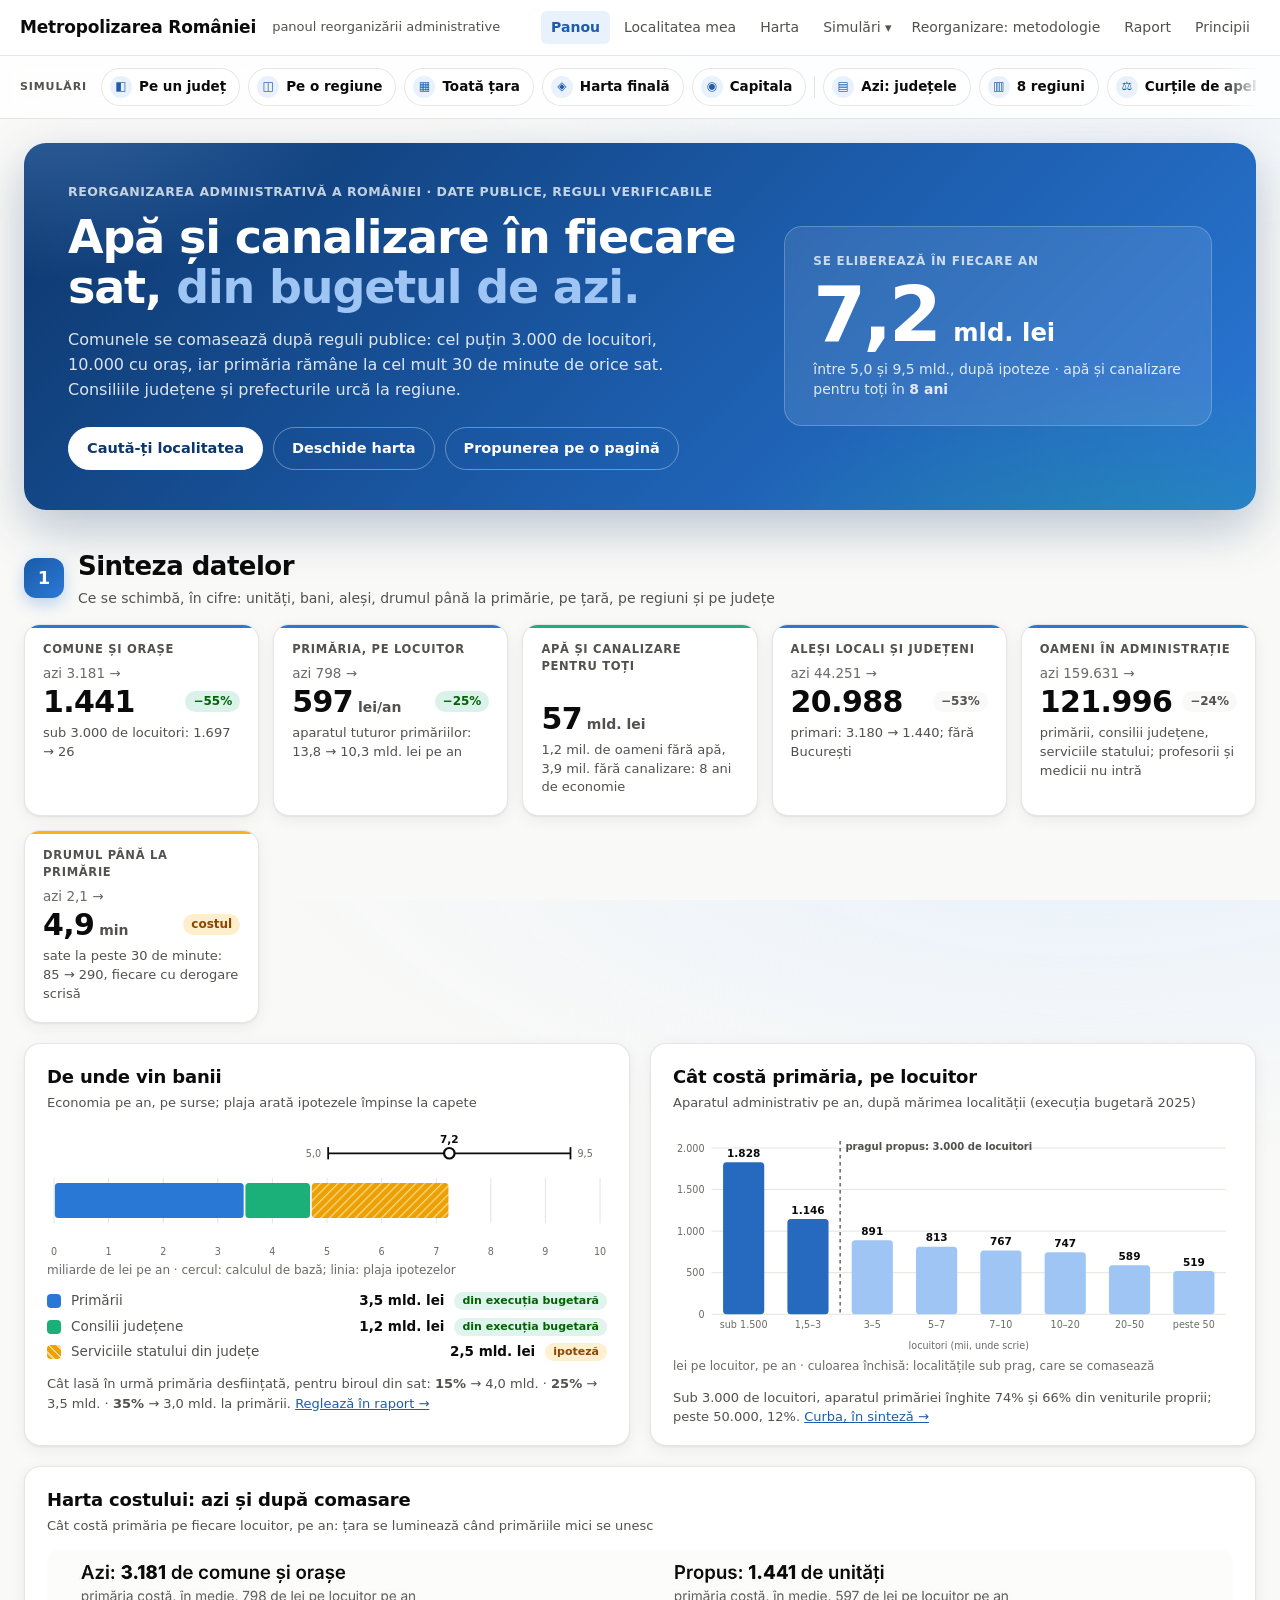
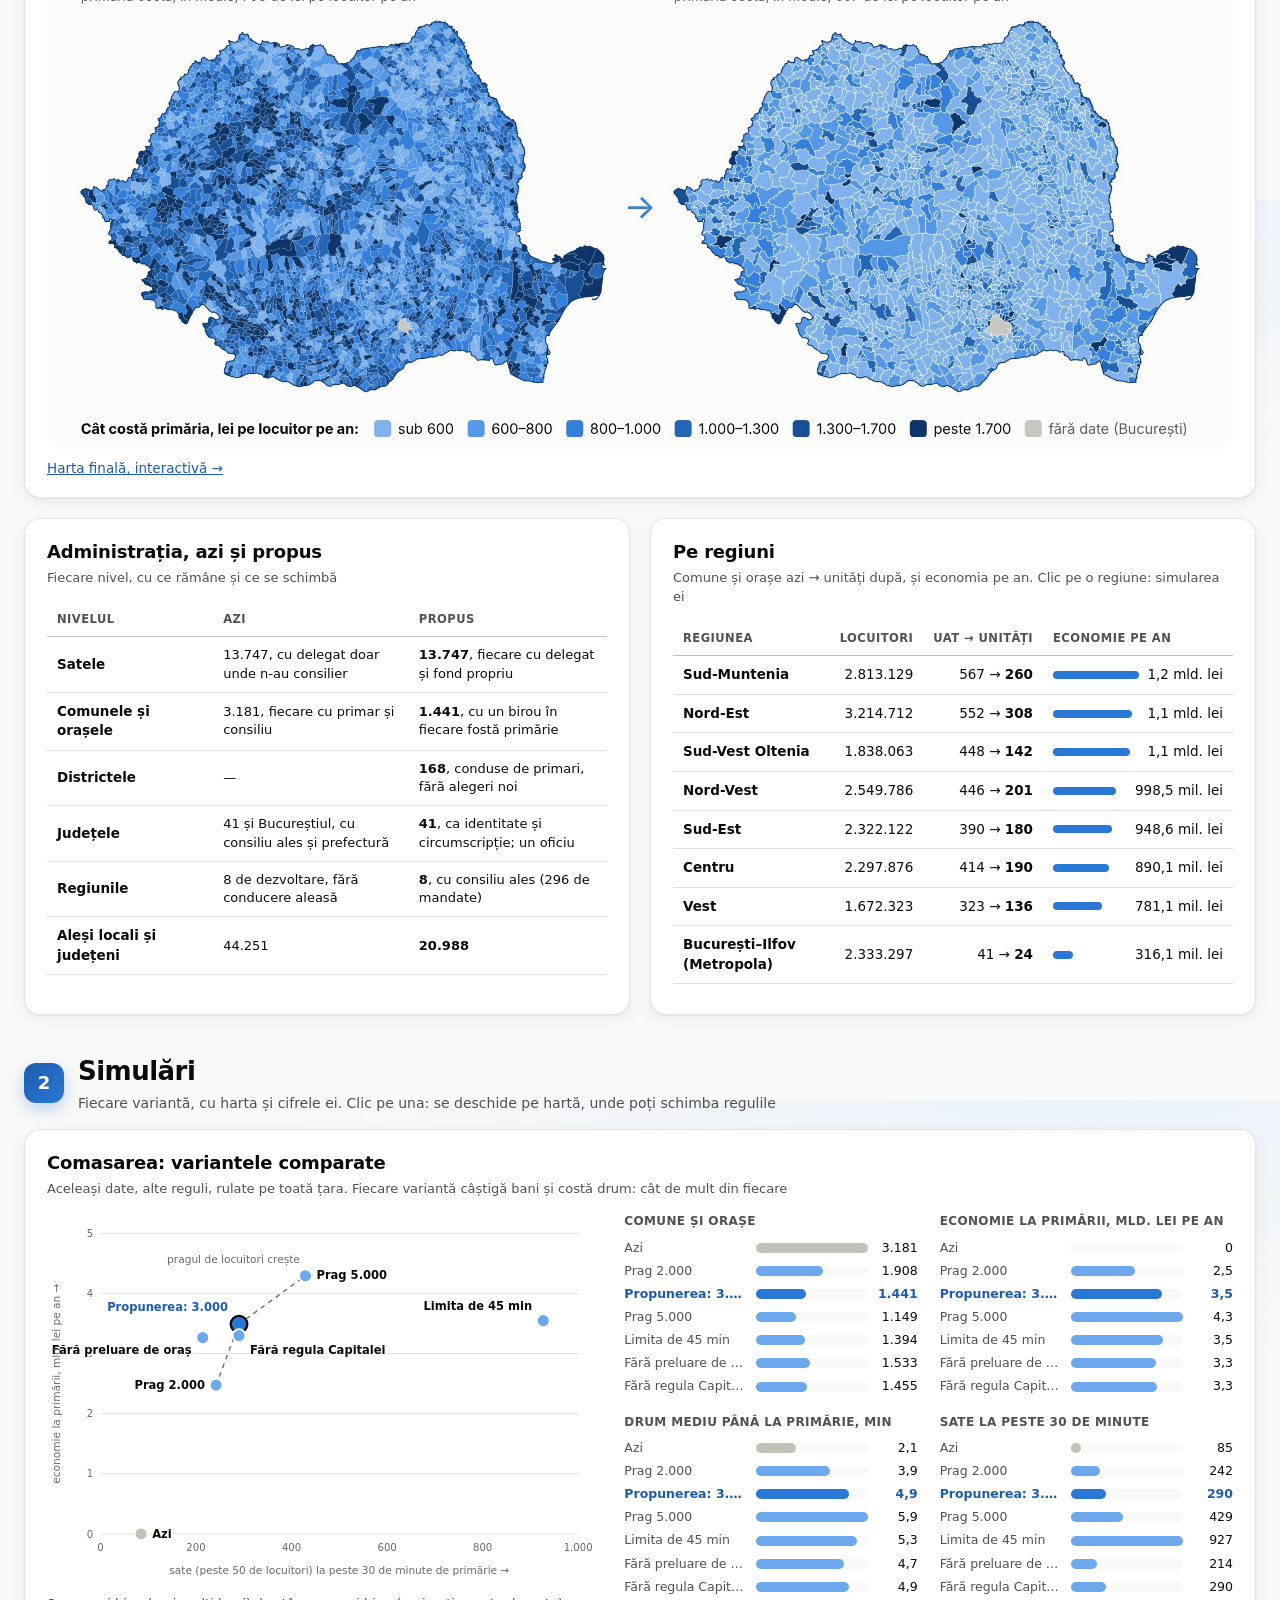
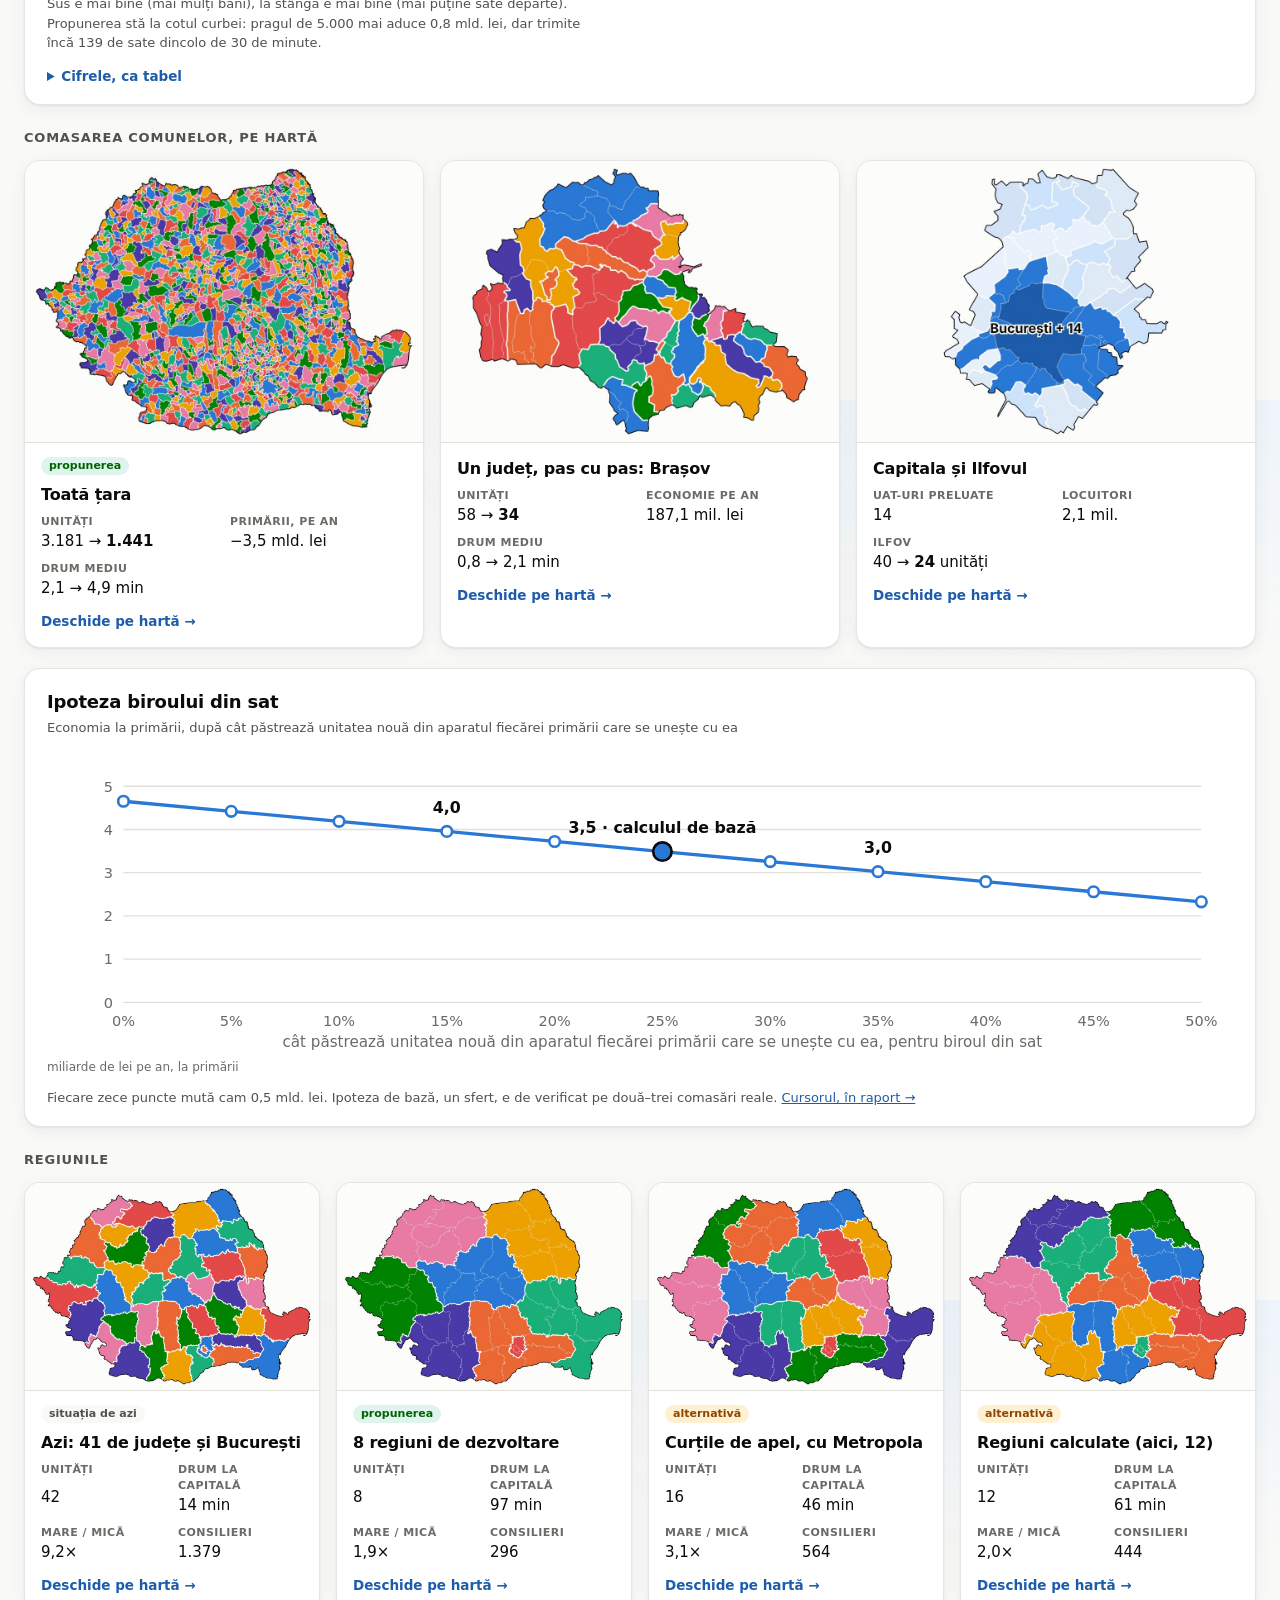
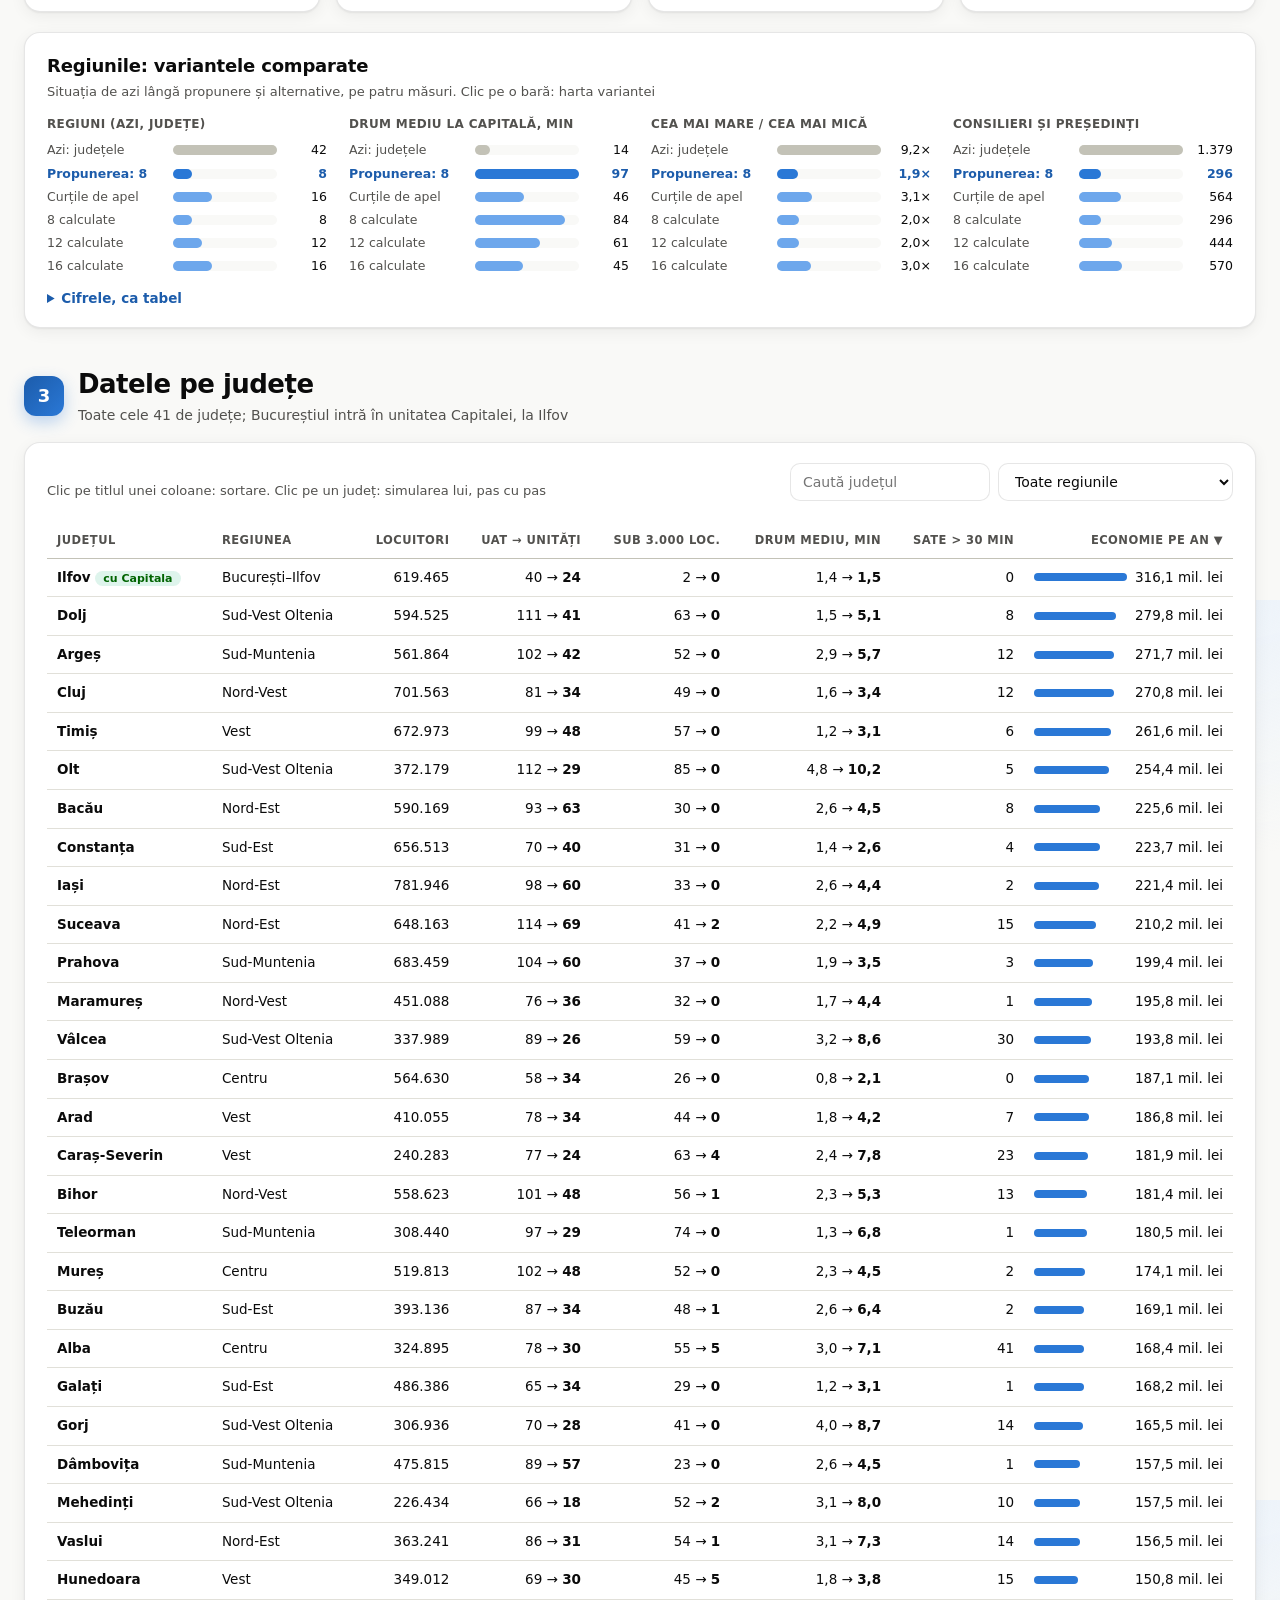
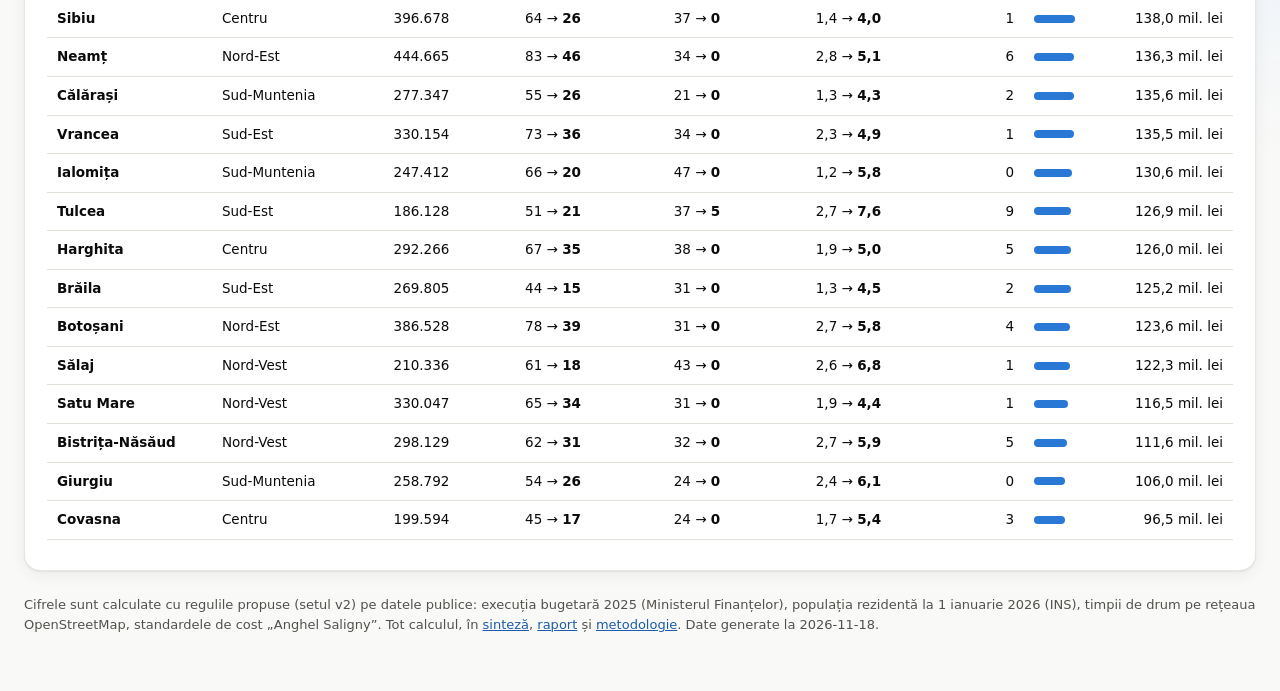
<file: index.html>
<!DOCTYPE html>
<html lang="ro">

<head>
    <meta charset="UTF-8">
    <meta name="viewport" content="width=device-width, initial-scale=1.0">
    <title>Metropolizarea României — panoul reorganizării administrative</title>
    <meta name="description" content="Reorganizarea administrativă a României, pe date publice: 3.181 de comune și orașe devin 1.441 de unități, 7,2 miliarde de lei pe an se eliberează din administrație. Simulări pe județ, pe regiune sau pe toată țara.">
    <meta name="theme-color" content="#2a78d6">
    <link rel="canonical" href="https://mihaiandreicut.github.io/metropolizarea-romaniei/">
    <link rel="icon" href="img/favicon.svg" type="image/svg+xml">
    <script>
        // legăturile vechi către hartă (index.html#judet=8, #tara, #regiuni=…) duc acum la harta.html
        (function () {
            var h = location.hash;
            if (/^#(tara|final|regiune=\d+|judet=\d+|regiuni(=[a-z-]+)?)$/.test(h)) location.replace("harta.html" + h);
        })();
    </script>

    <!-- Open Graph -->
    <meta property="og:type" content="website">
    <meta property="og:site_name" content="Metropolizarea României">
    <meta property="og:locale" content="ro_RO">
    <meta property="og:title" content="Metropolizarea României — panoul reorganizării administrative">
    <meta property="og:description" content="3.181 de comune și orașe devin 1.441, după reguli publice. 7,2 miliarde de lei pe an, mutați din administrație în apă, canalizare și drumuri.">
    <meta property="og:url" content="https://mihaiandreicut.github.io/metropolizarea-romaniei/">
    <meta property="og:image" content="https://mihaiandreicut.github.io/metropolizarea-romaniei/img/previzualizare.jpg">
    <meta property="og:image:width" content="1200">
    <meta property="og:image:height" content="630">
    <meta property="og:image:alt" content="Harta României: costul primăriei pe locuitor, azi (3.181 de comune și orașe) și după comasare (1.441 de unități)">

    <meta name="twitter:card" content="summary_large_image">
    <meta name="twitter:title" content="Metropolizarea României — panoul reorganizării administrative">
    <meta name="twitter:description" content="3.181 de comune și orașe devin 1.441, după reguli publice. 7,2 miliarde de lei pe an eliberați din administrație.">
    <meta name="twitter:image" content="https://mihaiandreicut.github.io/metropolizarea-romaniei/img/previzualizare.jpg">
    <meta name="twitter:image:alt" content="Harta României: costul primăriei pe locuitor, azi și după comasare">

    <script type="application/ld+json">
    {
        "@context": "https://schema.org",
        "@type": "WebSite",
        "name": "Metropolizarea României",
        "url": "https://mihaiandreicut.github.io/metropolizarea-romaniei/",
        "inLanguage": "ro",
        "image": "https://mihaiandreicut.github.io/metropolizarea-romaniei/img/previzualizare.jpg",
        "description": "Simulare publică a reorganizării administrative a României: comasarea comunelor, districtele și regiunile, pe date publice."
    }
    </script>
    <link rel="stylesheet" href="css/adp-tema.css">
    <script src="js/adp-meniu.js" defer></script>
</head>

<body class="pn-pagina">
    <a class="sari-la-continut" href="#continut">Sari la conținut</a>

    <header class="antet">
        <h1>Metropolizarea României</h1>
        <span class="subtitlu">panoul reorganizării administrative</span>
        <nav aria-label="Pagini">
            <a href="index.html" aria-current="page">Panou</a>
            <a href="localitatea.html">Localitatea mea</a>
            <a href="harta.html">Harta</a>
            <a href="simulari.html">Simulări</a>
            <a href="metodologie.html">Reorganizare: metodologie</a>
            <a href="raport.html">Raport</a>
            <a href="principii.html">Principii</a>
        </nav>
    </header>

    <nav class="pn-simulari" aria-label="Simulări">
        <span class="pn-simulari-eticheta">Simulări</span>
        <div class="pn-simulari-lista">
            <a class="pn-sim" href="harta.html#judet=8"><span class="pn-sim-icon" aria-hidden="true">◧</span>Pe un județ</a>
            <a class="pn-sim" href="harta.html#regiune=7"><span class="pn-sim-icon" aria-hidden="true">◫</span>Pe o regiune</a>
            <a class="pn-sim" href="harta.html#tara"><span class="pn-sim-icon" aria-hidden="true">▦</span>Toată țara</a>
            <a class="pn-sim" href="harta.html#final"><span class="pn-sim-icon" aria-hidden="true">◈</span>Harta finală</a>
            <a class="pn-sim" href="harta.html#judet=23"><span class="pn-sim-icon" aria-hidden="true">◉</span>Capitala</a>
            <span class="pn-sim-despartitor" aria-hidden="true"></span>
            <a class="pn-sim" href="harta.html#regiuni=judete"><span class="pn-sim-icon" aria-hidden="true">▤</span>Azi: județele</a>
            <a class="pn-sim" href="harta.html#regiuni=adr"><span class="pn-sim-icon" aria-hidden="true">▥</span>8 regiuni</a>
            <a class="pn-sim" href="harta.html#regiuni=curte-apel"><span class="pn-sim-icon" aria-hidden="true">⚖</span>Curțile de apel</a>
            <a class="pn-sim" href="harta.html#regiuni=calculata"><span class="pn-sim-icon" aria-hidden="true">⟳</span>Regiuni calculate</a>
            <span class="pn-sim-despartitor" aria-hidden="true"></span>
            <a class="pn-sim" href="raport.html#tablou"><span class="pn-sim-icon" aria-hidden="true">◐</span>Cât lasă primăria</a>
            <a class="pn-sim" href="localitatea.html"><span class="pn-sim-icon" aria-hidden="true">⌖</span>Localitatea mea</a>
            <a class="pn-sim pn-sim-toate" href="simulari.html">Toate simulările →</a>
        </div>
    </nav>

    <main id="continut" class="pn">
        <section class="pn-erou" aria-labelledby="pn-titlu">
            <div class="pn-erou-text">
                <p class="pn-supratitlu">Reorganizarea administrativă a României · date publice, reguli verificabile</p>
                <h2 id="pn-titlu">Apă și canalizare în fiecare sat, <span>din bugetul de azi.</span></h2>
                <p class="pn-erou-lead">Comunele se comasează după reguli publice: cel puțin 3.000 de locuitori, 10.000 cu oraș,
                    iar primăria rămâne la cel mult 30 de minute de orice sat. Consiliile județene și prefecturile urcă la regiune.</p>
                <div class="pn-erou-butoane">
                    <a class="pn-buton pn-buton-plin" href="localitatea.html">Caută-ți localitatea</a>
                    <a class="pn-buton" href="harta.html">Deschide harta</a>
                    <a class="pn-buton" href="sinteza.html">Propunerea pe o pagină</a>
                </div>
            </div>
            <div class="pn-erou-cifra" id="pn-erou-cifra" aria-live="polite">
                <span class="pn-erou-eticheta">Se eliberează în fiecare an</span>
                <strong>—</strong>
                <span class="pn-erou-nota">se încarcă datele…</span>
            </div>
        </section>

        <header class="pn-zona" id="sinteza">
            <span class="pn-zona-numar">1</span>
            <div>
                <h2>Sinteza datelor</h2>
                <p>Ce se schimbă, în cifre: unități, bani, aleși, drumul până la primărie, pe țară, pe regiuni și pe județe</p>
            </div>
        </header>

        <section class="pn-kpi" id="pn-kpi" aria-label="Cifrele de bază"></section>

        <div class="pn-grila">
            <section class="pn-card" aria-labelledby="pn-bani-titlu">
                <header class="pn-card-cap">
                    <h3 id="pn-bani-titlu">De unde vin banii</h3>
                    <p>Economia pe an, pe surse; plaja arată ipotezele împinse la capete</p>
                </header>
                <div id="pn-bani" class="pn-grafic"></div>
            </section>
            <section class="pn-card" aria-labelledby="pn-curba-titlu">
                <header class="pn-card-cap">
                    <h3 id="pn-curba-titlu">Cât costă primăria, pe locuitor</h3>
                    <p>Aparatul administrativ pe an, după mărimea localității (execuția bugetară 2025)</p>
                </header>
                <div id="pn-curba" class="pn-grafic"></div>
            </section>
        </div>

        <section class="pn-card pn-harta" aria-labelledby="pn-harta-titlu">
            <header class="pn-card-cap">
                <h3 id="pn-harta-titlu">Harta costului: azi și după comasare</h3>
                <p>Cât costă primăria pe fiecare locuitor, pe an: țara se luminează când primăriile mici se unesc</p>
            </header>
            <figure>
                <img src="img/harta-cost.jpg" width="1400" height="590" loading="lazy"
                    alt="Două hărți ale României. Azi, 3.181 de comune și orașe, cu primăria la 798 de lei pe locuitor în medie; propus, 1.441 de unități, la 597 de lei. Harta propusă e mult mai deschisă la culoare.">
            </figure>
            <p class="pn-card-subsol"><a href="harta.html#final">Harta finală, interactivă →</a></p>
        </section>

        <div class="pn-grila">
            <section class="pn-card" aria-labelledby="pn-structura-titlu">
                <header class="pn-card-cap">
                    <h3 id="pn-structura-titlu">Administrația, azi și propus</h3>
                    <p>Fiecare nivel, cu ce rămâne și ce se schimbă</p>
                </header>
                <div id="pn-structura"></div>
            </section>
            <section class="pn-card" aria-labelledby="pn-regiuni-titlu">
                <header class="pn-card-cap">
                    <h3 id="pn-regiuni-titlu">Pe regiuni</h3>
                    <p>Comune și orașe azi → unități după, și economia pe an. Clic pe o regiune: simularea ei</p>
                </header>
                <div id="pn-regiuni"></div>
            </section>
        </div>

        <header class="pn-zona" id="simulari">
            <span class="pn-zona-numar">2</span>
            <div>
                <h2>Simulări</h2>
                <p>Fiecare variantă, cu harta și cifrele ei. Clic pe una: se deschide pe hartă, unde poți schimba regulile</p>
            </div>
        </header>

        <section class="pn-card" aria-labelledby="pn-comp-titlu">
            <header class="pn-card-cap">
                <h3 id="pn-comp-titlu">Comasarea: variantele comparate</h3>
                <p>Aceleași date, alte reguli, rulate pe toată țara. Fiecare variantă câștigă bani și costă drum: cât de mult din fiecare</p>
            </header>
            <div class="pn-comp">
                <div id="pn-comp-punct" class="pn-grafic"></div>
                <div id="pn-comp-multipli" class="pn-multipli"></div>
            </div>
            <details class="pn-tabel-ascuns"><summary>Cifrele, ca tabel</summary><div id="pn-comp-tabel"></div></details>
        </section>

        <section aria-labelledby="pn-sim-comasare-titlu">
            <h3 class="pn-subzona" id="pn-sim-comasare-titlu">Comasarea comunelor, pe hartă</h3>
            <div class="pn-sim-grila pn-sim-grila-3" id="pn-sim-comasare"></div>
        </section>

        <section class="pn-card" aria-labelledby="pn-cota-titlu">
            <header class="pn-card-cap">
                <h3 id="pn-cota-titlu">Ipoteza biroului din sat</h3>
                <p>Economia la primării, după cât păstrează unitatea nouă din aparatul fiecărei primării care se unește cu ea</p>
            </header>
            <div id="pn-cota" class="pn-grafic"></div>
        </section>

        <section aria-labelledby="pn-sim-regiuni-titlu">
            <h3 class="pn-subzona" id="pn-sim-regiuni-titlu">Regiunile</h3>
            <div class="pn-sim-grila" id="pn-sim-regiuni"></div>
        </section>

        <section class="pn-card" aria-labelledby="pn-variante-titlu">
            <header class="pn-card-cap">
                <h3 id="pn-variante-titlu">Regiunile: variantele comparate</h3>
                <p>Situația de azi lângă propunere și alternative, pe patru măsuri. Clic pe o bară: harta variantei</p>
            </header>
            <div id="pn-reg-multipli" class="pn-multipli pn-multipli-4"></div>
            <details class="pn-tabel-ascuns"><summary>Cifrele, ca tabel</summary><div id="pn-variante"></div></details>
        </section>

        <header class="pn-zona" id="judete">
            <span class="pn-zona-numar">3</span>
            <div>
                <h2>Datele pe județe</h2>
                <p>Toate cele 41 de județe; Bucureștiul intră în unitatea Capitalei, la Ilfov</p>
            </div>
        </header>

        <section class="pn-card" aria-label="Tabelul județelor">
            <header class="pn-card-cap pn-card-cap-rand">
                <p>Clic pe titlul unei coloane: sortare. Clic pe un județ: simularea lui, pas cu pas</p>
                <div class="pn-filtre">
                    <input id="pn-cauta" type="search" placeholder="Caută județul" aria-label="Caută județul" autocomplete="off">
                    <select id="pn-regiune" aria-label="Regiunea"><option value="">Toate regiunile</option></select>
                </div>
            </header>
            <div id="pn-judete" class="tabel-derulant"></div>
        </section>

        <p class="pn-subsol" id="pn-subsol">Cifrele sunt calculate cu regulile propuse (setul v2) pe datele publice:
            execuția bugetară 2025 (Ministerul Finanțelor), populația rezidentă la 1 ianuarie 2026 (INS), timpii de drum pe
            rețeaua OpenStreetMap, standardele de cost „Anghel Saligny”. Tot calculul, în <a href="sinteza.html">sinteză</a>,
            <a href="raport.html">raport</a> și <a href="metodologie.html">metodologie</a>.</p>
    </main>

    <div id="pn-tooltip" class="pn-tooltip" role="tooltip" hidden></div>
    <script src="js/adp-panou.js"></script>
</body>

</html>
</file>
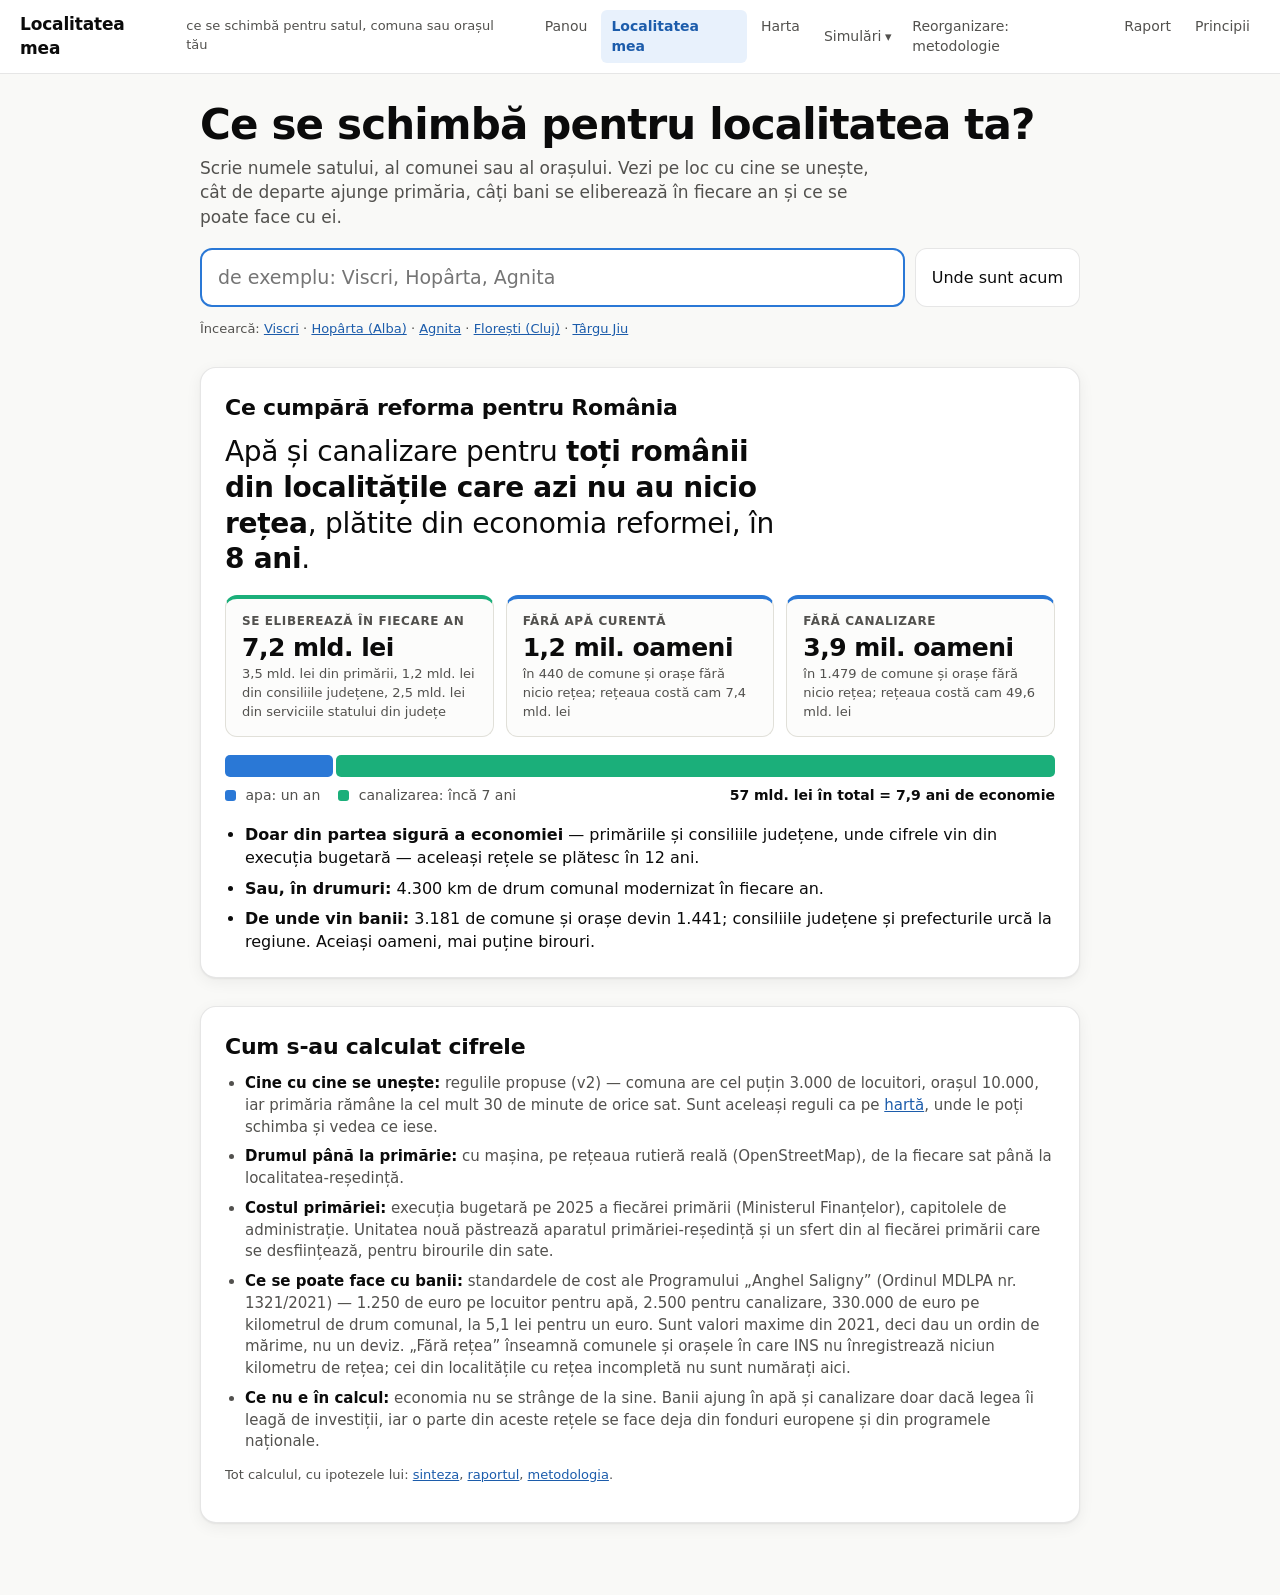
<file: localitatea.html>
<!DOCTYPE html>
<html lang="ro">

<head>
    <meta charset="UTF-8">
    <meta name="viewport" content="width=device-width, initial-scale=1.0">
    <title>Localitatea mea — ce se schimbă pentru satul, comuna sau orașul tău</title>
    <meta name="description" content="Caută-ți satul, comuna sau orașul și vezi pe loc ce se schimbă: cu cine se unește, cât de departe e primăria, câți bani se eliberează și ce se poate face cu ei.">
    <meta name="theme-color" content="#2a78d6">
    <link rel="canonical" href="https://mihaiandreicut.github.io/metropolizarea-romaniei/localitatea.html">
    <link rel="icon" href="img/favicon.svg" type="image/svg+xml">

    <!-- Open Graph -->
    <meta property="og:type" content="website">
    <meta property="og:site_name" content="Metropolizarea României">
    <meta property="og:locale" content="ro_RO">
    <meta property="og:title" content="Localitatea mea — ce se schimbă pentru satul tău">
    <meta property="og:description" content="Cu cine se unește comuna ta, cât de departe e primăria, câți bani se eliberează și ce se poate face cu ei: apă, canalizare, drumuri.">
    <meta property="og:url" content="https://mihaiandreicut.github.io/metropolizarea-romaniei/localitatea.html">
    <meta property="og:image" content="https://mihaiandreicut.github.io/metropolizarea-romaniei/img/previzualizare.jpg">
    <meta property="og:image:width" content="1200">
    <meta property="og:image:height" content="630">
    <meta property="og:image:alt" content="Harta României: costul primăriei pe locuitor, azi (3.181 de comune și orașe) și după comasare (1.441 de unități)">

    <meta name="twitter:card" content="summary_large_image">
    <meta name="twitter:title" content="Localitatea mea — ce se schimbă pentru satul tău">
    <meta name="twitter:description" content="Caută-ți localitatea și vezi pe loc ce se schimbă și ce se poate face cu banii eliberați.">
    <meta name="twitter:image" content="https://mihaiandreicut.github.io/metropolizarea-romaniei/img/previzualizare.jpg">
    <meta name="twitter:image:alt" content="Harta României: costul primăriei pe locuitor, azi (3.181 de comune și orașe) și după comasare (1.441 de unități)">

    <script type="application/ld+json">
    {
        "@context": "https://schema.org",
        "@type": "WebPage",
        "name": "Localitatea mea — ce se schimbă pentru satul, comuna sau orașul tău",
        "url": "https://mihaiandreicut.github.io/metropolizarea-romaniei/localitatea.html",
        "inLanguage": "ro",
        "image": "https://mihaiandreicut.github.io/metropolizarea-romaniei/img/previzualizare.jpg",
        "dateModified": "2026-11-12",
        "isPartOf": {
            "@type": "WebSite",
            "name": "Metropolizarea României",
            "url": "https://mihaiandreicut.github.io/metropolizarea-romaniei/",
            "inLanguage": "ro"
        }
    }
    </script>
    <link rel="stylesheet" href="css/adp-tema.css">
    <script src="js/adp-meniu.js" defer></script>
</head>

<body>
    <a class="sari-la-continut" href="#continut">Sari la conținut</a>
    <header class="antet">
        <h1>Localitatea mea</h1>
        <span class="subtitlu">ce se schimbă pentru satul, comuna sau orașul tău</span>
        <nav aria-label="Pagini">
            <a href="index.html">Panou</a>
            <a href="localitatea.html" aria-current="page">Localitatea mea</a>
            <a href="harta.html">Harta</a>
            <a href="simulari.html">Simulări</a>
            <a href="metodologie.html">Reorganizare: metodologie</a>
            <a href="raport.html">Raport</a>
            <a href="principii.html">Principii</a>
        </nav>
    </header>

    <main id="continut" class="loc-pagina">
        <section class="loc-erou" aria-labelledby="loc-titlu">
            <h2 id="loc-titlu">Ce se schimbă pentru localitatea ta?</h2>
            <p class="loc-intro">Scrie numele satului, al comunei sau al orașului. Vezi pe loc cu cine se unește, cât de
                departe ajunge primăria, câți bani se eliberează în fiecare an și ce se poate face cu ei.</p>
            <div class="loc-cautare">
                <div class="loc-camp">
                    <input id="loc-q" type="search" autocomplete="off" spellcheck="false" enterkeyhint="search"
                        placeholder="de exemplu: Viscri, Hopârta, Agnita" aria-label="Caută o localitate"
                        role="combobox" aria-expanded="false" aria-controls="loc-sugestii" aria-autocomplete="list">
                    <ul id="loc-sugestii" class="loc-sugestii" role="listbox" hidden></ul>
                </div>
                <button id="loc-aici" class="buton" type="button">Unde sunt acum</button>
            </div>
            <p id="loc-stare" class="nota" role="status" aria-live="polite">Se încarcă localitățile…</p>
            <p class="loc-exemple nota">Încearcă:
                <a href="#sat=40759">Viscri</a> ·
                <a href="#uat=4703">Hopârta (Alba)</a> ·
                <a href="#uat=143682">Agnita</a> ·
                <a href="#uat=57706">Florești (Cluj)</a> ·
                <a href="#uat=77812">Târgu Jiu</a></p>
        </section>

        <section id="loc-fisa" class="loc-fisa" aria-live="polite" hidden></section>

        <section id="loc-tara" class="loc-tara" aria-labelledby="loc-tara-titlu">
            <h2 id="loc-tara-titlu">Ce cumpără reforma pentru România</h2>
            <div id="loc-tara-cifre"><p class="nota">Se calculează…</p></div>
        </section>

        <section class="loc-note">
            <h2>Cum s-au calculat cifrele</h2>
            <ul>
                <li><b>Cine cu cine se unește:</b> regulile propuse (v2) — comuna are cel puțin 3.000 de locuitori, orașul
                    10.000, iar primăria rămâne la cel mult 30 de minute de orice sat. Sunt aceleași reguli ca pe
                    <a href="harta.html">hartă</a>, unde le poți schimba și vedea ce iese.</li>
                <li><b>Drumul până la primărie:</b> cu mașina, pe rețeaua rutieră reală (OpenStreetMap), de la fiecare sat
                    până la localitatea-reședință.</li>
                <li><b>Costul primăriei:</b> execuția bugetară pe 2025 a fiecărei primării (Ministerul Finanțelor), capitolele
                    de administrație. Unitatea nouă păstrează aparatul primăriei-reședință și un sfert din al fiecărei
                    primării care se desființează, pentru birourile din sate.</li>
                <li><b>Ce se poate face cu banii:</b> standardele de cost ale Programului „Anghel Saligny”
                    (Ordinul MDLPA nr. 1321/2021) — <span id="loc-standarde"></span>. Sunt valori maxime din 2021, deci dau
                    un ordin de mărime, nu un deviz. „Fără rețea” înseamnă comunele și orașele în care INS nu înregistrează
                    niciun kilometru de rețea; cei din localitățile cu rețea incompletă nu sunt numărați aici.</li>
                <li><b>Ce nu e în calcul:</b> economia nu se strânge de la sine. Banii ajung în apă și canalizare doar
                    dacă legea îi leagă de investiții, iar o parte din aceste rețele se face deja din fonduri europene
                    și din programele naționale.</li>
            </ul>
            <p class="nota">Tot calculul, cu ipotezele lui: <a href="sinteza.html">sinteza</a>,
                <a href="raport.html">raportul</a>, <a href="metodologie.html">metodologia</a>.</p>
        </section>
    </main>

    <script src="js/adp-localitatea.js"></script>
</body>

</html>
</file>
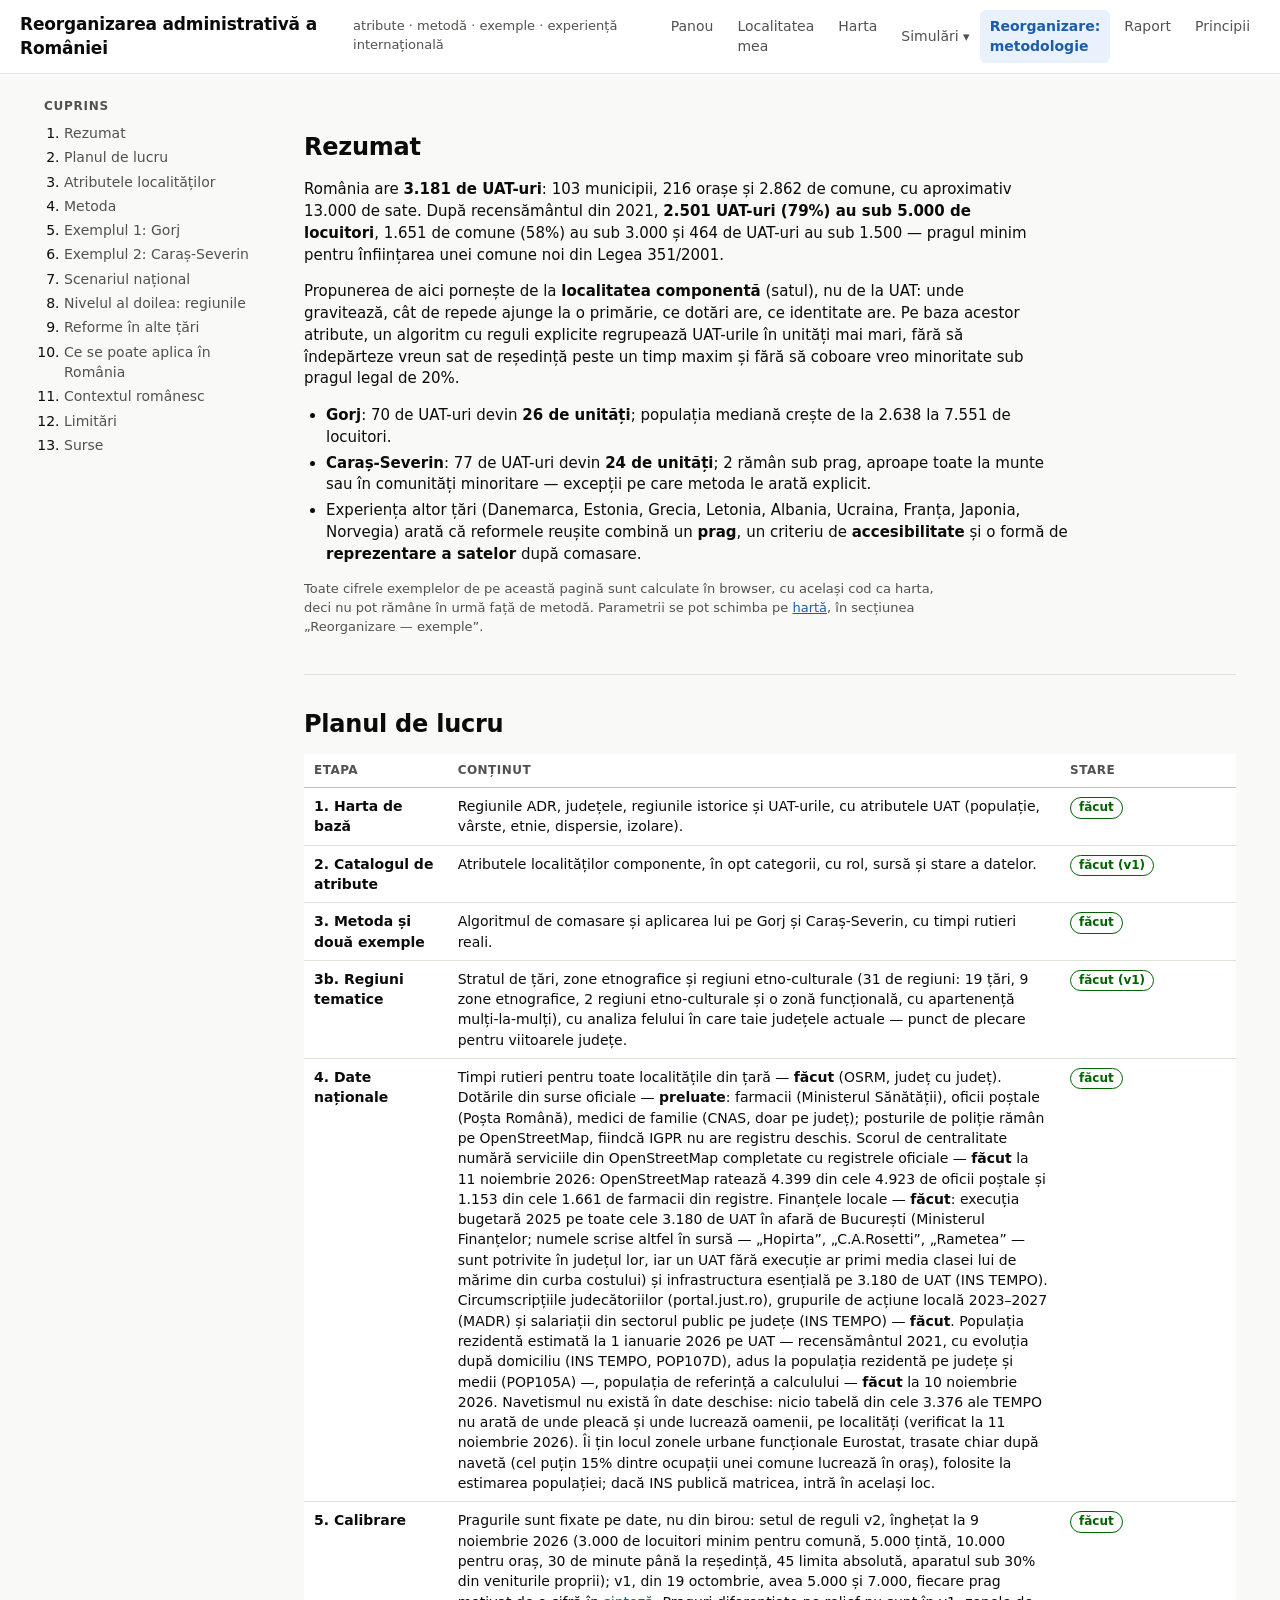
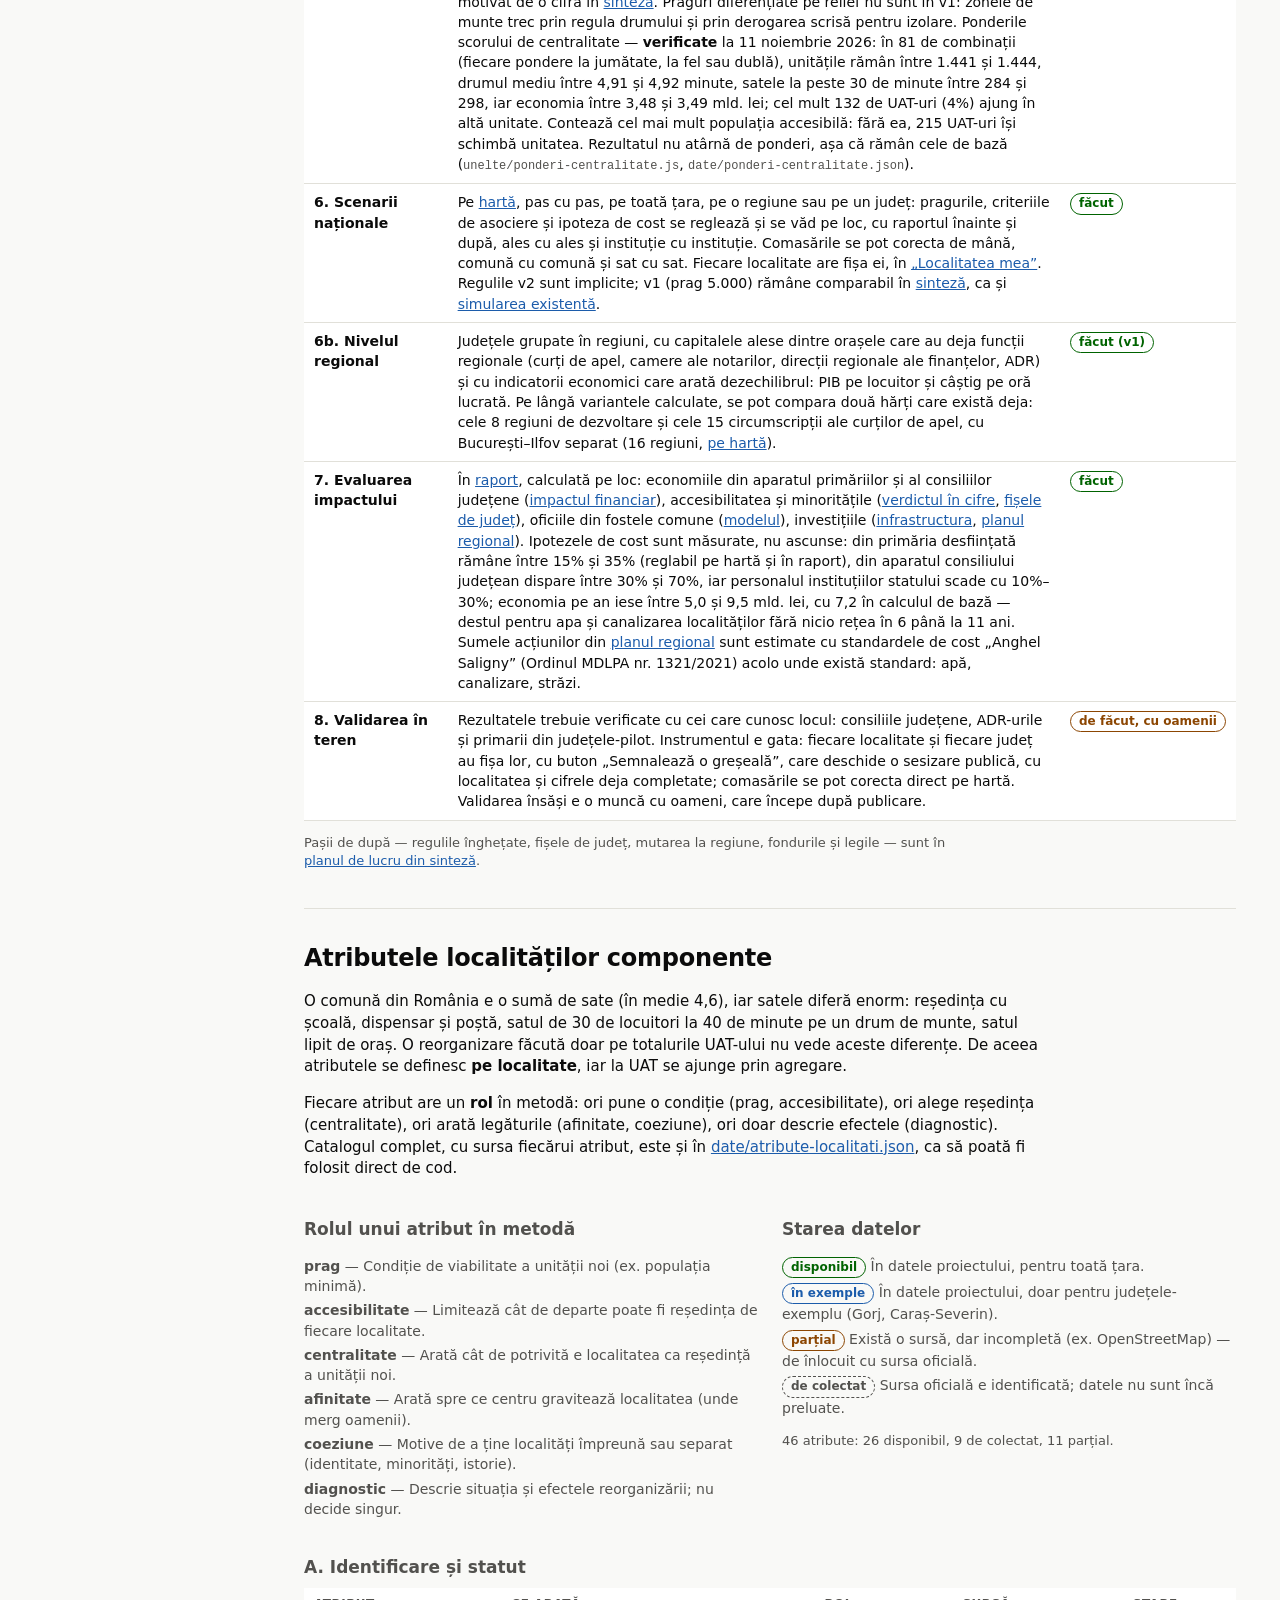
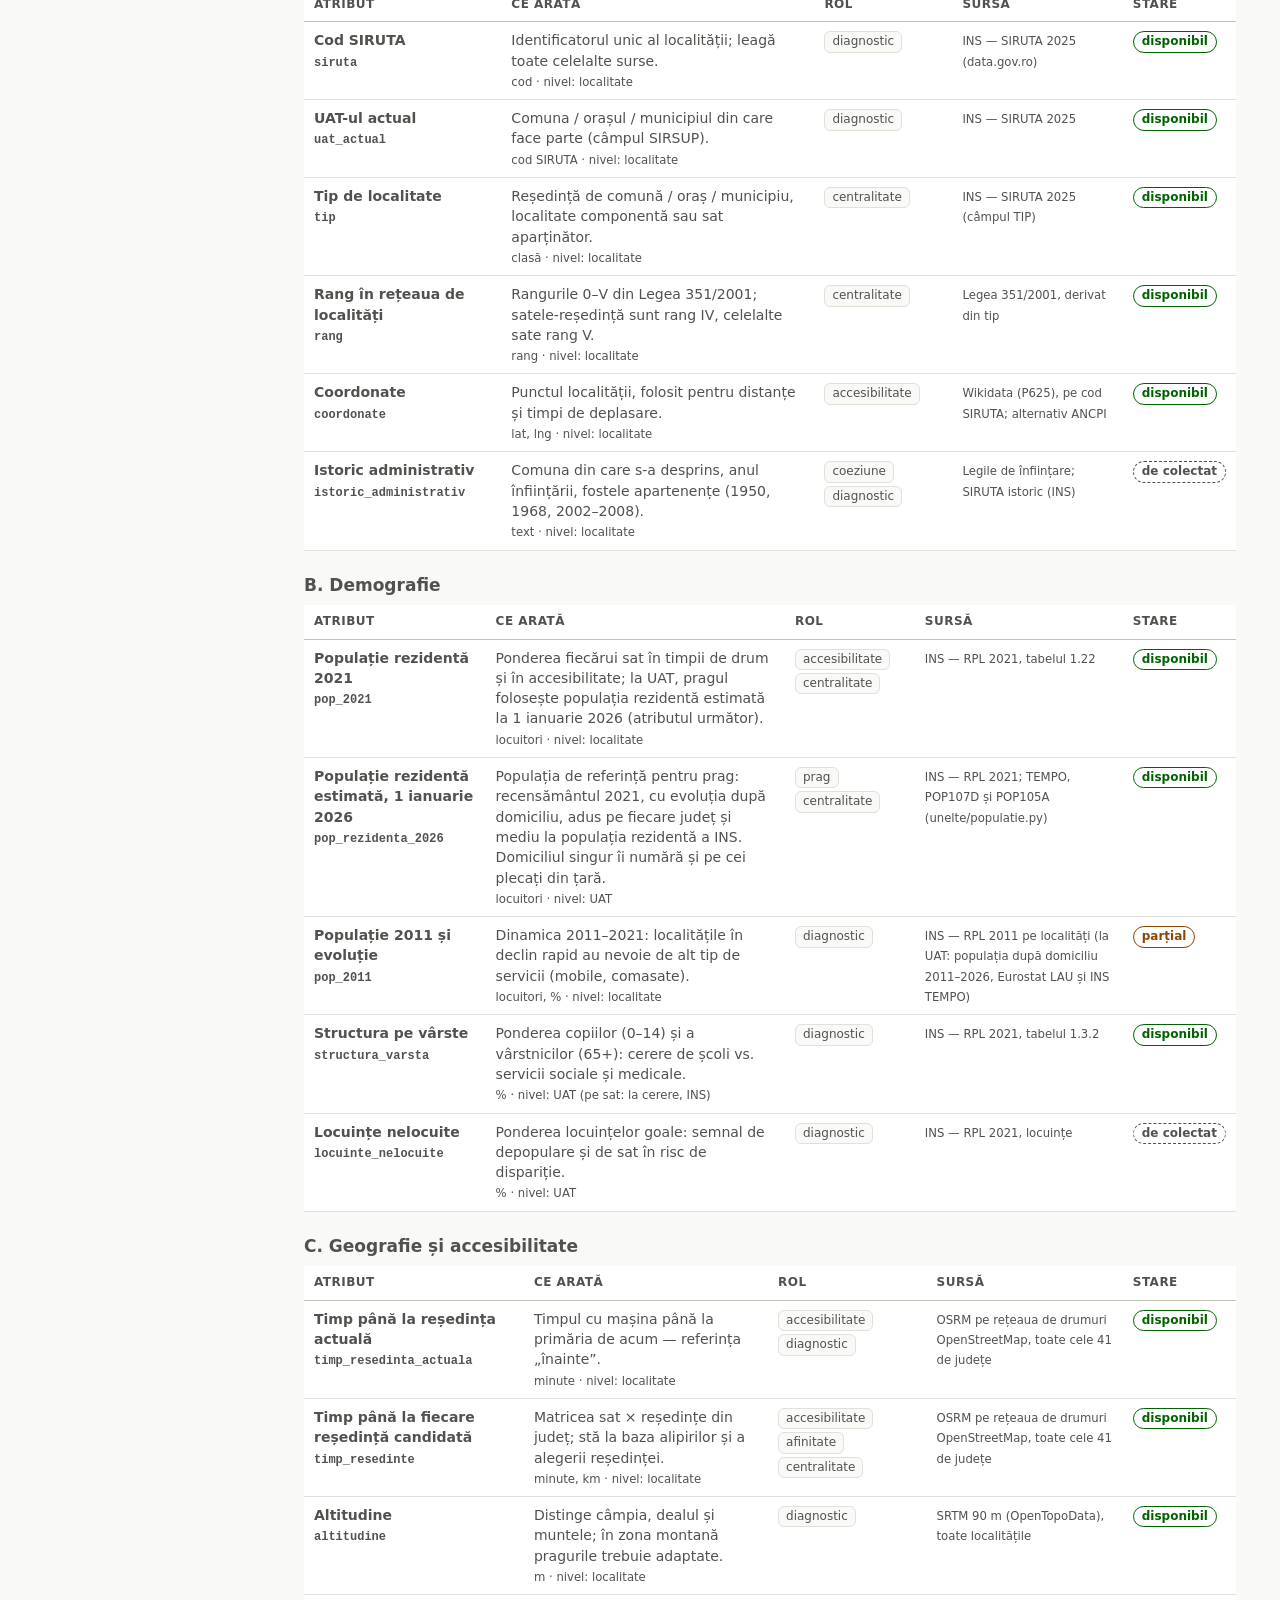
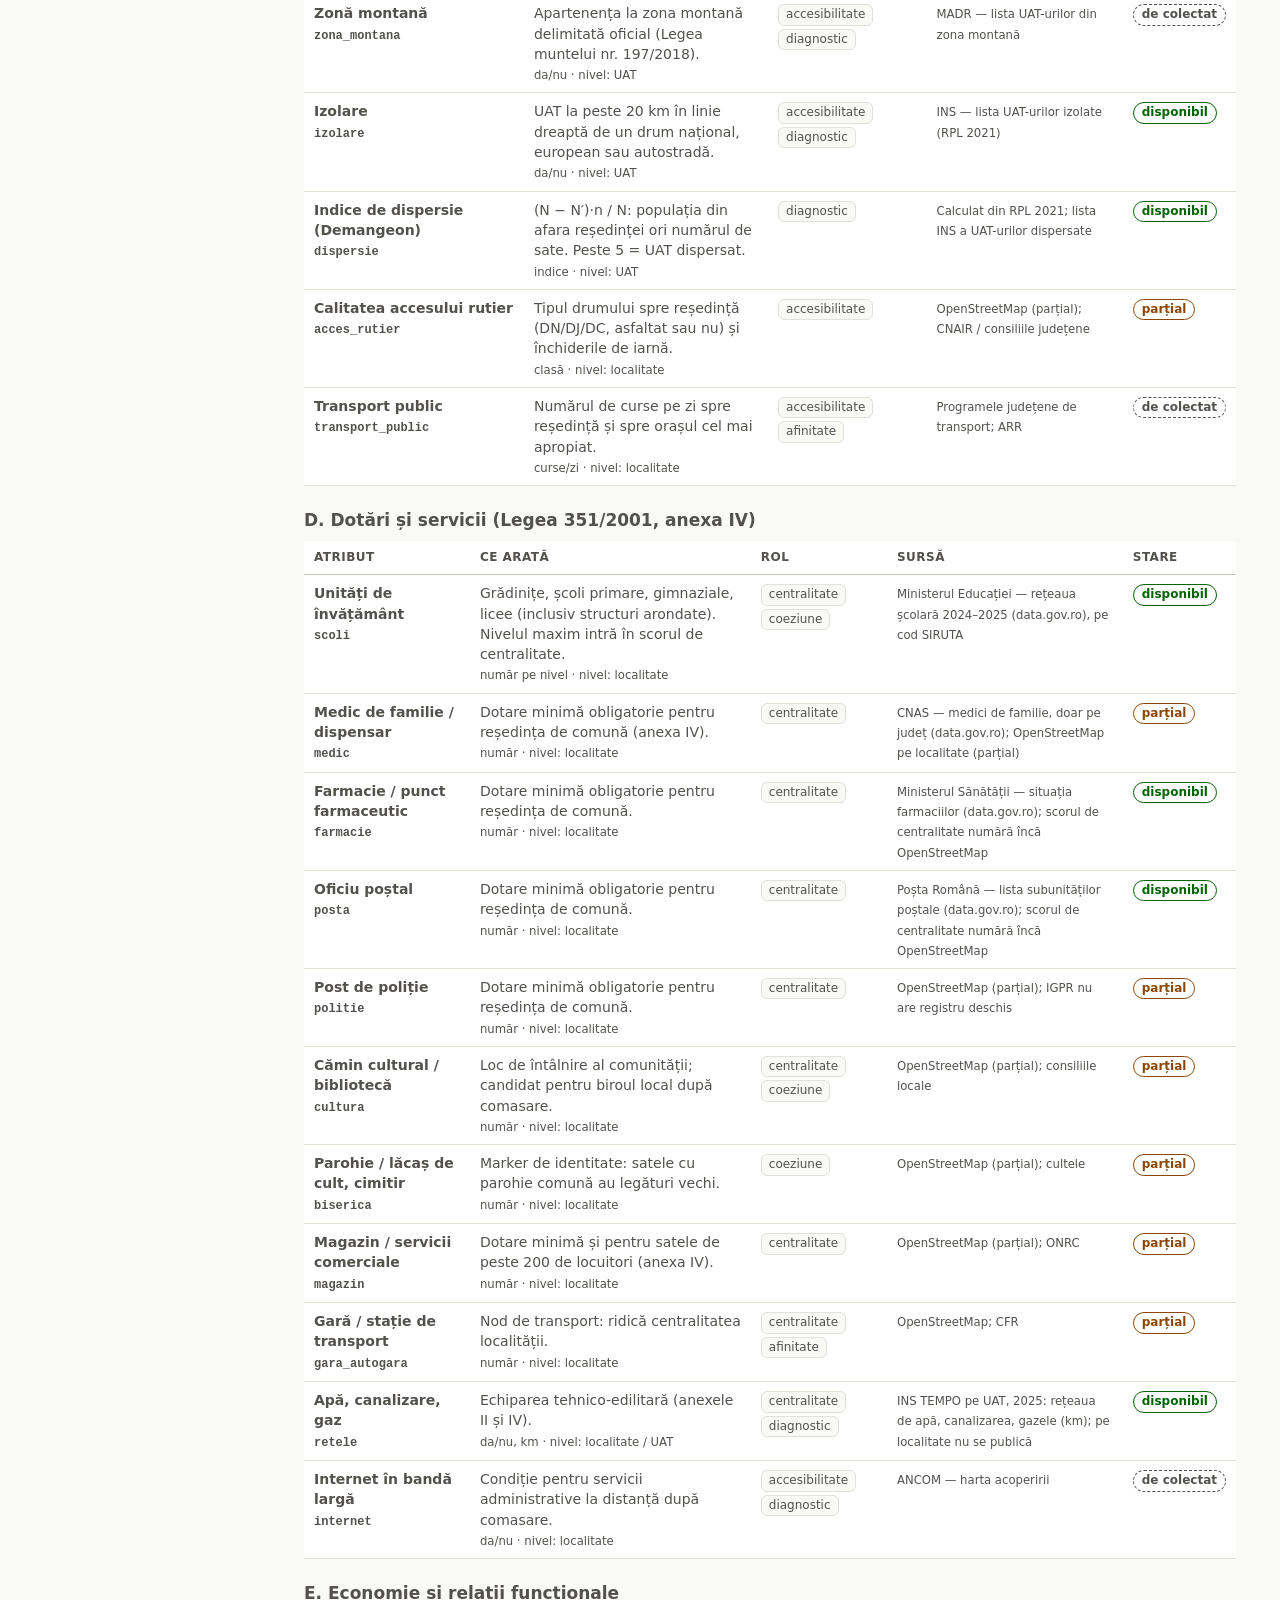
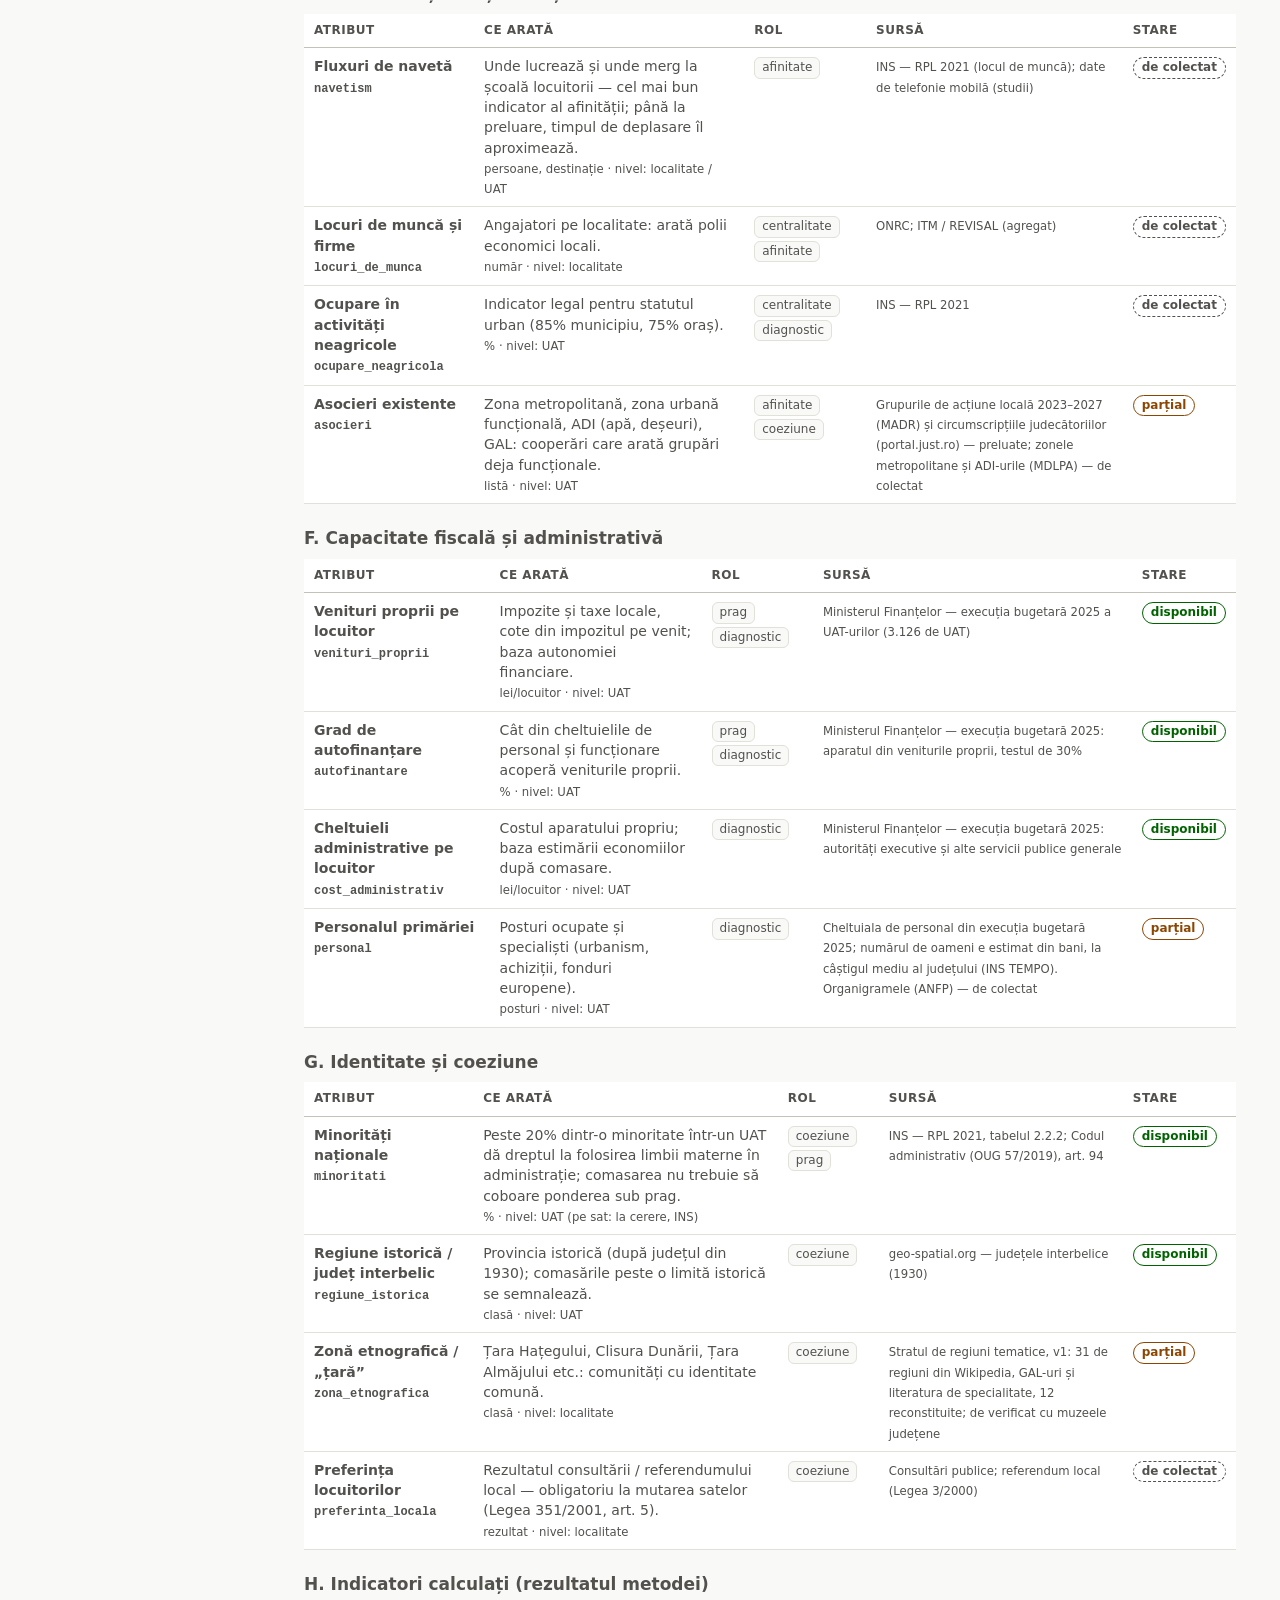
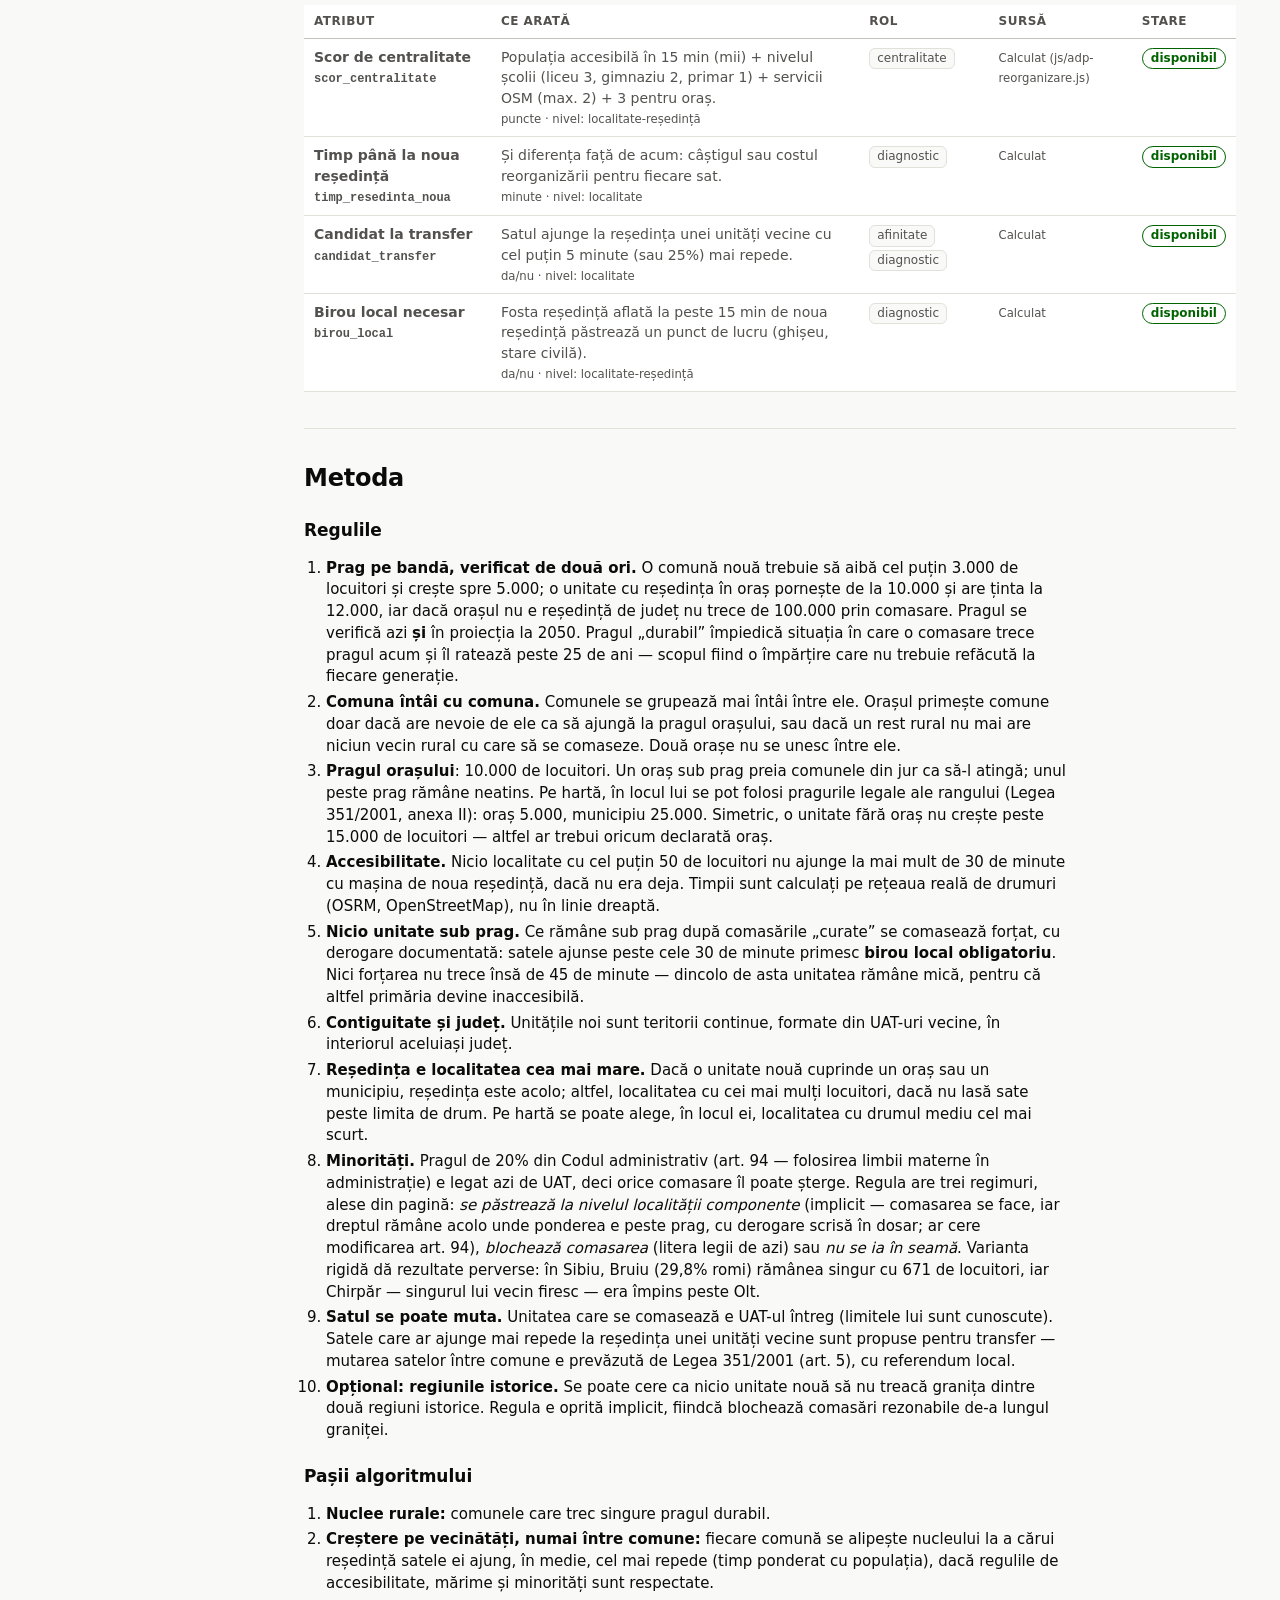
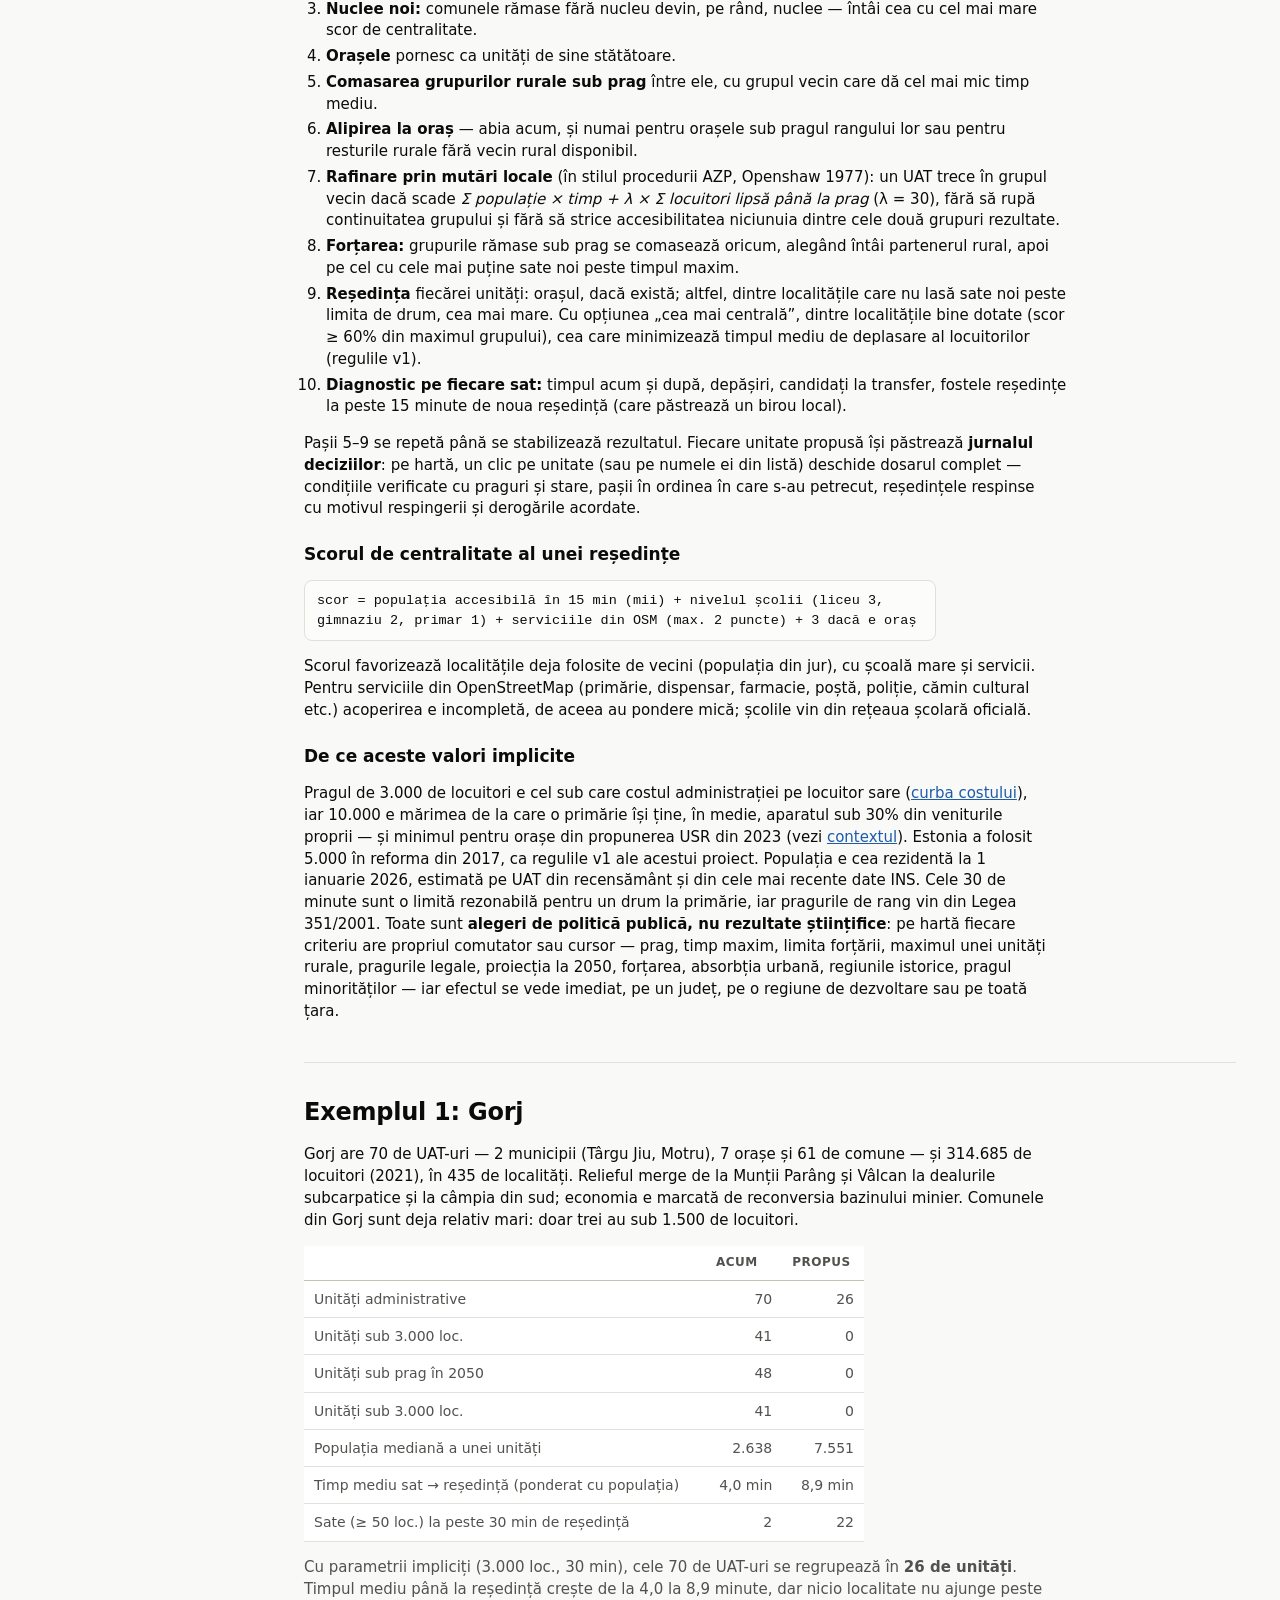
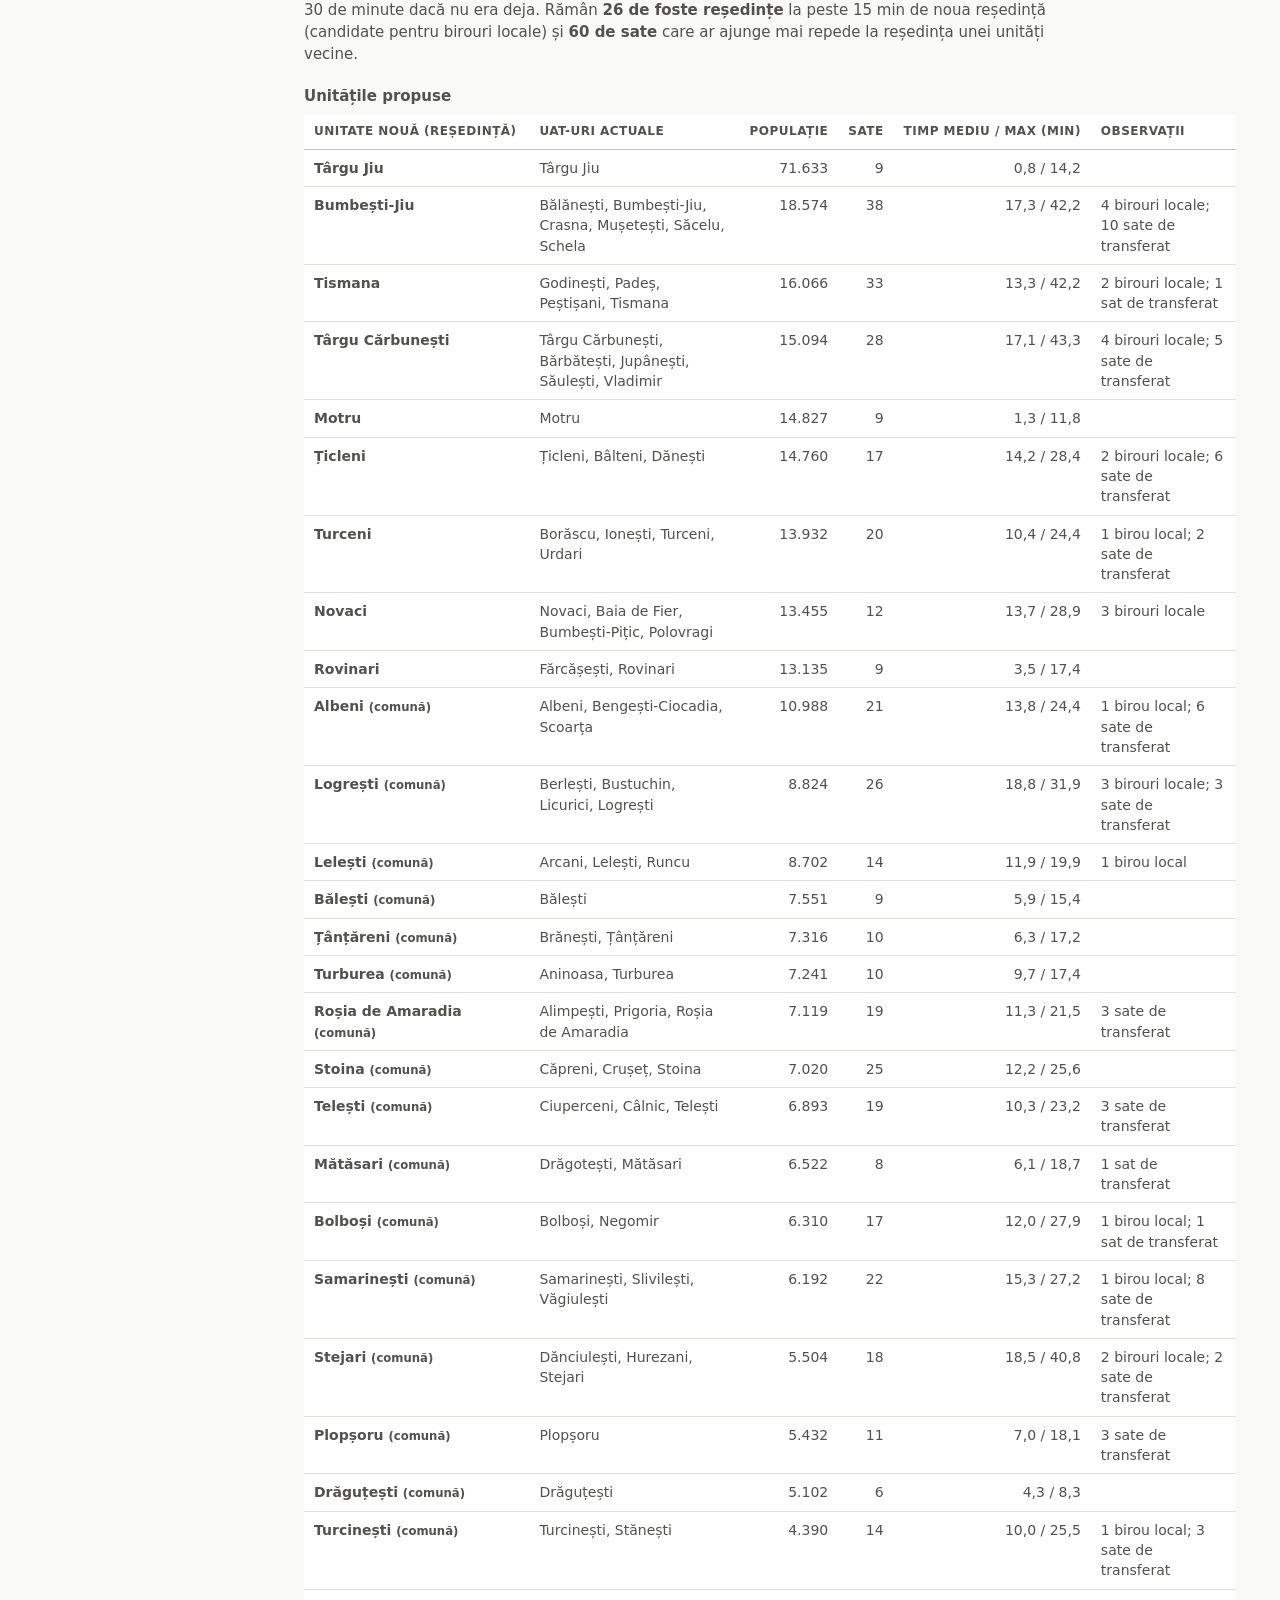
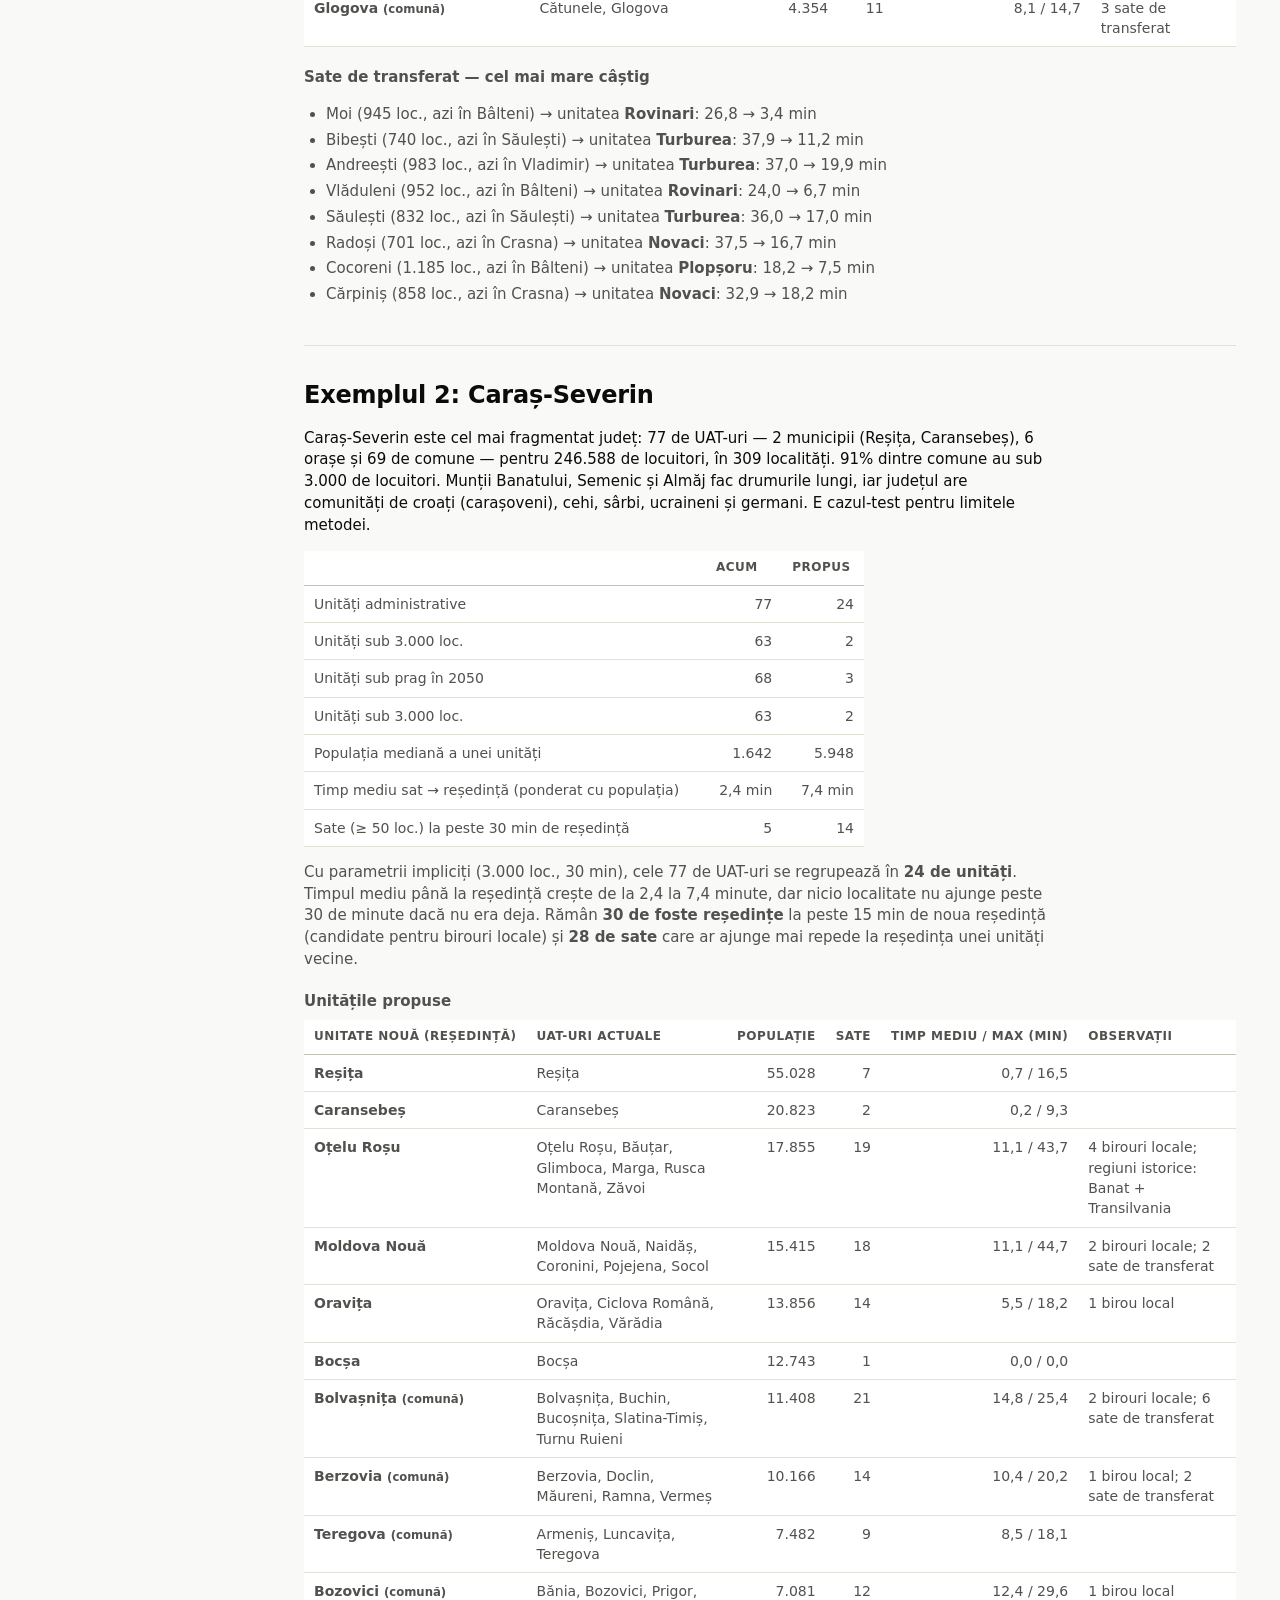
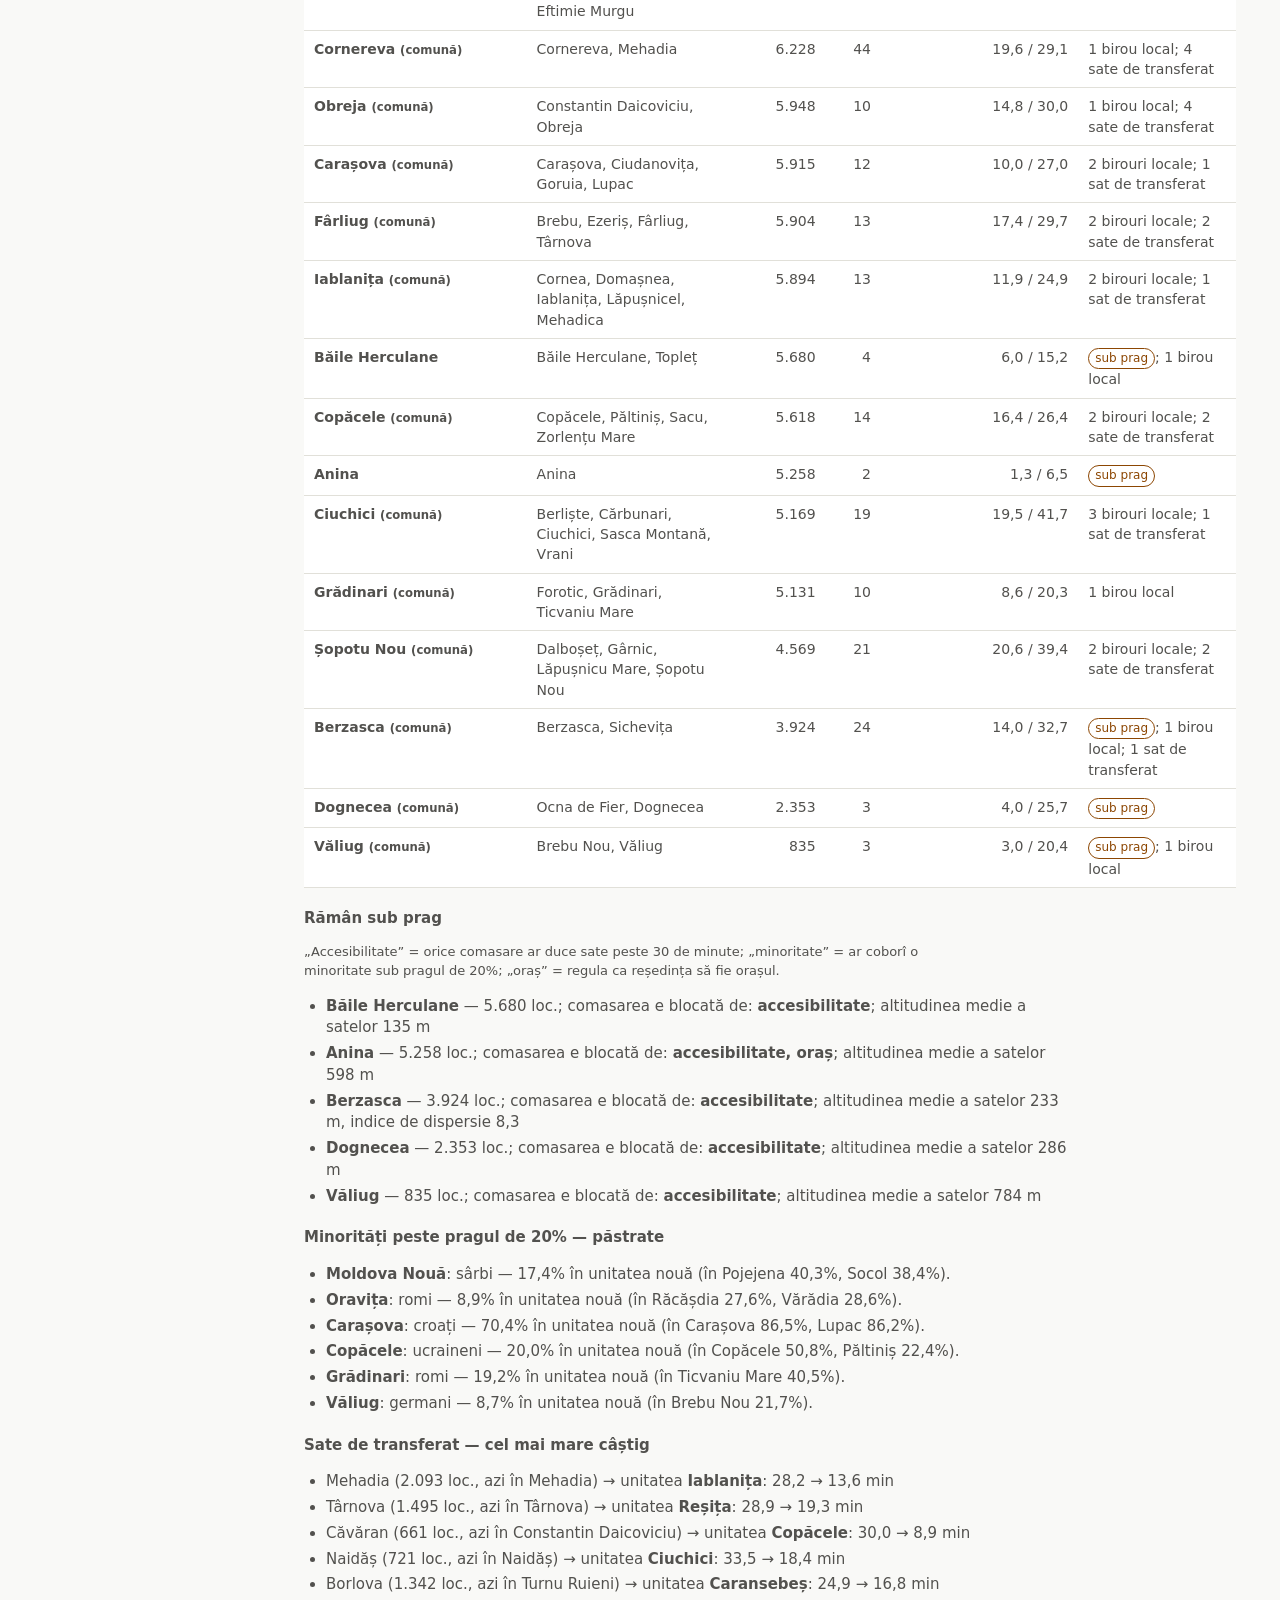
<file: metodologie.html>
<!DOCTYPE html>
<html lang="ro">

<head>
    <meta charset="UTF-8">
    <meta name="viewport" content="width=device-width, initial-scale=1.0">
    <title>Reorganizarea administrativă a României — atribute, metodă, exemple</title>
    <meta name="description" content="Setul de atribute ale localităților componente, metoda de comasare a UAT-urilor, două exemple (Gorj, Caraș-Severin) și experiența altor țări cu reformele teritoriale.">
    <meta name="theme-color" content="#2a78d6">
    <link rel="canonical" href="https://mihaiandreicut.github.io/metropolizarea-romaniei/metodologie.html">
    <link rel="icon" href="img/favicon.svg" type="image/svg+xml">

    <!-- Open Graph -->
    <meta property="og:type" content="article">
    <meta property="og:site_name" content="Metropolizarea României">
    <meta property="og:locale" content="ro_RO">
    <meta property="og:title" content="Reorganizarea administrativă a României — metodă și exemple">
    <meta property="og:description" content="Atributele localităților, regulile de comasare, exemplele Gorj și Caraș-Severin, lecții din Danemarca, Estonia, Grecia, Ucraina, Albania, Franța.">
    <meta property="og:url" content="https://mihaiandreicut.github.io/metropolizarea-romaniei/metodologie.html">
    <meta property="og:image" content="https://mihaiandreicut.github.io/metropolizarea-romaniei/img/previzualizare.jpg">
    <meta property="og:image:width" content="1200">
    <meta property="og:image:height" content="630">
    <meta property="og:image:alt" content="Harta României: costul primăriei pe locuitor, azi (3.181 de comune și orașe) și după comasare (1.441 de unități)">

    <!-- Twitter Card -->
    <meta name="twitter:card" content="summary_large_image">
    <meta name="twitter:title" content="Reorganizarea administrativă a României — metodă și exemple">
    <meta name="twitter:description" content="Atributele localităților, regulile de comasare, exemplele Gorj și Caraș-Severin, lecții internaționale.">
    <meta name="twitter:image" content="https://mihaiandreicut.github.io/metropolizarea-romaniei/img/previzualizare.jpg">
    <meta name="twitter:image:alt" content="Harta României: costul primăriei pe locuitor, azi (3.181 de comune și orașe) și după comasare (1.441 de unități)">

    <!-- Date structurate -->
    <script type="application/ld+json">
    {
        "@context": "https://schema.org",
        "@type": "Article",
        "url": "https://mihaiandreicut.github.io/metropolizarea-romaniei/metodologie.html",
        "image": "https://mihaiandreicut.github.io/metropolizarea-romaniei/img/previzualizare.jpg",
        "isPartOf": { "@type": "WebSite", "name": "Metropolizarea României", "url": "https://mihaiandreicut.github.io/metropolizarea-romaniei/" },
        "headline": "Reorganizarea administrativă a României — atribute, metodă, exemple",
        "inLanguage": "ro",
        "about": ["reorganizare administrativ-teritorială", "comasarea comunelor", "UAT", "România"],
        "dateModified": "2026-11-12"
    }
    </script>

    <link rel="stylesheet" href="css/adp-tema.css">
    <script src="js/adp-meniu.js" defer></script>
</head>

<body class="pagina-document">
    <a class="sari-la-continut" href="#continut">Sari la conținut</a>

    <header class="antet">
        <h1>Reorganizarea administrativă a României</h1>
        <span class="subtitlu">atribute · metodă · exemple · experiență internațională</span>
        <nav aria-label="Pagini">
            <a href="index.html">Panou</a>
            <a href="localitatea.html">Localitatea mea</a>
            <a href="harta.html">Harta</a>
            <a href="simulari.html">Simulări</a>
            <a href="metodologie.html" aria-current="page">Reorganizare: metodologie</a>
            <a href="raport.html">Raport</a>
            <a href="principii.html">Principii</a>
        </nav>
    </header>

    <div class="document">
        <nav class="cuprins" aria-label="Cuprins">
            <h2>Cuprins</h2>
            <ol>
                <li><a href="#rezumat">Rezumat</a></li>
                <li><a href="#plan">Planul de lucru</a></li>
                <li><a href="#atribute">Atributele localităților</a></li>
                <li><a href="#metoda">Metoda</a></li>
                <li><a href="#exemplu-gorj">Exemplul 1: Gorj</a></li>
                <li><a href="#exemplu-caras-severin">Exemplul 2: Caraș-Severin</a></li>
                <li><a href="#national">Scenariul național</a></li>
                <li><a href="#regional">Nivelul al doilea: regiunile</a></li>
                <li><a href="#lume">Reforme în alte țări</a></li>
                <li><a href="#aplicare">Ce se poate aplica în România</a></li>
                <li><a href="#context">Contextul românesc</a></li>
                <li><a href="#limitari">Limitări</a></li>
                <li><a href="#surse">Surse</a></li>
            </ol>
        </nav>

        <main id="continut" class="continut-document">

            <section id="rezumat">
                <h2>Rezumat</h2>
                <p>România are <b>3.181 de UAT-uri</b>: 103 municipii, 216 orașe și 2.862 de comune, cu aproximativ 13.000 de sate. După recensământul din 2021, <b>2.501 UAT-uri (79%) au sub 5.000 de locuitori</b>, 1.651 de comune (58%) au sub 3.000 și 464 de UAT-uri au sub 1.500 — pragul minim pentru înființarea unei comune noi din Legea 351/2001.</p>
                <p>Propunerea de aici pornește de la <b>localitatea componentă</b> (satul), nu de la UAT: unde gravitează, cât de repede ajunge la o primărie, ce dotări are, ce identitate are. Pe baza acestor atribute, un algoritm cu reguli explicite regrupează UAT-urile în unități mai mari, fără să îndepărteze vreun sat de reședință peste un timp maxim și fără să coboare vreo minoritate sub pragul legal de 20%.</p>
                <ul>
                    <li><b>Gorj</b>: <span data-val="gorj.a.unitati" data-sg="UAT" data-pl="UAT-uri">70 de UAT-uri</span> devin <b><span data-val="gorj.d.unitati" data-sg="unitate" data-pl="unități">…</span></b>; populația mediană crește de la <span data-val="gorj.a.mediana">…</span> la <span data-val="gorj.d.mediana">…</span> de locuitori.</li>
                    <li><b>Caraș-Severin</b>: <span data-val="caras_severin.a.unitati" data-sg="UAT" data-pl="UAT-uri">77 de UAT-uri</span> devin <b><span data-val="caras_severin.d.unitati" data-sg="unitate" data-pl="unități">…</span></b>; <span data-val="caras_severin.d.subPrag">…</span> rămân sub prag, aproape toate la munte sau în comunități minoritare — excepții pe care metoda le arată explicit.</li>
                    <li>Experiența altor țări (Danemarca, Estonia, Grecia, Letonia, Albania, Ucraina, Franța, Japonia, Norvegia) arată că reformele reușite combină un <b>prag</b>, un criteriu de <b>accesibilitate</b> și o formă de <b>reprezentare a satelor</b> după comasare.</li>
                </ul>
                <p class="nota">Toate cifrele exemplelor de pe această pagină sunt calculate în browser, cu același cod ca harta, deci nu pot rămâne în urmă față de metodă. Parametrii se pot schimba pe <a href="harta.html">hartă</a>, în secțiunea „Reorganizare — exemple”.</p>
            </section>

            <section id="plan">
                <h2>Planul de lucru</h2>
                <div class="tabel-derulant">
                    <table class="tabel-doc">
                        <thead><tr><th>Etapa</th><th>Conținut</th><th>Stare</th></tr></thead>
                        <tbody>
                            <tr><th scope="row">1. Harta de bază</th><td>Regiunile ADR, județele, regiunile istorice și UAT-urile, cu atributele UAT (populație, vârste, etnie, dispersie, izolare).</td><td><span class="stare-date s-disponibil">făcut</span></td></tr>
                            <tr><th scope="row">2. Catalogul de atribute</th><td>Atributele localităților componente, în opt categorii, cu rol, sursă și stare a datelor.</td><td><span class="stare-date s-disponibil">făcut (v1)</span></td></tr>
                            <tr><th scope="row">3. Metoda și două exemple</th><td>Algoritmul de comasare și aplicarea lui pe Gorj și Caraș-Severin, cu timpi rutieri reali.</td><td><span class="stare-date s-disponibil">făcut</span></td></tr>
                            <tr><th scope="row">3b. Regiuni tematice</th><td>Stratul de țări, zone etnografice și regiuni etno-culturale (31 de regiuni: 19 țări, 9 zone etnografice, 2 regiuni etno-culturale și o zonă funcțională, cu apartenență mulți-la-mulți), cu analiza felului în care taie județele actuale — punct de plecare pentru viitoarele județe.</td><td><span class="stare-date s-disponibil">făcut (v1)</span></td></tr>
                            <tr><th scope="row">4. Date naționale</th><td>Timpi rutieri pentru toate localitățile din țară — <b>făcut</b> (OSRM, județ cu județ). Dotările din surse oficiale — <b>preluate</b>: farmacii (Ministerul Sănătății), oficii poștale (Poșta Română), medici de familie (CNAS, doar pe județ); posturile de poliție rămân pe OpenStreetMap, fiindcă IGPR nu are registru deschis. Scorul de centralitate numără serviciile din OpenStreetMap completate cu registrele oficiale — <b>făcut</b> la 11 noiembrie 2026: OpenStreetMap ratează 4.399 din cele 4.923 de oficii poștale și 1.153 din cele 1.661 de farmacii din registre. Finanțele locale — <b>făcut</b>: execuția bugetară 2025 pe toate cele 3.180 de UAT în afară de București (Ministerul Finanțelor; numele scrise altfel în sursă — „Hopirta”, „C.A.Rosetti”, „Rametea” — sunt potrivite în județul lor, iar un UAT fără execuție ar primi media clasei lui de mărime din curba costului) și infrastructura esențială pe 3.180 de UAT (INS TEMPO). Circumscripțiile judecătoriilor (portal.just.ro), grupurile de acțiune locală 2023–2027 (MADR) și salariații din sectorul public pe județe (INS TEMPO) — <b>făcut</b>. Populația rezidentă estimată la 1 ianuarie 2026 pe UAT — recensământul 2021, cu evoluția după domiciliu (INS TEMPO, POP107D), adus la populația rezidentă pe județe și medii (POP105A) —, populația de referință a calculului — <b>făcut</b> la 10 noiembrie 2026. Navetismul nu există în date deschise: nicio tabelă din cele 3.376 ale TEMPO nu arată de unde pleacă și unde lucrează oamenii, pe localități (verificat la 11 noiembrie 2026). Îi țin locul zonele urbane funcționale Eurostat, trasate chiar după navetă (cel puțin 15% dintre ocupații unei comune lucrează în oraș), folosite la estimarea populației; dacă INS publică matricea, intră în același loc.</td><td><span class="stare-date s-disponibil">făcut</span></td></tr>
                            <tr><th scope="row">5. Calibrare</th><td>Pragurile sunt fixate pe date, nu din birou: setul de reguli v2, înghețat la 9 noiembrie 2026 (3.000 de locuitori minim pentru comună, 5.000 țintă, 10.000 pentru oraș, 30 de minute până la reședință, 45 limita absolută, aparatul sub 30% din veniturile proprii); v1, din 19 octombrie, avea 5.000 și 7.000, fiecare prag motivat de o cifră în <a href="sinteza.html#reguli">sinteză</a>. Praguri diferențiate pe relief nu sunt în v1: zonele de munte trec prin regula drumului și prin derogarea scrisă pentru izolare. Ponderile scorului de centralitate — <b>verificate</b> la 11 noiembrie 2026: în 81 de combinații (fiecare pondere la jumătate, la fel sau dublă), unitățile rămân între 1.441 și 1.444, drumul mediu între 4,91 și 4,92 minute, satele la peste 30 de minute între 284 și 298, iar economia între 3,48 și 3,49 mld. lei; cel mult 132 de UAT-uri (4%) ajung în altă unitate. Contează cel mai mult populația accesibilă: fără ea, 215 UAT-uri își schimbă unitatea. Rezultatul nu atârnă de ponderi, așa că rămân cele de bază (<code>unelte/ponderi-centralitate.js</code>, <code>date/ponderi-centralitate.json</code>).</td><td><span class="stare-date s-disponibil">făcut</span></td></tr>
                            <tr><th scope="row">6. Scenarii naționale</th><td>Pe <a href="harta.html">hartă</a>, pas cu pas, pe toată țara, pe o regiune sau pe un județ: pragurile, criteriile de asociere și ipoteza de cost se reglează și se văd pe loc, cu raportul înainte și după, ales cu ales și instituție cu instituție. Comasările se pot corecta de mână, comună cu comună și sat cu sat. Fiecare localitate are fișa ei, în <a href="localitatea.html">„Localitatea mea”</a>. Regulile v2 sunt implicite; v1 (prag 5.000) rămâne comparabil în <a href="sinteza.html">sinteză</a>, ca și <a href="https://cosettechichirau.github.io/reformaadm/">simularea existentă</a>.</td><td><span class="stare-date s-disponibil">făcut</span></td></tr>
                            <tr><th scope="row">6b. Nivelul regional</th><td>Județele grupate în regiuni, cu capitalele alese dintre orașele care au deja funcții regionale (curți de apel, camere ale notarilor, direcții regionale ale finanțelor, ADR) și cu indicatorii economici care arată dezechilibrul: PIB pe locuitor și câștig pe oră lucrată. Pe lângă variantele calculate, se pot compara două hărți care există deja: cele 8 regiuni de dezvoltare și cele 15 circumscripții ale curților de apel, cu București–Ilfov separat (16 regiuni, <a href="harta.html#regiuni=curte-apel">pe hartă</a>).</td><td><span class="stare-date s-disponibil">făcut (v1)</span></td></tr>
                            <tr><th scope="row">7. Evaluarea impactului</th><td>În <a href="raport.html">raport</a>, calculată pe loc: economiile din aparatul primăriilor și al consiliilor județene (<a href="raport.html#impact">impactul financiar</a>), accesibilitatea și minoritățile (<a href="raport.html#rezumat">verdictul în cifre</a>, <a href="raport.html#judete">fișele de județ</a>), oficiile din fostele comune (<a href="raport.html#model">modelul</a>), investițiile (<a href="raport.html#infrastructura">infrastructura</a>, <a href="raport.html#plan-regional">planul regional</a>). Ipotezele de cost sunt măsurate, nu ascunse: din primăria desființată rămâne între 15% și 35% (reglabil pe hartă și în raport), din aparatul consiliului județean dispare între 30% și 70%, iar personalul instituțiilor statului scade cu 10%–30%; economia pe an iese între 5,0 și 9,5 mld. lei, cu 7,2 în calculul de bază — destul pentru apa și canalizarea localităților fără nicio rețea în 6 până la 11 ani. Sumele acțiunilor din <a href="raport.html#plan-regional">planul regional</a> sunt estimate cu standardele de cost „Anghel Saligny” (Ordinul MDLPA nr. 1321/2021) acolo unde există standard: apă, canalizare, străzi.</td><td><span class="stare-date s-disponibil">făcut</span></td></tr>
                            <tr><th scope="row">8. Validarea în teren</th><td>Rezultatele trebuie verificate cu cei care cunosc locul: consiliile județene, ADR-urile și primarii din județele-pilot. Instrumentul e gata: fiecare localitate și fiecare județ au fișa lor, cu buton „Semnalează o greșeală”, care deschide o sesizare publică, cu localitatea și cifrele deja completate; comasările se pot corecta direct pe hartă. Validarea însăși e o muncă cu oameni, care începe după publicare.</td><td><span class="stare-date s-partial">de făcut, cu oamenii</span></td></tr>
                        </tbody>
                    </table>
                </div>
                <p class="nota">Pașii de după — regulile înghețate, fișele de județ, mutarea la regiune, fondurile și legile — sunt în <a href="sinteza.html#plan">planul de lucru din sinteză</a>.</p>
            </section>

            <section id="atribute">
                <h2>Atributele localităților componente</h2>
                <p>O comună din România e o sumă de sate (în medie 4,6), iar satele diferă enorm: reședința cu școală, dispensar și poștă, satul de 30 de locuitori la 40 de minute pe un drum de munte, satul lipit de oraș. O reorganizare făcută doar pe totalurile UAT-ului nu vede aceste diferențe. De aceea atributele se definesc <b>pe localitate</b>, iar la UAT se ajunge prin agregare.</p>
                <p>Fiecare atribut are un <b>rol</b> în metodă: ori pune o condiție (prag, accesibilitate), ori alege reședința (centralitate), ori arată legăturile (afinitate, coeziune), ori doar descrie efectele (diagnostic). Catalogul complet, cu sursa fiecărui atribut, este și în <a href="date/atribute-localitati.json">date/atribute-localitati.json</a>, ca să poată fi folosit direct de cod.</p>
                <div id="catalog" class="se-incarca">Se încarcă catalogul…</div>
            </section>

            <section id="metoda">
                <h2>Metoda</h2>
                <h3>Regulile</h3>
                <ol>
                    <li><b>Prag pe bandă, verificat de două ori.</b> O comună nouă trebuie să aibă cel puțin <span data-val="parametri.pMin">3.000</span> de locuitori și crește spre <span data-val="parametri.pTinta">5.000</span>; o unitate cu reședința în oraș pornește de la <span data-val="parametri.pMinOras">10.000</span> și are ținta la <span data-val="parametri.pTintaOras">12.000</span>, iar dacă orașul nu e reședință de județ nu trece de <span data-val="parametri.pMaxOras">100.000</span> prin comasare. Pragul se verifică azi <b>și</b> în proiecția la 2050. Pragul „durabil” împiedică situația în care o comasare trece pragul acum și îl ratează peste 25 de ani — scopul fiind o împărțire care nu trebuie refăcută la fiecare generație.</li>
                    <li><b>Comuna întâi cu comuna.</b> Comunele se grupează mai întâi între ele. Orașul primește comune doar dacă are nevoie de ele ca să ajungă la pragul orașului, sau dacă un rest rural nu mai are niciun vecin rural cu care să se comaseze. Două orașe nu se unesc între ele.</li>
                    <li><b>Pragul orașului</b>: <span data-val="parametri.pOrasAutonom">10.000</span> de locuitori. Un oraș sub prag preia comunele din jur ca să-l atingă; unul peste prag rămâne neatins. Pe hartă, în locul lui se pot folosi pragurile legale ale rangului (Legea 351/2001, anexa II): oraș <span data-val="parametri.pragOras">5.000</span>, municipiu <span data-val="parametri.pragMunicipiu">25.000</span>. Simetric, o unitate fără oraș nu crește peste <span data-val="parametri.pMaxRural">15.000</span> de locuitori — altfel ar trebui oricum declarată oraș.</li>
                    <li><b>Accesibilitate.</b> Nicio localitate cu cel puțin <span data-val="parametri.pSatMin">50</span> de locuitori nu ajunge la mai mult de <span data-val="parametri.tMax">30</span> de minute cu mașina de noua reședință, dacă nu era deja. Timpii sunt calculați pe rețeaua reală de drumuri (OSRM, OpenStreetMap), nu în linie dreaptă.</li>
                    <li><b>Nicio unitate sub prag.</b> Ce rămâne sub prag după comasările „curate” se comasează forțat, cu derogare documentată: satele ajunse peste cele 30 de minute primesc <b>birou local obligatoriu</b>. Nici forțarea nu trece însă de <span data-val="parametri.tMaxFortat">45</span> de minute — dincolo de asta unitatea rămâne mică, pentru că altfel primăria devine inaccesibilă.</li>
                    <li><b>Contiguitate și județ.</b> Unitățile noi sunt teritorii continue, formate din UAT-uri vecine, în interiorul aceluiași județ.</li>
                    <li><b>Reședința e localitatea cea mai mare.</b> Dacă o unitate nouă cuprinde un oraș sau un municipiu, reședința este acolo; altfel, localitatea cu cei mai mulți locuitori, dacă nu lasă sate peste limita de drum. Pe hartă se poate alege, în locul ei, localitatea cu drumul mediu cel mai scurt.</li>
                    <li><b>Minorități.</b> Pragul de 20% din Codul administrativ (art. 94 — folosirea limbii materne în administrație) e legat azi de UAT, deci orice comasare îl poate șterge. Regula are trei regimuri, alese din pagină: <i>se păstrează la nivelul localității componente</i> (implicit — comasarea se face, iar dreptul rămâne acolo unde ponderea e peste prag, cu derogare scrisă în dosar; ar cere modificarea art. 94), <i>blochează comasarea</i> (litera legii de azi) sau <i>nu se ia în seamă</i>. Varianta rigidă dă rezultate perverse: în Sibiu, Bruiu (29,8% romi) rămânea singur cu 671 de locuitori, iar Chirpăr — singurul lui vecin firesc — era împins peste Olt.</li>
                    <li><b>Satul se poate muta.</b> Unitatea care se comasează e UAT-ul întreg (limitele lui sunt cunoscute). Satele care ar ajunge mai repede la reședința unei unități vecine sunt propuse pentru transfer — mutarea satelor între comune e prevăzută de Legea 351/2001 (art. 5), cu referendum local.</li>
                    <li><b>Opțional: regiunile istorice.</b> Se poate cere ca nicio unitate nouă să nu treacă granița dintre două regiuni istorice. Regula e oprită implicit, fiindcă blochează comasări rezonabile de-a lungul graniței.</li>
                </ol>

                <h3>Pașii algoritmului</h3>
                <ol>
                    <li><b>Nuclee rurale:</b> comunele care trec singure pragul durabil.</li>
                    <li><b>Creștere pe vecinătăți, numai între comune:</b> fiecare comună se alipește nucleului la a cărui reședință satele ei ajung, în medie, cel mai repede (timp ponderat cu populația), dacă regulile de accesibilitate, mărime și minorități sunt respectate.</li>
                    <li><b>Nuclee noi:</b> comunele rămase fără nucleu devin, pe rând, nuclee — întâi cea cu cel mai mare scor de centralitate.</li>
                    <li><b>Orașele</b> pornesc ca unități de sine stătătoare.</li>
                    <li><b>Comasarea grupurilor rurale sub prag</b> între ele, cu grupul vecin care dă cel mai mic timp mediu.</li>
                    <li><b>Alipirea la oraș</b> — abia acum, și numai pentru orașele sub pragul rangului lor sau pentru resturile rurale fără vecin rural disponibil.</li>
                    <li><b>Rafinare prin mutări locale</b> (în stilul procedurii AZP, Openshaw 1977): un UAT trece în grupul vecin dacă scade <i>Σ populație × timp + λ × Σ locuitori lipsă până la prag</i> (λ = 30), fără să rupă continuitatea grupului și fără să strice accesibilitatea niciunuia dintre cele două grupuri rezultate.</li>
                    <li><b>Forțarea:</b> grupurile rămase sub prag se comasează oricum, alegând întâi partenerul rural, apoi pe cel cu cele mai puține sate noi peste timpul maxim.</li>
                    <li><b>Reședința</b> fiecărei unități: orașul, dacă există; altfel, dintre localitățile care nu lasă sate noi peste limita de drum, cea mai mare. Cu opțiunea „cea mai centrală”, dintre localitățile bine dotate (scor ≥ 60% din maximul grupului), cea care minimizează timpul mediu de deplasare al locuitorilor (regulile v1).</li>
                    <li><b>Diagnostic pe fiecare sat:</b> timpul acum și după, depășiri, candidați la transfer, fostele reședințe la peste <span data-val="parametri.tBirou">15</span> minute de noua reședință (care păstrează un birou local).</li>
                </ol>
                <p>Pașii 5–9 se repetă până se stabilizează rezultatul. Fiecare unitate propusă își păstrează <b>jurnalul deciziilor</b>: pe hartă, un clic pe unitate (sau pe numele ei din listă) deschide dosarul complet — condițiile verificate cu praguri și stare, pașii în ordinea în care s-au petrecut, reședințele respinse cu motivul respingerii și derogările acordate.</p>

                <h3>Scorul de centralitate al unei reședințe</h3>
                <p class="formula">scor = populația accesibilă în <span data-val="parametri.tAccesibil">15</span> min (mii) + nivelul școlii (liceu 3, gimnaziu 2, primar 1) + serviciile din OSM (max. 2 puncte) + 3 dacă e oraș</p>
                <p>Scorul favorizează localitățile deja folosite de vecini (populația din jur), cu școală mare și servicii. Pentru serviciile din OpenStreetMap (primărie, dispensar, farmacie, poștă, poliție, cămin cultural etc.) acoperirea e incompletă, de aceea au pondere mică; școlile vin din rețeaua școlară oficială.</p>

                <h3>De ce aceste valori implicite</h3>
                <p>Pragul de 3.000 de locuitori e cel sub care costul administrației pe locuitor sare (<a href="sinteza.html#curba">curba costului</a>), iar 10.000 e mărimea de la care o primărie își ține, în medie, aparatul sub 30% din veniturile proprii — și minimul pentru orașe din propunerea USR din 2023 (vezi <a href="#context">contextul</a>). Estonia a folosit 5.000 în reforma din 2017, ca regulile v1 ale acestui proiect. Populația e cea rezidentă la 1 ianuarie 2026, estimată pe UAT din recensământ și din cele mai recente date INS. Cele 30 de minute sunt o limită rezonabilă pentru un drum la primărie, iar pragurile de rang vin din Legea 351/2001. Toate sunt <b>alegeri de politică publică, nu rezultate științifice</b>: pe hartă fiecare criteriu are propriul comutator sau cursor — prag, timp maxim, limita forțării, maximul unei unități rurale, pragurile legale, proiecția la 2050, forțarea, absorbția urbană, regiunile istorice, pragul minorităților — iar efectul se vede imediat, pe un județ, pe o regiune de dezvoltare sau pe toată țara.</p>
            </section>

            <section id="exemplu-gorj">
                <h2>Exemplul 1: Gorj</h2>
                <p>Gorj are 70 de UAT-uri — 2 municipii (Târgu Jiu, Motru), 7 orașe și 61 de comune — și 314.685 de locuitori (2021), în 435 de localități. Relieful merge de la Munții Parâng și Vâlcan la dealurile subcarpatice și la câmpia din sud; economia e marcată de reconversia bazinului minier. Comunele din Gorj sunt deja relativ mari: doar trei au sub 1.500 de locuitori.</p>
                <div id="rezultat-gorj" class="se-incarca">Se calculează…</div>
            </section>

            <section id="exemplu-caras-severin">
                <h2>Exemplul 2: Caraș-Severin</h2>
                <p>Caraș-Severin este cel mai fragmentat județ: 77 de UAT-uri — 2 municipii (Reșița, Caransebeș), 6 orașe și 69 de comune — pentru 246.588 de locuitori, în 309 localități. 91% dintre comune au sub 3.000 de locuitori. Munții Banatului, Semenic și Almăj fac drumurile lungi, iar județul are comunități de croați (carașoveni), cehi, sârbi, ucraineni și germani. E cazul-test pentru limitele metodei.</p>
                <div id="rezultat-caras-severin" class="se-incarca">Se calculează…</div>
            </section>

            <section id="national">
                <h2>Scenariul național</h2>
                <p>Aceeași metodă, aplicată tuturor județelor cu datele de accesibilitate generate (timpii rutieri sat → reședințe vin din OSRM, județ cu județ). Calculul rulează în browser, la cerere, pentru că încarcă toate fișierele de județ.</p>
                <p><button id="national-ruleaza" class="buton principal" type="button">Calculează scenariul național</button></p>
                <div id="rezultat-national"></div>
                <p class="nota">O simulare independentă, cu algoritmul Max-P și pragul de 5.000 de locuitori, ajunge la 1.333 de UAT-uri (<a href="https://cosettechichirau.github.io/reformaadm/">cosettechichirau.github.io/reformaadm</a>). Diferența față de rezultatul de mai sus vine din prag (aici 3.000 pentru comună și 10.000 pentru oraș) și din reguli: acolo criteriul e populația și contiguitatea, aici se adaugă timpul maxim până la reședință, pragul de 20% al minorităților și regula ca orașul să rămână reședință — de aceea rămân mai multe unități mici la munte.</p>
            </section>

            <section id="regional">
                <h2>Nivelul al doilea: regiunile</h2>
                <p>Comasarea comunelor rezolvă baza administrației, nu și vârful. A doua simulare
                    (stratul <b>Regiuni — simulare</b> de pe hartă) grupează județele în regiuni și
                    arată, alături, rețelele de instituții care au <b>deja</b> circumscripție regională.</p>

                <h3>Ipoteza de lucru</h3>
                <ul>
                    <li><b>Județele nu se desființează.</b> Ele rămân circumscripții ale serviciilor
                        deconcentrate, iar prefectura devine <b>oficiu de control al legalității</b> —
                        atribuția ei constituțională (art. 123), fără aparat paralel. Fiecare regiune
                        raportează câte astfel de oficii ar avea.</li>
                    <li><b>Capitala nu se inventează.</b> Se alege dintre orașele care găzduiesc azi
                        funcții regionale, punctate după greutatea lor: curte de apel 3, direcție
                        regională a finanțelor 2, agenție de dezvoltare regională 2, cameră a notarilor
                        publici 1. La 8 și la 12 regiuni, toate capitalele rezultate sunt deja sedii de
                        curte de apel — rețeaua judiciară, cea mai veche, e și cea mai bună aproximare
                        a unei împărțiri regionale funcționale.</li>
                    <li><b>Criteriile sunt reglabile</b>, ca la comune: câte regiuni, cât cântărește
                        echilibrul de populație, cât cântărește echilibrul economic, dacă regiunile au
                        voie să amestece regiuni istorice.</li>
                </ul>

                <h3>Ce arată datele economice</h3>
                <p>Dezechilibrul de care se lovește orice regionalizare e măsurabil. La nivel de județ,
                    PIB-ul pe locuitor merge de la <b>42.800 EUR în București</b> la <b>6.100 EUR în
                    Vaslui</b> — de șapte ori mai puțin (Eurostat, 2022). La nivel de regiune de
                    dezvoltare, remunerarea pe oră lucrată merge de la <b>13,60 EUR în București-Ilfov</b>
                    la <b>6,17 EUR în Nord-Est</b>, iar diferența e dată mai ales de sectoarele bine
                    plătite: în financiar, imobiliare și servicii profesionale se ajunge la 16,77 EUR pe
                    oră în București-Ilfov, față de 7,25 EUR în Sud-Muntenia.</p>
                <p>Consecința pentru desen: nicio grupare de județe nu egalizează nivelul economic, pentru
                    că Bucureștiul singur produce mai mult decât regiuni întregi. Ce se poate face e să
                    nu se lase regiuni formate numai din județe sărace — de aceea echilibrul economic e
                    un criteriu separat, iar rezultatul lui se citește direct în raportul dintre regiunea
                    cea mai bogată și cea mai săracă.</p>

                <h3>Cum se citește comparația</h3>
                <p>Butonul <b>Compară 8 / 12 / 16</b> rulează aceleași criterii pe trei dimensiuni de
                    regiune. Cu cât regiunile sunt mai multe, cu atât drumul până la capitală scade și
                    dezechilibrul economic crește: la 8 regiuni se ajunge în medie în circa 70 de minute
                    la capitală, la 16 în circa 40, dar raportul dintre PIB-ul pe locuitor al celei mai
                    bogate și al celei mai sărace regiuni urcă de la ~3× la ~5×. Distanțele sunt estimate
                    în linie dreaptă, înmulțite cu 1,3 și împărțite la 70 km/h; nu sunt timpi rutieri
                    reali, cum sunt cei de la nivelul localităților.</p>
            </section>

            <section id="lume">
                <h2>Reforme în alte țări</h2>
                <div class="tabel-derulant">
                    <table class="tabel-doc">
                        <thead>
                            <tr><th>Țara, anul</th><th>Înainte → după</th><th>Cum</th><th>Ce rămâne satelor</th><th>Ce reținem</th></tr>
                        </thead>
                        <tbody>
                            <tr>
                                <th scope="row">Danemarca, 2007</th>
                                <td>271 → 98 de comune; 13 comitate → 5 regiuni</td>
                                <td>Lege-cadru, țintă de 20.000 de locuitori (cu excepții); comunele și-au ales partenerii</td>
                                <td>—</td>
                                <td>Sub 1% din populație a rămas în comune sub 20.000. Efectul asupra participării la vot a fost mic și amestecat, mai negativ unde comasarea a fost mai amplă.</td>
                            </tr>
                            <tr>
                                <th scope="row">Grecia, 2010 (Kallikratis)</th>
                                <td>1.033 → 325 de municipalități; 54 de prefecturi → 13 regiuni alese</td>
                                <td>Obligatoriu, prin lege (3852/2010), după reforma Kapodistrias din 1997</td>
                                <td>Fostele municipalități devin <i>unități municipale</i>; satele, <i>comunități locale</i> cu consilii proprii</td>
                                <td>Comasare mare, dar cu un nivel sub-municipal ales care păstrează vocea satelor.</td>
                            </tr>
                            <tr>
                                <th scope="row">Republica Moldova, 1999 → 2003 → 2023</th>
                                <td>32 de raioane → 10 județe (1999), întoarcere la 32 de raioane (2003); azi 893 de UAT-uri de nivel I, din care peste 56% sub pragul legal</td>
                                <td>Prag legal de <b>1.500 de locuitori</b> plus un criteriu financiar: cheltuielile cu aparatul administrativ și instituțiile sociale să nu depășească <b>30% din veniturile proprii</b>. Din 2023, amalgamare voluntară pe „clustere”, cu asistență de la guvern</td>
                                <td>—</td>
                                <td>Două lecții. Prima: o reformă regională poate fi anulată de următorul guvern — cea din 1999 a ținut patru ani. A doua: criteriul financiar („cât costă administrația din veniturile proprii”) prinde fragmentarea mai bine decât populația singură; peste 87% dintre UAT-urile moldovene au sub 3.000 de locuitori.</td>
                            </tr>
                            <tr>
                                <th scope="row">Polonia, 1999</th>
                                <td>49 → 16 voievodate; powiatul reînființat: 308 + 65 orașe cu drept de powiat (azi 314 + 66); comunele (<i>gminy</i>) <b>nu</b> au fost comasate</td>
                                <td>Regula <b>„5–10–50”</b> pentru powiat: minimum 5 comune, reședință de minimum 10.000 de locuitori, minimum 50.000 în total; secundar, centrele supralocale, împărțirea din 1957–1975 și barierele de comunicație</td>
                                <td><i>Sołectwo</i>: fiecare sat are un <i>sołtys</i> ales și un <i>fundusz sołecki</i> — o parte din bugetul comunei, pe care adunarea satului decide cum se cheltuie</td>
                                <td>Reformă pe trei niveluri deodată, cu reguli numerice publice. În proiectul de față se preiau <b>ideea</b> nivelului intermediar și a fondului sătesc, dar cu instituții românești: plasa din 1925 și delegatul sătesc din art. 142 al Codului administrativ. Puterea în regiune e dublă: voievodul numit de guvern (control de legalitate, administrația de stat) și mareșalul ales de <i>sejmik</i> (buget și strategie). Comunele au rămas mari din 1973, deci nu era nevoie de comasare.</td>
                            </tr>
                            <tr>
                                <th scope="row">Estonia, 2017</th>
                                <td>213 → 79 de municipalități</td>
                                <td>Prag minim 5.000 de locuitori; întâi voluntar (160 de unități s-au unit singure), apoi comasări inițiate de guvern pentru 26 rămase</td>
                                <td>Opțional: subdiviziuni cu reprezentare proprie și bătrâni de sat (<i>külavanem</i>)</td>
                                <td>Faza voluntară cu stimulente, urmată de lege; excepții pentru 4 insule.</td>
                            </tr>
                            <tr>
                                <th scope="row">Letonia, 2009 și 2021</th>
                                <td>Peste 500 de unități → 119 (2009) → 43 (2021)</td>
                                <td>Prin lege, în jurul centrelor de dezvoltare; Curtea Constituțională a anulat o comasare (43 în loc de 42)</td>
                                <td>—</td>
                                <td>Criteriul de bază: polii de dezvoltare și navetismul spre ei.</td>
                            </tr>
                            <tr>
                                <th scope="row">Albania, 2015</th>
                                <td>373 → 61 de municipalități</td>
                                <td>Prin lege (115/2014), cu sprijin internațional</td>
                                <td>Fostele comune devin 373 de <i>unități administrative</i> — birouri locale de servicii</td>
                                <td>Cel mai apropiat model de „birou local” din propunerea de aici.</td>
                            </tr>
                            <tr>
                                <th scope="row">Ucraina, 2015–2020</th>
                                <td>~11.000 de consilii locale → 1.469 de <i>hromade</i></td>
                                <td>Întâi voluntar, pe planuri de perspectivă și o metodologie a „comunităților capabile”; în 2020, restul prin hotărâre de guvern</td>
                                <td><i>Starosta</i> — reprezentant ales al satului (7.740 de circumscripții în 2025)</td>
                                <td>Descentralizare fiscală odată cu comasarea; unele comunități au încălcat planurile, care au fost apoi corectate.</td>
                            </tr>
                            <tr>
                                <th scope="row">Franța, din 2015</th>
                                <td>36.658 (2015) → 34.875 de comune (2026)</td>
                                <td>Voluntar, cu stimulente financiare (<i>communes nouvelles</i>, legea 2015-292); plus intercomunalitate obligatorie</td>
                                <td><i>Communes déléguées</i>, cu primar delegat</td>
                                <td>Voluntariatul produce comasări puține și dispersate; cooperarea obligatorie face restul.</td>
                            </tr>
                            <tr>
                                <th scope="row">Japonia, 1999–2010 (Heisei)</th>
                                <td>3.232 → 1.727 de municipalități (−47%)</td>
                                <td>Voluntar, cu stimulente fiscale puternice</td>
                                <td>—</td>
                                <td>Obiectivele administrative, atinse; în zonele rurale — pierdere de identitate și servicii mai îndepărtate.</td>
                            </tr>
                            <tr>
                                <th scope="row">Norvegia, 2020</th>
                                <td>426 → 356 de comune; 19 → 11 comitate</td>
                                <td>Parțial voluntar, parțial impus</td>
                                <td>—</td>
                                <td>Opoziția a dus la refacerea a 6 comitate în 2024 (15 comitate) — comasările impuse fără acord local se pot întoarce.</td>
                            </tr>
                            <tr>
                                <th scope="row">Republica Moldova, din 2023</th>
                                <td>În curs</td>
                                <td>Amalgamare voluntară (Legea 225/2023, metodologie HG 925/2023)</td>
                                <td>—</td>
                                <td>Cel mai apropiat context (aceeași limbă, sate mici); evaluarea din 2024–2026 pregătește modificarea legii.</td>
                            </tr>
                        </tbody>
                    </table>
                </div>
                <h3>Ce spun studiile despre efecte</h3>
                <ul>
                    <li><b>Economii — dovezi amestecate.</b> În landul Brandenburg, comasările obligatorii din 2001–2003 au scăzut cheltuielile administrative, cele voluntare nu (Blesse și Baskaran). În Finlanda, cheltuielile pe locuitor au crescut mai mult în comunele comasate, chiar și după zece ani (Moisio și Uusitalo).</li>
                    <li><b>Costul democratic există, dar e mai nuanțat decât se crede.</b> În Danemarca, participarea la vot a crescut ușor imediat după comasare și a scăzut doar puțin pe termen lung, mai clar în comasările mari (Bhatti și Hansen, 2019). Mai robust e efectul asupra încrederii cetățenilor că pot influența deciziile locale, care scade în unitățile mai mari (Lassen și Serritzlew, 2011). În Japonia, satele au pierdut din identitate și din acces la servicii.</li>
                    <li><b>Câștigul sigur e capacitatea:</b> o primărie mai mare poate avea urbanist, jurist, specialist în achiziții și în fonduri europene — lucru imposibil pentru o comună de 1.500 de locuitori.</li>
                </ul>
            </section>

            <section id="aplicare">
                <h2>Ce se poate aplica în România</h2>
                <ol>
                    <li><b>Criteriu dublu: populație și accesibilitate.</b> Un prag de populație singur produce unități absurde la munte. Exemplul Caraș-Severin arată că pragul de 5.000 nu poate fi atins în Munții Banatului fără sate la peste 30 de minute de primărie.</li>
                    <li><b>Prag diferențiat pe relief.</b> De exemplu 5.000 la câmpie și deal, 3.000 în zona montană (Legea muntelui) și excepții motivate pentru UAT-urile izolate și dispersate de pe listele INS — cum a făcut Estonia cu insulele.</li>
                    <li><b>Regiunea ca nivel ales, județul ca oficiu.</b> Dacă regiunea capătă consiliu ales, consiliul județean și prefectura nu mai au rost în paralel: se asimilează la regiune, iar în județ rămâne <b>un singur oficiu</b>, bine organizat, pentru serviciile deconcentrate și controlul de legalitate. Altfel se adaugă un etaj peste cele existente, ceea ce a și blocat regionalizarea din 2013. Structura rezultată: regiune (aleasă) → județ (un oficiu) → comune și orașe (alese).</li>
                    <li><b>Criteriul financiar, de la Republica Moldova.</b> Legea moldovenească cere nu doar 1.500 de locuitori, ci și ca administrația și instituțiile sociale să nu înghită peste <b>30% din veniturile proprii</b>. E testul care arată direct dacă o unitate se poate întreține; pentru România datele există la Ministerul Finanțelor (execuțiile bugetare pe UAT) și e următoarea sursă de adăugat.</li>
                    <li><b>Praguri pe bandă, nu pe punct.</b> Un prag unic produce unități exact la limită, care cad sub el peste zece ani. Comuna se comasează spre o bandă de <b>5.000–7.000</b> de locuitori, unitatea cu oraș spre <b>7.000–9.000</b>, iar un oraș care nu e reședință de județ nu trece de <b>100.000</b> prin absorbția comunelor din jur.</li>
                    <li><b>Districtul, nivelul intermediar lipsă.</b> Între comuna comasată (~12.000 de locuitori în scenariul nostru) și județ (~420.000) nu există nimic. Polonia a reînființat powiatul în 1999 cu regula „5–10–50”, iar România are propriul precedent în plasa din Legea de unificare administrativă din 1925. Varianta propusă aici nu e însă o circumscripție condusă de un pretor, ci un <b>district</b> — asociere obligatorie a comunelor din jurul unui oraș, condusă de <b>consiliul primarilor</b>, cu vot ponderat după populația cu domiciliul stabil și fără drept de veto pentru orașul-centru. Temeiul juridic există: zona metropolitană din Legea 351/2001 și asociația de dezvoltare intercomunitară din Codul administrativ, art. 89. Desenul de pornire e circumscripția judecătoriei — aceeași pe care sunt arondați notarii — adică orașul cu localitățile care țin deja de el; fiecare district e verificat pe pragurile europene de finanțare (cifrele la zi sunt în <a href="raport.html#sumar-harta">raport</a>). Districtele preiau atribuțiile consiliilor județene, care dispar. Comunele își pot alege districtul: pe hartă, cu „Reorganizează districtele”.</li>
                    <li><b>Delegatul sătesc, cu buget.</b> Instituția există deja: Codul administrativ (art. 142) prevede că locuitorii satelor fără consilieri aleși sunt reprezentați în consiliul local de un <b>delegat sătesc</b>, ales de adunarea sătenilor. Ce lipsește e partea poloneză: <i>funduszul sołecki</i>, o cotă din bugetul comunei pe care adunarea satului decide singură cum se cheltuie. Comasarea devine astfel un schimb clar — primăria dispare, dar satul capătă reprezentare garantată și bani proprii, nu doar un ghișeu în fosta reședință.</li>
                    <li><b>Satul ca unitate de analiză.</b> Datele există pe localitate (SIRUTA, recensământ, rețeaua școlară); comasarea se face pe UAT-uri, iar satele pot fi mutate în unitatea spre care gravitează.</li>
                    <li><b>Reședința după accesibilitate și dotări</b>, nu automat după mărime: dotările minime obligatorii din anexa IV a Legii 351/2001 (primărie, școală gimnazială, dispensar, farmacie, poștă, poliție, cămin cultural) sunt deja o listă de verificare.</li>
                    <li><b>Reprezentarea satelor după comasare.</b> Codul administrativ are deja instituția <i>delegatului sătesc</i>; ea poate fi întărită pe modelul comunităților locale grecești, al <i>starostei</i> ucrainene sau al <i>communes déléguées</i> franceze.</li>
                    <li><b>Birouri locale</b> în fostele reședințe aflate departe de noua reședință (modelul albanez): stare civilă, registru agricol, taxe, ghișeu pentru cereri. Metoda le numără automat.</li>
                    <li><b>Protecția minorităților</b> ca regulă, nu ca excepție: pragul de 20% din Codul administrativ intră în algoritm. În Caraș-Severin, rezultatul este o unitate a comunității croate (Carașova, Lupac și vecinii), nu dispersarea ei în Reșița.</li>
                    <li><b>Fază voluntară, apoi lege</b> (Estonia, Ucraina): 1–2 ani de comasări voluntare cu stimulente (bonus la cotele din impozitul pe venit, prioritate la investiții, mandatele aleșilor duse la termen), apoi comasări prin lege pentru cei rămași sub prag.</li>
                    <li><b>Județele, păstrate în prima etapă.</b> Comasarea comunelor și reforma regională (județe, regiuni ADR) sunt două reforme diferite; amestecarea lor le blochează pe amândouă.</li>
                    <li><b>Regiunile tematice, ca intrare pentru viitoarele județe.</b> Țările și zonele etnografice se întrepătrund și trec peste limitele actuale (Loviștea e în Vâlcea, dar a ținut de Țara Românească; Ținutul Secuiesc ajunge în Neamț și Bacău; Țara Moților și Țara Zarandului se suprapun la Brad). Un județ nou n-ar trebui să taie inutil o „țară”, dar nici să fie monopolul uneia singure — stratul „Regiuni tematice” de pe hartă arată aceste suprapuneri.</li>
                    <li><b>Date deschise și reproductibile.</b> Scenariile să poată fi recalculate public, cu aceleași date și reguli — condiție de încredere pentru o reformă care atinge fiecare sat.</li>
                </ol>
            </section>

            <section id="context">
                <h2>Contextul românesc</h2>
                <ul>
                    <li><b>1968.</b> Legea 2/1968 a creat 39 de județe, municipiul București, 236 de orașe (dintre care 47 de municipii) și 2.706 comune cu 13.149 de sate.</li>
                    <li><b>După 1989, fragmentare.</b> Între 2003 și 2004 au apărut 221 de comune și 40 de orașe noi. Azi sunt 2.862 de comune, 216 orașe și 103 municipii.</li>
                    <li><b>Legea 351/2001</b> (rețeaua de localități) fixează rangurile 0–V, indicatorii minimi pentru orașe (10.000 de locuitori) și municipii (40.000), după modificarea din Legea 100/2007, și condițiile pentru o comună nouă: minimum 1.500 de locuitori, potențial economic, legături rutiere, dotări.</li>
                    <li><b>Situația financiară.</b> O analiză din 2025 arată că doar 151 de comune și 5 orașe mici îndeplineau toate criteriile legale în 2023, iar 31% dintre comune își acopereau cheltuielile de personal din venituri proprii.</li>
                    <li><b>Propuneri recente.</b> Un proiect USR (2023): 12 „județe”, orașe de minimum 10.000 și comune de minimum 5.000 de locuitori. Presa din octombrie 2025 relatează pregătirea unei reorganizări guvernamentale, cu praguri de 7.000 (oraș) și 25.000 (municipiu). Există și o simulare independentă cu algoritmul Max-P și prag de 5.000, care ajunge la 1.333 de UAT-uri și include date bugetare — <a href="https://cosettechichirau.github.io/reformaadm/">cosettechichirau.github.io/reformaadm</a>.</li>
                </ul>
                <p>Metoda de aici e complementară simulării de mai sus: aceea pornește de la bugete și populație la nivel de UAT; aceasta pornește de la sate, timpi reali de deplasare, dotări și minorități. Un scenariu național ar trebui să le combine.</p>
            </section>

            <section id="limitari">
                <h2>Limitări</h2>
                <ul>
                    <li><b>Timpii de deplasare</b> sunt pentru mașină personală, fără trafic, iarnă sau transport public. Pentru localitățile fără mașină, accesul real e mai slab.</li>
                    <li><b>Coordonatele satelor</b> sunt un singur punct (Wikidata); satele foarte răsfirate sunt reprezentate aproximativ.</li>
                    <li><b>Serviciile din OpenStreetMap sunt incomplete</b> (doar 25 din 70 de primării din Gorj sunt marcate). Școlile vin din rețeaua școlară oficială. Farmaciile și oficiile poștale au acum registrele oficiale în date, dar scorul de centralitate numără încă serviciile din OpenStreetMap. Medicii de familie sunt oficiali doar pe județ, iar posturile de poliție nu au registru deschis.</li>
                    <li><b>Populația de referință e o estimare.</b> INS publică populația rezidentă doar pe județe, iar pe UAT doar populația după domiciliu, care îi numără și pe cei plecați din țară (21,6 milioane, față de 19,0 milioane de rezidenți; la Agnita, 10.873 față de 7.331). Populația fiecărui UAT pornește de la recensământul din 2021, urmează evoluția lui după domiciliu și se aduce, pe județ și mediu, exact la cifra rezidentă a INS; împărțirea în interiorul județului rămâne o estimare. Evoluția după domiciliu nu e mereu mutare reală: în câteva comune de pe Prut (Hănești, Cozmești, Ferești, Bogdana) numărul celor cu domiciliul acolo s-a dublat în cinci ani fără ca satele să crească. De aceea, în afara zonelor periurbane (zonele urbane funcționale Eurostat și comunele lipite de un municipiu), evoluția e plafonată la ±15% în cinci ani; atinge 28 de UAT-uri, între care Târgu Bujor (6.942 de rezidenți estimați, nu 7.793). Satele păstrează populația din recensământ, folosită doar ca pondere pentru timpii de drum.</li>
                    <li><b>Minoritățile</b> sunt verificate prin minoritatea principală a fiecărui UAT (datele pe sat nu sunt publicate), cu ponderea din recensământul din 2021 aplicată populației din 2026. E o aproximare prudentă.</li>
                    <li><b>Transferurile de sate</b> sunt doar semnalate: nu există limite oficiale de sat, deci noile limite se desenează pe UAT-uri întregi.</li>
                    <li><b>Limitele UAT</b> sunt la scara 1:1.000.000 (Eurostat GISCO), bune pentru analiză, nu pentru delimitare cadastrală.</li>
                    <li><b>Timpii sunt calculați doar către reședințele din același județ</b> (drumul poate trece prin alt județ, dar reședințele candidate sunt cele din județ). Satele de lângă limita de județ pot avea, în realitate, o reședință mai apropiată dincolo de ea — o consecință a regulii că prima etapă a reformei nu atinge limitele de județ.</li>
                    <li><b>Scenariul național</b> rulează județ cu județ, deci nu propune comasări peste limitele de județ. Singura excepție e Capitala: Bucureștiul preia toate cele 14 UAT-uri din Ilfov lipite de el, iar satele lor păstrează drumul de azi până la fosta primărie, devenită ghișeu de sector (Bucureștiul nu are timpi de drum pe localități).</li>
                    <li><b>Regiunile istorice</b> urmează județele interbelice din 1930, digitizate aproximativ; sunt orientative.</li>
                    <li><b>Pragurile și ponderile</b> sunt alegeri normative. Metoda arată consecințele lor, nu le justifică.</li>
                </ul>
            </section>

            <section id="surse">
                <h2>Surse</h2>
                <h3>Date</h3>
                <ul class="surse">
                    <li>Eurostat GISCO — Local Administrative Units (LAU) 2011, 2021, 2024: <a href="https://gisco-services.ec.europa.eu/distribution/v2/lau/">gisco-services.ec.europa.eu</a> (© EuroGeographics)</li>
                    <li>INS — SIRUTA 2025: <a href="https://data.gov.ro/dataset/siruta-2025">data.gov.ro/dataset/siruta-2025</a></li>
                    <li>INS — RPL 2021, rezultate definitive (tabelele 1.22, 1.3.2, 2.2.2): <a href="https://www.recensamantromania.ro/rezultate-rpl-2021/rezultate-definitive/">recensamantromania.ro</a></li>
                    <li>INS — TEMPO (<a href="http://statistici.insse.ro:8077/tempo-online/">TEMPO-Online</a>), preluate prin oglinda publică <a href="https://github.com/gov2-ro/tempo-ins-dump">gov2-ro/tempo-ins-dump</a>: POP107D, populația după domiciliu pe localități, 2021 și 2026 (totalul pe țară la 1 ianuarie 2026, 21.646.220, e cel din <a href="https://insse.ro/cms/sites/default/files/com_presa/com_pdf/popdom1ian2026r.pdf">comunicatul INS</a>); POP105A, populația rezidentă pe județe și medii la 1 ianuarie 2026 (19.041.322 în țară). Estimarea pe UAT: <code>unelte/populatie.py</code></li>
                    <li>MDLPA — standardele de cost ale Programului „Anghel Saligny”, <a href="https://legislatie.just.ro/Public/DetaliiDocument/246561">Ordinul nr. 1321/2021</a>: 1.250 de euro pe locuitor pentru apă, 2.500 pentru canalizare, 330.000 de euro pe kilometrul de drum comunal (valori maxime, fără TVA). Cu ele se traduce economia în lucrări, în <a href="localitatea.html">„Localitatea mea”</a> (<code>unelte/fise-localitati.js</code>)</li>
                    <li>Eurostat — zonele urbane funcționale (FUA), din fișierul <a href="https://ec.europa.eu/eurostat/documents/345175/501971/EU-27-LAU-2021-Census-NUTS-2021.xlsx">LAU 2021, recensământ</a>: 32 de zone, 1.400 de UAT-uri (<code>date/zone-urbane-functionale.json</code>), folosite la plafonarea evoluției după domiciliu</li>
                    <li>INS — lista UAT-urilor izolate și dispersate: <a href="https://www.recensamantromania.ro/lista-localitatilor-izolate-si-dispersate/">recensamantromania.ro</a></li>
                    <li>Ministerul Educației — rețeaua școlară 2024–2025: <a href="https://data.gov.ro/dataset/retea-scolara">data.gov.ro/dataset/retea-scolara</a></li>
                    <li>geo-spatial.org — limitele județelor interbelice (1930), CC BY-SA 3.0: <a href="http://geo-spatial.org/vechi/download/romania-limitele-administrative-ale-jude-elor-interbelice-1930">geo-spatial.org</a></li>
                    <li>Wikidata — coordonatele localităților (P625) pe cod SIRUTA (P843): <a href="https://query.wikidata.org/">query.wikidata.org</a></li>
                    <li>OpenStreetMap — drumuri (prin OSRM, <a href="https://project-osrm.org/">project-osrm.org</a>) și dotări (prin Overpass API); © contribuitorii OpenStreetMap</li>
                    <li>OpenTopoData — altitudini SRTM 90 m: <a href="https://www.opentopodata.org/">opentopodata.org</a></li>
                    <li>Eurostat — PIB regional (<code>nama_10r_3gdp</code>), ocuparea (<code>nama_10r_3empers</code>), remunerarea salariaților și orele lucrate (<code>nama_10r_2coe</code>, <code>nama_10r_2emhrw</code>), 2022: <a href="https://ec.europa.eu/eurostat/web/regions/database">ec.europa.eu/eurostat</a></li>
                    <li>Circumscripțiile instituțiilor regionale: curțile de apel (Legea 304/2022, anexa 1, prin <a href="https://portal.just.ro/">portal.just.ro</a>), camerele notarilor publici (Legea 36/1995, art. 41), direcțiile generale regionale ale finanțelor publice (HG 520/2013, ANAF)</li>
                </ul>
                <h3>Legislație</h3>
                <ul class="surse">
                    <li>Legea 351/2001 privind PATN — Secțiunea IV, Rețeaua de localități (anexele II și IV): <a href="https://legislatie.just.ro/Public/DetaliiDocument/79526">legislatie.just.ro</a>; modificată prin <a href="https://legislatie.just.ro/Public/DetaliiDocumentAfis/81514">Legea 100/2007</a></li>
                    <li>Legea 2/1968 privind organizarea administrativă a teritoriului: <a href="https://legislatie.just.ro/Public/DetaliiDocumentAfis/189">legislatie.just.ro</a></li>
                    <li>OUG 57/2019 — Codul administrativ (art. 94, limba minorităților): <a href="https://legislatie.just.ro/Public/DetaliiDocumentAfis/215925">legislatie.just.ro</a></li>
                    <li>Legea 315/2004 privind dezvoltarea regională (regiunile ADR)</li>
                    <li>Legea 304/2022 privind organizarea judiciară (circumscripțiile curților de apel): <a href="https://legislatie.just.ro/Public/DetaliiDocumentAfis/262617">legislatie.just.ro</a></li>
                    <li>Constituția României, art. 123 — prefectul și controlul de legalitate</li>
                </ul>
                <h3>Reforme internaționale și studii</h3>
                <ul class="surse">
                    <li>Danemarca: <a href="https://www.regioner.dk/media/2845/the-local-government-reform-in-brief.pdf">The Local Government Reform – in brief</a> (Danske Regioner); <a href="https://en.wikipedia.org/wiki/Strukturreformen">Strukturreformen</a></li>
                    <li>Grecia: <a href="https://rm.coe.int/lp-zvit-greece-engl-1/1680aef553">Consiliul Europei — raport Grecia</a>; <a href="https://encyclopedia.pub/entry/33221">Kallikratis Plan</a></li>
                    <li>Estonia: <a href="https://www.fin.ee/en/administrative-territorial-reform">Ministerul Finanțelor — Administrative-Territorial Reform</a></li>
                    <li>Republica Moldova: <a href="https://gov.md/en/node/5418">Guvernul RM — amalgamarea voluntară (clustere)</a>; <a href="https://www.calm.md/wp-content/uploads/2023/11/Opinie-Proiect-Amalgamare.pdf">CALM — opinie pe proiectul de amalgamare</a>; <a href="https://portal.cor.europa.eu/divisionpowers/Pages/Moldova.aspx">Comitetul European al Regiunilor — Moldova</a> (reforma din 1999 și revenirea din 2003)</li>
                    <li>Polonia: <a href="https://pl.wikipedia.org/wiki/Reforma_administracyjna_w_Polsce_(1999)">Reforma administracyjna w Polsce (1999)</a> (regula „5–10–50”); <a href="https://en.wikipedia.org/wiki/Powiat">Powiat</a>; <a href="https://en.wikipedia.org/wiki/Voivodeships_of_Poland">Voivodeships of Poland</a> (voievod / mareșal); <a href="https://www.maszglos.pl/wp-content/uploads/2026/03/fundusz-solecki_uzup.pdf">fundusz sołecki</a></li>
                    <li>Letonia: <a href="https://www.saeima.lv/en/news/saeima-news/29027-saeima-adopts-administrative-territorial-reform">Saeima adopts administrative-territorial reform</a></li>
                    <li>Albania: <a href="https://en.wikipedia.org/wiki/Municipalities_of_Albania">Municipalities of Albania</a>; <a href="https://www.coe.int/en/web/congress/albania">Congresul Autorităților Locale — Albania</a></li>
                    <li>Ucraina: <a href="https://decentralization.gov.ua/en/newgromada">decentralization.gov.ua</a>; <a href="https://voxukraine.org/en/white-book-of-reforms-2025-chapter-2-decentralization">VoxUkraine — White Book of Reforms 2025</a>; <a href="https://en.wikipedia.org/wiki/Starosta_okruh">Starosta okruh</a></li>
                    <li>Franța: <a href="https://www.insee.fr/fr/information/2549968">INSEE — Communes nouvelles</a>; <a href="https://geoconfluences.ens-lyon.fr/actualites/veille/breves/35500-communes-france">Géoconfluences — 34 875 communes</a></li>
                    <li>Japonia: <a href="https://www.clair.or.jp/j/forum/honyaku/hikaku/pdf/up-to-date_en1.pdf">CLAIR — The Development of Municipal Mergers in Japan</a></li>
                    <li>Norvegia: <a href="https://en.wikipedia.org/wiki/Counties_of_Norway">Counties of Norway</a></li>
                    <li>Republica Moldova: <a href="https://amalgamare.gov.md/ro/cadrul-normativ-si-politici">amalgamare.gov.md</a></li>
                    <li>Blesse, S., Baskaran, T. — <a href="https://www.sciencedirect.com/science/article/abs/pii/S0166046216300254">Do municipal mergers reduce costs? Evidence from a German federal state</a>, Regional Science and Urban Economics (2016)</li>
                    <li>Moisio, A., Uusitalo, R. — <a href="https://journals.sagepub.com/doi/10.1177/152397211301300302">The Impact of Municipal Mergers on Local Public Expenditures in Finland</a> (2013)</li>
                    <li>Bhatti, Y., Hansen, K. M. — <a href="http://www.kaspermhansen.eu/Work/Bhatti&amp;Hansen2019.pdf">Voter turnout and municipal amalgamations — evidence from Denmark</a>, Local Government Studies 45(5), 2019</li>
                    <li>Lassen, D. D., Serritzlew, S. — Jurisdiction Size and Local Democracy: Evidence on Internal Political Efficacy from Large-scale Municipal Reform, American Political Science Review (2011)</li>
                    <li>Openshaw, S. (1977) — procedura AZP (Automatic Zoning Procedure) pentru regionalizare</li>
                </ul>
                <h3>România — dezbatere și analize</h3>
                <ul class="surse">
                    <li><a href="https://www.economica.net/regionalizare-romania-12-judete-prag-de-locuitori-pentru-orase-si-comune-proiect-de-lege-pentru-reforma-administrativ-teritoriala_666143.html">Economica.net — proiectul USR (2023)</a></li>
                    <li><a href="https://gazarul.ro/2025/10/19/guvernul-pregateste-reorganizarea-teritoriala-a-romaniei-multe-orase-vor-deveni-comune/">Găzarul — reorganizarea pregătită de Guvern (octombrie 2025)</a></li>
                    <li><a href="https://cursdeguvernare.ro/reorganizare-teritoriala-intarzie-probleme-comune-cresc.html">Curs de guvernare — comunele și criteriile legale (noiembrie 2025)</a></li>
                    <li><a href="https://hotnews.ro/intre-anii-2003-si-2004-au-aparut-221-de-comune-si-40-de-orase-842878">HotNews — comunele și orașele apărute în 2003–2004</a></li>
                    <li><a href="https://cosettechichirau.github.io/reformaadm/">Reformă Administrativă — România (simulare Max-P, prag 5.000)</a></li>
                </ul>
            </section>
        </main>
    </div>

    <script src="js/adp-topologie.js"></script>
    <script src="js/adp-reorganizare.js"></script>
    <script src="js/adp-metodologie.js"></script>
    <script>
        // compunerea paginii: singurul loc care leagă modulele între ele
        document.addEventListener("DOMContentLoaded", () => AdpMetodologie.porneste({
            topologie: AdpTopologie,
            reorganizare: AdpReorganizare
        }));
    </script>
</body>

</html>
</file>
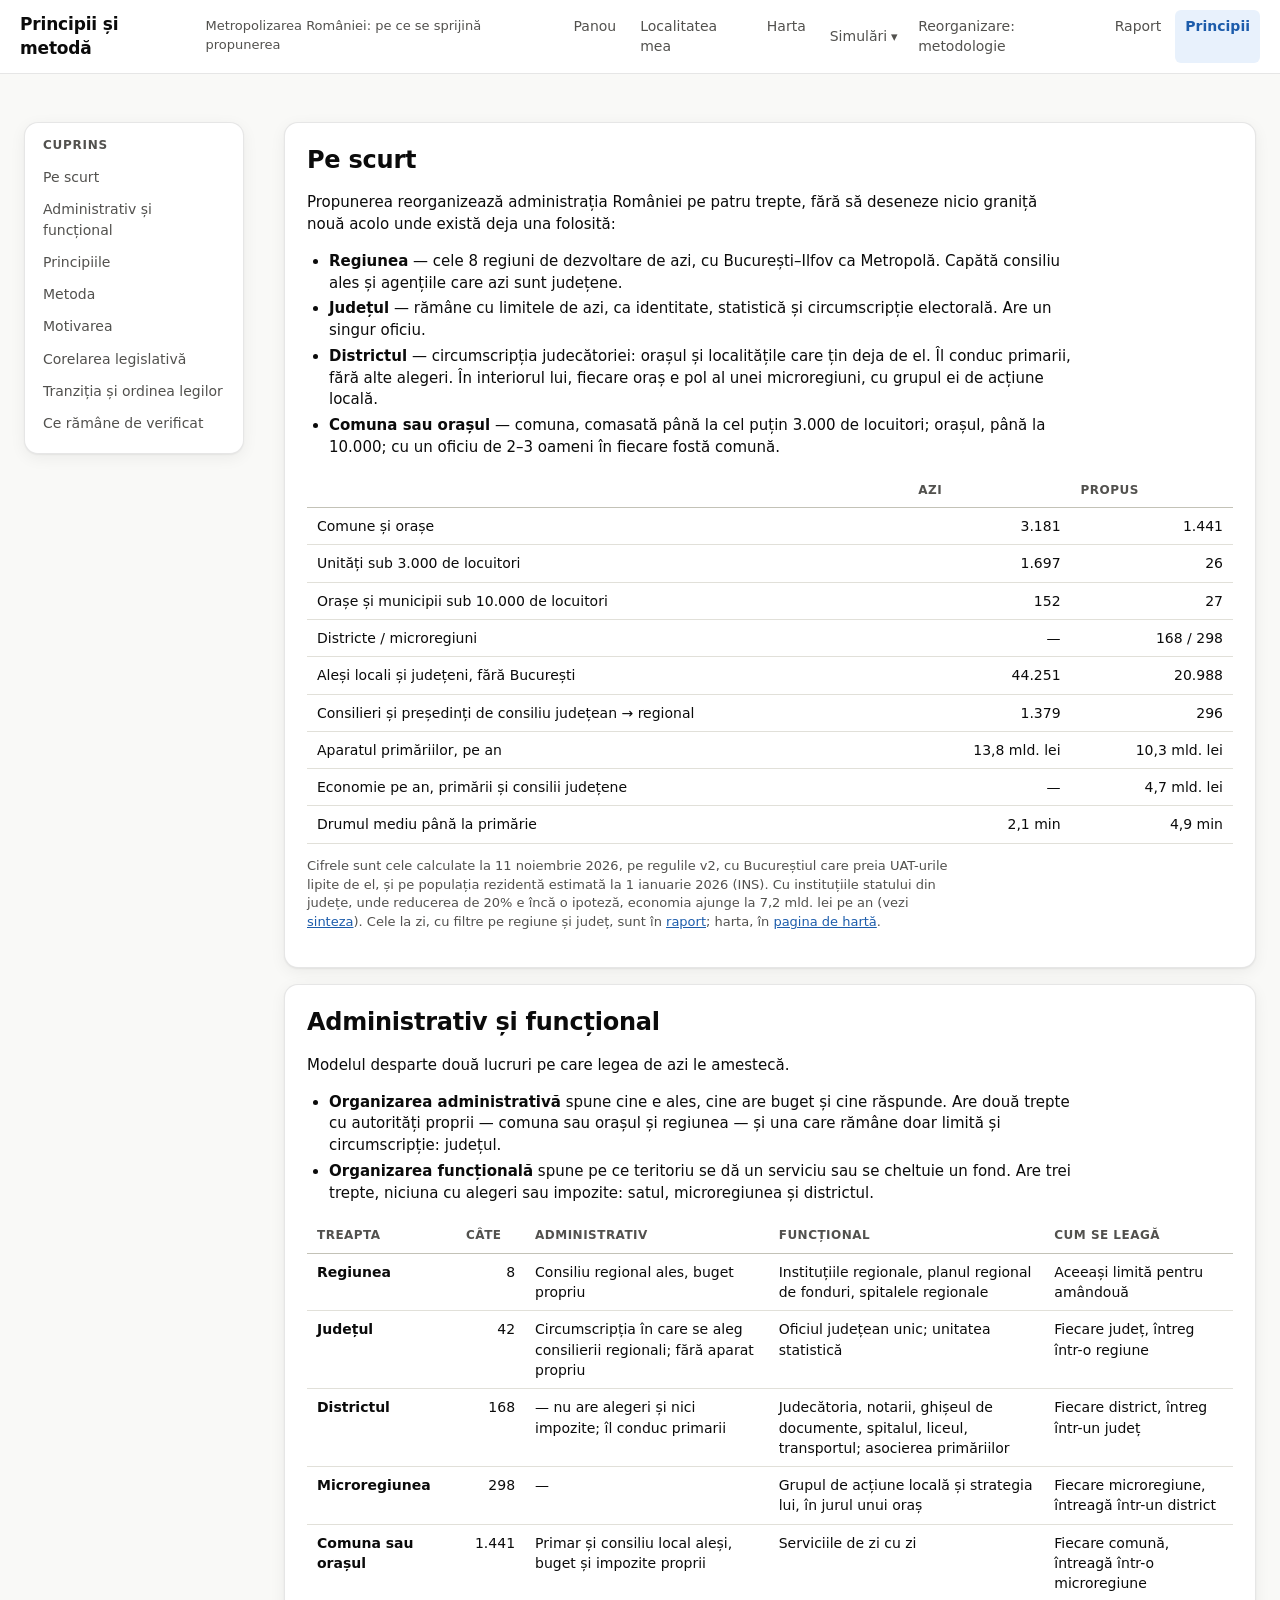
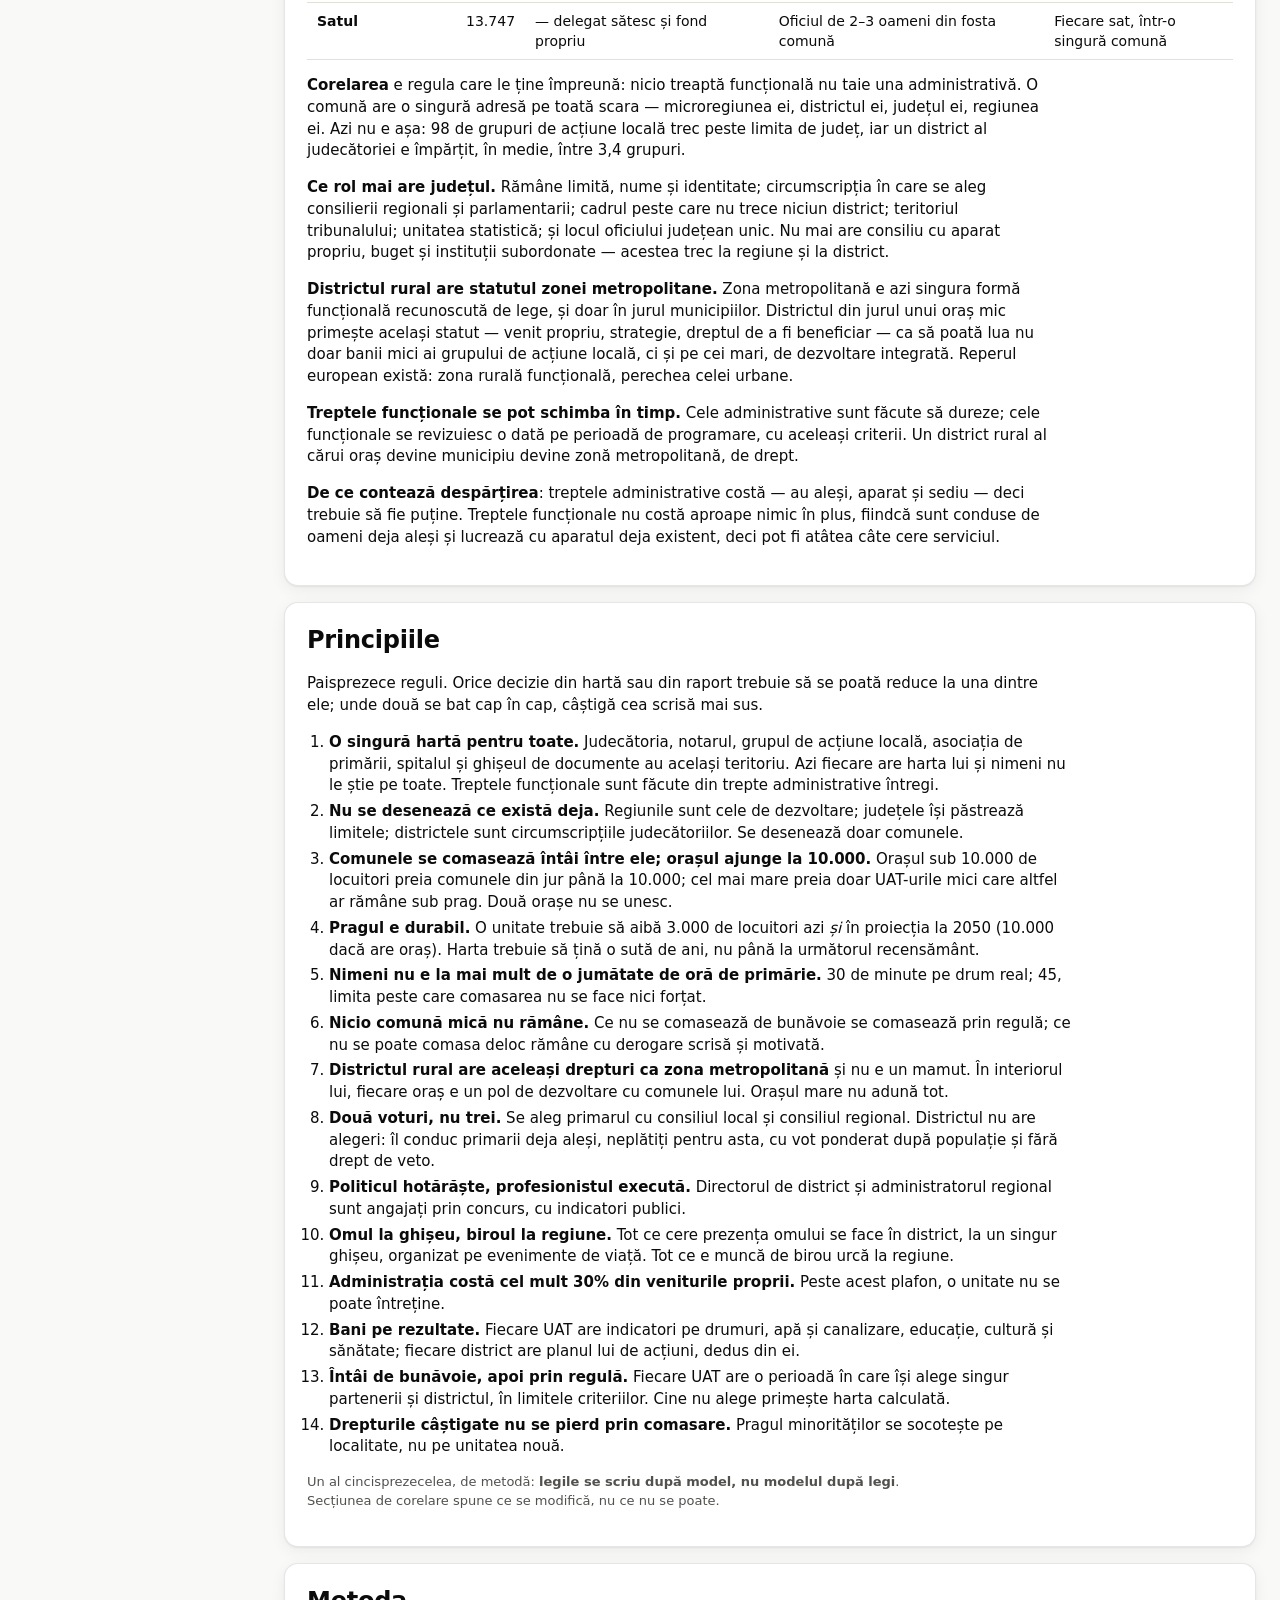
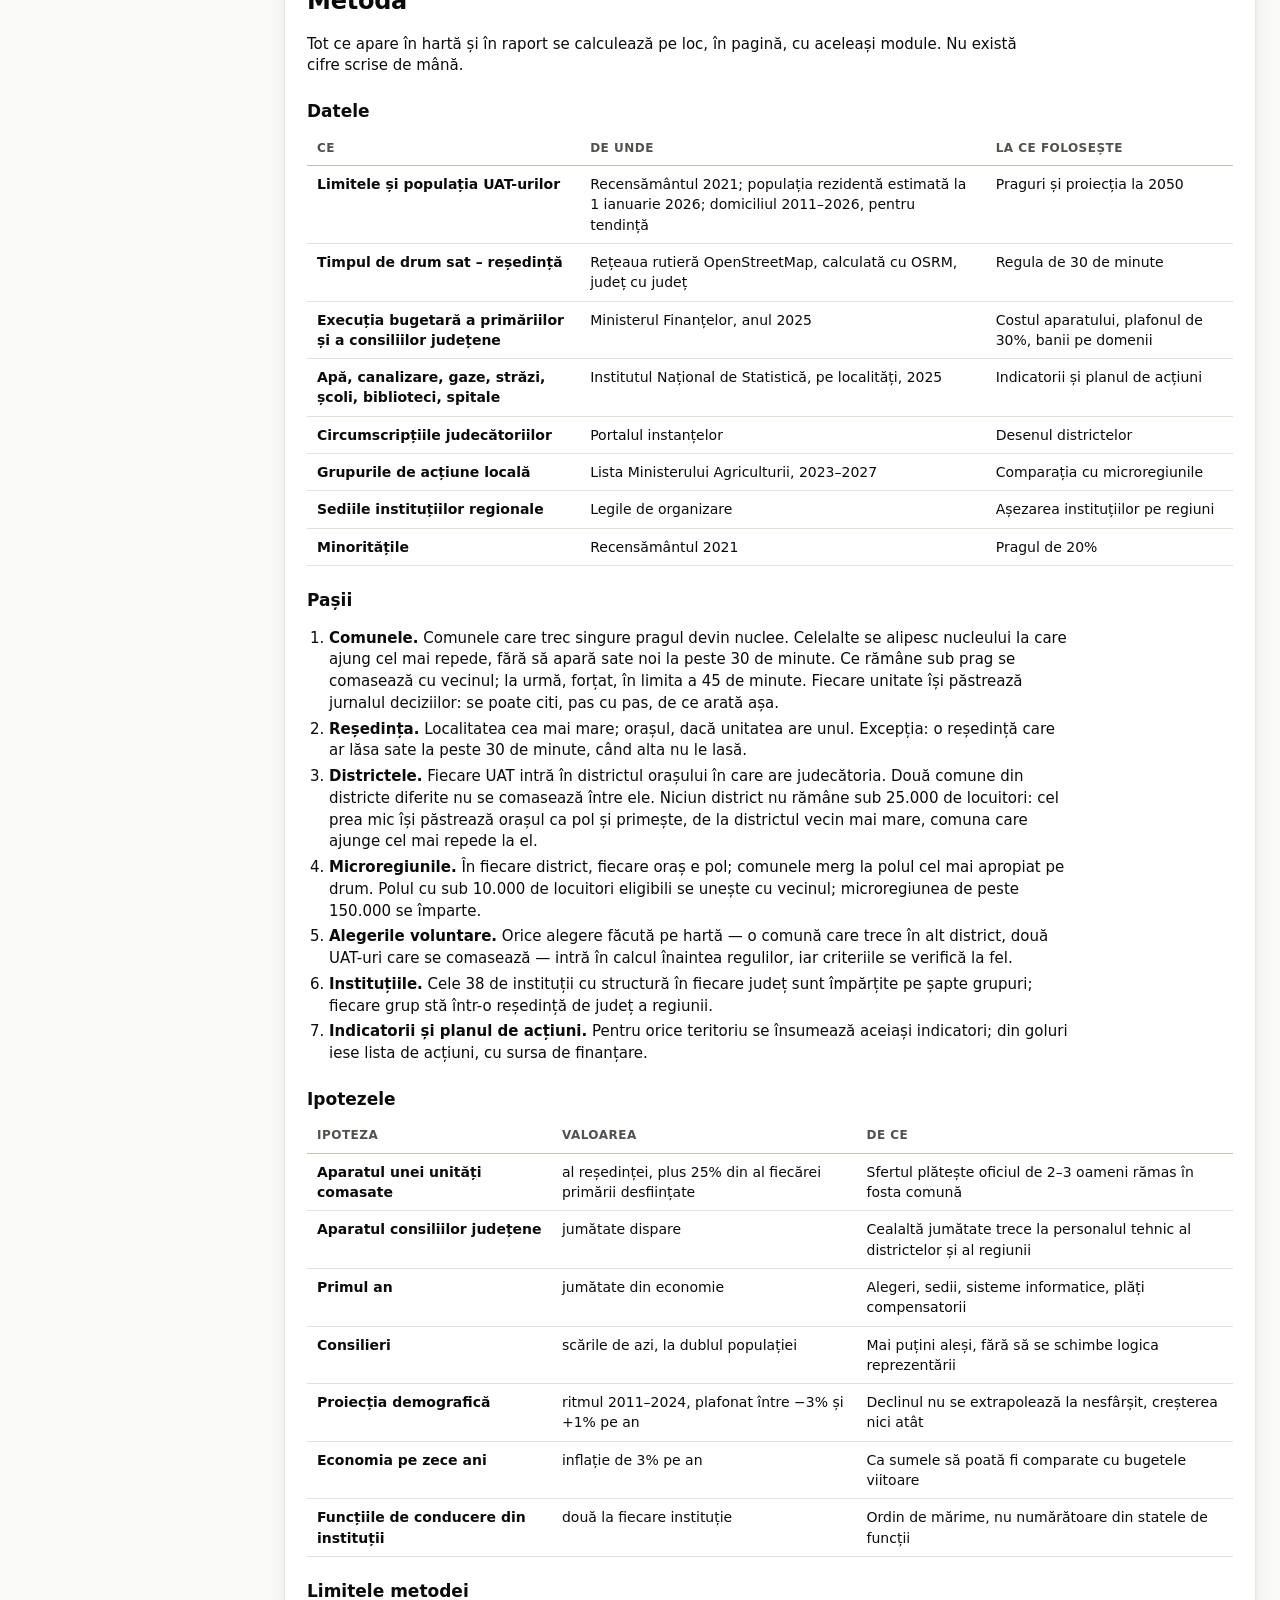
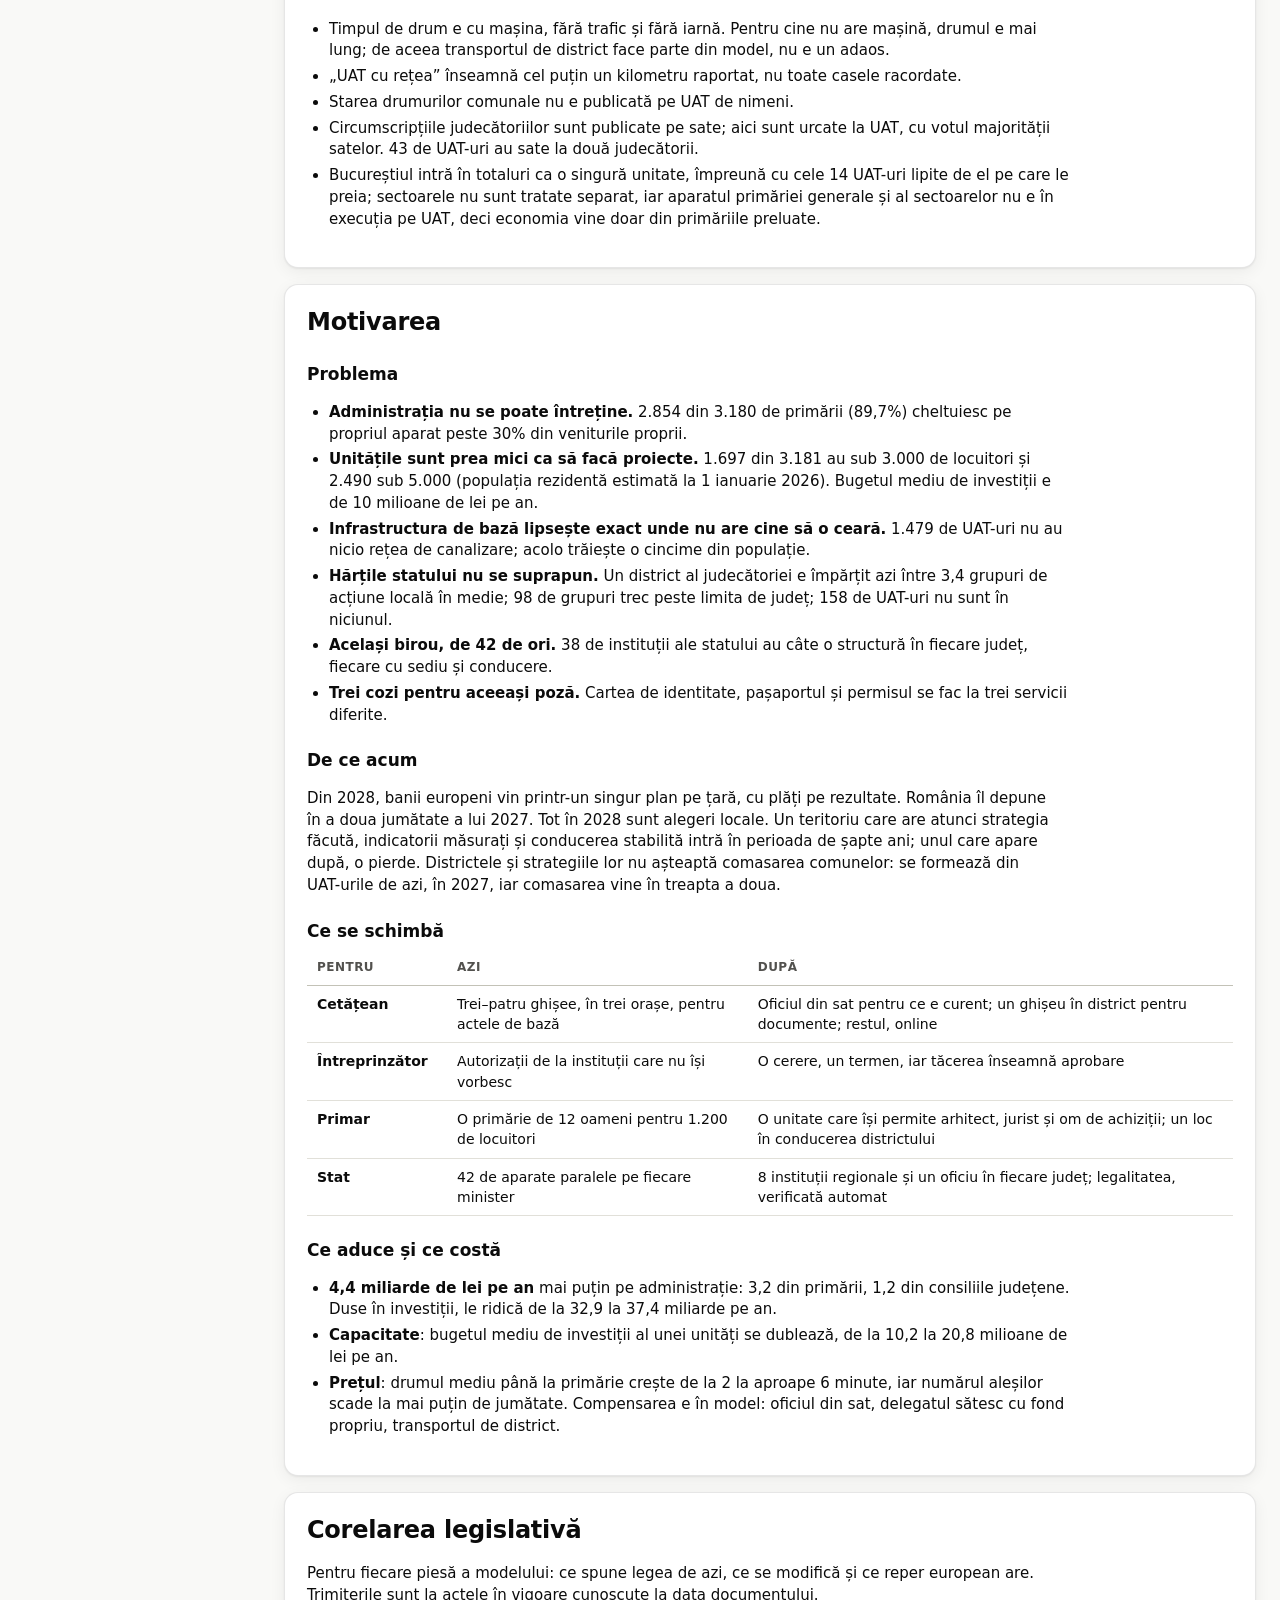
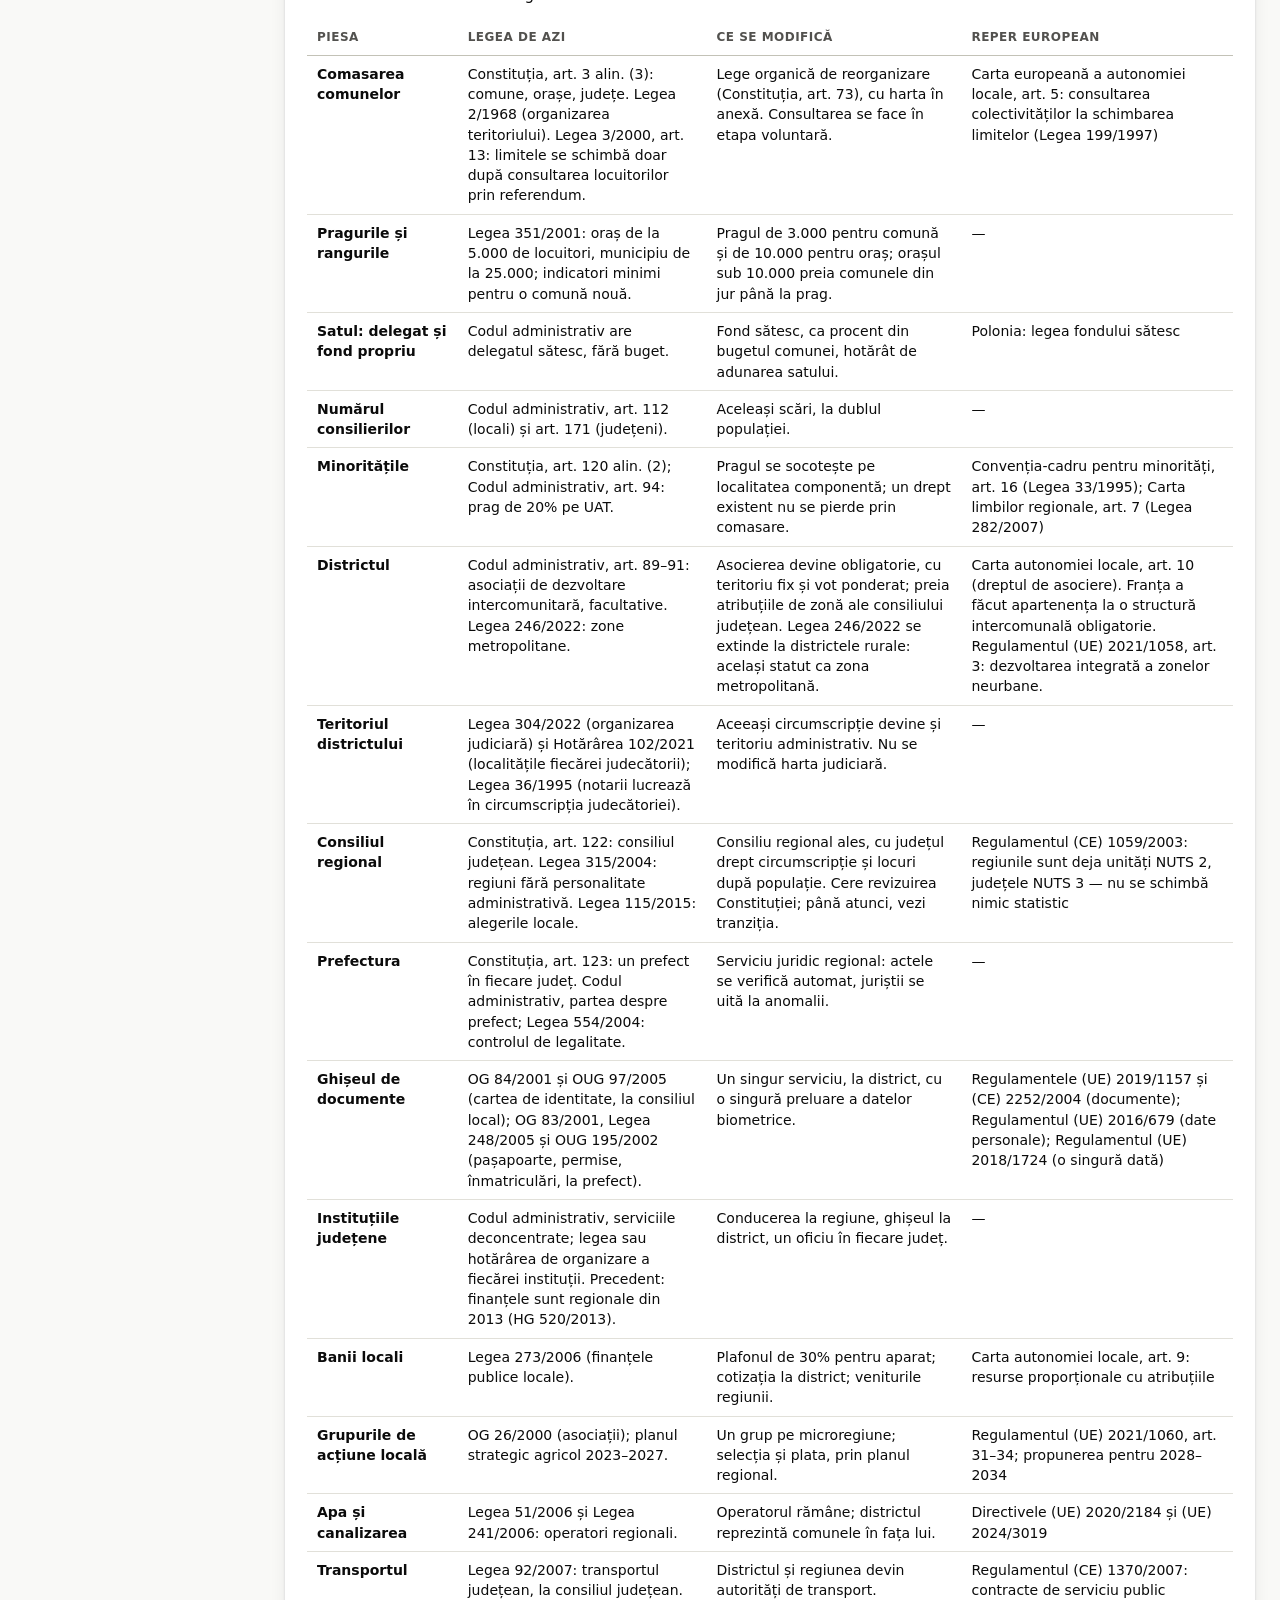
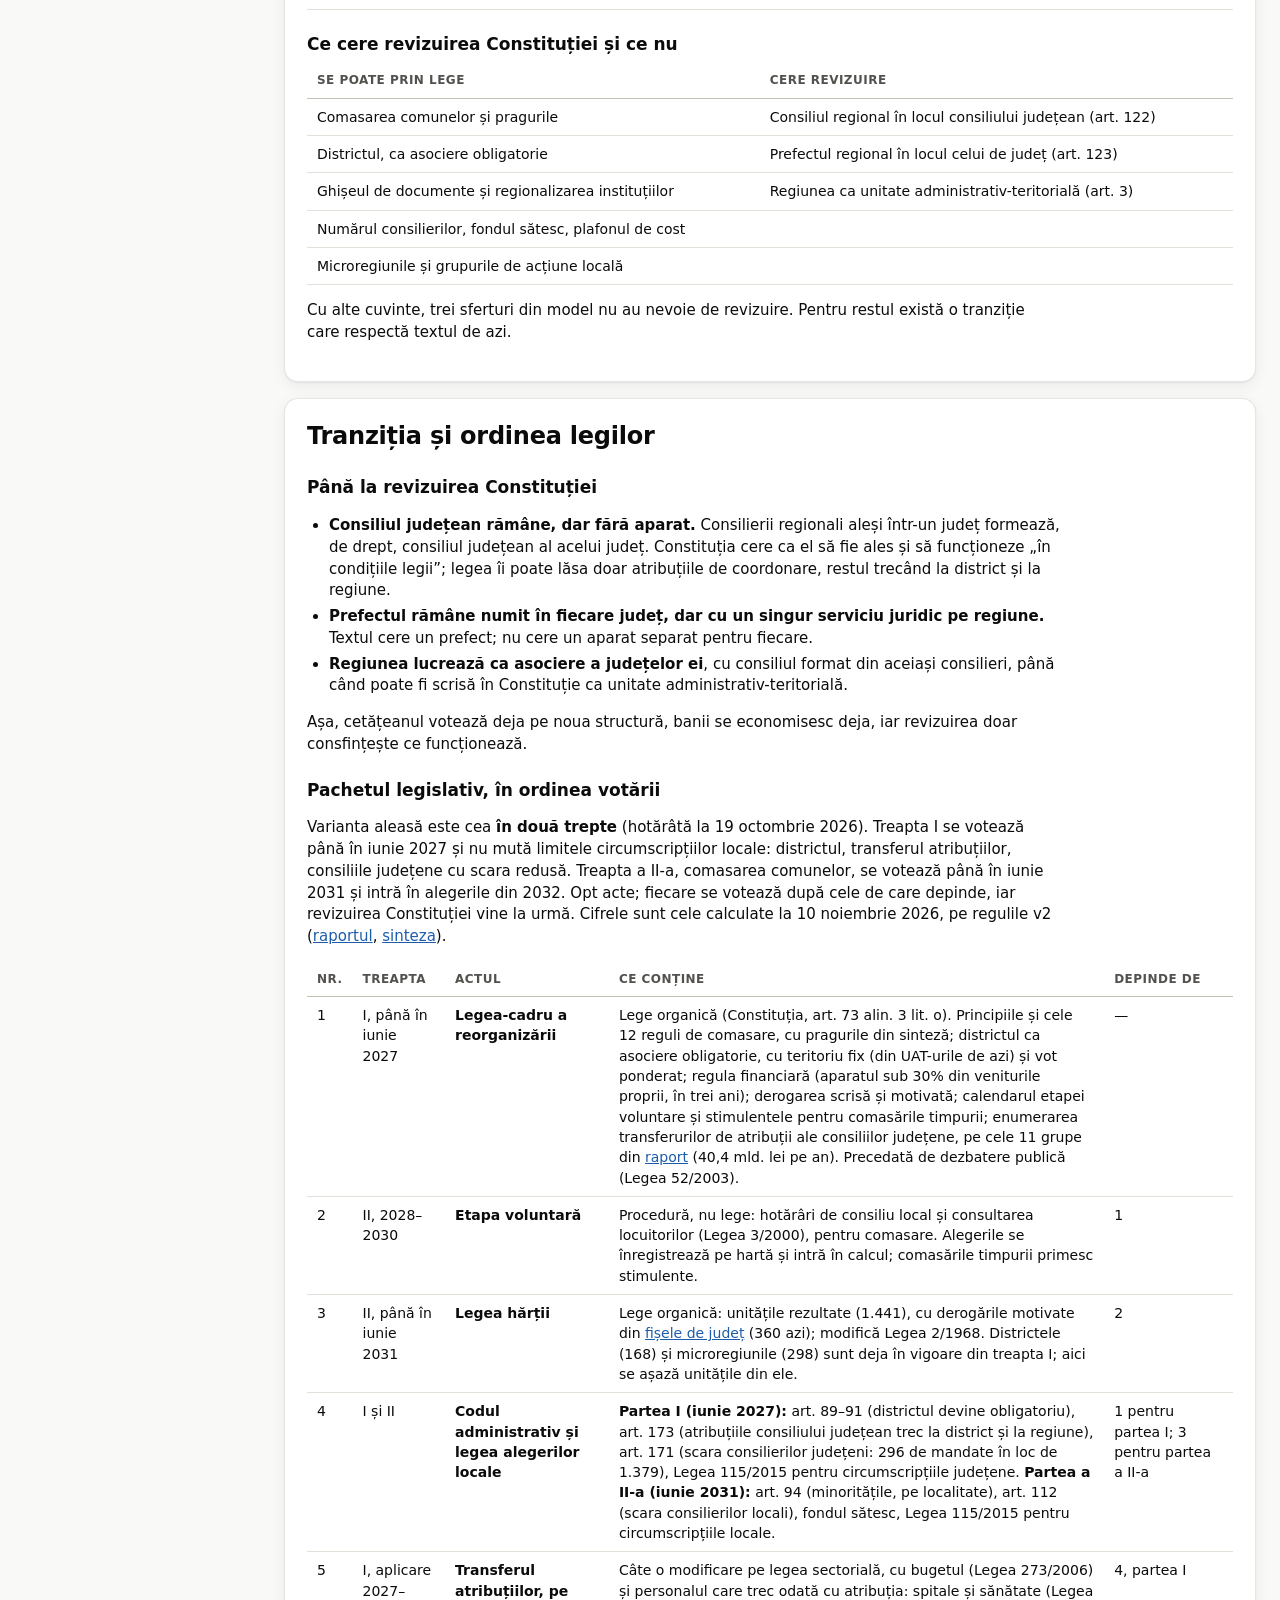
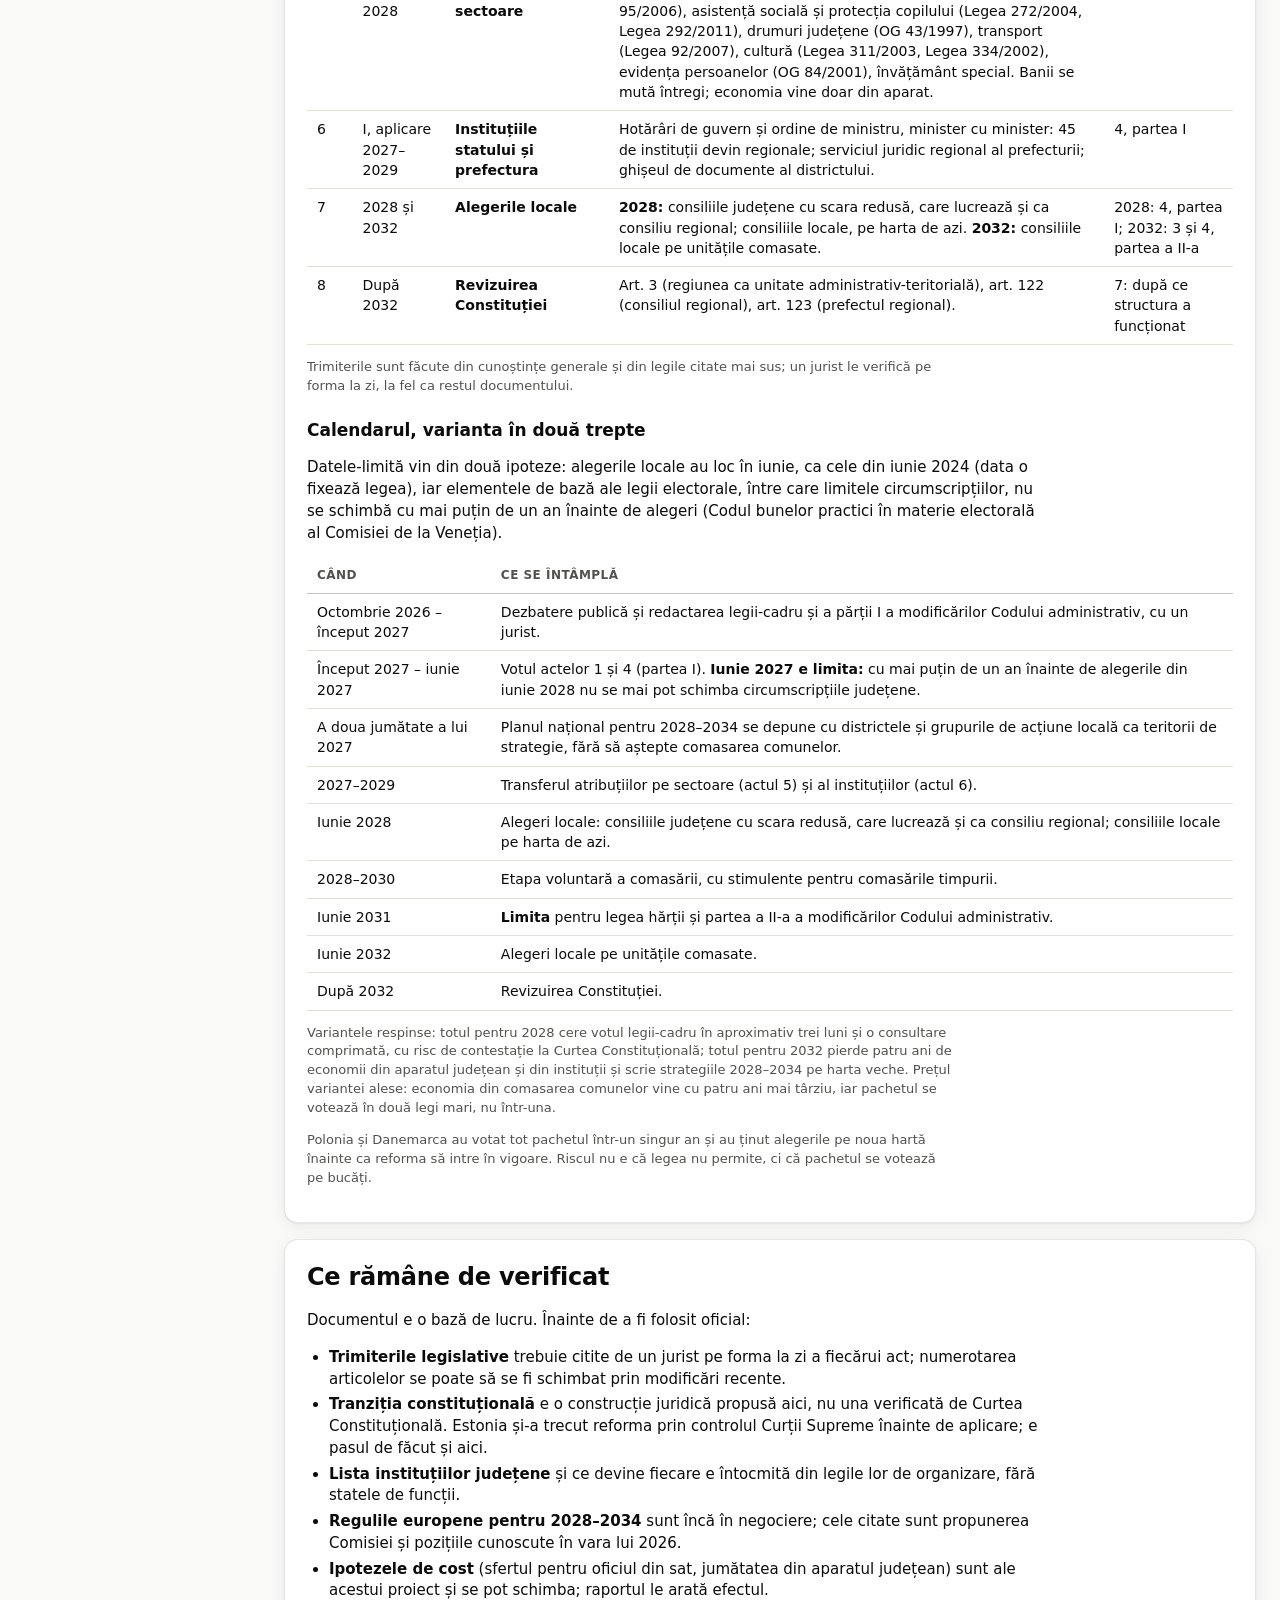
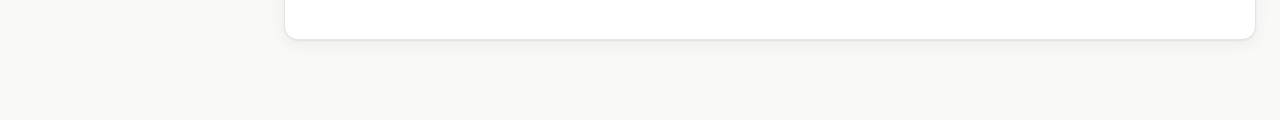
<file: principii.html>
<!DOCTYPE html>
<html lang="ro">

<head>
    <meta charset="UTF-8">
    <meta name="viewport" content="width=device-width, initial-scale=1.0">
    <title>Metropolizarea României — principii, metodă, motivare și corelare legislativă</title>
    <meta name="description" content="Documentul de bază al propunerii de reorganizare administrativă: cele 14 principii, metoda de calcul și ipotezele ei, motivarea în cifre și corelarea cu legislația română și europeană.">
    <meta name="theme-color" content="#2a78d6">
    <link rel="canonical" href="https://mihaiandreicut.github.io/metropolizarea-romaniei/principii.html">
    <link rel="icon" href="img/favicon.svg" type="image/svg+xml">

    <!-- Open Graph -->
    <meta property="og:type" content="article">
    <meta property="og:site_name" content="Metropolizarea României">
    <meta property="og:locale" content="ro_RO">
    <meta property="og:title" content="Metropolizarea României — principii, metodă, motivare, legislație">
    <meta property="og:description" content="Principiile, metoda de calcul, motivarea în cifre și corelarea legislativă a propunerii de reorganizare administrativă.">
    <meta property="og:url" content="https://mihaiandreicut.github.io/metropolizarea-romaniei/principii.html">
    <meta property="og:image" content="https://mihaiandreicut.github.io/metropolizarea-romaniei/img/previzualizare.jpg">
    <meta property="og:image:width" content="1200">
    <meta property="og:image:height" content="630">
    <meta property="og:image:alt" content="Harta României: costul primăriei pe locuitor, azi (3.181 de comune și orașe) și după comasare (1.441 de unități)">

    <!-- Twitter Card -->
    <meta name="twitter:card" content="summary_large_image">
    <meta name="twitter:title" content="Metropolizarea României — principii, metodă, motivare, legislație">
    <meta name="twitter:description" content="Principiile, metoda de calcul, motivarea în cifre și corelarea legislativă a propunerii.">
    <meta name="twitter:image" content="https://mihaiandreicut.github.io/metropolizarea-romaniei/img/previzualizare.jpg">
    <meta name="twitter:image:alt" content="Harta României: costul primăriei pe locuitor, azi (3.181 de comune și orașe) și după comasare (1.441 de unități)">

    <!-- Date structurate -->
    <script type="application/ld+json">
    {
        "@context": "https://schema.org",
        "@type": "Article",
        "url": "https://mihaiandreicut.github.io/metropolizarea-romaniei/principii.html",
        "image": "https://mihaiandreicut.github.io/metropolizarea-romaniei/img/previzualizare.jpg",
        "isPartOf": { "@type": "WebSite", "name": "Metropolizarea României", "url": "https://mihaiandreicut.github.io/metropolizarea-romaniei/" },
        "headline": "Metropolizarea României — principii, metodă, motivare și corelare legislativă",
        "inLanguage": "ro",
        "about": ["reorganizare administrativ-teritorială", "regionalizare", "comasarea comunelor", "fonduri europene", "România"],
        "dateModified": "2026-11-12"
    }
    </script>

    <link rel="stylesheet" href="css/adp-tema.css">
    <script src="js/adp-meniu.js" defer></script>
</head>

<body>
    <a class="sari-la-continut" href="#pe-scurt">Sari la conținut</a>

    <header class="antet">
        <h1>Principii și metodă</h1>
        <span class="subtitlu">Metropolizarea României: pe ce se sprijină propunerea</span>
        <nav aria-label="Pagini">
            <a href="index.html">Panou</a>
            <a href="localitatea.html">Localitatea mea</a>
            <a href="harta.html">Harta</a>
            <a href="simulari.html">Simulări</a>
            <a href="metodologie.html">Reorganizare: metodologie</a>
            <a href="raport.html">Raport</a>
            <a href="principii.html" aria-current="page">Principii</a>
        </nav>
    </header>

    <main class="raport-pagina">
        <div class="document">
        <nav class="cuprins" aria-label="Cuprins">
            <h2>Cuprins</h2>
            <ol>
                <li><a href="#pe-scurt">Pe scurt</a></li>
                <li><a href="#organizare">Administrativ și funcțional</a></li>
                <li><a href="#principii">Principiile</a></li>
                <li><a href="#metoda">Metoda</a></li>
                <li><a href="#motivare">Motivarea</a></li>
                <li><a href="#legislatie">Corelarea legislativă</a></li>
                <li><a href="#tranzitie">Tranziția și ordinea legilor</a></li>
                <li><a href="#verificare">Ce rămâne de verificat</a></li>
            </ol>
        </nav>

        <div class="continut-document">

        <section id="pe-scurt">
            <h2>Pe scurt</h2>
            <p>Propunerea reorganizează administrația României pe patru trepte, fără să deseneze nicio graniță
                nouă acolo unde există deja una folosită:</p>
            <ul>
                <li><b>Regiunea</b> — cele 8 regiuni de dezvoltare de azi, cu București–Ilfov ca Metropolă. Capătă
                    consiliu ales și agențiile care azi sunt județene.</li>
                <li><b>Județul</b> — rămâne cu limitele de azi, ca identitate, statistică și circumscripție
                    electorală. Are un singur oficiu.</li>
                <li><b>Districtul</b> — circumscripția judecătoriei: orașul și localitățile care țin deja de el.
                    Îl conduc primarii, fără alte alegeri. În interiorul lui, fiecare oraș e pol al unei
                    microregiuni, cu grupul ei de acțiune locală.</li>
                <li><b>Comuna sau orașul</b> — comuna, comasată până la cel puțin 3.000 de locuitori; orașul, până
                    la 10.000; cu un oficiu de 2–3 oameni în fiecare fostă comună.</li>
            </ul>
            <div class="tabel-derulant"><table class="tabel-doc tabel-numeric">
                <thead><tr><th></th><th>Azi</th><th>Propus</th></tr></thead>
                <tbody>
                    <tr><th scope="row">Comune și orașe</th><td>3.181</td><td>1.441</td></tr>
                    <tr><th scope="row">Unități sub 3.000 de locuitori</th><td>1.697</td><td>26</td></tr>
                    <tr><th scope="row">Orașe și municipii sub 10.000 de locuitori</th><td>152</td><td>27</td></tr>
                    <tr><th scope="row">Districte / microregiuni</th><td>—</td><td>168 / 298</td></tr>
                    <tr><th scope="row">Aleși locali și județeni, fără București</th><td>44.251</td><td>20.988</td></tr>
                    <tr><th scope="row">Consilieri și președinți de consiliu județean → regional</th><td>1.379</td><td>296</td></tr>
                    <tr><th scope="row">Aparatul primăriilor, pe an</th><td>13,8 mld. lei</td><td>10,3 mld. lei</td></tr>
                    <tr><th scope="row">Economie pe an, primării și consilii județene</th><td>—</td><td>4,7 mld. lei</td></tr>
                    <tr><th scope="row">Drumul mediu până la primărie</th><td>2,1 min</td><td>4,9 min</td></tr>
                </tbody>
            </table></div>
            <p class="nota">Cifrele sunt cele calculate la 11 noiembrie 2026, pe regulile v2, cu Bucureștiul care preia
                UAT-urile lipite de el, și pe populația rezidentă estimată la 1 ianuarie 2026 (INS). Cu instituțiile statului
                din județe, unde reducerea de 20% e încă o ipoteză, economia ajunge la 7,2 mld. lei pe an (vezi
                <a href="sinteza.html#cifre">sinteza</a>). Cele la zi, cu filtre pe regiune și
                județ, sunt în <a href="raport.html">raport</a>; harta, în <a href="harta.html">pagina de hartă</a>.</p>
        </section>

        <section id="organizare">
            <h2>Administrativ și funcțional</h2>
            <p>Modelul desparte două lucruri pe care legea de azi le amestecă.</p>
            <ul>
                <li><b>Organizarea administrativă</b> spune cine e ales, cine are buget și cine răspunde. Are două
                    trepte cu autorități proprii — comuna sau orașul și regiunea — și una care rămâne doar
                    limită și circumscripție: județul.</li>
                <li><b>Organizarea funcțională</b> spune pe ce teritoriu se dă un serviciu sau se cheltuie un fond.
                    Are trei trepte, niciuna cu alegeri sau impozite: satul, microregiunea și districtul.</li>
            </ul>
            <div class="tabel-derulant"><table class="tabel-doc">
                <thead><tr><th>Treapta</th><th>Câte</th><th>Administrativ</th><th>Funcțional</th><th>Cum se leagă</th></tr></thead>
                <tbody>
                    <tr><th scope="row">Regiunea</th><td class="num">8</td>
                        <td>Consiliu regional ales, buget propriu</td>
                        <td>Instituțiile regionale, planul regional de fonduri, spitalele regionale</td>
                        <td>Aceeași limită pentru amândouă</td></tr>
                    <tr><th scope="row">Județul</th><td class="num">42</td>
                        <td>Circumscripția în care se aleg consilierii regionali; fără aparat propriu</td>
                        <td>Oficiul județean unic; unitatea statistică</td>
                        <td>Fiecare județ, întreg într-o regiune</td></tr>
                    <tr><th scope="row">Districtul</th><td class="num">168</td>
                        <td>— nu are alegeri și nici impozite; îl conduc primarii</td>
                        <td>Judecătoria, notarii, ghișeul de documente, spitalul, liceul, transportul; asocierea
                            primăriilor</td>
                        <td>Fiecare district, întreg într-un județ</td></tr>
                    <tr><th scope="row">Microregiunea</th><td class="num">298</td>
                        <td>—</td>
                        <td>Grupul de acțiune locală și strategia lui, în jurul unui oraș</td>
                        <td>Fiecare microregiune, întreagă într-un district</td></tr>
                    <tr><th scope="row">Comuna sau orașul</th><td class="num">1.441</td>
                        <td>Primar și consiliu local aleși, buget și impozite proprii</td>
                        <td>Serviciile de zi cu zi</td>
                        <td>Fiecare comună, întreagă într-o microregiune</td></tr>
                    <tr><th scope="row">Satul</th><td class="num">13.747</td>
                        <td>— delegat sătesc și fond propriu</td>
                        <td>Oficiul de 2–3 oameni din fosta comună</td>
                        <td>Fiecare sat, într-o singură comună</td></tr>
                </tbody>
            </table></div>
            <p><b>Corelarea</b> e regula care le ține împreună: nicio treaptă funcțională nu taie una
                administrativă. O comună are o singură adresă pe toată scara — microregiunea ei, districtul ei,
                județul ei, regiunea ei. Azi nu e așa: 98 de grupuri de acțiune locală trec peste limita de județ,
                iar un district al judecătoriei e împărțit, în medie, între 3,4 grupuri.</p>
            <p><b>Ce rol mai are județul.</b> Rămâne limită, nume și identitate; circumscripția în care se aleg
                consilierii regionali și parlamentarii; cadrul peste care nu trece niciun district; teritoriul
                tribunalului; unitatea statistică; și locul oficiului județean unic. Nu mai are consiliu cu aparat
                propriu, buget și instituții subordonate — acestea trec la regiune și la district.</p>
            <p><b>Districtul rural are statutul zonei metropolitane.</b> Zona metropolitană e azi singura formă
                funcțională recunoscută de lege, și doar în jurul municipiilor. Districtul din jurul unui oraș mic
                primește același statut — venit propriu, strategie, dreptul de a fi beneficiar — ca să poată lua
                nu doar banii mici ai grupului de acțiune locală, ci și pe cei mari, de dezvoltare integrată.
                Reperul european există: zona rurală funcțională, perechea celei urbane.</p>
            <p><b>Treptele funcționale se pot schimba în timp.</b> Cele administrative sunt făcute să dureze;
                cele funcționale se revizuiesc o dată pe perioadă de programare, cu aceleași criterii. Un district
                rural al cărui oraș devine municipiu devine zonă metropolitană, de drept.</p>
            <p><b>De ce contează despărțirea</b>: treptele administrative costă — au aleși, aparat și sediu — deci
                trebuie să fie puține. Treptele funcționale nu costă aproape nimic în plus, fiindcă sunt conduse de
                oameni deja aleși și lucrează cu aparatul deja existent, deci pot fi atâtea câte cere serviciul.</p>
        </section>

        <section id="principii">
            <h2>Principiile</h2>
            <p>Paisprezece reguli. Orice decizie din hartă sau din raport trebuie să se poată reduce la una
                dintre ele; unde două se bat cap în cap, câștigă cea scrisă mai sus.</p>
            <ol>
                <li><b>O singură hartă pentru toate.</b> Judecătoria, notarul, grupul de acțiune locală, asociația
                    de primării, spitalul și ghișeul de documente au același teritoriu. Azi fiecare are harta lui
                    și nimeni nu le știe pe toate. Treptele funcționale sunt făcute din trepte administrative
                    întregi.</li>
                <li><b>Nu se desenează ce există deja.</b> Regiunile sunt cele de dezvoltare; județele își păstrează
                    limitele; districtele sunt circumscripțiile judecătoriilor. Se desenează doar comunele.</li>
                <li><b>Comunele se comasează întâi între ele; orașul ajunge la 10.000.</b> Orașul sub 10.000 de
                    locuitori preia comunele din jur până la 10.000; cel mai mare preia doar UAT-urile mici care
                    altfel ar rămâne sub prag. Două orașe nu se unesc.</li>
                <li><b>Pragul e durabil.</b> O unitate trebuie să aibă 3.000 de locuitori azi <i>și</i> în proiecția
                    la 2050 (10.000 dacă are oraș). Harta trebuie să țină o sută de ani, nu până la următorul
                    recensământ.</li>
                <li><b>Nimeni nu e la mai mult de o jumătate de oră de primărie.</b> 30 de minute pe drum real;
                    45, limita peste care comasarea nu se face nici forțat.</li>
                <li><b>Nicio comună mică nu rămâne.</b> Ce nu se comasează de bunăvoie se comasează prin regulă;
                    ce nu se poate comasa deloc rămâne cu derogare scrisă și motivată.</li>
                <li><b>Districtul rural are aceleași drepturi ca zona metropolitană</b> și nu e un mamut. În interiorul lui, fiecare oraș e un pol de dezvoltare cu
                    comunele lui. Orașul mare nu adună tot.</li>
                <li><b>Două voturi, nu trei.</b> Se aleg primarul cu consiliul local și consiliul regional.
                    Districtul nu are alegeri: îl conduc primarii deja aleși, neplătiți pentru asta, cu vot
                    ponderat după populație și fără drept de veto.</li>
                <li><b>Politicul hotărăște, profesionistul execută.</b> Directorul de district și administratorul
                    regional sunt angajați prin concurs, cu indicatori publici.</li>
                <li><b>Omul la ghișeu, biroul la regiune.</b> Tot ce cere prezența omului se face în district, la
                    un singur ghișeu, organizat pe evenimente de viață. Tot ce e muncă de birou urcă la regiune.</li>
                <li><b>Administrația costă cel mult 30% din veniturile proprii.</b> Peste acest plafon, o unitate nu
                    se poate întreține.</li>
                <li><b>Bani pe rezultate.</b> Fiecare UAT are indicatori pe drumuri, apă și canalizare, educație,
                    cultură și sănătate; fiecare district are planul lui de acțiuni, dedus din ei.</li>
                <li><b>Întâi de bunăvoie, apoi prin regulă.</b> Fiecare UAT are o perioadă în care își alege singur
                    partenerii și districtul, în limitele criteriilor. Cine nu alege primește harta calculată.</li>
                <li><b>Drepturile câștigate nu se pierd prin comasare.</b> Pragul minorităților se socotește pe
                    localitate, nu pe unitatea nouă.</li>
            </ol>
            <p class="nota">Un al cincisprezecelea, de metodă: <b>legile se scriu după model, nu modelul după legi</b>.
                Secțiunea de corelare spune ce se modifică, nu ce nu se poate.</p>
        </section>

        <section id="metoda">
            <h2>Metoda</h2>
            <p>Tot ce apare în hartă și în raport se calculează pe loc, în pagină, cu aceleași module. Nu există
                cifre scrise de mână.</p>

            <h3>Datele</h3>
            <div class="tabel-derulant"><table class="tabel-doc">
                <thead><tr><th>Ce</th><th>De unde</th><th>La ce folosește</th></tr></thead>
                <tbody>
                    <tr><th scope="row">Limitele și populația UAT-urilor</th><td>Recensământul 2021; populația rezidentă estimată la 1 ianuarie 2026; domiciliul 2011–2026, pentru tendință</td><td>Praguri și proiecția la 2050</td></tr>
                    <tr><th scope="row">Timpul de drum sat – reședință</th><td>Rețeaua rutieră OpenStreetMap, calculată cu OSRM, județ cu județ</td><td>Regula de 30 de minute</td></tr>
                    <tr><th scope="row">Execuția bugetară a primăriilor și a consiliilor județene</th><td>Ministerul Finanțelor, anul 2025</td><td>Costul aparatului, plafonul de 30%, banii pe domenii</td></tr>
                    <tr><th scope="row">Apă, canalizare, gaze, străzi, școli, biblioteci, spitale</th><td>Institutul Național de Statistică, pe localități, 2025</td><td>Indicatorii și planul de acțiuni</td></tr>
                    <tr><th scope="row">Circumscripțiile judecătoriilor</th><td>Portalul instanțelor</td><td>Desenul districtelor</td></tr>
                    <tr><th scope="row">Grupurile de acțiune locală</th><td>Lista Ministerului Agriculturii, 2023–2027</td><td>Comparația cu microregiunile</td></tr>
                    <tr><th scope="row">Sediile instituțiilor regionale</th><td>Legile de organizare</td><td>Așezarea instituțiilor pe regiuni</td></tr>
                    <tr><th scope="row">Minoritățile</th><td>Recensământul 2021</td><td>Pragul de 20%</td></tr>
                </tbody>
            </table></div>

            <h3>Pașii</h3>
            <ol>
                <li><b>Comunele.</b> Comunele care trec singure pragul devin nuclee. Celelalte se alipesc
                    nucleului la care ajung cel mai repede, fără să apară sate noi la peste 30 de minute. Ce
                    rămâne sub prag se comasează cu vecinul; la urmă, forțat, în limita a 45 de minute. Fiecare
                    unitate își păstrează jurnalul deciziilor: se poate citi, pas cu pas, de ce arată așa.</li>
                <li><b>Reședința.</b> Localitatea cea mai mare; orașul, dacă unitatea are unul. Excepția: o reședință
                    care ar lăsa sate la peste 30 de minute, când alta nu le lasă.</li>
                <li><b>Districtele.</b> Fiecare UAT intră în districtul orașului în care are judecătoria. Două
                    comune din districte diferite nu se comasează între ele. Niciun district nu rămâne sub 25.000
                    de locuitori: cel prea mic își păstrează orașul ca pol și primește, de la districtul vecin
                    mai mare, comuna care ajunge cel mai repede la el.</li>
                <li><b>Microregiunile.</b> În fiecare district, fiecare oraș e pol; comunele merg la polul cel mai
                    apropiat pe drum. Polul cu sub 10.000 de locuitori eligibili se unește cu vecinul; microregiunea
                    de peste 150.000 se împarte.</li>
                <li><b>Alegerile voluntare.</b> Orice alegere făcută pe hartă — o comună care trece în alt
                    district, două UAT-uri care se comasează — intră în calcul înaintea regulilor, iar criteriile
                    se verifică la fel.</li>
                <li><b>Instituțiile.</b> Cele 38 de instituții cu structură în fiecare județ sunt împărțite pe
                    șapte grupuri; fiecare grup stă într-o reședință de județ a regiunii.</li>
                <li><b>Indicatorii și planul de acțiuni.</b> Pentru orice teritoriu se însumează aceiași
                    indicatori; din goluri iese lista de acțiuni, cu sursa de finanțare.</li>
            </ol>

            <h3>Ipotezele</h3>
            <div class="tabel-derulant"><table class="tabel-doc">
                <thead><tr><th>Ipoteza</th><th>Valoarea</th><th>De ce</th></tr></thead>
                <tbody>
                    <tr><th scope="row">Aparatul unei unități comasate</th><td>al reședinței, plus 25% din al fiecărei primării desființate</td><td>Sfertul plătește oficiul de 2–3 oameni rămas în fosta comună</td></tr>
                    <tr><th scope="row">Aparatul consiliilor județene</th><td>jumătate dispare</td><td>Cealaltă jumătate trece la personalul tehnic al districtelor și al regiunii</td></tr>
                    <tr><th scope="row">Primul an</th><td>jumătate din economie</td><td>Alegeri, sedii, sisteme informatice, plăți compensatorii</td></tr>
                    <tr><th scope="row">Consilieri</th><td>scările de azi, la dublul populației</td><td>Mai puțini aleși, fără să se schimbe logica reprezentării</td></tr>
                    <tr><th scope="row">Proiecția demografică</th><td>ritmul 2011–2024, plafonat între −3% și +1% pe an</td><td>Declinul nu se extrapolează la nesfârșit, creșterea nici atât</td></tr>
                    <tr><th scope="row">Economia pe zece ani</th><td>inflație de 3% pe an</td><td>Ca sumele să poată fi comparate cu bugetele viitoare</td></tr>
                    <tr><th scope="row">Funcțiile de conducere din instituții</th><td>două la fiecare instituție</td><td>Ordin de mărime, nu numărătoare din statele de funcții</td></tr>
                </tbody>
            </table></div>

            <h3>Limitele metodei</h3>
            <ul>
                <li>Timpul de drum e cu mașina, fără trafic și fără iarnă. Pentru cine nu are mașină, drumul e mai
                    lung; de aceea transportul de district face parte din model, nu e un adaos.</li>
                <li>„UAT cu rețea” înseamnă cel puțin un kilometru raportat, nu toate casele racordate.</li>
                <li>Starea drumurilor comunale nu e publicată pe UAT de nimeni.</li>
                <li>Circumscripțiile judecătoriilor sunt publicate pe sate; aici sunt urcate la UAT, cu votul
                    majorității satelor. 43 de UAT-uri au sate la două judecătorii.</li>
                <li>Bucureștiul intră în totaluri ca o singură unitate, împreună cu cele 14 UAT-uri lipite de el pe
                    care le preia; sectoarele nu sunt tratate separat, iar aparatul primăriei generale și al sectoarelor
                    nu e în execuția pe UAT, deci economia vine doar din primăriile preluate.</li>
            </ul>
        </section>

        <section id="motivare">
            <h2>Motivarea</h2>

            <h3>Problema</h3>
            <ul>
                <li><b>Administrația nu se poate întreține.</b> 2.854 din 3.180 de primării (89,7%) cheltuiesc pe
                    propriul aparat peste 30% din veniturile proprii.</li>
                <li><b>Unitățile sunt prea mici ca să facă proiecte.</b> 1.697 din 3.181 au sub 3.000 de locuitori
                    și 2.490 sub 5.000 (populația rezidentă estimată la 1 ianuarie 2026). Bugetul mediu de investiții e de
                    10 milioane de lei pe an.</li>
                <li><b>Infrastructura de bază lipsește exact unde nu are cine să o ceară.</b> 1.479 de UAT-uri nu au
                    nicio rețea de canalizare; acolo trăiește o cincime din populație.</li>
                <li><b>Hărțile statului nu se suprapun.</b> Un district al judecătoriei e împărțit azi între 3,4
                    grupuri de acțiune locală în medie; 98 de grupuri trec peste limita de județ; 158 de UAT-uri
                    nu sunt în niciunul.</li>
                <li><b>Același birou, de 42 de ori.</b> 38 de instituții ale statului au câte o structură în fiecare
                    județ, fiecare cu sediu și conducere.</li>
                <li><b>Trei cozi pentru aceeași poză.</b> Cartea de identitate, pașaportul și permisul se fac la
                    trei servicii diferite.</li>
            </ul>

            <h3>De ce acum</h3>
            <p>Din 2028, banii europeni vin printr-un singur plan pe țară, cu plăți pe rezultate. România îl
                depune în a doua jumătate a lui 2027. Tot în 2028 sunt alegeri locale. Un teritoriu care are atunci
                strategia făcută, indicatorii măsurați și conducerea stabilită intră în perioada de șapte ani; unul
                care apare după, o pierde. Districtele și strategiile lor nu așteaptă comasarea comunelor: se formează
                din UAT-urile de azi, în 2027, iar comasarea vine în treapta a doua.</p>

            <h3>Ce se schimbă</h3>
            <div class="tabel-derulant"><table class="tabel-doc">
                <thead><tr><th>Pentru</th><th>Azi</th><th>După</th></tr></thead>
                <tbody>
                    <tr><th scope="row">Cetățean</th><td>Trei–patru ghișee, în trei orașe, pentru actele de bază</td><td>Oficiul din sat pentru ce e curent; un ghișeu în district pentru documente; restul, online</td></tr>
                    <tr><th scope="row">Întreprinzător</th><td>Autorizații de la instituții care nu își vorbesc</td><td>O cerere, un termen, iar tăcerea înseamnă aprobare</td></tr>
                    <tr><th scope="row">Primar</th><td>O primărie de 12 oameni pentru 1.200 de locuitori</td><td>O unitate care își permite arhitect, jurist și om de achiziții; un loc în conducerea districtului</td></tr>
                    <tr><th scope="row">Stat</th><td>42 de aparate paralele pe fiecare minister</td><td>8 instituții regionale și un oficiu în fiecare județ; legalitatea, verificată automat</td></tr>
                </tbody>
            </table></div>

            <h3>Ce aduce și ce costă</h3>
            <ul>
                <li><b>4,4 miliarde de lei pe an</b> mai puțin pe administrație: 3,2 din primării, 1,2 din consiliile
                    județene. Duse în investiții, le ridică de la 32,9 la 37,4 miliarde pe an.</li>
                <li><b>Capacitate</b>: bugetul mediu de investiții al unei unități se dublează, de la 10,2 la 20,8
                    milioane de lei pe an.</li>
                <li><b>Prețul</b>: drumul mediu până la primărie crește de la 2 la aproape 6 minute, iar numărul
                    aleșilor scade la mai puțin de jumătate. Compensarea e în model: oficiul din sat, delegatul
                    sătesc cu fond propriu, transportul de district.</li>
            </ul>
        </section>

        <section id="legislatie">
            <h2>Corelarea legislativă</h2>
            <p>Pentru fiecare piesă a modelului: ce spune legea de azi, ce se modifică și ce reper european are.
                Trimiterile sunt la actele în vigoare cunoscute la data documentului.</p>
            <div class="tabel-derulant"><table class="tabel-doc">
                <thead><tr><th>Piesa</th><th>Legea de azi</th><th>Ce se modifică</th><th>Reper european</th></tr></thead>
                <tbody>
                    <tr><th scope="row">Comasarea comunelor</th>
                        <td>Constituția, art. 3 alin. (3): comune, orașe, județe. Legea 2/1968 (organizarea
                            teritoriului). Legea 3/2000, art. 13: limitele se schimbă doar după consultarea
                            locuitorilor prin referendum.</td>
                        <td>Lege organică de reorganizare (Constituția, art. 73), cu harta în anexă. Consultarea se
                            face în etapa voluntară.</td>
                        <td>Carta europeană a autonomiei locale, art. 5: consultarea colectivităților la
                            schimbarea limitelor (Legea 199/1997)</td></tr>
                    <tr><th scope="row">Pragurile și rangurile</th>
                        <td>Legea 351/2001: oraș de la 5.000 de locuitori, municipiu de la 25.000; indicatori
                            minimi pentru o comună nouă.</td>
                        <td>Pragul de 3.000 pentru comună și de 10.000 pentru oraș; orașul sub 10.000 preia comunele
                            din jur până la prag.</td>
                        <td>—</td></tr>
                    <tr><th scope="row">Satul: delegat și fond propriu</th>
                        <td>Codul administrativ are delegatul sătesc, fără buget.</td>
                        <td>Fond sătesc, ca procent din bugetul comunei, hotărât de adunarea satului.</td>
                        <td>Polonia: legea fondului sătesc</td></tr>
                    <tr><th scope="row">Numărul consilierilor</th>
                        <td>Codul administrativ, art. 112 (locali) și art. 171 (județeni).</td>
                        <td>Aceleași scări, la dublul populației.</td>
                        <td>—</td></tr>
                    <tr><th scope="row">Minoritățile</th>
                        <td>Constituția, art. 120 alin. (2); Codul administrativ, art. 94: prag de 20% pe UAT.</td>
                        <td>Pragul se socotește pe localitatea componentă; un drept existent nu se pierde prin
                            comasare.</td>
                        <td>Convenția-cadru pentru minorități, art. 16 (Legea 33/1995); Carta limbilor regionale,
                            art. 7 (Legea 282/2007)</td></tr>
                    <tr><th scope="row">Districtul</th>
                        <td>Codul administrativ, art. 89–91: asociații de dezvoltare intercomunitară, facultative.
                            Legea 246/2022: zone metropolitane.</td>
                        <td>Asocierea devine obligatorie, cu teritoriu fix și vot ponderat; preia atribuțiile de
                            zonă ale consiliului județean. Legea 246/2022 se extinde la districtele rurale: același
                            statut ca zona metropolitană.</td>
                        <td>Carta autonomiei locale, art. 10 (dreptul de asociere). Franța a făcut apartenența la
                            o structură intercomunală obligatorie. Regulamentul (UE) 2021/1058, art. 3: dezvoltarea
                            integrată a zonelor neurbane.</td></tr>
                    <tr><th scope="row">Teritoriul districtului</th>
                        <td>Legea 304/2022 (organizarea judiciară) și Hotărârea 102/2021 (localitățile fiecărei
                            judecătorii); Legea 36/1995 (notarii lucrează în circumscripția judecătoriei).</td>
                        <td>Aceeași circumscripție devine și teritoriu administrativ. Nu se modifică harta
                            judiciară.</td>
                        <td>—</td></tr>
                    <tr><th scope="row">Consiliul regional</th>
                        <td>Constituția, art. 122: consiliul județean. Legea 315/2004: regiuni fără personalitate
                            administrativă. Legea 115/2015: alegerile locale.</td>
                        <td>Consiliu regional ales, cu județul drept circumscripție și locuri după populație.
                            Cere revizuirea Constituției; până atunci, vezi tranziția.</td>
                        <td>Regulamentul (CE) 1059/2003: regiunile sunt deja unități NUTS 2, județele NUTS 3 —
                            nu se schimbă nimic statistic</td></tr>
                    <tr><th scope="row">Prefectura</th>
                        <td>Constituția, art. 123: un prefect în fiecare județ. Codul administrativ, partea despre
                            prefect; Legea 554/2004: controlul de legalitate.</td>
                        <td>Serviciu juridic regional: actele se verifică automat, juriștii se uită la anomalii.</td>
                        <td>—</td></tr>
                    <tr><th scope="row">Ghișeul de documente</th>
                        <td>OG 84/2001 și OUG 97/2005 (cartea de identitate, la consiliul local); OG 83/2001,
                            Legea 248/2005 și OUG 195/2002 (pașapoarte, permise, înmatriculări, la prefect).</td>
                        <td>Un singur serviciu, la district, cu o singură preluare a datelor biometrice.</td>
                        <td>Regulamentele (UE) 2019/1157 și (CE) 2252/2004 (documente); Regulamentul (UE) 2016/679
                            (date personale); Regulamentul (UE) 2018/1724 (o singură dată)</td></tr>
                    <tr><th scope="row">Instituțiile județene</th>
                        <td>Codul administrativ, serviciile deconcentrate; legea sau hotărârea de organizare a
                            fiecărei instituții. Precedent: finanțele sunt regionale din 2013 (HG 520/2013).</td>
                        <td>Conducerea la regiune, ghișeul la district, un oficiu în fiecare județ.</td>
                        <td>—</td></tr>
                    <tr><th scope="row">Banii locali</th>
                        <td>Legea 273/2006 (finanțele publice locale).</td>
                        <td>Plafonul de 30% pentru aparat; cotizația la district; veniturile regiunii.</td>
                        <td>Carta autonomiei locale, art. 9: resurse proporționale cu atribuțiile</td></tr>
                    <tr><th scope="row">Grupurile de acțiune locală</th>
                        <td>OG 26/2000 (asociații); planul strategic agricol 2023–2027.</td>
                        <td>Un grup pe microregiune; selecția și plata, prin planul regional.</td>
                        <td>Regulamentul (UE) 2021/1060, art. 31–34; propunerea pentru 2028–2034</td></tr>
                    <tr><th scope="row">Apa și canalizarea</th>
                        <td>Legea 51/2006 și Legea 241/2006: operatori regionali.</td>
                        <td>Operatorul rămâne; districtul reprezintă comunele în fața lui.</td>
                        <td>Directivele (UE) 2020/2184 și (UE) 2024/3019</td></tr>
                    <tr><th scope="row">Transportul</th>
                        <td>Legea 92/2007: transportul județean, la consiliul județean.</td>
                        <td>Districtul și regiunea devin autorități de transport.</td>
                        <td>Regulamentul (CE) 1370/2007: contracte de serviciu public</td></tr>
                </tbody>
            </table></div>

            <h3>Ce cere revizuirea Constituției și ce nu</h3>
            <div class="tabel-derulant"><table class="tabel-doc">
                <thead><tr><th>Se poate prin lege</th><th>Cere revizuire</th></tr></thead>
                <tbody>
                    <tr><td>Comasarea comunelor și pragurile</td><td>Consiliul regional în locul consiliului județean (art. 122)</td></tr>
                    <tr><td>Districtul, ca asociere obligatorie</td><td>Prefectul regional în locul celui de județ (art. 123)</td></tr>
                    <tr><td>Ghișeul de documente și regionalizarea instituțiilor</td><td>Regiunea ca unitate administrativ-teritorială (art. 3)</td></tr>
                    <tr><td>Numărul consilierilor, fondul sătesc, plafonul de cost</td><td></td></tr>
                    <tr><td>Microregiunile și grupurile de acțiune locală</td><td></td></tr>
                </tbody>
            </table></div>
            <p>Cu alte cuvinte, trei sferturi din model nu au nevoie de revizuire. Pentru restul există o tranziție
                care respectă textul de azi.</p>
        </section>

        <section id="tranzitie">
            <h2>Tranziția și ordinea legilor</h2>

            <h3>Până la revizuirea Constituției</h3>
            <ul>
                <li><b>Consiliul județean rămâne, dar fără aparat.</b> Consilierii regionali aleși într-un județ
                    formează, de drept, consiliul județean al acelui județ. Constituția cere ca el să fie ales și
                    să funcționeze „în condițiile legii”; legea îi poate lăsa doar atribuțiile de coordonare,
                    restul trecând la district și la regiune.</li>
                <li><b>Prefectul rămâne numit în fiecare județ, dar cu un singur serviciu juridic pe regiune.</b>
                    Textul cere un prefect; nu cere un aparat separat pentru fiecare.</li>
                <li><b>Regiunea lucrează ca asociere a județelor ei</b>, cu consiliul format din aceiași consilieri,
                    până când poate fi scrisă în Constituție ca unitate administrativ-teritorială.</li>
            </ul>
            <p>Așa, cetățeanul votează deja pe noua structură, banii se economisesc deja, iar revizuirea doar
                consfințește ce funcționează.</p>

            <h3>Pachetul legislativ, în ordinea votării</h3>
            <p>Varianta aleasă este cea <b>în două trepte</b> (hotărâtă la 19 octombrie 2026). Treapta I se votează
                până în iunie 2027 și nu mută limitele circumscripțiilor locale: districtul, transferul atribuțiilor,
                consiliile județene cu scara redusă. Treapta a II-a, comasarea comunelor, se votează până în iunie 2031 și
                intră în alegerile din 2032. Opt acte; fiecare se votează după cele de care depinde, iar revizuirea
                Constituției vine la urmă. Cifrele sunt cele calculate la 10 noiembrie 2026, pe regulile v2
                (<a href="raport.html">raportul</a>, <a href="sinteza.html">sinteza</a>).</p>
            <div class="tabel-derulant"><table class="tabel-doc">
                <thead><tr><th>Nr.</th><th>Treapta</th><th>Actul</th><th>Ce conține</th><th>Depinde de</th></tr></thead>
                <tbody>
                    <tr><td>1</td><td>I, până în iunie 2027</td><th scope="row">Legea-cadru a reorganizării</th>
                        <td>Lege organică (Constituția, art. 73 alin. 3 lit. o). Principiile și cele 12 reguli de comasare,
                            cu pragurile din sinteză; districtul ca asociere obligatorie, cu teritoriu fix (din UAT-urile de
                            azi) și vot ponderat; regula financiară (aparatul sub 30% din veniturile proprii, în trei ani);
                            derogarea scrisă și motivată; calendarul etapei voluntare și stimulentele pentru comasările
                            timpurii; enumerarea transferurilor de atribuții ale consiliilor județene, pe cele 11 grupe din
                            <a href="raport.html#transfer">raport</a> (40,4 mld. lei pe an). Precedată de dezbatere publică
                            (Legea 52/2003).</td>
                        <td>—</td></tr>
                    <tr><td>2</td><td>II, 2028–2030</td><th scope="row">Etapa voluntară</th>
                        <td>Procedură, nu lege: hotărâri de consiliu local și consultarea locuitorilor (Legea 3/2000), pentru
                            comasare. Alegerile se înregistrează pe hartă și intră în calcul; comasările timpurii primesc
                            stimulente.</td>
                        <td>1</td></tr>
                    <tr><td>3</td><td>II, până în iunie 2031</td><th scope="row">Legea hărții</th>
                        <td>Lege organică: unitățile rezultate (1.441), cu derogările motivate din
                            <a href="raport.html#judete">fișele de județ</a> (360 azi); modifică Legea 2/1968. Districtele
                            (168) și microregiunile (298) sunt deja în vigoare din treapta I; aici se așază unitățile din
                            ele.</td>
                        <td>2</td></tr>
                    <tr><td>4</td><td>I și II</td><th scope="row">Codul administrativ și legea alegerilor locale</th>
                        <td><b>Partea I (iunie 2027):</b> art. 89–91 (districtul devine obligatoriu), art. 173 (atribuțiile
                            consiliului județean trec la district și la regiune), art. 171 (scara consilierilor județeni:
                            296 de mandate în loc de 1.379), Legea 115/2015 pentru circumscripțiile județene.
                            <b>Partea a II-a (iunie 2031):</b> art. 94 (minoritățile, pe localitate), art. 112 (scara
                            consilierilor locali), fondul sătesc, Legea 115/2015 pentru circumscripțiile locale.</td>
                        <td>1 pentru partea I; 3 pentru partea a II-a</td></tr>
                    <tr><td>5</td><td>I, aplicare 2027–2028</td><th scope="row">Transferul atribuțiilor, pe sectoare</th>
                        <td>Câte o modificare pe legea sectorială, cu bugetul (Legea 273/2006) și personalul care trec odată
                            cu atribuția: spitale și sănătate (Legea 95/2006), asistență socială și protecția copilului
                            (Legea 272/2004, Legea 292/2011), drumuri județene (OG 43/1997), transport (Legea 92/2007),
                            cultură (Legea 311/2003, Legea 334/2002), evidența persoanelor (OG 84/2001), învățământ special.
                            Banii se mută întregi; economia vine doar din aparat.</td>
                        <td>4, partea I</td></tr>
                    <tr><td>6</td><td>I, aplicare 2027–2029</td><th scope="row">Instituțiile statului și prefectura</th>
                        <td>Hotărâri de guvern și ordine de ministru, minister cu minister: 45 de instituții devin regionale;
                            serviciul juridic regional al prefecturii; ghișeul de documente al districtului.</td>
                        <td>4, partea I</td></tr>
                    <tr><td>7</td><td>2028 și 2032</td><th scope="row">Alegerile locale</th>
                        <td><b>2028:</b> consiliile județene cu scara redusă, care lucrează și ca consiliu regional;
                            consiliile locale, pe harta de azi. <b>2032:</b> consiliile locale pe unitățile comasate.</td>
                        <td>2028: 4, partea I; 2032: 3 și 4, partea a II-a</td></tr>
                    <tr><td>8</td><td>După 2032</td><th scope="row">Revizuirea Constituției</th>
                        <td>Art. 3 (regiunea ca unitate administrativ-teritorială), art. 122 (consiliul regional), art. 123
                            (prefectul regional).</td>
                        <td>7: după ce structura a funcționat</td></tr>
                </tbody>
            </table></div>
            <p class="nota">Trimiterile sunt făcute din cunoștințe generale și din legile citate mai sus; un jurist le
                verifică pe forma la zi, la fel ca restul documentului.</p>

            <h3>Calendarul, varianta în două trepte</h3>
            <p>Datele-limită vin din două ipoteze: alegerile locale au loc în iunie, ca cele din iunie 2024 (data o fixează
                legea), iar elementele de bază ale legii electorale, între care limitele circumscripțiilor, nu se schimbă cu
                mai puțin de un an înainte de alegeri (Codul bunelor practici în materie electorală al Comisiei de la
                Veneția).</p>
            <div class="tabel-derulant"><table class="tabel-doc">
                <thead><tr><th>Când</th><th>Ce se întâmplă</th></tr></thead>
                <tbody>
                    <tr><td>Octombrie 2026 – început 2027</td><td>Dezbatere publică și redactarea legii-cadru și a părții I a
                        modificărilor Codului administrativ, cu un jurist.</td></tr>
                    <tr><td>Început 2027 – iunie 2027</td><td>Votul actelor 1 și 4 (partea I). <b>Iunie 2027 e limita:</b> cu
                        mai puțin de un an înainte de alegerile din iunie 2028 nu se mai pot schimba circumscripțiile
                        județene.</td></tr>
                    <tr><td>A doua jumătate a lui 2027</td><td>Planul național pentru 2028–2034 se depune cu districtele și
                        grupurile de acțiune locală ca teritorii de strategie, fără să aștepte comasarea comunelor.</td></tr>
                    <tr><td>2027–2029</td><td>Transferul atribuțiilor pe sectoare (actul 5) și al instituțiilor (actul 6).</td></tr>
                    <tr><td>Iunie 2028</td><td>Alegeri locale: consiliile județene cu scara redusă, care lucrează și ca
                        consiliu regional; consiliile locale pe harta de azi.</td></tr>
                    <tr><td>2028–2030</td><td>Etapa voluntară a comasării, cu stimulente pentru comasările timpurii.</td></tr>
                    <tr><td>Iunie 2031</td><td><b>Limita</b> pentru legea hărții și partea a II-a a modificărilor Codului
                        administrativ.</td></tr>
                    <tr><td>Iunie 2032</td><td>Alegeri locale pe unitățile comasate.</td></tr>
                    <tr><td>După 2032</td><td>Revizuirea Constituției.</td></tr>
                </tbody>
            </table></div>
            <p class="nota">Variantele respinse: totul pentru 2028 cere votul legii-cadru în aproximativ trei luni și o
                consultare comprimată, cu risc de contestație la Curtea Constituțională; totul pentru 2032 pierde patru
                ani de economii din aparatul județean și din instituții și scrie strategiile 2028–2034 pe harta veche.
                Prețul variantei alese: economia din comasarea comunelor vine cu patru ani mai târziu, iar pachetul se
                votează în două legi mari, nu într-una.</p>
            <p class="nota">Polonia și Danemarca au votat tot pachetul într-un singur an și au ținut alegerile pe
                noua hartă înainte ca reforma să intre în vigoare. Riscul nu e că legea nu permite, ci că pachetul
                se votează pe bucăți.</p>
        </section>

        <section id="verificare">
            <h2>Ce rămâne de verificat</h2>
            <p>Documentul e o bază de lucru. Înainte de a fi folosit oficial:</p>
            <ul>
                <li><b>Trimiterile legislative</b> trebuie citite de un jurist pe forma la zi a fiecărui act;
                    numerotarea articolelor se poate să se fi schimbat prin modificări recente.</li>
                <li><b>Tranziția constituțională</b> e o construcție juridică propusă aici, nu una verificată de
                    Curtea Constituțională. Estonia și-a trecut reforma prin controlul Curții Supreme înainte de
                    aplicare; e pasul de făcut și aici.</li>
                <li><b>Lista instituțiilor județene</b> și ce devine fiecare e întocmită din legile lor de
                    organizare, fără statele de funcții.</li>
                <li><b>Regulile europene pentru 2028–2034</b> sunt încă în negociere; cele citate sunt propunerea
                    Comisiei și pozițiile cunoscute în vara lui 2026.</li>
                <li><b>Ipotezele de cost</b> (sfertul pentru oficiul din sat, jumătatea din aparatul județean) sunt
                    ale acestui proiect și se pot schimba; raportul le arată efectul.</li>
            </ul>
        </section>

        </div>
        </div>
    </main>
</body>

</html>
</file>
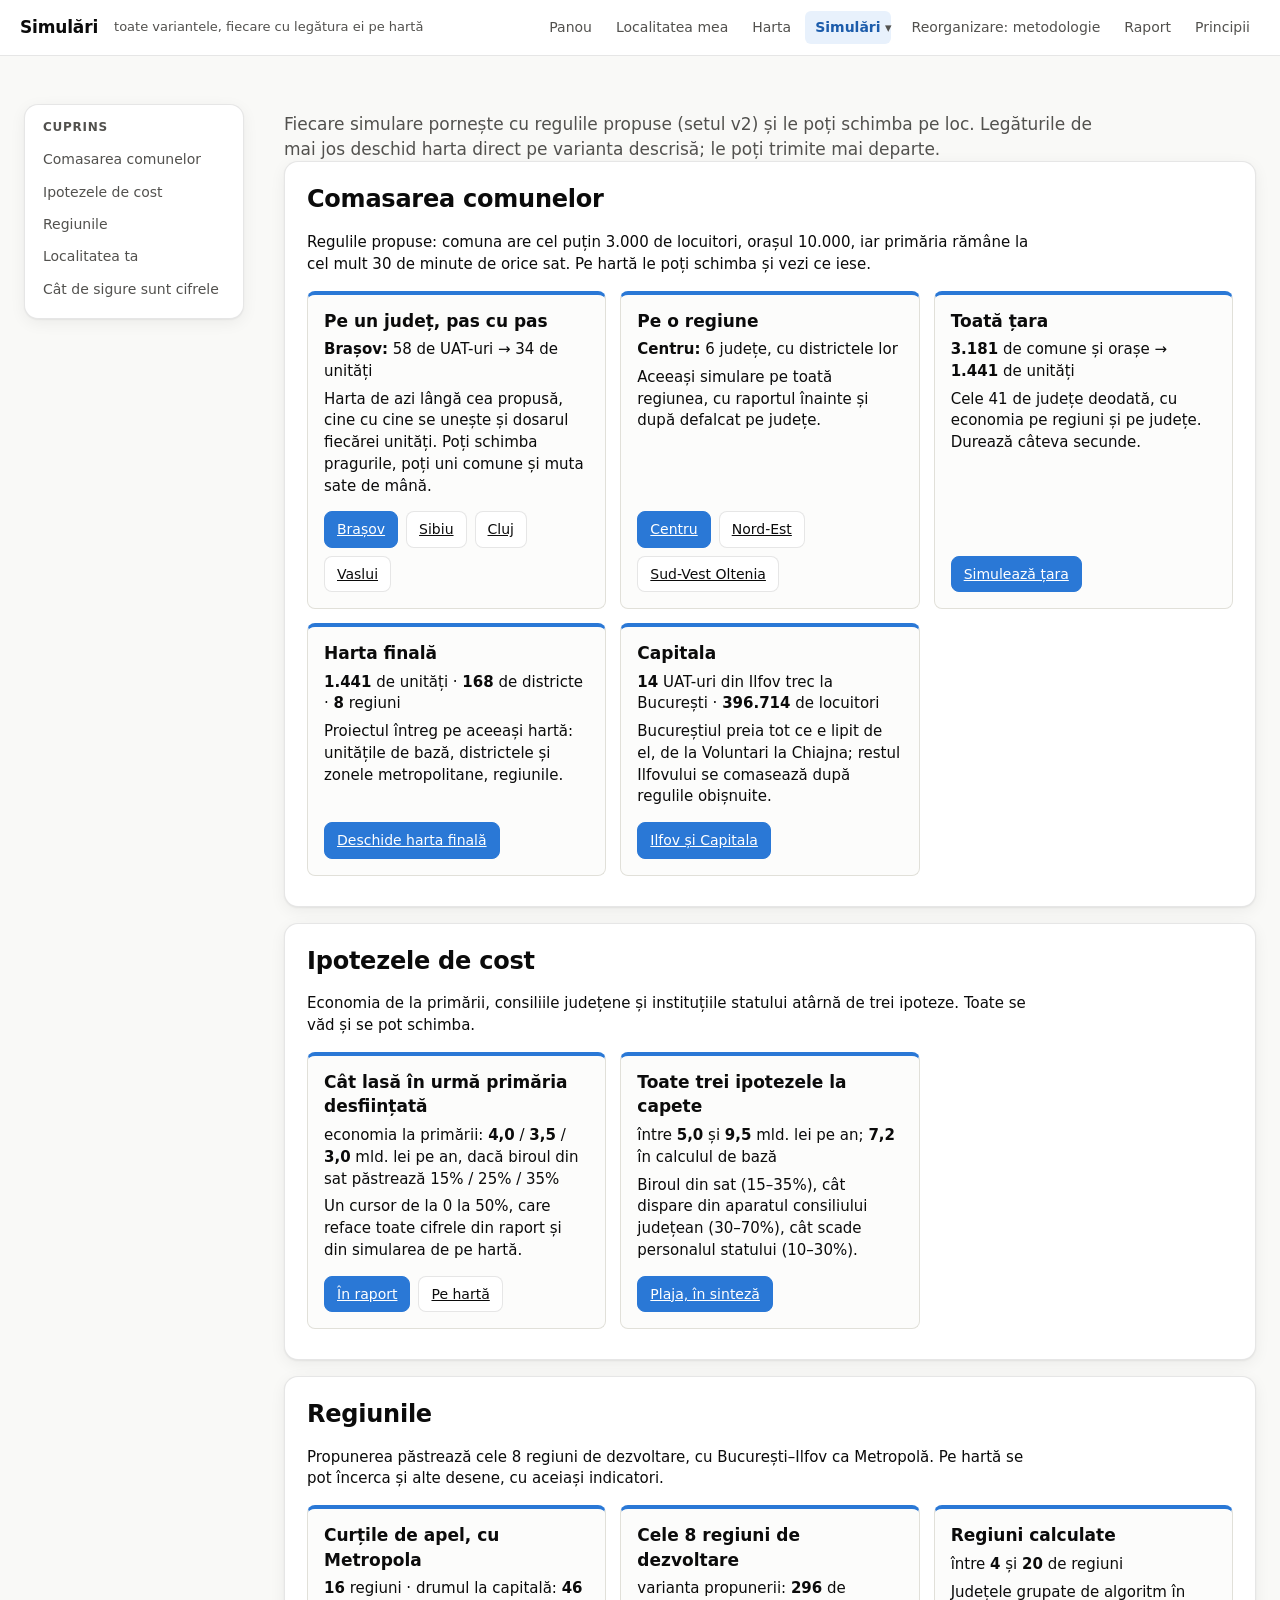
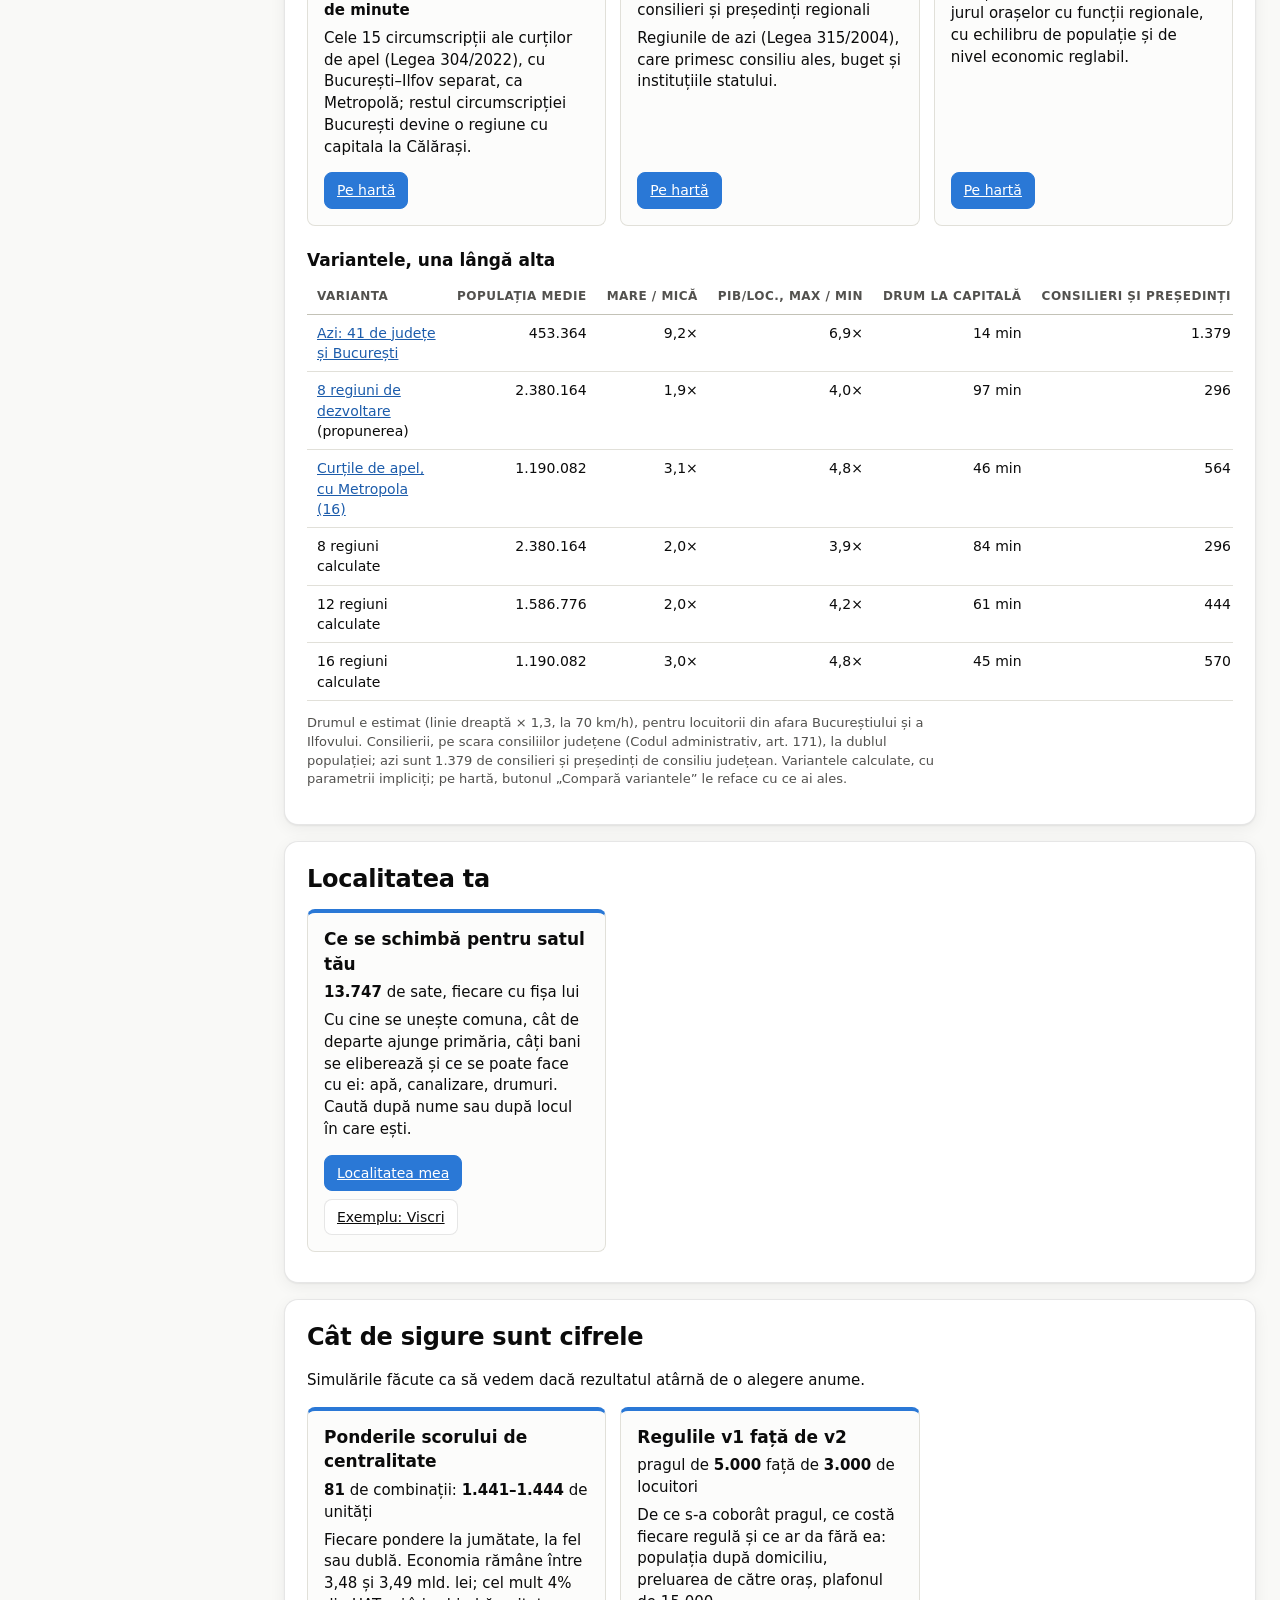
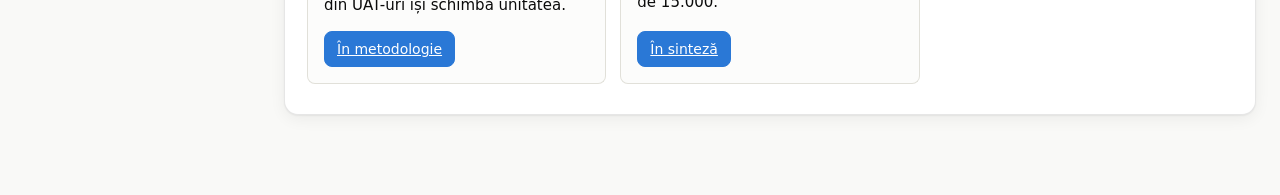
<file: simulari.html>
<!DOCTYPE html>
<html lang="ro">

<head>
    <meta charset="UTF-8">
    <meta name="viewport" content="width=device-width, initial-scale=1.0">
    <title>Simulări — Metropolizarea României</title>
    <meta name="description" content="Toate simulările proiectului într-un loc: comasarea comunelor pe un județ, pe o regiune sau pe toată țara, ipotezele de cost, regiunile (8 de dezvoltare, curțile de apel cu Metropola, variante calculate) și fișa fiecărei localități.">
    <meta name="theme-color" content="#2a78d6">
    <link rel="canonical" href="https://mihaiandreicut.github.io/metropolizarea-romaniei/simulari.html">
    <link rel="icon" href="img/favicon.svg" type="image/svg+xml">

    <meta property="og:type" content="website">
    <meta property="og:site_name" content="Metropolizarea României">
    <meta property="og:locale" content="ro_RO">
    <meta property="og:title" content="Simulări — Metropolizarea României">
    <meta property="og:description" content="Comasarea comunelor, ipotezele de cost și variantele de regiuni, fiecare cu legătura ei directă pe hartă.">
    <meta property="og:url" content="https://mihaiandreicut.github.io/metropolizarea-romaniei/simulari.html">
    <meta property="og:image" content="https://mihaiandreicut.github.io/metropolizarea-romaniei/img/previzualizare.jpg">
    <meta property="og:image:width" content="1200">
    <meta property="og:image:height" content="630">
    <meta property="og:image:alt" content="Harta României: costul primăriei pe locuitor, azi (3.181 de comune și orașe) și după comasare (1.441 de unități)">

    <meta name="twitter:card" content="summary_large_image">
    <meta name="twitter:title" content="Simulări — Metropolizarea României">
    <meta name="twitter:description" content="Comasarea comunelor, ipotezele de cost și variantele de regiuni, pe hartă.">
    <meta name="twitter:image" content="https://mihaiandreicut.github.io/metropolizarea-romaniei/img/previzualizare.jpg">
    <meta name="twitter:image:alt" content="Harta României: costul primăriei pe locuitor, azi (3.181 de comune și orașe) și după comasare (1.441 de unități)">

    <script type="application/ld+json">
    {
        "@context": "https://schema.org",
        "@type": "CollectionPage",
        "name": "Simulări — Metropolizarea României",
        "url": "https://mihaiandreicut.github.io/metropolizarea-romaniei/simulari.html",
        "inLanguage": "ro",
        "image": "https://mihaiandreicut.github.io/metropolizarea-romaniei/img/previzualizare.jpg",
        "dateModified": "2026-11-12",
        "isPartOf": {
            "@type": "WebSite",
            "name": "Metropolizarea României",
            "url": "https://mihaiandreicut.github.io/metropolizarea-romaniei/",
            "inLanguage": "ro"
        }
    }
    </script>
    <link rel="stylesheet" href="css/adp-tema.css">
    <script src="js/adp-meniu.js" defer></script>
</head>

<body>
    <a class="sari-la-continut" href="#comune">Sari la conținut</a>

    <header class="antet">
        <h1>Simulări</h1>
        <span class="subtitlu">toate variantele, fiecare cu legătura ei pe hartă</span>
        <nav aria-label="Pagini">
            <a href="index.html">Panou</a>
            <a href="localitatea.html">Localitatea mea</a>
            <a href="harta.html">Harta</a>
            <a href="simulari.html" aria-current="page">Simulări</a>
            <a href="metodologie.html">Reorganizare: metodologie</a>
            <a href="raport.html">Raport</a>
            <a href="principii.html">Principii</a>
        </nav>
    </header>

    <main class="raport-pagina">
        <div class="document">
        <nav class="cuprins" aria-label="Cuprins">
            <h2>Cuprins</h2>
            <ol>
                <li><a href="#comune">Comasarea comunelor</a></li>
                <li><a href="#bani">Ipotezele de cost</a></li>
                <li><a href="#regiuni">Regiunile</a></li>
                <li><a href="#localitate">Localitatea ta</a></li>
                <li><a href="#sensibilitate">Cât de sigure sunt cifrele</a></li>
            </ol>
        </nav>

        <div class="continut-document">

        <p class="simulari-intro">Fiecare simulare pornește cu regulile propuse (setul v2) și le poți schimba pe loc.
            Legăturile de mai jos deschid harta direct pe varianta descrisă; le poți trimite mai departe.</p>

        <section id="comune">
            <h2>Comasarea comunelor</h2>
            <p>Regulile propuse: comuna are cel puțin 3.000 de locuitori, orașul 10.000, iar primăria rămâne la cel mult
                30 de minute de orice sat. Pe hartă le poți schimba și vezi ce iese.</p>
            <div class="simulari">
                <article class="simulare">
                    <h3>Pe un județ, pas cu pas</h3>
                    <p class="simulare-cifra"><b>Brașov:</b> 58 de UAT-uri → 34 de unități</p>
                    <p>Harta de azi lângă cea propusă, cine cu cine se unește și dosarul fiecărei unități. Poți schimba
                        pragurile, poți uni comune și muta sate de mână.</p>
                    <p class="simulare-legaturi">
                        <a class="buton principal" href="harta.html#judet=8">Brașov</a>
                        <a class="buton" href="harta.html#judet=32">Sibiu</a>
                        <a class="buton" href="harta.html#judet=12">Cluj</a>
                        <a class="buton" href="harta.html#judet=37">Vaslui</a></p>
                </article>
                <article class="simulare">
                    <h3>Pe o regiune</h3>
                    <p class="simulare-cifra"><b>Centru:</b> 6 județe, cu districtele lor</p>
                    <p>Aceeași simulare pe toată regiunea, cu raportul înainte și după defalcat pe județe.</p>
                    <p class="simulare-legaturi">
                        <a class="buton principal" href="harta.html#regiune=7">Centru</a>
                        <a class="buton" href="harta.html#regiune=1">Nord-Est</a>
                        <a class="buton" href="harta.html#regiune=4">Sud-Vest Oltenia</a></p>
                </article>
                <article class="simulare">
                    <h3>Toată țara</h3>
                    <p class="simulare-cifra"><b>3.181</b> de comune și orașe → <b>1.441</b> de unități</p>
                    <p>Cele 41 de județe deodată, cu economia pe regiuni și pe județe. Durează câteva secunde.</p>
                    <p class="simulare-legaturi"><a class="buton principal" href="harta.html#tara">Simulează țara</a></p>
                </article>
                <article class="simulare">
                    <h3>Harta finală</h3>
                    <p class="simulare-cifra"><b>1.441</b> de unități · <b>168</b> de districte · <b>8</b> regiuni</p>
                    <p>Proiectul întreg pe aceeași hartă: unitățile de bază, districtele și zonele metropolitane,
                        regiunile.</p>
                    <p class="simulare-legaturi"><a class="buton principal" href="harta.html#final">Deschide harta finală</a></p>
                </article>
                <article class="simulare">
                    <h3>Capitala</h3>
                    <p class="simulare-cifra"><b>14</b> UAT-uri din Ilfov trec la București · <b>396.714</b> de locuitori</p>
                    <p>Bucureștiul preia tot ce e lipit de el, de la Voluntari la Chiajna; restul Ilfovului se comasează
                        după regulile obișnuite.</p>
                    <p class="simulare-legaturi"><a class="buton principal" href="harta.html#judet=23">Ilfov și Capitala</a></p>
                </article>
            </div>
        </section>

        <section id="bani">
            <h2>Ipotezele de cost</h2>
            <p>Economia de la primării, consiliile județene și instituțiile statului atârnă de trei ipoteze. Toate se
                văd și se pot schimba.</p>
            <div class="simulari">
                <article class="simulare">
                    <h3>Cât lasă în urmă primăria desființată</h3>
                    <p class="simulare-cifra">economia la primării: <b>4,0</b> / <b>3,5</b> / <b>3,0</b> mld. lei pe an,
                        dacă biroul din sat păstrează 15% / 25% / 35%</p>
                    <p>Un cursor de la 0 la 50%, care reface toate cifrele din raport și din simularea de pe hartă.</p>
                    <p class="simulare-legaturi">
                        <a class="buton principal" href="raport.html#tablou">În raport</a>
                        <a class="buton" href="harta.html#tara">Pe hartă</a></p>
                </article>
                <article class="simulare">
                    <h3>Toate trei ipotezele la capete</h3>
                    <p class="simulare-cifra">între <b>5,0</b> și <b>9,5</b> mld. lei pe an; <b>7,2</b> în calculul de bază</p>
                    <p>Biroul din sat (15–35%), cât dispare din aparatul consiliului județean (30–70%), cât scade personalul
                        statului (10–30%).</p>
                    <p class="simulare-legaturi"><a class="buton principal" href="sinteza.html#decizii">Plaja, în sinteză</a></p>
                </article>
            </div>
        </section>

        <section id="regiuni">
            <h2>Regiunile</h2>
            <p>Propunerea păstrează cele 8 regiuni de dezvoltare, cu București–Ilfov ca Metropolă. Pe hartă se pot
                încerca și alte desene, cu aceiași indicatori.</p>
            <div class="simulari">
                <article class="simulare">
                    <h3>Curțile de apel, cu Metropola</h3>
                    <p class="simulare-cifra"><b>16</b> regiuni · drumul la capitală: <b>46 de minute</b></p>
                    <p>Cele 15 circumscripții ale curților de apel (Legea 304/2022), cu București–Ilfov separat, ca
                        Metropolă; restul circumscripției București devine o regiune cu capitala la Călărași.</p>
                    <p class="simulare-legaturi"><a class="buton principal" href="harta.html#regiuni=curte-apel">Pe hartă</a></p>
                </article>
                <article class="simulare">
                    <h3>Cele 8 regiuni de dezvoltare</h3>
                    <p class="simulare-cifra">varianta propunerii: <b>296</b> de consilieri și președinți regionali</p>
                    <p>Regiunile de azi (Legea 315/2004), care primesc consiliu ales, buget și instituțiile statului.</p>
                    <p class="simulare-legaturi"><a class="buton principal" href="harta.html#regiuni=adr">Pe hartă</a></p>
                </article>
                <article class="simulare">
                    <h3>Regiuni calculate</h3>
                    <p class="simulare-cifra">între <b>4</b> și <b>20</b> de regiuni</p>
                    <p>Județele grupate de algoritm în jurul orașelor cu funcții regionale, cu echilibru de populație și de
                        nivel economic reglabil.</p>
                    <p class="simulare-legaturi"><a class="buton principal" href="harta.html#regiuni=calculata">Pe hartă</a></p>
                </article>
            </div>
            <h3>Variantele, una lângă alta</h3>
            <div class="tabel-derulant"><table class="tabel-doc tabel-numeric">
                <thead><tr><th>Varianta</th><th>Populația medie</th><th>Mare / mică</th><th>PIB/loc., max / min</th>
                    <th>Drum la capitală</th><th>Consilieri și președinți</th></tr></thead>
                <tbody>
                    <tr><th scope="row"><a href="harta.html#regiuni=judete">Azi: 41 de județe și București</a></th><td>453.364</td><td>9,2×</td><td>6,9×</td><td>14 min</td><td>1.379</td></tr>
                    <tr><th scope="row"><a href="harta.html#regiuni=adr">8 regiuni de dezvoltare</a> (propunerea)</th><td>2.380.164</td><td>1,9×</td><td>4,0×</td><td>97 min</td><td>296</td></tr>
                    <tr><th scope="row"><a href="harta.html#regiuni=curte-apel">Curțile de apel, cu Metropola (16)</a></th><td>1.190.082</td><td>3,1×</td><td>4,8×</td><td>46 min</td><td>564</td></tr>
                    <tr><th scope="row">8 regiuni calculate</th><td>2.380.164</td><td>2,0×</td><td>3,9×</td><td>84 min</td><td>296</td></tr>
                    <tr><th scope="row">12 regiuni calculate</th><td>1.586.776</td><td>2,0×</td><td>4,2×</td><td>61 min</td><td>444</td></tr>
                    <tr><th scope="row">16 regiuni calculate</th><td>1.190.082</td><td>3,0×</td><td>4,8×</td><td>45 min</td><td>570</td></tr>
                </tbody>
            </table></div>
            <p class="nota">Drumul e estimat (linie dreaptă × 1,3, la 70 km/h), pentru locuitorii din afara Bucureștiului
                și a Ilfovului. Consilierii, pe scara consiliilor județene (Codul administrativ, art. 171), la dublul
                populației; azi sunt 1.379 de consilieri și președinți de consiliu județean. Variantele calculate, cu
                parametrii impliciți; pe hartă, butonul „Compară variantele” le reface cu ce ai ales.</p>
        </section>

        <section id="localitate">
            <h2>Localitatea ta</h2>
            <div class="simulari">
                <article class="simulare">
                    <h3>Ce se schimbă pentru satul tău</h3>
                    <p class="simulare-cifra"><b>13.747</b> de sate, fiecare cu fișa lui</p>
                    <p>Cu cine se unește comuna, cât de departe ajunge primăria, câți bani se eliberează și ce se poate face
                        cu ei: apă, canalizare, drumuri. Caută după nume sau după locul în care ești.</p>
                    <p class="simulare-legaturi">
                        <a class="buton principal" href="localitatea.html">Localitatea mea</a>
                        <a class="buton" href="localitatea.html#sat=40759">Exemplu: Viscri</a></p>
                </article>
            </div>
        </section>

        <section id="sensibilitate">
            <h2>Cât de sigure sunt cifrele</h2>
            <p>Simulările făcute ca să vedem dacă rezultatul atârnă de o alegere anume.</p>
            <div class="simulari">
                <article class="simulare">
                    <h3>Ponderile scorului de centralitate</h3>
                    <p class="simulare-cifra"><b>81</b> de combinații: <b>1.441–1.444</b> de unități</p>
                    <p>Fiecare pondere la jumătate, la fel sau dublă. Economia rămâne între 3,48 și 3,49 mld. lei; cel mult
                        4% din UAT-uri își schimbă unitatea.</p>
                    <p class="simulare-legaturi"><a class="buton principal" href="metodologie.html#plan">În metodologie</a></p>
                </article>
                <article class="simulare">
                    <h3>Regulile v1 față de v2</h3>
                    <p class="simulare-cifra">pragul de <b>5.000</b> față de <b>3.000</b> de locuitori</p>
                    <p>De ce s-a coborât pragul, ce costă fiecare regulă și ce ar da fără ea: populația după domiciliu,
                        preluarea de către oraș, plafonul de 15.000.</p>
                    <p class="simulare-legaturi"><a class="buton principal" href="sinteza.html#reguli">În sinteză</a></p>
                </article>
            </div>
        </section>

        </div>
        </div>
    </main>
</body>

</html>
</file>
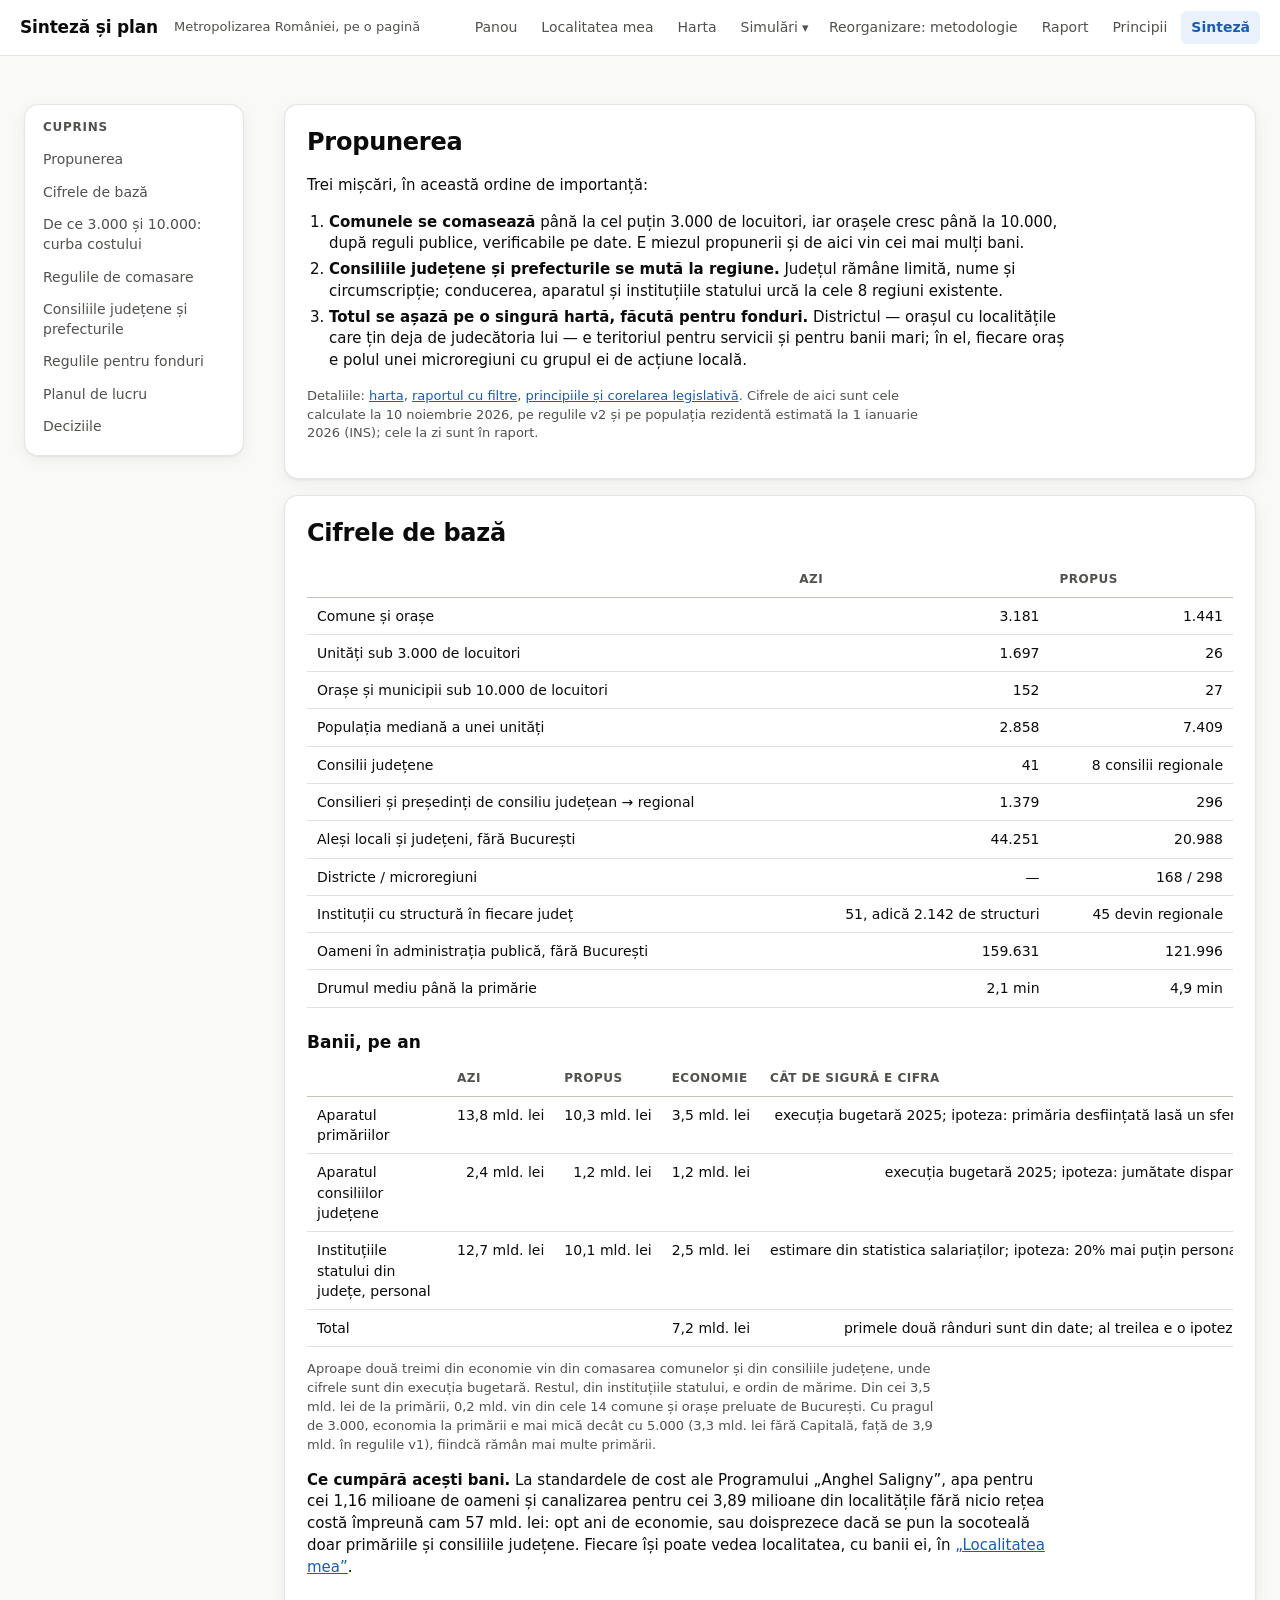
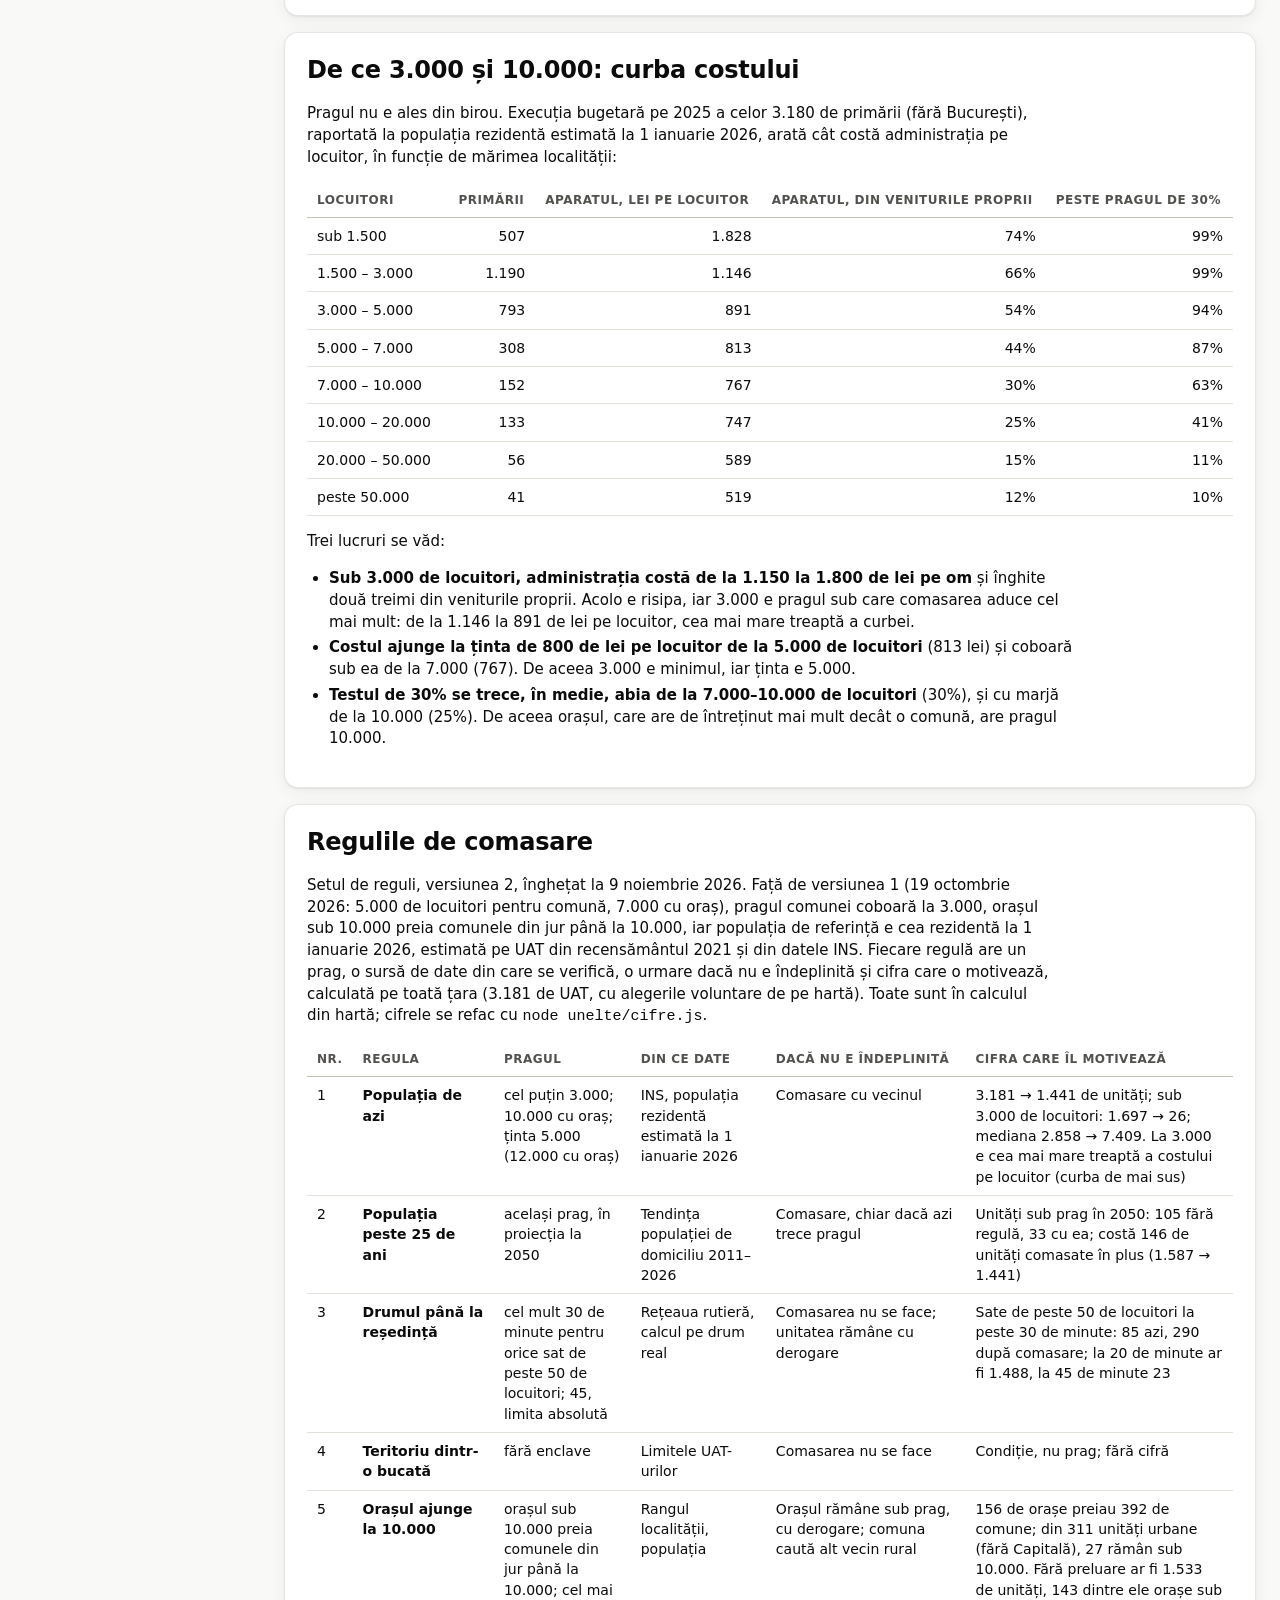
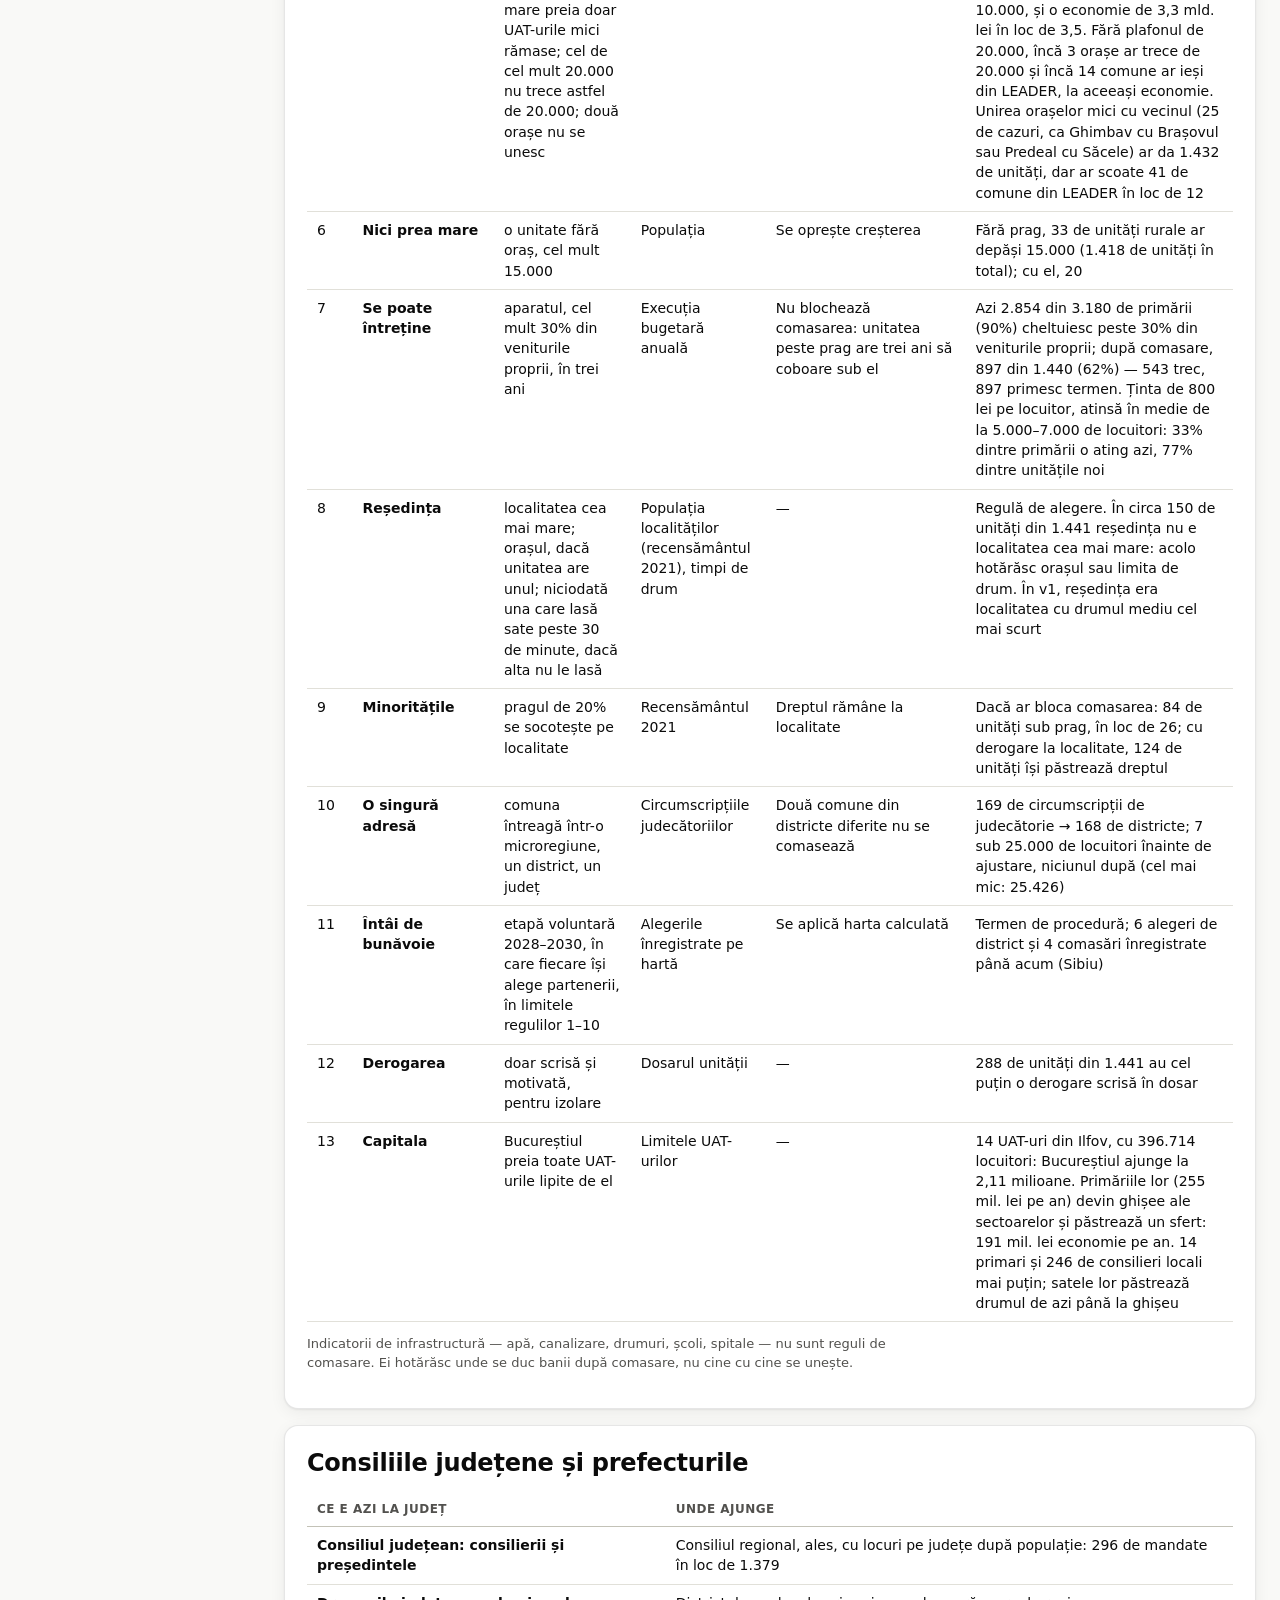
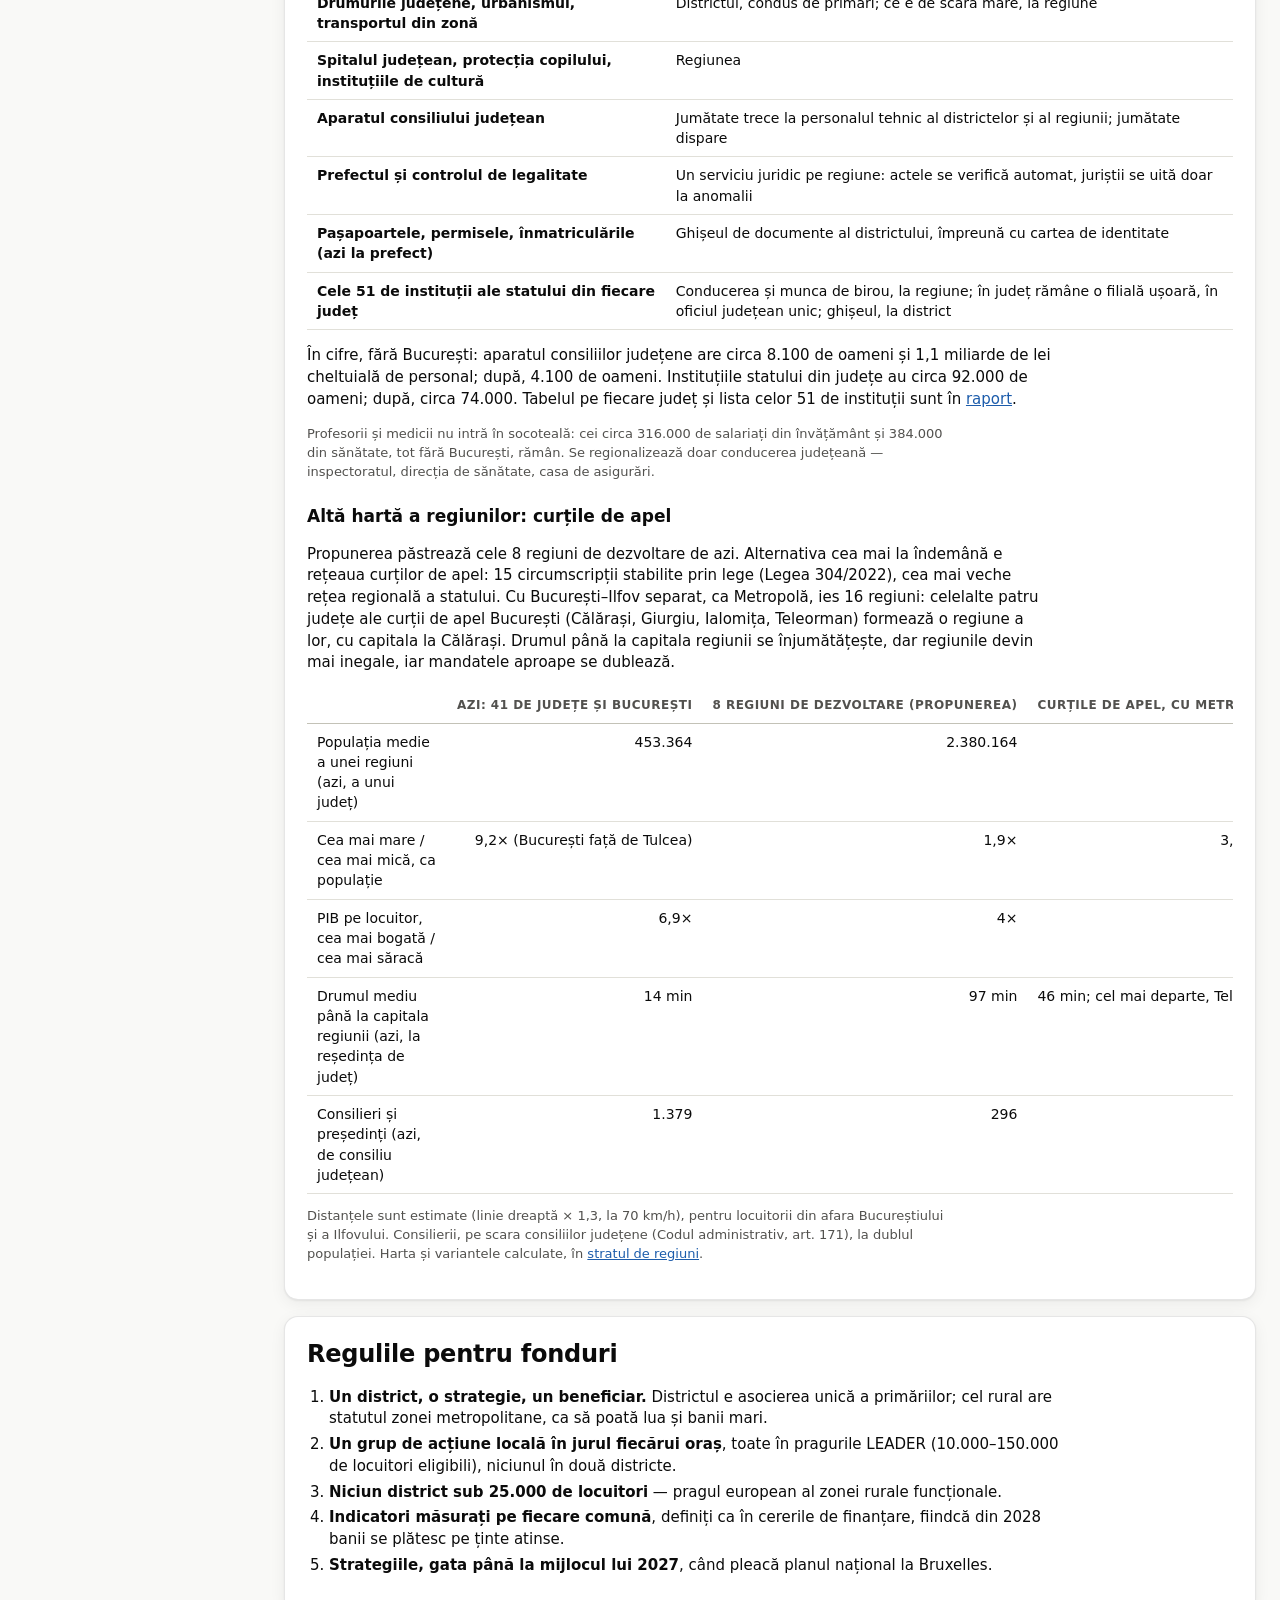
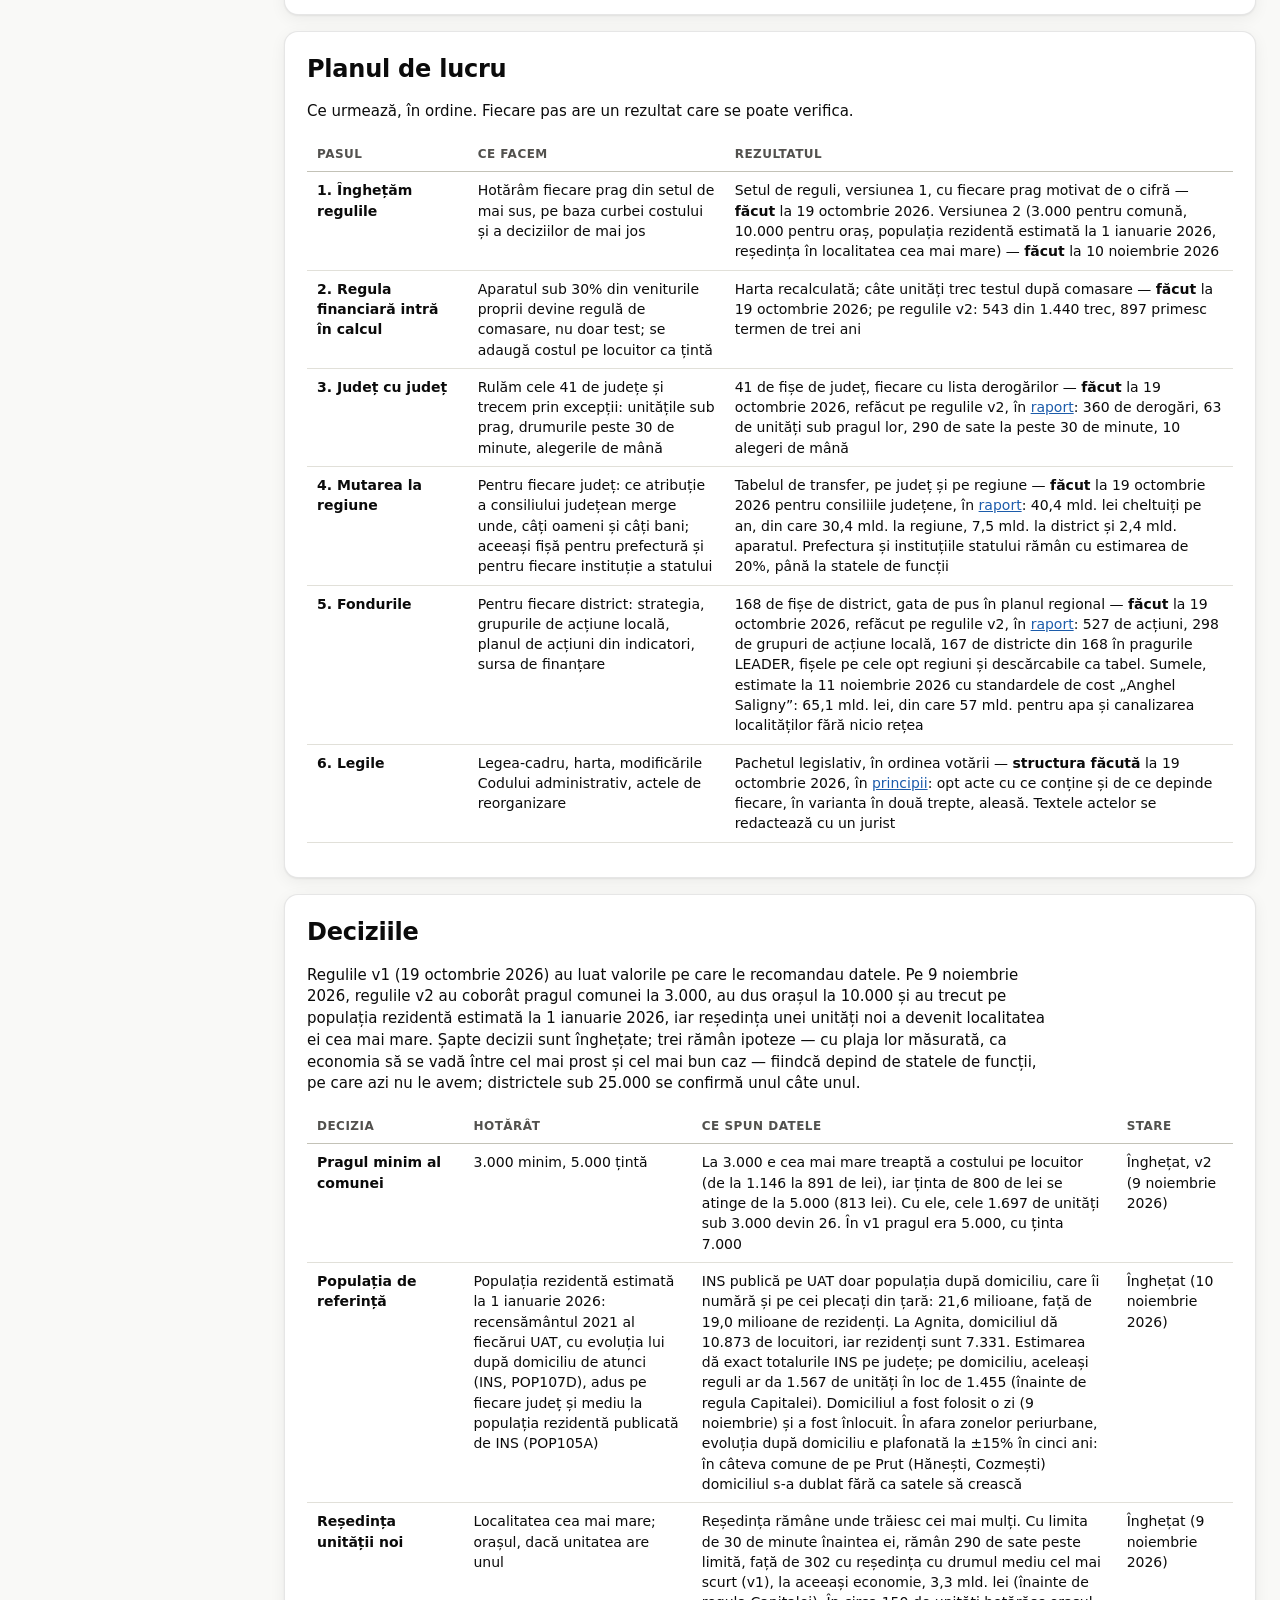
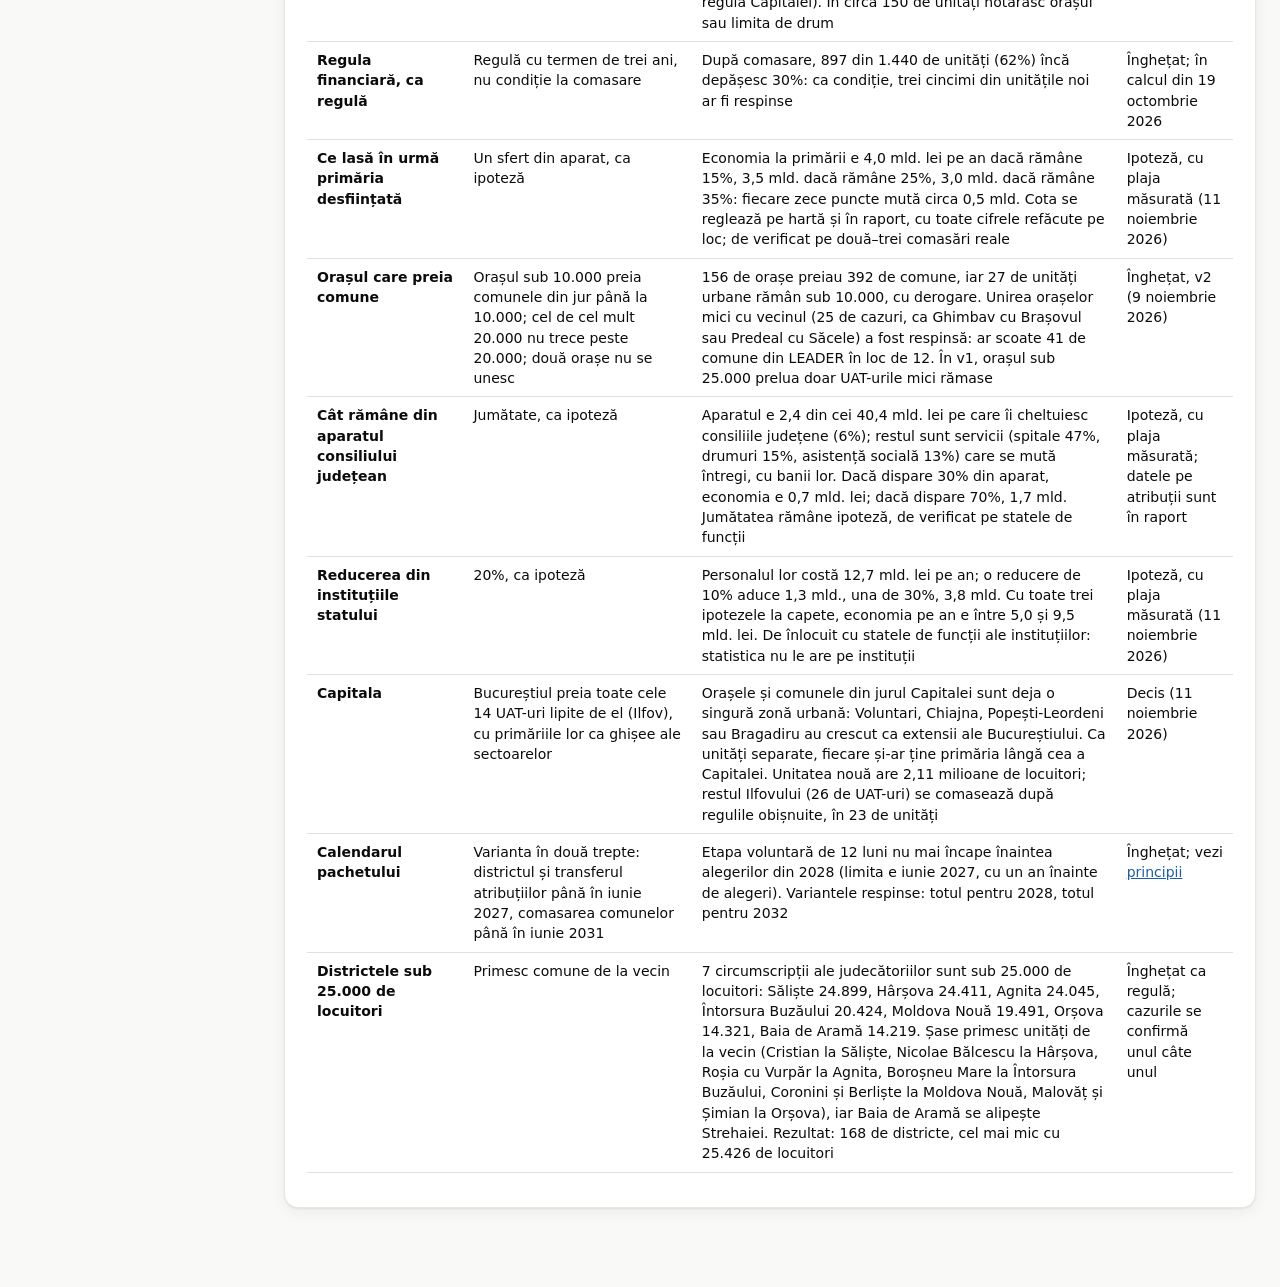
<file: sinteza.html>
<!DOCTYPE html>
<html lang="ro">

<head>
    <meta charset="UTF-8">
    <meta name="viewport" content="width=device-width, initial-scale=1.0">
    <title>Metropolizarea României — sinteză și plan de lucru</title>
    <meta name="description" content="Propunerea pe o pagină: ce se schimbă, cifrele de bază, setul de reguli pentru comasarea comunelor, mutarea consiliilor județene și a prefecturilor la regiune și planul de lucru.">
    <meta name="theme-color" content="#2a78d6">
    <link rel="canonical" href="https://mihaiandreicut.github.io/metropolizarea-romaniei/sinteza.html">
    <link rel="icon" href="img/favicon.svg" type="image/svg+xml">

    <!-- Open Graph -->
    <meta property="og:type" content="article">
    <meta property="og:site_name" content="Metropolizarea României">
    <meta property="og:locale" content="ro_RO">
    <meta property="og:title" content="Metropolizarea României — sinteză și plan de lucru">
    <meta property="og:description" content="Ce se schimbă, cifrele de bază, regulile de comasare a comunelor, mutarea la regiune și planul de lucru.">
    <meta property="og:url" content="https://mihaiandreicut.github.io/metropolizarea-romaniei/sinteza.html">
    <meta property="og:image" content="https://mihaiandreicut.github.io/metropolizarea-romaniei/img/previzualizare.jpg">
    <meta property="og:image:width" content="1200">
    <meta property="og:image:height" content="630">
    <meta property="og:image:alt" content="Harta României: costul primăriei pe locuitor, azi (3.181 de comune și orașe) și după comasare (1.441 de unități)">

    <!-- Twitter Card -->
    <meta name="twitter:card" content="summary_large_image">
    <meta name="twitter:title" content="Metropolizarea României — sinteză și plan de lucru">
    <meta name="twitter:description" content="Ce se schimbă, cifrele de bază, regulile de comasare a comunelor și planul de lucru.">
    <meta name="twitter:image" content="https://mihaiandreicut.github.io/metropolizarea-romaniei/img/previzualizare.jpg">
    <meta name="twitter:image:alt" content="Harta României: costul primăriei pe locuitor, azi (3.181 de comune și orașe) și după comasare (1.441 de unități)">

    <!-- Date structurate -->
    <script type="application/ld+json">
    {
        "@context": "https://schema.org",
        "@type": "Article",
        "url": "https://mihaiandreicut.github.io/metropolizarea-romaniei/sinteza.html",
        "image": "https://mihaiandreicut.github.io/metropolizarea-romaniei/img/previzualizare.jpg",
        "isPartOf": { "@type": "WebSite", "name": "Metropolizarea României", "url": "https://mihaiandreicut.github.io/metropolizarea-romaniei/" },
        "headline": "Metropolizarea României — sinteză și plan de lucru",
        "inLanguage": "ro",
        "about": ["reorganizare administrativ-teritorială", "comasarea comunelor", "regionalizare", "fonduri europene", "România"],
        "dateModified": "2026-11-12"
    }
    </script>

    <link rel="stylesheet" href="css/adp-tema.css">
    <script src="js/adp-meniu.js" defer></script>
</head>

<body>
    <a class="sari-la-continut" href="#propunerea">Sari la conținut</a>

    <header class="antet">
        <h1>Sinteză și plan</h1>
        <span class="subtitlu">Metropolizarea României, pe o pagină</span>
        <nav aria-label="Pagini">
            <a href="index.html">Panou</a>
            <a href="localitatea.html">Localitatea mea</a>
            <a href="harta.html">Harta</a>
            <a href="simulari.html">Simulări</a>
            <a href="metodologie.html">Reorganizare: metodologie</a>
            <a href="raport.html">Raport</a>
            <a href="principii.html">Principii</a>
            <a href="sinteza.html" aria-current="page">Sinteză</a>
        </nav>
    </header>

    <main class="raport-pagina">
        <div class="document">
        <nav class="cuprins" aria-label="Cuprins">
            <h2>Cuprins</h2>
            <ol>
                <li><a href="#propunerea">Propunerea</a></li>
                <li><a href="#cifre">Cifrele de bază</a></li>
                <li><a href="#curba">De ce 3.000 și 10.000: curba costului</a></li>
                <li><a href="#reguli">Regulile de comasare</a></li>
                <li><a href="#regiune">Consiliile județene și prefecturile</a></li>
                <li><a href="#fonduri">Regulile pentru fonduri</a></li>
                <li><a href="#plan">Planul de lucru</a></li>
                <li><a href="#decizii">Deciziile</a></li>
            </ol>
        </nav>

        <div class="continut-document">

        <section id="propunerea">
            <h2>Propunerea</h2>
            <p>Trei mișcări, în această ordine de importanță:</p>
            <ol>
                <li><b>Comunele se comasează</b> până la cel puțin 3.000 de locuitori, iar orașele cresc până la
                    10.000, după reguli publice, verificabile pe date. E miezul propunerii și de aici vin cei mai
                    mulți bani.</li>
                <li><b>Consiliile județene și prefecturile se mută la regiune.</b> Județul rămâne limită, nume și
                    circumscripție; conducerea, aparatul și instituțiile statului urcă la cele 8 regiuni
                    existente.</li>
                <li><b>Totul se așază pe o singură hartă, făcută pentru fonduri.</b> Districtul — orașul cu
                    localitățile care țin deja de judecătoria lui — e teritoriul pentru servicii și pentru
                    banii mari; în el, fiecare oraș e polul unei microregiuni cu grupul ei de acțiune locală.</li>
            </ol>
            <p class="nota">Detaliile: <a href="harta.html">harta</a>, <a href="raport.html">raportul cu filtre</a>,
                <a href="principii.html">principiile și corelarea legislativă</a>. Cifrele de aici sunt cele
                calculate la 10 noiembrie 2026, pe regulile v2 și pe populația rezidentă estimată la 1 ianuarie 2026
                (INS); cele la zi sunt în raport.</p>
        </section>

        <section id="cifre">
            <h2>Cifrele de bază</h2>
            <div class="tabel-derulant"><table class="tabel-doc tabel-numeric">
                <thead><tr><th></th><th>Azi</th><th>Propus</th></tr></thead>
                <tbody>
                    <tr><th scope="row">Comune și orașe</th><td>3.181</td><td>1.441</td></tr>
                    <tr><th scope="row">Unități sub 3.000 de locuitori</th><td>1.697</td><td>26</td></tr>
                    <tr><th scope="row">Orașe și municipii sub 10.000 de locuitori</th><td>152</td><td>27</td></tr>
                    <tr><th scope="row">Populația mediană a unei unități</th><td>2.858</td><td>7.409</td></tr>
                    <tr><th scope="row">Consilii județene</th><td>41</td><td>8 consilii regionale</td></tr>
                    <tr><th scope="row">Consilieri și președinți de consiliu județean → regional</th><td>1.379</td><td>296</td></tr>
                    <tr><th scope="row">Aleși locali și județeni, fără București</th><td>44.251</td><td>20.988</td></tr>
                    <tr><th scope="row">Districte / microregiuni</th><td>—</td><td>168 / 298</td></tr>
                    <tr><th scope="row">Instituții cu structură în fiecare județ</th><td>51, adică 2.142 de structuri</td><td>45 devin regionale</td></tr>
                    <tr><th scope="row">Oameni în administrația publică, fără București</th><td>159.631</td><td>121.996</td></tr>
                    <tr><th scope="row">Drumul mediu până la primărie</th><td>2,1 min</td><td>4,9 min</td></tr>
                </tbody>
            </table></div>
            <h3>Banii, pe an</h3>
            <div class="tabel-derulant"><table class="tabel-doc tabel-numeric">
                <thead><tr><th></th><th>Azi</th><th>Propus</th><th>Economie</th><th>Cât de sigură e cifra</th></tr></thead>
                <tbody>
                    <tr><th scope="row">Aparatul primăriilor</th><td>13,8 mld. lei</td><td>10,3 mld. lei</td><td>3,5 mld. lei</td>
                        <td>execuția bugetară 2025; ipoteza: primăria desființată lasă un sfert</td></tr>
                    <tr><th scope="row">Aparatul consiliilor județene</th><td>2,4 mld. lei</td><td>1,2 mld. lei</td><td>1,2 mld. lei</td>
                        <td>execuția bugetară 2025; ipoteza: jumătate dispare</td></tr>
                    <tr><th scope="row">Instituțiile statului din județe, personal</th><td>12,7 mld. lei</td><td>10,1 mld. lei</td><td>2,5 mld. lei</td>
                        <td>estimare din statistica salariaților; ipoteza: 20% mai puțin personal</td></tr>
                    <tr class="rand-total"><th scope="row">Total</th><td></td><td></td><td>7,2 mld. lei</td>
                        <td>primele două rânduri sunt din date; al treilea e o ipoteză</td></tr>
                </tbody>
            </table></div>
            <p class="nota">Aproape două treimi din economie vin din comasarea comunelor și din consiliile județene, unde
                cifrele sunt din execuția bugetară. Restul, din instituțiile statului, e ordin de mărime. Din cei 3,5 mld.
                lei de la primării, 0,2 mld. vin din cele 14 comune și orașe preluate de București. Cu pragul de 3.000,
                economia la primării e mai mică decât cu 5.000 (3,3 mld. lei fără Capitală, față de 3,9 mld. în regulile
                v1), fiindcă rămân mai multe primării.</p>
            <p><b>Ce cumpără acești bani.</b> La standardele de cost ale Programului „Anghel Saligny”, apa pentru cei
                1,16 milioane de oameni și canalizarea pentru cei 3,89 milioane din localitățile fără nicio rețea costă
                împreună cam 57 mld. lei: opt ani de economie, sau doisprezece dacă se pun la socoteală doar primăriile
                și consiliile județene. Fiecare își poate vedea localitatea, cu banii ei, în
                <a href="localitatea.html">„Localitatea mea”</a>.</p>
        </section>

        <section id="curba">
            <h2>De ce 3.000 și 10.000: curba costului</h2>
            <p>Pragul nu e ales din birou. Execuția bugetară pe 2025 a celor 3.180 de primării (fără București), raportată la
                populația rezidentă estimată la 1 ianuarie 2026, arată cât costă administrația pe locuitor, în funcție
                de mărimea localității:</p>
            <div class="tabel-derulant"><table class="tabel-doc tabel-numeric">
                <thead><tr><th>Locuitori</th><th>Primării</th><th>Aparatul, lei pe locuitor</th>
                    <th>Aparatul, din veniturile proprii</th><th>Peste pragul de 30%</th></tr></thead>
                <tbody>
                    <tr><th scope="row">sub 1.500</th><td>507</td><td>1.828</td><td>74%</td><td>99%</td></tr>
                    <tr><th scope="row">1.500 – 3.000</th><td>1.190</td><td>1.146</td><td>66%</td><td>99%</td></tr>
                    <tr><th scope="row">3.000 – 5.000</th><td>793</td><td>891</td><td>54%</td><td>94%</td></tr>
                    <tr><th scope="row">5.000 – 7.000</th><td>308</td><td>813</td><td>44%</td><td>87%</td></tr>
                    <tr><th scope="row">7.000 – 10.000</th><td>152</td><td>767</td><td>30%</td><td>63%</td></tr>
                    <tr><th scope="row">10.000 – 20.000</th><td>133</td><td>747</td><td>25%</td><td>41%</td></tr>
                    <tr><th scope="row">20.000 – 50.000</th><td>56</td><td>589</td><td>15%</td><td>11%</td></tr>
                    <tr><th scope="row">peste 50.000</th><td>41</td><td>519</td><td>12%</td><td>10%</td></tr>
                </tbody>
            </table></div>
            <p>Trei lucruri se văd:</p>
            <ul>
                <li><b>Sub 3.000 de locuitori, administrația costă de la 1.150 la 1.800 de lei pe om</b> și înghite
                    două treimi din veniturile proprii. Acolo e risipa, iar 3.000 e pragul sub care comasarea aduce
                    cel mai mult: de la 1.146 la 891 de lei pe locuitor, cea mai mare treaptă a curbei.</li>
                <li><b>Costul ajunge la ținta de 800 de lei pe locuitor de la 5.000 de locuitori</b> (813 lei) și
                    coboară sub ea de la 7.000 (767). De aceea 3.000 e minimul, iar ținta e 5.000.</li>
                <li><b>Testul de 30% se trece, în medie, abia de la 7.000–10.000 de locuitori</b> (30%), și cu marjă
                    de la 10.000 (25%). De aceea orașul, care are de întreținut mai mult decât o comună, are pragul 10.000.</li>
            </ul>
        </section>

        <section id="reguli">
            <h2>Regulile de comasare</h2>
            <p>Setul de reguli, versiunea 2, înghețat la 9 noiembrie 2026. Față de versiunea 1 (19 octombrie 2026:
                5.000 de locuitori pentru comună, 7.000 cu oraș), pragul comunei coboară la 3.000, orașul sub 10.000
                preia comunele din jur până la 10.000, iar populația de referință e cea rezidentă la 1 ianuarie 2026,
                estimată pe UAT din recensământul 2021 și din datele INS. Fiecare regulă are un prag, o sursă de date din care se
                verifică, o urmare dacă nu e îndeplinită și cifra care o motivează, calculată pe toată țara (3.181 de
                UAT, cu alegerile voluntare de pe hartă). Toate sunt în calculul din hartă; cifrele se refac cu
                <code>node unelte/cifre.js</code>.</p>
            <div class="tabel-derulant"><table class="tabel-doc">
                <thead><tr><th>Nr.</th><th>Regula</th><th>Pragul</th><th>Din ce date</th><th>Dacă nu e îndeplinită</th><th>Cifra care îl motivează</th></tr></thead>
                <tbody>
                    <tr><td>1</td><th scope="row">Populația de azi</th><td>cel puțin 3.000; 10.000 cu oraș; ținta 5.000 (12.000 cu oraș)</td>
                        <td>INS, populația rezidentă estimată la 1 ianuarie 2026</td><td>Comasare cu vecinul</td><td>3.181 → 1.441 de unități; sub 3.000 de locuitori: 1.697 → 26; mediana 2.858 → 7.409. La 3.000 e cea mai mare treaptă a costului pe locuitor (curba de mai sus)</td></tr>
                    <tr><td>2</td><th scope="row">Populația peste 25 de ani</th><td>același prag, în proiecția la 2050</td>
                        <td>Tendința populației de domiciliu 2011–2026</td><td>Comasare, chiar dacă azi trece pragul</td><td>Unități sub prag în 2050: 105 fără regulă, 33 cu ea; costă 146 de unități comasate în plus (1.587 → 1.441)</td></tr>
                    <tr><td>3</td><th scope="row">Drumul până la reședință</th><td>cel mult 30 de minute pentru orice sat de peste 50 de locuitori; 45, limita absolută</td>
                        <td>Rețeaua rutieră, calcul pe drum real</td><td>Comasarea nu se face; unitatea rămâne cu derogare</td><td>Sate de peste 50 de locuitori la peste 30 de minute: 85 azi, 290 după comasare; la 20 de minute ar fi 1.488, la 45 de minute 23</td></tr>
                    <tr><td>4</td><th scope="row">Teritoriu dintr-o bucată</th><td>fără enclave</td>
                        <td>Limitele UAT-urilor</td><td>Comasarea nu se face</td><td>Condiție, nu prag; fără cifră</td></tr>
                    <tr><td>5</td><th scope="row">Orașul ajunge la 10.000</th><td>orașul sub 10.000 preia comunele din jur până la 10.000; cel mai mare preia doar UAT-urile mici rămase; cel de cel mult 20.000 nu trece astfel de 20.000; două orașe nu se unesc</td>
                        <td>Rangul localității, populația</td><td>Orașul rămâne sub prag, cu derogare; comuna caută alt vecin rural</td><td>156 de orașe preiau 392 de comune; din 311 unități urbane (fără Capitală), 27 rămân sub 10.000. Fără preluare ar fi 1.533 de unități, 143 dintre ele orașe sub 10.000, și o economie de 3,3 mld. lei în loc de 3,5. Fără plafonul de 20.000, încă 3 orașe ar trece de 20.000 și încă 14 comune ar ieși din LEADER, la aceeași economie. Unirea orașelor mici cu vecinul (25 de cazuri, ca Ghimbav cu Brașovul sau Predeal cu Săcele) ar da 1.432 de unități, dar ar scoate 41 de comune din LEADER în loc de 12</td></tr>
                    <tr><td>6</td><th scope="row">Nici prea mare</th><td>o unitate fără oraș, cel mult 15.000</td>
                        <td>Populația</td><td>Se oprește creșterea</td><td>Fără prag, 33 de unități rurale ar depăși 15.000 (1.418 de unități în total); cu el, 20</td></tr>
                    <tr><td>7</td><th scope="row">Se poate întreține</th><td>aparatul, cel mult 30% din veniturile proprii, în trei ani</td>
                        <td>Execuția bugetară anuală</td><td>Nu blochează comasarea: unitatea peste prag are trei ani să coboare sub el</td><td>Azi 2.854 din 3.180 de primării (90%) cheltuiesc peste 30% din veniturile proprii; după comasare, 897 din 1.440 (62%) — 543 trec, 897 primesc termen. Ținta de 800 lei pe locuitor, atinsă în medie de la 5.000–7.000 de locuitori: 33% dintre primării o ating azi, 77% dintre unitățile noi</td></tr>
                    <tr><td>8</td><th scope="row">Reședința</th><td>localitatea cea mai mare; orașul, dacă unitatea are unul; niciodată una care lasă sate peste 30 de minute, dacă alta nu le lasă</td>
                        <td>Populația localităților (recensământul 2021), timpi de drum</td><td>—</td><td>Regulă de alegere. În circa 150 de unități din 1.441 reședința nu e localitatea cea mai mare: acolo hotărăsc orașul sau limita de drum. În v1, reședința era localitatea cu drumul mediu cel mai scurt</td></tr>
                    <tr><td>9</td><th scope="row">Minoritățile</th><td>pragul de 20% se socotește pe localitate</td>
                        <td>Recensământul 2021</td><td>Dreptul rămâne la localitate</td><td>Dacă ar bloca comasarea: 84 de unități sub prag, în loc de 26; cu derogare la localitate, 124 de unități își păstrează dreptul</td></tr>
                    <tr><td>10</td><th scope="row">O singură adresă</th><td>comuna întreagă într-o microregiune, un district, un județ</td>
                        <td>Circumscripțiile judecătoriilor</td><td>Două comune din districte diferite nu se comasează</td><td>169 de circumscripții de judecătorie → 168 de districte; 7 sub 25.000 de locuitori înainte de ajustare, niciunul după (cel mai mic: 25.426)</td></tr>
                    <tr><td>11</td><th scope="row">Întâi de bunăvoie</th><td>etapă voluntară 2028–2030, în care fiecare își alege partenerii, în limitele regulilor 1–10</td>
                        <td>Alegerile înregistrate pe hartă</td><td>Se aplică harta calculată</td><td>Termen de procedură; 6 alegeri de district și 4 comasări înregistrate până acum (Sibiu)</td></tr>
                    <tr><td>12</td><th scope="row">Derogarea</th><td>doar scrisă și motivată, pentru izolare</td>
                        <td>Dosarul unității</td><td>—</td><td>288 de unități din 1.441 au cel puțin o derogare scrisă în dosar</td></tr>
                    <tr><td>13</td><th scope="row">Capitala</th><td>Bucureștiul preia toate UAT-urile lipite de el</td>
                        <td>Limitele UAT-urilor</td><td>—</td><td>14 UAT-uri din Ilfov, cu 396.714 locuitori: Bucureștiul ajunge la
                        2,11 milioane. Primăriile lor (255 mil. lei pe an) devin ghișee ale sectoarelor și păstrează un sfert:
                        191 mil. lei economie pe an. 14 primari și 246 de consilieri locali mai puțin; satele lor păstrează
                        drumul de azi până la ghișeu</td></tr>
                </tbody>
            </table></div>
            <p class="nota">Indicatorii de infrastructură — apă, canalizare, drumuri, școli, spitale — nu sunt reguli
                de comasare. Ei hotărăsc unde se duc banii după comasare, nu cine cu cine se unește.</p>
        </section>

        <section id="regiune">
            <h2>Consiliile județene și prefecturile</h2>
            <div class="tabel-derulant"><table class="tabel-doc">
                <thead><tr><th>Ce e azi la județ</th><th>Unde ajunge</th></tr></thead>
                <tbody>
                    <tr><th scope="row">Consiliul județean: consilierii și președintele</th>
                        <td>Consiliul regional, ales, cu locuri pe județe după populație: 296 de mandate în loc de 1.379</td></tr>
                    <tr><th scope="row">Drumurile județene, urbanismul, transportul din zonă</th>
                        <td>Districtul, condus de primari; ce e de scară mare, la regiune</td></tr>
                    <tr><th scope="row">Spitalul județean, protecția copilului, instituțiile de cultură</th>
                        <td>Regiunea</td></tr>
                    <tr><th scope="row">Aparatul consiliului județean</th>
                        <td>Jumătate trece la personalul tehnic al districtelor și al regiunii; jumătate dispare</td></tr>
                    <tr><th scope="row">Prefectul și controlul de legalitate</th>
                        <td>Un serviciu juridic pe regiune: actele se verifică automat, juriștii se uită doar la anomalii</td></tr>
                    <tr><th scope="row">Pașapoartele, permisele, înmatriculările (azi la prefect)</th>
                        <td>Ghișeul de documente al districtului, împreună cu cartea de identitate</td></tr>
                    <tr><th scope="row">Cele 51 de instituții ale statului din fiecare județ</th>
                        <td>Conducerea și munca de birou, la regiune; în județ rămâne o filială ușoară, în oficiul
                            județean unic; ghișeul, la district</td></tr>
                </tbody>
            </table></div>
            <p>În cifre, fără București: aparatul consiliilor județene are circa 8.100 de oameni și 1,1 miliarde de
                lei cheltuială de personal; după, 4.100 de oameni. Instituțiile statului din județe au circa 92.000
                de oameni; după, circa 74.000. Tabelul pe fiecare județ și lista celor 51 de instituții sunt în
                <a href="raport.html#institutii">raport</a>.</p>
            <p class="nota">Profesorii și medicii nu intră în socoteală: cei circa 316.000 de salariați din
                învățământ și 384.000 din sănătate, tot fără București, rămân. Se regionalizează doar conducerea județeană — inspectoratul, direcția de
                sănătate, casa de asigurări.</p>
            <h3>Altă hartă a regiunilor: curțile de apel</h3>
            <p>Propunerea păstrează cele 8 regiuni de dezvoltare de azi. Alternativa cea mai la îndemână e rețeaua
                curților de apel: 15 circumscripții stabilite prin lege (Legea 304/2022), cea mai veche rețea regională a
                statului. Cu București–Ilfov separat, ca Metropolă, ies 16 regiuni: celelalte patru județe ale curții de
                apel București (Călărași, Giurgiu, Ialomița, Teleorman) formează o regiune a lor, cu capitala la Călărași.
                Drumul până la capitala regiunii se înjumătățește, dar regiunile devin mai inegale, iar mandatele aproape
                se dublează.</p>
            <div class="tabel-derulant"><table class="tabel-doc tabel-numeric">
                <thead><tr><th></th><th>Azi: 41 de județe și București</th><th>8 regiuni de dezvoltare (propunerea)</th><th>Curțile de apel, cu Metropola (16)</th></tr></thead>
                <tbody>
                    <tr><th scope="row">Populația medie a unei regiuni (azi, a unui județ)</th><td>453.364</td><td>2.380.164</td><td>1.190.082</td></tr>
                    <tr><th scope="row">Cea mai mare / cea mai mică, ca populație</th><td>9,2× (București față de Tulcea)</td><td>1,9×</td><td>3,1× (București–Ilfov față de Brașov)</td></tr>
                    <tr><th scope="row">PIB pe locuitor, cea mai bogată / cea mai săracă</th><td>6,9×</td><td>4×</td><td>4,8×</td></tr>
                    <tr><th scope="row">Drumul mediu până la capitala regiunii (azi, la reședința de județ)</th><td>14 min</td><td>97 min</td><td>46 min; cel mai departe, Teleormanul: 222 km până la Călărași</td></tr>
                    <tr><th scope="row">Consilieri și președinți (azi, de consiliu județean)</th><td>1.379</td><td>296</td><td>564</td></tr>
                </tbody>
            </table></div>
            <p class="nota">Distanțele sunt estimate (linie dreaptă × 1,3, la 70 km/h), pentru locuitorii din afara
                Bucureștiului și a Ilfovului. Consilierii, pe scara consiliilor județene (Codul administrativ, art. 171), la
                dublul populației. Harta și variantele calculate, în <a href="harta.html#regiuni=curte-apel">stratul de
                regiuni</a>.</p>
        </section>

        <section id="fonduri">
            <h2>Regulile pentru fonduri</h2>
            <ol>
                <li><b>Un district, o strategie, un beneficiar.</b> Districtul e asocierea unică a primăriilor;
                    cel rural are statutul zonei metropolitane, ca să poată lua și banii mari.</li>
                <li><b>Un grup de acțiune locală în jurul fiecărui oraș</b>, toate în pragurile LEADER
                    (10.000–150.000 de locuitori eligibili), niciunul în două districte.</li>
                <li><b>Niciun district sub 25.000 de locuitori</b> — pragul european al zonei rurale funcționale.</li>
                <li><b>Indicatori măsurați pe fiecare comună</b>, definiți ca în cererile de finanțare, fiindcă din
                    2028 banii se plătesc pe ținte atinse.</li>
                <li><b>Strategiile, gata până la mijlocul lui 2027</b>, când pleacă planul național la Bruxelles.</li>
            </ol>
        </section>

        <section id="plan">
            <h2>Planul de lucru</h2>
            <p>Ce urmează, în ordine. Fiecare pas are un rezultat care se poate verifica.</p>
            <div class="tabel-derulant"><table class="tabel-doc">
                <thead><tr><th>Pasul</th><th>Ce facem</th><th>Rezultatul</th></tr></thead>
                <tbody>
                    <tr><th scope="row">1. Înghețăm regulile</th>
                        <td>Hotărâm fiecare prag din setul de mai sus, pe baza curbei costului și a deciziilor
                            de mai jos</td>
                        <td>Setul de reguli, versiunea 1, cu fiecare prag motivat de o cifră — <b>făcut</b> la
                            19 octombrie 2026. Versiunea 2 (3.000 pentru comună, 10.000 pentru oraș, populația rezidentă
                            estimată la 1 ianuarie 2026, reședința în localitatea cea mai mare) — <b>făcut</b> la 10 noiembrie 2026</td></tr>
                    <tr><th scope="row">2. Regula financiară intră în calcul</th>
                        <td>Aparatul sub 30% din veniturile proprii devine regulă de comasare, nu doar test; se
                            adaugă costul pe locuitor ca țintă</td>
                        <td>Harta recalculată; câte unități trec testul după comasare — <b>făcut</b> la 19 octombrie
                            2026; pe regulile v2: 543 din 1.440 trec, 897 primesc termen de trei ani</td></tr>
                    <tr><th scope="row">3. Județ cu județ</th>
                        <td>Rulăm cele 41 de județe și trecem prin excepții: unitățile sub prag, drumurile peste
                            30 de minute, alegerile de mână</td>
                        <td>41 de fișe de județ, fiecare cu lista derogărilor — <b>făcut</b> la 19 octombrie 2026,
                            refăcut pe regulile v2, în <a href="raport.html#judete">raport</a>: 360 de derogări, 63 de
                            unități sub pragul lor, 290 de sate la peste 30 de minute, 10 alegeri de mână</td></tr>
                    <tr><th scope="row">4. Mutarea la regiune</th>
                        <td>Pentru fiecare județ: ce atribuție a consiliului județean merge unde, câți oameni și
                            câți bani; aceeași fișă pentru prefectură și pentru fiecare instituție a statului</td>
                        <td>Tabelul de transfer, pe județ și pe regiune — <b>făcut</b> la 19 octombrie 2026 pentru
                            consiliile județene, în <a href="raport.html#transfer">raport</a>: 40,4 mld. lei cheltuiți pe
                            an, din care 30,4 mld. la regiune, 7,5 mld. la district și 2,4 mld. aparatul. Prefectura și
                            instituțiile statului rămân cu estimarea de 20%, până la statele de funcții</td></tr>
                    <tr><th scope="row">5. Fondurile</th>
                        <td>Pentru fiecare district: strategia, grupurile de acțiune locală, planul de acțiuni din
                            indicatori, sursa de finanțare</td>
                        <td>168 de fișe de district, gata de pus în planul regional — <b>făcut</b> la 19 octombrie 2026,
                            refăcut pe regulile v2, în <a href="raport.html#plan-regional">raport</a>: 527 de acțiuni,
                            298 de grupuri de acțiune locală, 167 de districte din 168 în pragurile LEADER, fișele pe cele opt
                            regiuni și descărcabile ca tabel. Sumele, estimate la 11 noiembrie 2026 cu standardele de cost
                            „Anghel Saligny”: 65,1 mld. lei, din care 57 mld. pentru apa și canalizarea localităților fără
                            nicio rețea</td></tr>
                    <tr><th scope="row">6. Legile</th>
                        <td>Legea-cadru, harta, modificările Codului administrativ, actele de reorganizare</td>
                        <td>Pachetul legislativ, în ordinea votării — <b>structura făcută</b> la 19 octombrie 2026, în
                            <a href="principii.html#tranzitie">principii</a>: opt acte cu ce conține și de ce depinde fiecare,
                            în varianta în două trepte, aleasă. Textele actelor se redactează cu un jurist</td></tr>
                </tbody>
            </table></div>
        </section>

        <section id="decizii">
            <h2>Deciziile</h2>
            <p>Regulile v1 (19 octombrie 2026) au luat valorile pe care le recomandau datele. Pe 9 noiembrie 2026,
                regulile v2 au coborât pragul comunei la 3.000, au dus orașul la 10.000 și au trecut pe populația
                rezidentă estimată la 1 ianuarie 2026, iar reședința unei unități noi a devenit localitatea ei cea mai mare. Șapte decizii sunt
                înghețate; trei rămân ipoteze — cu plaja lor măsurată, ca economia să se vadă între cel mai prost și cel mai
                bun caz — fiindcă depind de statele de funcții, pe care azi nu le avem; districtele sub 25.000 se
                confirmă unul câte unul.</p>
            <div class="tabel-derulant"><table class="tabel-doc">
                <thead><tr><th>Decizia</th><th>Hotărât</th><th>Ce spun datele</th><th>Stare</th></tr></thead>
                <tbody>
                    <tr><th scope="row">Pragul minim al comunei</th><td>3.000 minim, 5.000 țintă</td>
                        <td>La 3.000 e cea mai mare treaptă a costului pe locuitor (de la 1.146 la 891 de lei), iar ținta
                            de 800 de lei se atinge de la 5.000 (813 lei). Cu ele, cele 1.697 de unități sub 3.000 devin 26. În
                            v1 pragul era 5.000, cu ținta 7.000</td>
                        <td>Înghețat, v2 (9 noiembrie 2026)</td></tr>
                    <tr><th scope="row">Populația de referință</th>
                        <td>Populația rezidentă estimată la 1 ianuarie 2026: recensământul 2021 al fiecărui UAT, cu
                            evoluția lui după domiciliu de atunci (INS, POP107D), adus pe fiecare județ și mediu la
                            populația rezidentă publicată de INS (POP105A)</td>
                        <td>INS publică pe UAT doar populația după domiciliu, care îi numără și pe cei plecați din țară:
                            21,6 milioane, față de 19,0 milioane de rezidenți. La Agnita, domiciliul dă 10.873 de locuitori,
                            iar rezidenți sunt 7.331. Estimarea dă exact totalurile INS pe județe; pe domiciliu, aceleași
                            reguli ar da 1.567 de unități în loc de 1.455 (înainte de regula Capitalei). Domiciliul a fost folosit o zi (9 noiembrie)
                            și a fost înlocuit. În afara zonelor periurbane, evoluția după domiciliu e plafonată la ±15%
                            în cinci ani: în câteva comune de pe Prut (Hănești, Cozmești) domiciliul s-a dublat fără ca
                            satele să crească</td>
                        <td>Înghețat (10 noiembrie 2026)</td></tr>
                    <tr><th scope="row">Reședința unității noi</th>
                        <td>Localitatea cea mai mare; orașul, dacă unitatea are unul</td>
                        <td>Reședința rămâne unde trăiesc cei mai mulți. Cu limita de 30 de minute înaintea ei, rămân 290
                            de sate peste limită, față de 302 cu reședința cu drumul mediu cel mai scurt (v1), la aceeași
                            economie, 3,3 mld. lei (înainte de regula Capitalei). În circa 150 de unități hotărăsc orașul sau limita de drum</td>
                        <td>Înghețat (9 noiembrie 2026)</td></tr>
                    <tr><th scope="row">Regula financiară, ca regulă</th>
                        <td>Regulă cu termen de trei ani, nu condiție la comasare</td>
                        <td>După comasare, 897 din 1.440 de unități (62%) încă depășesc 30%: ca condiție, trei
                            cincimi din unitățile noi ar fi respinse</td>
                        <td>Înghețat; în calcul din 19 octombrie 2026</td></tr>
                    <tr><th scope="row">Ce lasă în urmă primăria desființată</th><td>Un sfert din aparat, ca ipoteză</td>
                        <td>Economia la primării e 4,0 mld. lei pe an dacă rămâne 15%, 3,5 mld. dacă rămâne 25%,
                            3,0 mld. dacă rămâne 35%: fiecare zece puncte mută circa 0,5 mld. Cota se reglează pe
                            hartă și în raport, cu toate cifrele refăcute pe loc; de verificat pe două–trei comasări reale</td>
                        <td>Ipoteză, cu plaja măsurată (11 noiembrie 2026)</td></tr>
                    <tr><th scope="row">Orașul care preia comune</th>
                        <td>Orașul sub 10.000 preia comunele din jur până la 10.000; cel de cel mult 20.000 nu trece
                            peste 20.000; două orașe nu se unesc</td>
                        <td>156 de orașe preiau 392 de comune, iar 27 de unități urbane rămân sub 10.000, cu derogare.
                            Unirea orașelor mici cu vecinul (25 de cazuri, ca Ghimbav cu Brașovul sau Predeal cu Săcele)
                            a fost respinsă: ar scoate 41 de comune din LEADER în loc de 12. În v1, orașul sub 25.000
                            prelua doar UAT-urile mici rămase</td>
                        <td>Înghețat, v2 (9 noiembrie 2026)</td></tr>
                    <tr><th scope="row">Cât rămâne din aparatul consiliului județean</th><td>Jumătate, ca ipoteză</td>
                        <td>Aparatul e 2,4 din cei 40,4 mld. lei pe care îi cheltuiesc consiliile județene (6%); restul
                            sunt servicii (spitale 47%, drumuri 15%, asistență socială 13%) care se mută întregi, cu
                            banii lor. Dacă dispare 30% din aparat, economia e 0,7 mld. lei; dacă dispare 70%, 1,7 mld.
                            Jumătatea rămâne ipoteză, de verificat pe statele de funcții</td>
                        <td>Ipoteză, cu plaja măsurată; datele pe atribuții sunt în raport</td></tr>
                    <tr><th scope="row">Reducerea din instituțiile statului</th><td>20%, ca ipoteză</td>
                        <td>Personalul lor costă 12,7 mld. lei pe an; o reducere de 10% aduce 1,3 mld., una de 30%,
                            3,8 mld. Cu toate trei ipotezele la capete, economia pe an e între 5,0 și 9,5 mld. lei.
                            De înlocuit cu statele de funcții ale instituțiilor: statistica nu le are pe instituții</td>
                        <td>Ipoteză, cu plaja măsurată (11 noiembrie 2026)</td></tr>
                    <tr><th scope="row">Capitala</th>
                        <td>Bucureștiul preia toate cele 14 UAT-uri lipite de el (Ilfov), cu primăriile lor ca ghișee ale
                            sectoarelor</td>
                        <td>Orașele și comunele din jurul Capitalei sunt deja o singură zonă urbană: Voluntari, Chiajna,
                            Popești-Leordeni sau Bragadiru au crescut ca extensii ale Bucureștiului. Ca unități separate,
                            fiecare și-ar ține primăria lângă cea a Capitalei. Unitatea nouă are 2,11 milioane de locuitori;
                            restul Ilfovului (26 de UAT-uri) se comasează după regulile obișnuite, în 23 de unități</td>
                        <td>Decis (11 noiembrie 2026)</td></tr>
                    <tr><th scope="row">Calendarul pachetului</th>
                        <td>Varianta în două trepte: districtul și transferul atribuțiilor până în iunie 2027, comasarea
                            comunelor până în iunie 2031</td>
                        <td>Etapa voluntară de 12 luni nu mai încape înaintea alegerilor din 2028 (limita e iunie 2027, cu
                            un an înainte de alegeri). Variantele respinse: totul pentru 2028, totul pentru 2032</td>
                        <td>Înghețat; vezi <a href="principii.html#tranzitie">principii</a></td></tr>
                    <tr><th scope="row">Districtele sub 25.000 de locuitori</th><td>Primesc comune de la vecin</td>
                        <td>7 circumscripții ale judecătoriilor sunt sub 25.000 de locuitori: Săliște 24.899, Hârșova
                            24.411, Agnita 24.045, Întorsura Buzăului 20.424, Moldova Nouă 19.491, Orșova 14.321, Baia de
                            Aramă 14.219. Șase primesc unități de la vecin (Cristian la Săliște, Nicolae Bălcescu la
                            Hârșova, Roșia cu Vurpăr la Agnita, Boroșneu Mare la Întorsura Buzăului, Coronini și Berliște la
                            Moldova Nouă, Malovăț și Șimian la Orșova), iar Baia de Aramă se alipește Strehaiei. Rezultat:
                            168 de districte, cel mai mic cu 25.426 de locuitori</td>
                        <td>Înghețat ca regulă; cazurile se confirmă unul câte unul</td></tr>
                </tbody>
            </table></div>
        </section>

        </div>
        </div>
    </main>
</body>

</html>
</file>
<file: css/adp-tema.css>
/* ============================================================================
   e-ro-adp — tema paginii (tokeni + layout + hartă)
   Legat de: index.html, metodologie.html. Nu leagă nimic din alte proiecte:
   proiectele din D:\e-dev-ai sunt independente, așa că tokenii stau aici.

   Culorile de date (serie-1..8, secv-1..7) sunt paleta de referință validată
   pentru daltonism (Machado 2009) și contrast, pas separat pentru modul
   întunecat — nu se modifică valorile fără a rula din nou validatorul.
   Atribuirea culorilor pe regiuni (ce regiune ia ce slot) e calculată astfel
   încât regiunile vecine să rămână distinguibile — vine din date/romania-uat.json.
   ========================================================================== */

:root {
    color-scheme: light;

    /* suprafețe și text */
    --plan: #f9f9f7;
    --suprafata: #fcfcfb;
    --panou: #ffffff;
    --text: #0b0b0b;
    --text-2: #52514e;
    --text-3: #6b6a65;
    --linie: #e1e0d9;
    --axa: #c3c2b7;
    --margine: rgba(11, 11, 11, 0.10);
    --umbra: 0 1px 2px rgba(11, 11, 11, 0.06), 0 4px 16px rgba(11, 11, 11, 0.06);
    --accent: #2a78d6;
    --accent-text: #1c5cab;
    --accent-fundal: #e8f1fc;
    --bun-text: #006300;
    --atentie-text: #8c4602;
    --critic-text: #b42f2f;

    /* culori categoriale (identitate) */
    --serie-1: #2a78d6;
    --serie-2: #eb6834;
    --serie-3: #1baf7a;
    --serie-4: #eda100;
    --serie-5: #e87ba4;
    --serie-6: #008300;
    --serie-7: #4a3aa7;
    --serie-8: #e34948;

    /* secvențial (mărime) — albastru, deschis → închis */
    --secv-1: #cde2fb;
    --secv-2: #9ec5f4;
    --secv-3: #6da7ec;
    --secv-4: #3987e5;
    --secv-5: #256abf;
    --secv-6: #184f95;
    --secv-7: #0d366b;
    --fara-date: #e1e0d9;

    /* limite pe hartă */
    --limita-uat: rgba(255, 255, 255, 0.75);
    --limita-uat-simpla: rgba(11, 11, 11, 0.22);
    --limita-judet: rgba(11, 11, 11, 0.55);
    --limita-regiune: #0b0b0b;
    /* fiecare strat de limite are culoarea lui, ca să se poată suprapune și citi */
    --limita-judet-culoare: #e34948;
    --limita-adr-culoare: #2a78d6;
    --limita-istoric-culoare: #4a3aa7;
    --limita-district-culoare: #eb6834;
    --limita-unitate-culoare: #0b0b0b;
    --contur-tara: #0b0b0b;
    --evidentiere: #0b0b0b;
    --eticheta-halou: rgba(252, 252, 251, 0.92);
    --neutru-harta: #ecebe6;

    /* stări (fixe, aceleași în ambele teme; mereu însoțite de etichetă în legendă) */
    --stare-atentie: #fab219;
    --stare-serios: #ec835a;
}

@media (prefers-color-scheme: dark) {
    :root:not([data-theme="light"]) {
        color-scheme: dark;
        --plan: #0d0d0d;
        --suprafata: #1a1a19;
        --panou: #151514;
        --text: #ffffff;
        --text-2: #c3c2b7;
        --text-3: #a9a89f;
        --linie: #2c2c2a;
        --axa: #383835;
        --margine: rgba(255, 255, 255, 0.10);
        --umbra: 0 1px 2px rgba(0, 0, 0, 0.4), 0 4px 16px rgba(0, 0, 0, 0.3);
        --accent: #3987e5;
        --accent-text: #86b6ef;
        --accent-fundal: #14263d;
        --bun-text: #0ca30c;
        --atentie-text: #fab219;
        --critic-text: #f08a8a;

        --serie-1: #3987e5;
        --serie-2: #d95926;
        --serie-3: #199e70;
        --serie-4: #c98500;
        --serie-5: #d55181;
        --serie-6: #008300;
        --serie-7: #9085e9;
        --serie-8: #e66767;

        /* în modul întunecat, valorile mici se apropie de suprafață (închis) */
        --secv-1: #0d366b;
        --secv-2: #184f95;
        --secv-3: #256abf;
        --secv-4: #3987e5;
        --secv-5: #6da7ec;
        --secv-6: #9ec5f4;
        --secv-7: #cde2fb;
        --fara-date: #383835;

        --limita-uat: rgba(26, 26, 25, 0.75);
        --limita-uat-simpla: rgba(255, 255, 255, 0.22);
        --limita-judet: rgba(255, 255, 255, 0.6);
        --limita-regiune: #ffffff;
        --limita-judet-culoare: #ff7a79;
        --limita-adr-culoare: #6aa9f0;
        --limita-istoric-culoare: #9b8cf0;
        --limita-district-culoare: #ff9d6b;
        --limita-unitate-culoare: #ffffff;
        --contur-tara: #ffffff;
        --evidentiere: #ffffff;
        --eticheta-halou: rgba(26, 26, 25, 0.92);
        --neutru-harta: #2c2c2a;
    }
}

:root[data-theme="dark"] {
    color-scheme: dark;
    --plan: #0d0d0d;
    --suprafata: #1a1a19;
    --panou: #151514;
    --text: #ffffff;
    --text-2: #c3c2b7;
    --text-3: #a9a89f;
    --linie: #2c2c2a;
    --axa: #383835;
    --margine: rgba(255, 255, 255, 0.10);
    --umbra: 0 1px 2px rgba(0, 0, 0, 0.4), 0 4px 16px rgba(0, 0, 0, 0.3);
    --accent: #3987e5;
    --accent-text: #86b6ef;
    --accent-fundal: #14263d;
    --bun-text: #0ca30c;
    --atentie-text: #fab219;
    --critic-text: #f08a8a;
    --serie-1: #3987e5;
    --serie-2: #d95926;
    --serie-3: #199e70;
    --serie-4: #c98500;
    --serie-5: #d55181;
    --serie-6: #008300;
    --serie-7: #9085e9;
    --serie-8: #e66767;
    --secv-1: #0d366b;
    --secv-2: #184f95;
    --secv-3: #256abf;
    --secv-4: #3987e5;
    --secv-5: #6da7ec;
    --secv-6: #9ec5f4;
    --secv-7: #cde2fb;
    --fara-date: #383835;
    --limita-uat: rgba(26, 26, 25, 0.75);
    --limita-uat-simpla: rgba(255, 255, 255, 0.22);
    --limita-judet: rgba(255, 255, 255, 0.6);
    --limita-regiune: #ffffff;
    --contur-tara: #ffffff;
    --evidentiere: #ffffff;
    --eticheta-halou: rgba(26, 26, 25, 0.92);
    --neutru-harta: #2c2c2a;
}

/* ------------------------------------------------------------------ bază */
*,
*::before,
*::after {
    box-sizing: border-box;
}

html,
body {
    margin: 0;
    height: 100%;
}

body {
    background: var(--plan);
    color: var(--text);
    font-family: system-ui, -apple-system, "Segoe UI", sans-serif;
    font-size: 15px;
    line-height: 1.45;
}

a {
    color: var(--accent-text);
}

.sari-la-continut {
    position: absolute;
    left: -9999px;
}

.sari-la-continut:focus {
    left: 16px;
    top: 8px;
    z-index: 100;
    background: var(--panou);
    padding: 8px 12px;
    border-radius: 6px;
}

:focus-visible {
    outline: 2px solid var(--accent);
    outline-offset: 2px;
}

/* ------------------------------------------------------------------ antet */
.antet {
    display: flex;
    align-items: center;
    gap: 16px;
    padding: 10px 20px;
    background: var(--panou);
    border-bottom: 1px solid var(--margine);
    min-height: 56px;
}

.antet h1 {
    font-size: 17px;
    margin: 0;
    font-weight: 650;
    letter-spacing: -0.01em;
}

.antet .subtitlu {
    color: var(--text-2);
    font-size: 13px;
}

.antet nav {
    margin-left: auto;
    display: flex;
    gap: 4px;
}

.antet nav a {
    text-decoration: none;
    color: var(--text-2);
    padding: 6px 10px;
    border-radius: 6px;
    font-size: 14px;
}

.antet nav a[aria-current="page"] {
    color: var(--accent-text);
    background: var(--accent-fundal);
    font-weight: 600;
}

/* ------------------------------------------------------------------ aplicație */
.aplicatie {
    /* harta și panoul, cu despărțitorul dintre ele (js/adp-despartitor.js, Split.js) */
    display: flex;
    height: calc(100vh - 57px);
    height: calc(100dvh - 57px);
}

.zona-harta {
    position: relative;
    background: var(--suprafata);
    overflow: hidden;
    min-height: 0;
    min-width: 0;
    flex: 1 1 auto;
}

.aplicatie > .panou {
    flex: 0 0 380px;   /* fără scriptul despărțitorului */
    min-width: 0;
}

.aplicatie > .gutter {
    flex: 0 0 8px;
    position: relative;
    background: var(--linie);
    cursor: col-resize;
    touch-action: none;
}

.aplicatie > .gutter::after {
    content: "";
    position: absolute;
    top: 50%;
    left: 2px;
    width: 4px;
    height: 36px;
    margin-top: -18px;
    border-radius: 2px;
    background: var(--margine);
}

.aplicatie > .gutter:hover,
.aplicatie > .gutter:focus-visible {
    background: var(--accent-fundal);
    outline: none;
}

.aplicatie > .gutter:hover::after,
.aplicatie > .gutter:focus-visible::after {
    background: var(--accent);
}

.harta {
    position: absolute;
    inset: 0;
}

.panou {
    background: var(--panou);
    border-left: 1px solid var(--margine);
    overflow-y: auto;
    padding: 4px 20px 32px;
}

.panou section {
    padding: 14px 0;
    border-bottom: 1px solid var(--linie);
}

.panou section:last-child {
    border-bottom: 0;
}

.panou h2 {
    font-size: 12px;
    font-weight: 650;
    text-transform: uppercase;
    letter-spacing: 0.06em;
    color: var(--text-2);
    margin: 0 0 10px;
}

.panou p {
    margin: 0 0 8px;
}

.nota {
    color: var(--text-2);
    font-size: 13px;
}

/* selector de strat: butoane segmentate */
.straturi {
    display: grid;
    grid-template-columns: repeat(2, minmax(0, 1fr));
    gap: 6px;
}

.straturi label {
    position: relative;
    display: block;
}

.straturi input {
    position: absolute;
    opacity: 0;
    inset: 0;
    margin: 0;
    cursor: pointer;
}

.straturi span {
    display: block;
    padding: 7px 10px;
    border: 1px solid var(--margine);
    border-radius: 8px;
    font-size: 13.5px;
    color: var(--text-2);
    background: var(--panou);
    text-align: center;
}

.straturi input:checked + span {
    border-color: var(--accent);
    background: var(--accent-fundal);
    color: var(--accent-text);
    font-weight: 600;
}

.straturi input:focus-visible + span {
    outline: 2px solid var(--accent);
    outline-offset: 2px;
}

.limite {
    display: grid;
    grid-template-columns: 1fr 1fr;
    gap: 4px 12px;
    font-size: 14px;
}

.limite label {
    display: flex;
    align-items: center;
    gap: 6px;
    cursor: pointer;
}

.limite input {
    accent-color: var(--accent);
}

/* căutare */
.cautare {
    position: relative;
}

.cautare input {
    width: 100%;
    padding: 8px 10px;
    border: 1px solid var(--margine);
    border-radius: 8px;
    font: inherit;
    background: var(--suprafata);
    color: var(--text);
}

.cautare ul {
    position: absolute;
    z-index: 20;
    left: 0;
    right: 0;
    top: 100%;
    margin: 4px 0 0;
    padding: 4px;
    list-style: none;
    background: var(--panou);
    border: 1px solid var(--margine);
    border-radius: 8px;
    box-shadow: var(--umbra);
    max-height: 280px;
    overflow-y: auto;
}

.cautare li {
    padding: 6px 8px;
    border-radius: 6px;
    cursor: pointer;
    font-size: 14px;
}

.cautare li small {
    color: var(--text-2);
}

.cautare li[aria-selected="true"],
.cautare li:hover {
    background: var(--accent-fundal);
}

/* legendă */
.legenda {
    list-style: none;
    margin: 0;
    padding: 0;
    display: grid;
    gap: 4px;
    font-size: 13.5px;
}

.legenda li {
    display: flex;
    align-items: center;
    gap: 8px;
}

.legenda .mostra {
    width: 14px;
    height: 14px;
    border-radius: 4px;
    flex: none;
    box-shadow: inset 0 0 0 1px var(--margine);
}

.legenda .numar {
    margin-left: auto;
    color: var(--text-2);
    font-variant-numeric: tabular-nums;
}

.legenda-secv {
    display: flex;
    gap: 2px;
    margin-top: 4px;
}

.legenda-secv div {
    flex: 1;
    text-align: center;
    font-size: 11.5px;
    color: var(--text-2);
}

.legenda-secv .mostra {
    height: 12px;
    border-radius: 3px;
    margin-bottom: 4px;
}

/* detalii UAT */
.detalii h3 {
    margin: 0 0 2px;
    font-size: 18px;
}

.detalii .tip {
    color: var(--text-2);
    font-size: 13.5px;
    margin-bottom: 10px;
}

.tabel-atribute {
    width: 100%;
    border-collapse: collapse;
    font-size: 13.5px;
}

.tabel-atribute th {
    text-align: left;
    font-weight: 400;
    color: var(--text-2);
    padding: 3px 8px 3px 0;
    vertical-align: top;
    width: 52%;
}

.tabel-atribute td {
    padding: 3px 0;
    font-variant-numeric: tabular-nums;
}

.eticheta-stare {
    display: inline-block;
    font-size: 12px;
    padding: 1px 6px;
    border-radius: 999px;
    border: 1px solid currentColor;
}

.eticheta-stare.atentie {
    color: var(--atentie-text);
}

.eticheta-stare.bun {
    color: var(--bun-text);
}

.buton {
    display: inline-flex;
    align-items: center;
    gap: 6px;
    padding: 7px 12px;
    border: 1px solid var(--margine);
    border-radius: 8px;
    background: var(--panou);
    color: var(--text);
    font: inherit;
    font-size: 14px;
    cursor: pointer;
}

/* display: inline-flex ar anula atributul hidden */
.buton[hidden] {
    display: none;
}

.buton.principal {
    background: var(--accent);
    border-color: var(--accent);
    color: #ffffff;
}

.buton:hover {
    border-color: var(--accent);
}

/* tooltip */
.tooltip {
    position: absolute;
    z-index: 30;
    pointer-events: none;
    background: var(--panou);
    color: var(--text);
    border: 1px solid var(--margine);
    border-radius: 8px;
    box-shadow: var(--umbra);
    padding: 8px 10px;
    font-size: 13px;
    max-width: 280px;
}

.tooltip strong {
    display: block;
    font-size: 14px;
}

.tooltip .rand {
    display: flex;
    justify-content: space-between;
    gap: 12px;
    color: var(--text-2);
}

.tooltip .rand b {
    color: var(--text);
    font-weight: 600;
    font-variant-numeric: tabular-nums;
}

.sursa-harta {
    position: absolute;
    left: 12px;
    bottom: 8px;
    font-size: 11.5px;
    color: var(--text-2);
    background: var(--eticheta-halou);
    padding: 2px 6px;
    border-radius: 4px;
    max-width: calc(100% - 24px);
    z-index: 500;
}

.incarcare {
    position: absolute;
    inset: 0;
    display: grid;
    place-items: center;
    color: var(--text-2);
}

/* ------------------------------------------------------------------ legendă: mostre */
.mostra.f-c0 { background: var(--serie-1); }
.mostra.f-c1 { background: var(--serie-2); }
.mostra.f-c2 { background: var(--serie-3); }
.mostra.f-c3 { background: var(--serie-4); }
.mostra.f-c4 { background: var(--serie-5); }
.mostra.f-c5 { background: var(--serie-6); }
.mostra.f-c6 { background: var(--serie-7); }
.mostra.f-c7 { background: var(--serie-8); }
.mostra.f-s1 { background: var(--secv-1); }
.mostra.f-s2 { background: var(--secv-2); }
.mostra.f-s3 { background: var(--secv-3); }
.mostra.f-s4 { background: var(--secv-4); }
.mostra.f-s5 { background: var(--secv-5); }
.mostra.f-s6 { background: var(--secv-6); }
.mostra.f-s7 { background: var(--secv-7); }
.mostra.f-nd { background: var(--fara-date); }
.mostra.f-neutru { background: var(--neutru-harta); }

.mostra.linie {
    height: 0;
    border-top: 2px solid var(--limita-regiune);
    border-radius: 0;
    box-shadow: none;
}

.mostra.linie.punctata {
    border-top-style: dashed;
}

.mostra.punct {
    width: 10px;
    height: 10px;
    border-radius: 50%;
    background: var(--text);
    box-shadow: 0 0 0 1.5px var(--suprafata);
    margin: 0 2px;
}

.mostra.punct.sediu {
    width: 14px;
    height: 14px;
    margin: 0;
    background: var(--suprafata);
    box-shadow: inset 0 0 0 2.5px var(--text);
}

.mostra.punct.atentie {
    background: var(--stare-atentie);
}

.mostra.punct.serios {
    background: var(--stare-serios);
}

/* ------------------------------------------------------------------ scenariu de reorganizare */
.formular-scenariu {
    display: grid;
    /* coloana nu se lărgește după cea mai lungă opțiune a unei liste: rămâne cât panoul */
    grid-template-columns: minmax(0, 1fr);
    gap: 6px;
    font-size: 14px;
}

.formular-scenariu select {
    width: 100%;
    min-width: 0;
}

.formular-scenariu input[type="range"] {
    width: 100%;
    accent-color: var(--accent);
}

#rg-parametri[hidden] {
    display: none;
}

.formular-scenariu .bifa {
    display: flex;
    gap: 6px;
    align-items: center;
}

.formular-scenariu .butoane {
    display: flex;
    flex-wrap: wrap;
    gap: 8px;
    margin-top: 6px;
}

#sc-rezultat {
    margin-top: 12px;
}

/* ------------------------------------------------------------------ pas cu pas */
.vizual-ascuns {
    position: absolute;
    width: 1px;
    height: 1px;
    overflow: hidden;
    clip: rect(0 0 0 0);
    white-space: nowrap;
}

.pas-cu-pas {
    margin-top: 12px;
}

.pp-pasi {
    display: grid;
    grid-template-columns: repeat(3, minmax(0, 1fr));
    gap: 6px;
    list-style: none;
    margin: 0 0 14px;
    padding: 0;
    counter-reset: none;
}

.pp-pasi button {
    display: flex;
    flex-direction: column;
    align-items: center;
    gap: 4px;
    width: 100%;
    padding: 6px 2px;
    border: 0;
    border-top: 3px solid var(--margine);
    background: none;
    color: var(--text-2);
    font: inherit;
    font-size: 12.5px;
    line-height: 1.25;
    text-align: center;
    cursor: pointer;
}

.pp-pasi button:disabled {
    cursor: default;
    opacity: 0.55;
}

.pp-numar {
    display: inline-grid;
    place-items: center;
    width: 22px;
    height: 22px;
    border-radius: 50%;
    border: 1px solid var(--margine);
    font-size: 12px;
    font-weight: 650;
}

.pp-pasi li.facut button {
    border-top-color: var(--accent);
    color: var(--text);
}

.pp-pasi li.facut .pp-numar {
    border-color: var(--accent);
    color: var(--accent-text);
}

.pp-pasi li[aria-current="step"] button {
    border-top-color: var(--accent);
    color: var(--accent-text);
    font-weight: 650;
}

.pp-pasi li[aria-current="step"] .pp-numar {
    background: var(--accent);
    border-color: var(--accent);
    color: var(--panou);
}

.pp-pas h3 {
    margin: 0 0 8px;
    font-size: 16px;
}

.pp-pas h4 {
    margin: 16px 0 6px;
    font-size: 14px;
}

.pp-pas > .butoane {
    display: flex;
    flex-wrap: wrap;
    gap: 8px;
    margin-top: 12px;
}

.pp-pas > .straturi {
    margin-bottom: 10px;
}

.pp-pe-scurt {
    font-size: 14px;
    line-height: 1.5;
}

.tabel-pas td,
.tabel-pas th {
    font-variant-numeric: tabular-nums;
}

.tabel-pas thead th:first-child {
    text-align: left;
}

.tabel-pas th[scope="row"] {
    width: 52%;
    padding-right: 10px;
}

.tabel-pas td {
    vertical-align: top;
}

.pp-criterii {
    display: grid;
    grid-template-columns: minmax(0, 1fr);
    gap: 7px;
    margin: 14px 0 6px;
    padding: 10px 12px 12px;
    border: 1px solid var(--margine);
    border-radius: 8px;
    font-size: 13.5px;
}

.pp-criterii legend {
    padding: 0 4px;
    font-size: 12px;
    font-weight: 650;
    text-transform: uppercase;
    letter-spacing: 0.05em;
    color: var(--text-2);
}

.pp-criterii .bifa {
    display: flex;
    gap: 8px;
    align-items: flex-start;
    line-height: 1.35;
}

.pp-criterii .bifa input {
    margin-top: 2px;
    flex: none;
}

.pp-criterii select {
    width: 100%;
    min-width: 0;
}

.pp-moduri {
    display: grid;
    grid-template-columns: minmax(0, 1fr);
    gap: 6px;
    margin: 4px 0 8px;
    font-size: 13.5px;
}

.pp-moduri .bifa {
    display: flex;
    gap: 8px;
    align-items: flex-start;
    line-height: 1.35;
}

.pp-moduri .bifa input {
    margin-top: 2px;
    flex: none;
}

.pp-pas > .butoane.pp-sus {
    margin: 0 0 10px;
}

.pp-pas > .editare-districte {
    margin-bottom: 12px;
}

.pp-viu {
    /* rămâne la vedere cât se derulează criteriile */
    position: sticky;
    top: -4px;   /* acoperă și marginea de sus a panoului */
    z-index: 2;
    margin: 8px 0 10px;
    padding: 12px 0 10px;
    background: var(--panou);
    border-bottom: 1px solid var(--linie);
    transition: opacity 0.15s;
}

.pp-viu:empty {
    display: none;
}

.pp-viu.se-calculeaza {
    opacity: 0.45;
}

.pp-viu h4 {
    margin: 0 0 8px;
    font-size: 13px;
}

.pp-carduri {
    display: grid;
    grid-template-columns: repeat(3, minmax(0, 1fr));
    gap: 6px;
}

.pp-card {
    display: flex;
    flex-direction: column;
    gap: 1px;
    padding: 6px 7px;
    border: 1px solid var(--margine);
    border-left-width: 3px;
    border-radius: 8px;
    min-width: 0;
}

.pp-card .eticheta {
    font-size: 11px;
    color: var(--text-2);
    line-height: 1.25;
}

.pp-card b {
    font-size: 16px;
    white-space: nowrap;
    font-variant-numeric: tabular-nums;
}

.pp-card small {
    font-size: 10.5px;
    line-height: 1.3;
    color: var(--text-2);
    font-variant-numeric: tabular-nums;
}

.pp-card.bun {
    border-left-color: var(--serie-3);
}

.pp-card.rau {
    border-left-color: var(--stare-serios);
}

.pp-dif {
    display: block;
    color: var(--text-2);
    font-size: 12px;
    font-weight: 400;
    white-space: nowrap;
}

.tabel-comparatie th,
.tabel-comparatie td {
    padding: 4px 6px 4px 0;
}

.tabel-comparatie thead th {
    font-size: 12px;
    color: var(--text-2);
    font-weight: 600;
    text-align: right;
}

.tabel-comparatie td {
    text-align: right;
}

.subtitlu-sectiune {
    font-size: 13px;
    font-weight: 650;
    margin: 12px 0 6px;
}

.lista-grupuri {
    list-style: none;
    margin: 0;
    padding: 0;
    display: grid;
    gap: 2px;
}

.lista-grupuri li {
    display: grid;
    grid-template-columns: 14px 1fr auto;
    gap: 2px 8px;
    align-items: center;
    padding: 6px;
    border-radius: 6px;
    cursor: pointer;
    font-size: 13.5px;
}

.lista-grupuri li:hover,
.lista-grupuri li:focus-visible {
    background: var(--accent-fundal);
}

.lista-grupuri .grup-detalii {
    grid-column: 2 / 4;
    color: var(--text-2);
    font-size: 12.5px;
}

.lista-grupuri .grup-detalii .eticheta-stare {
    margin-left: 4px;
}

/* dosarul unei unități propuse: condițiile verificate și pașii deciziei */
#sc-dosar {
    margin: 10px 0;
}

.tabel-dosar tr.c-derogare th,
.tabel-dosar tr.c-derogare td {
    background: var(--accent-fundal);
}

.pasi-dosar {
    margin: 6px 0 10px;
    padding-left: 18px;
    font-size: 12.5px;
    line-height: 1.5;
    color: var(--text-2);
}

.pasi-dosar li {
    margin-bottom: 5px;
}

.pasi-dosar b {
    color: var(--text);
}

label.inactiv {
    opacity: 0.45;
}

.eticheta-harta.e-scenariu span {
    font-size: 12.5px;
    font-weight: 700;
    transform: translate(-50%, -150%);
}

/* legenda de pe hartă: ce înseamnă culorile și liniile la nivelul ales */
.legenda-harta {
    position: absolute;
    left: 10px;
    bottom: 24px;
    z-index: 500;
    max-width: 260px;
    padding: 8px 10px;
    border: 1px solid var(--margine);
    border-radius: 8px;
    background: var(--suprafata);
    font-size: 12px;
    line-height: 1.45;
}

.legenda-harta h4 {
    margin: 0 0 4px;
    font-size: 12px;
}

.legenda-harta ul {
    list-style: none;
    margin: 0;
    padding: 0;
}

.legenda-harta li {
    display: flex;
    align-items: center;
    gap: 7px;
}

.legenda-harta .legenda-grup {
    margin-top: 4px;
    font-size: 11px;
    font-weight: 650;
    text-transform: uppercase;
    letter-spacing: 0.04em;
    color: var(--text-2);
}

.legenda-harta .linie {
    flex: 0 0 26px;
    height: 0;
    border-top-style: solid;
}

.legenda-harta .umplere {
    flex: 0 0 26px;
    height: 11px;
    border-radius: 2px;
}

/* editarea districtelor: lista alegerilor voluntare, fiecare cu butonul ei de ștergere */
.lista-alegeri {
    list-style: none;
    margin: 8px 0;
    padding: 0;
    display: grid;
    gap: 4px;
}

.lista-alegeri li {
    display: flex;
    align-items: center;
    justify-content: space-between;
    gap: 8px;
}

.lista-alegeri button {
    padding: 2px 8px;
}

.buton:disabled {
    opacity: 0.5;
    cursor: default;
}

.buton[aria-pressed="true"] {
    border-color: var(--evidentiere);
}

.cascada {
    display: grid;
    grid-template-columns: minmax(0, 1fr);
    gap: 6px;
}

.cascada select {
    width: 100%;
    min-width: 0;
}

.cascada select:disabled {
    opacity: 0.5;
}

.pliant > summary {
    cursor: pointer;
    font-size: 12.5px;
    color: var(--text-2);
    padding: 6px 0;
}

.pliant[open] > summary {
    margin-bottom: 6px;
}

.pliant-mare {
    border-top: 1px solid var(--margine);
    margin-top: 12px;
    padding-top: 6px;
}

.pliant-mare > summary {
    font-weight: 600;
    text-transform: uppercase;
    letter-spacing: 0.04em;
    font-size: 11.5px;
}

.sumar-financiar {
    margin: 0 0 12px;
    padding: 10px 12px;
    border: 1px solid var(--margine);
    border-radius: 10px;
    background: var(--suprafata);
}

.sumar-financiar h3 {
    margin: 0 0 8px;
    font-size: 14px;
}

.sumar-financiar .cifre {
    display: grid;
    gap: 8px;
}

.sumar-financiar .cifra {
    display: grid;
    gap: 1px;
}

.sumar-financiar .eticheta {
    font-size: 12px;
    color: var(--text-2);
}

.sumar-financiar .cifra b {
    font-size: 20px;
    line-height: 1.1;
}

.sumar-financiar .cifra small {
    font-size: 11.5px;
    color: var(--text-2);
}

.sumar-financiar .castig b {
    color: var(--emerald-text, var(--serie-3));
}

.fir-navigare {
    display: flex;
    flex-wrap: wrap;
    align-items: center;
    gap: 4px;
    margin: 0 0 8px;
    font-size: 12.5px;
}

.fir-navigare .pas {
    font: inherit;
    background: none;
    border: 0;
    padding: 0;
    color: var(--accent);
    cursor: pointer;
    text-decoration: underline;
}

.fir-navigare .pas-activ {
    font-weight: 600;
}

.fir-navigare .separator {
    color: var(--text-2);
}

.lista-grupuri li.selectat {
    background: var(--accent-fundal);
}

.regiuni-scurtaturi {
    display: flex;
    flex-wrap: wrap;
    gap: 4px;
    margin: 2px 0 6px;
}

.regiuni-scurtaturi[hidden] {
    display: none;
}

.regiuni-scurtaturi button {
    font: inherit;
    font-size: 12px;
    padding: 3px 8px;
    border: 1px solid var(--margine);
    border-radius: 999px;
    background: var(--suprafata);
    color: var(--text);
    cursor: pointer;
}

.regiuni-scurtaturi button:hover,
.regiuni-scurtaturi button:focus-visible {
    background: var(--accent-fundal);
}

.regiuni-scurtaturi button[aria-pressed="true"] {
    background: var(--accent);
    border-color: var(--accent);
    color: #fff;
}

.limite label .culoare {
    display: inline-block;
    width: 14px;
    height: 3px;
    border-radius: 2px;
    margin-right: 2px;
    vertical-align: middle;
}

.tabel-judete tr[data-cod] {
    cursor: pointer;
}

.tabel-judete tr[data-cod]:hover,
.tabel-judete tr[data-cod]:focus-visible {
    background: var(--accent-fundal);
}

/* ------------------------------------------------------------------ regiuni tematice */
.lista-tematice li {
    grid-template-columns: 1fr auto;
}

.lista-tematice .grup-detalii {
    grid-column: 1 / 3;
}

.lista-tematice li[aria-selected="true"] {
    background: var(--accent-fundal);
    box-shadow: inset 3px 0 0 var(--accent);
}

.eticheta-harta.e-tematic span {
    font-size: 11.5px;
    font-weight: 600;
    font-style: italic;
}

.eticheta-harta.e-tematic.e-selectat span {
    font-size: 13px;
    font-weight: 700;
    color: var(--accent-text);
}

#tm-detalii {
    margin: 8px 0 12px;
    padding: 10px;
    border: 1px solid var(--linie);
    border-radius: 8px;
}

/* ------------------------------------------------------------------ Leaflet */
.leaflet-container {
    background: var(--suprafata);
    font-family: system-ui, -apple-system, "Segoe UI", sans-serif;
}

.leaflet-bar a,
.leaflet-control-layers {
    background: var(--panou);
    color: var(--text);
    border-color: var(--linie);
}

.leaflet-bar a:hover {
    background: var(--accent-fundal);
    color: var(--text);
}

.leaflet-control-attribution {
    background: var(--eticheta-halou) !important;
    color: var(--text-2);
    font-size: 11px;
}

.leaflet-control-attribution a {
    color: var(--accent-text);
}

/* fundalul „Simplă”: plăci OSM desaturate, ca să nu concureze cu umplerile */
.fundal-gri {
    filter: grayscale(1) contrast(0.85) brightness(1.06);
}

@media (prefers-color-scheme: dark) {
    :root:not([data-theme="light"]) .fundal-gri {
        filter: grayscale(1) invert(1) contrast(0.8) brightness(0.9);
    }
}

:root[data-theme="dark"] .fundal-gri {
    filter: grayscale(1) invert(1) contrast(0.8) brightness(0.9);
}

/* etichete pe hartă (L.divIcon) — halou în culoarea suprafeței pentru lizibilitate */
.eticheta-harta {
    background: none;
    border: 0;
    white-space: nowrap;
    pointer-events: none;
}

.eticheta-harta span {
    display: inline-block;
    transform: translate(-50%, -50%);
    color: var(--text);
    text-shadow: 0 0 2px var(--eticheta-halou), 0 0 3px var(--eticheta-halou), 0 0 4px var(--eticheta-halou), 0 0 6px var(--eticheta-halou);
    font-size: 12px;
    line-height: 1.1;
    text-align: center;
}

.eticheta-harta.e-regiune span {
    font-size: 14px;
    font-weight: 700;
    letter-spacing: 0.02em;
    text-transform: uppercase;
}

.eticheta-harta.e-judet span {
    font-size: 12.5px;
    font-weight: 650;
}

.eticheta-harta.e-uat span {
    font-size: 11.5px;
}

.eticheta-harta.e-uat.e-urban span {
    font-weight: 650;
}

/* ------------------------------------------------------------------ pagina metodologie.html */
.document {
    display: grid;
    grid-template-columns: 220px minmax(0, 1fr);
    gap: 40px;
    max-width: 1240px;
    margin: 0 auto;
    padding: 24px 24px 64px;
}

.cuprins {
    position: sticky;
    top: 16px;
    align-self: start;
    font-size: 14px;
}

.cuprins h2 {
    font-size: 12px;
    font-weight: 650;
    text-transform: uppercase;
    letter-spacing: 0.06em;
    color: var(--text-2);
    margin: 0 0 8px;
}

.cuprins ol {
    margin: 0;
    padding-left: 20px;
    display: grid;
    gap: 4px;
}

.cuprins a {
    color: var(--text-2);
    text-decoration: none;
}

.cuprins a:hover {
    color: var(--accent-text);
    text-decoration: underline;
}

.continut-document {
    min-width: 0;
}

.continut-document section {
    padding: 8px 0 24px;
    border-bottom: 1px solid var(--linie);
    scroll-margin-top: 16px;
}

.continut-document section:last-child {
    border-bottom: 0;
}

.continut-document h2 {
    font-size: 24px;
    letter-spacing: -0.01em;
    margin: 24px 0 12px;
}

.continut-document h3 {
    font-size: 17px;
    margin: 22px 0 8px;
}

.continut-document h4 {
    font-size: 15px;
    margin: 20px 0 6px;
}

.continut-document p,
.continut-document li {
    max-width: 78ch;
}

.continut-document ul,
.continut-document ol {
    padding-left: 22px;
}

.continut-document li + li {
    margin-top: 4px;
}

.formula {
    font-family: ui-monospace, "Cascadia Mono", Consolas, monospace;
    font-size: 13.5px;
    background: var(--suprafata);
    border: 1px solid var(--linie);
    border-radius: 8px;
    padding: 10px 12px;
}

.se-incarca {
    color: var(--text-2);
}

/* harta în tabele (raport.html): fiecare nivel își poartă culoarea de pe hartă */
.strat {
    --culoare-strat: var(--axa);
    margin: 8px 0;
    border: 1px solid var(--linie);
    border-left: 6px solid var(--culoare-strat);
    border-radius: 8px;
    background: var(--panou);
}

.strat > summary {
    display: flex;
    flex-wrap: wrap;
    align-items: baseline;
    gap: 4px 12px;
    cursor: pointer;
    padding: 9px 12px;
    font-weight: 650;
}

.strat > summary small {
    font-weight: 400;
    color: var(--text-2);
}

.strat > .strat-continut {
    padding: 0 12px 10px;
}

.strat.serie-1 { --culoare-strat: var(--serie-1); }
.strat.serie-2 { --culoare-strat: var(--serie-2); }
.strat.serie-3 { --culoare-strat: var(--serie-3); }
.strat.serie-4 { --culoare-strat: var(--serie-4); }
.strat.serie-5 { --culoare-strat: var(--serie-5); }
.strat.serie-6 { --culoare-strat: var(--serie-6); }
.strat.serie-7 { --culoare-strat: var(--serie-7); }
.strat.serie-8 { --culoare-strat: var(--serie-8); }

.tabel-harta .mostra {
    display: inline-block;
    width: 12px;
    height: 12px;
    border-radius: 3px;
    margin-right: 6px;
    vertical-align: -1px;
}

.tabel-harta tr.rand-district th {
    background: var(--accent-fundal);
    border-left: 5px solid var(--limita-district-culoare);
    font-weight: 650;
}

.tabel-harta tr.rand-district.metropolitan th {
    border-left-color: var(--limita-adr-culoare);
}

.tabel-harta tr.rand-district small {
    font-weight: 400;
}

.tabel-harta tr.rand-actiuni td {
    border-left: 5px solid var(--stare-atentie);
    color: var(--text-2);
}

.tabel-harta tr.rand-total th,
.tabel-harta tr.rand-total td {
    font-weight: 650;
    border-top: 2px solid var(--axa);
}

/* bara de acoperire: cât din populație stă în UAT-uri cu rețea */
.bara {
    display: inline-block;
    width: 64px;
    height: 8px;
    margin-right: 6px;
    border-radius: 4px;
    background: var(--fara-date);
    overflow: hidden;
    vertical-align: middle;
}

.bara > span {
    display: block;
    height: 100%;
    background: var(--serie-3);
}

.bara.atentie > span { background: var(--stare-atentie); }
.bara.serios > span { background: var(--stare-serios); }

.eticheta-stare.critic {
    color: var(--critic-text);
}

.eticheta-stare.plin {
    border-color: transparent;
    background: var(--accent-fundal);
    color: var(--accent-text);
}

/* ------------------------------------------------------------------ raportul: tabloul cu filtre */
.raport-pagina {
    max-width: 1320px;
    margin: 0 auto;
    padding: 20px 24px 64px;
}

.raport-pagina .document {
    max-width: none;
    padding: 28px 0 0;
}

.tablou {
    display: grid;
    gap: 16px;
    scroll-margin-top: 12px;
}

.tablou-cap h2 {
    font-size: 28px;
    letter-spacing: -0.02em;
    margin: 8px 0 4px;
}

.tablou-cap p {
    margin: 0;
    color: var(--text-2);
}

.card,
.card-cifra,
.filtre {
    background: var(--panou);
    border: 1px solid var(--margine);
    border-radius: 14px;
    box-shadow: var(--umbra);
}

.filtre {
    position: sticky;
    top: 0;
    z-index: 30;
    display: flex;
    flex-wrap: wrap;
    align-items: end;
    gap: 10px 14px;
    padding: 12px 14px;
}

.filtre label {
    display: grid;
    gap: 3px;
    font-size: 12px;
    font-weight: 650;
    text-transform: uppercase;
    letter-spacing: 0.04em;
    color: var(--text-2);
}

.filtre select,
.filtre input[type="search"] {
    font: inherit;
    font-weight: 400;
    text-transform: none;
    letter-spacing: 0;
    min-width: 170px;
    padding: 7px 10px;
    border: 1px solid var(--axa);
    border-radius: 8px;
    background: var(--suprafata);
    color: var(--text);
}

.filtru-text {
    flex: 1 1 220px;
}

.filtru-text input {
    width: 100%;
    box-sizing: border-box;
}

.cipuri {
    flex: 1 1 100%;
    display: flex;
    flex-wrap: wrap;
    gap: 6px;
}

.cip {
    font: inherit;
    font-size: 13px;
    padding: 4px 11px;
    border: 1px solid var(--axa);
    border-radius: 999px;
    background: var(--suprafata);
    color: var(--text-2);
    cursor: pointer;
}

.cip:hover {
    border-color: var(--accent);
    color: var(--accent-text);
}

.cip[aria-pressed="true"] {
    background: var(--accent);
    border-color: var(--accent);
    color: var(--panou);
}

.carduri {
    display: grid;
    grid-template-columns: repeat(auto-fit, minmax(190px, 1fr));
    gap: 12px;
}

.card-cifra {
    display: grid;
    align-content: start;
    gap: 2px;
    padding: 14px 16px;
    border-top: 4px solid var(--accent);
}

.card-cifra.bun {
    border-top-color: var(--serie-3);
}

.card-cifra.atentie {
    border-top-color: var(--stare-atentie);
}

.card-cifra strong {
    font-size: 26px;
    line-height: 1.15;
    letter-spacing: -0.02em;
    font-variant-numeric: tabular-nums;
}

.card-eticheta {
    font-size: 12px;
    font-weight: 650;
    text-transform: uppercase;
    letter-spacing: 0.05em;
    color: var(--text-2);
}

.card-cifra small {
    color: var(--text-2);
}

.card {
    min-width: 0;
    padding: 14px 16px 16px;
}

.card > h3 {
    margin: 0 0 6px;
    font-size: 17px;
}

.legatura,
.sortare {
    font: inherit;
    color: inherit;
    background: none;
    border: 0;
    padding: 0;
    cursor: pointer;
    text-align: left;
}

.sortare {
    text-transform: inherit;
    letter-spacing: inherit;
    white-space: nowrap;
}

.legatura:hover,
.sortare:hover {
    color: var(--accent-text);
    text-decoration: underline;
}

.tabel-explorator tbody tr.rand-explorator:hover > * {
    background: var(--suprafata);
}

.tabel-explorator tbody tr.deschis > * {
    background: var(--accent-fundal);
}

.tabel-explorator tr.rand-fisa > td {
    padding: 14px 16px 18px;
    background: var(--suprafata);
    border-left: 5px solid var(--accent);
}

.fisa-coloane {
    display: grid;
    grid-template-columns: repeat(auto-fit, minmax(260px, 1fr));
    gap: 12px 28px;
    margin-bottom: 10px;
}

.fisa-district h4 {
    margin: 6px 0;
    font-size: 12px;
    font-weight: 650;
    text-transform: uppercase;
    letter-spacing: 0.04em;
    color: var(--text-2);
}

.fisa-district ul,
.fisa-district ol {
    margin: 0;
    padding-left: 18px;
}

.fisa-district li + li {
    margin-top: 5px;
}

.fisa-district .lista-criterii {
    list-style: none;
    padding-left: 0;
}

.clase-populatie {
    display: grid;
    gap: 4px;
}

.rand-clasa {
    display: grid;
    grid-template-columns: 150px minmax(60px, 1fr) minmax(170px, auto);
    align-items: center;
    gap: 10px;
    font: inherit;
    text-align: left;
    color: var(--text);
    background: none;
    border: 1px solid transparent;
    border-radius: 8px;
    padding: 5px 8px;
    cursor: pointer;
}

.rand-clasa:hover {
    background: var(--suprafata);
}

.rand-clasa[aria-pressed="true"] {
    border-color: var(--accent);
    background: var(--accent-fundal);
}

.clasa-bara {
    height: 14px;
    border-radius: 7px;
    background: var(--fara-date);
    overflow: hidden;
}

.clasa-bara > span {
    display: block;
    height: 100%;
    border-radius: 7px;
    background: var(--accent);
}

.clasa-numar {
    font-variant-numeric: tabular-nums;
}

.clasa-numar small {
    color: var(--text-2);
}

/* cuprinsul raportului: fișă lipită de marginea de sus, cu capitolul curent evidențiat */
.raport-pagina .cuprins {
    top: 12px;
    max-height: calc(100vh - 24px);
    overflow-y: auto;
    padding: 14px 10px;
    background: var(--panou);
    border: 1px solid var(--margine);
    border-radius: 14px;
    box-shadow: var(--umbra);
}

.raport-pagina .cuprins h2 {
    padding: 0 8px;
}

.raport-pagina .cuprins ol {
    list-style: none;
    padding-left: 0;
    gap: 2px;
}

.raport-pagina .cuprins a {
    display: block;
    padding: 5px 8px;
    border-radius: 8px;
}

.raport-pagina .cuprins a:hover {
    background: var(--suprafata);
    text-decoration: none;
}

.raport-pagina .cuprins a[aria-current="true"] {
    background: var(--accent-fundal);
    color: var(--accent-text);
    font-weight: 600;
}

/* capitolele raportului, ca fișe */
.raport-pagina .continut-document section {
    margin-bottom: 16px;
    padding: 4px 22px 22px;
    background: var(--panou);
    border: 1px solid var(--margine);
    border-radius: 14px;
    box-shadow: var(--umbra);
}

.raport-pagina .continut-document h2 {
    margin-top: 16px;
}

/* sub lățimea la care încap două coloane, cuprinsul devine un șir de etichete, lipit sus */
@media (max-width: 1100px) {
    .raport-pagina .document {
        grid-template-columns: minmax(0, 1fr);
        gap: 12px;
    }

    .raport-pagina .cuprins {
        position: sticky;
        top: 0;
        z-index: 20;
        max-height: none;
        padding: 8px 10px;
        border-radius: 12px;
    }

    .raport-pagina .cuprins h2 {
        display: none;
    }

    .raport-pagina .cuprins ol {
        display: flex;
        gap: 6px;
        overflow-x: auto;
        scrollbar-width: thin;
        padding-bottom: 2px;
    }

    .raport-pagina .cuprins li {
        flex: 0 0 auto;
        margin: 0;
    }

    .raport-pagina .cuprins a {
        white-space: nowrap;
        padding: 4px 11px;
        font-size: 13px;
        border: 1px solid var(--axa);
        border-radius: 999px;
    }

    .raport-pagina .cuprins a[aria-current="true"] {
        border-color: var(--accent);
    }

    .raport-pagina .continut-document section {
        scroll-margin-top: 60px;
    }
}

@media (max-width: 600px) {
    .tablou-cap h2 {
        font-size: 22px;
    }

    .filtre {
        gap: 8px;
        padding: 10px;
    }

    .filtre label {
        flex: 1 1 calc(50% - 8px);
    }

    .filtre select,
    .filtre input[type="search"] {
        min-width: 0;
        width: 100%;
        box-sizing: border-box;
    }

    .carduri {
        grid-template-columns: repeat(2, minmax(0, 1fr));
        gap: 8px;
    }

    .card-cifra {
        padding: 10px 12px;
    }

    .card-cifra strong {
        font-size: 20px;
    }

    .card {
        padding: 12px;
    }
}

@media (max-width: 860px) {
    .raport-pagina {
        padding: 12px 12px 48px;
    }

    .filtre {
        position: static;
    }

    .rand-clasa {
        grid-template-columns: 1fr;
        gap: 2px;
    }

    .raport-pagina .continut-document section {
        padding: 2px 14px 16px;
    }
}

.tabel-derulant {
    overflow-x: auto;
    margin: 8px 0 12px;
}

.tabel-doc {
    width: 100%;
    border-collapse: collapse;
    font-size: 14px;
    background: var(--panou);
}

.tabel-doc th,
.tabel-doc td {
    text-align: left;
    vertical-align: top;
    padding: 8px 10px;
    border-bottom: 1px solid var(--linie);
}

.tabel-doc thead th {
    font-size: 12px;
    font-weight: 650;
    text-transform: uppercase;
    letter-spacing: 0.04em;
    color: var(--text-2);
    border-bottom: 1px solid var(--axa);
    white-space: nowrap;
}

.tabel-doc tbody th {
    font-weight: 600;
    min-width: 140px;
}

.tabel-doc code {
    font-size: 12px;
    color: var(--text-2);
}

.tabel-doc small {
    color: var(--text-2);
}

.tabel-doc .num,
.tabel-numeric td {
    text-align: right;
    font-variant-numeric: tabular-nums;
    white-space: nowrap;
}

.tabel-numeric tbody th {
    font-weight: 400;
}

/* starea datelor: text în culori AA, cu contur — nu doar culoare */
.stare-date {
    display: inline-block;
    font-size: 12px;
    font-weight: 600;
    padding: 1px 8px;
    border-radius: 999px;
    border: 1px solid currentColor;
    white-space: nowrap;
}

.stare-date.s-disponibil {
    color: var(--bun-text);
}

.stare-date.s-exemple {
    color: var(--accent-text);
}

.stare-date.s-partial {
    color: var(--atentie-text);
}

.stare-date.s-de-colectat {
    color: var(--text-2);
    border-style: dashed;
}

.rol {
    display: inline-block;
    font-size: 12px;
    padding: 1px 7px;
    border-radius: 6px;
    background: var(--plan);
    border: 1px solid var(--linie);
    color: var(--text-2);
    margin: 0 2px 2px 0;
}

.doua-coloane {
    display: grid;
    grid-template-columns: 1fr 1fr;
    gap: 24px;
}

.lista-simpla {
    list-style: none;
    padding-left: 0 !important;
    font-size: 14px;
}

.surse li {
    font-size: 14px;
}

/* ------------------------------------------------------------------ mobil */
@media (max-width: 860px) {
    .aplicatie {
        display: grid;
        grid-template-columns: 1fr;
        grid-template-rows: 62vh auto;
        height: auto;
    }

    .panou {
        border-left: 0;
        border-top: 1px solid var(--margine);
        overflow: visible;
        padding: 4px 16px 32px;
    }

    .antet {
        padding: 8px 16px;
        flex-wrap: wrap;
    }

    .antet .subtitlu {
        display: none;
    }

    /* meniul stă pe un rând al lui și se derulează, în loc să scoată pagina din ecran */
    .antet nav {
        margin-left: 0;
        width: 100%;
        overflow-x: auto;
        scrollbar-width: none;
    }

    .antet nav a {
        white-space: nowrap;
    }

    .document {
        grid-template-columns: 1fr;
        gap: 8px;
        padding: 16px 16px 48px;
    }

    .cuprins {
        position: static;
    }

    .doua-coloane {
        grid-template-columns: 1fr;
    }
}

/* fișa de instituții a județului (js/adp-institutii.js): pasul 3 și fișele de județ din raport */
.fisa-institutii h4 {
    margin: 18px 0 6px;
}

.fisa-detalii {
    margin: 10px 0;
    border-top: 1px solid var(--linie);
    padding-top: 6px;
}

.fisa-detalii > summary {
    cursor: pointer;
    font-weight: 600;
    padding: 4px 0;
}

.tabel-institutii small {
    color: var(--text-2);
    font-weight: 400;
}

.tabel-institutii th,
.tabel-institutii td {
    padding: 6px 10px 6px 0;
    vertical-align: top;
}

.tabel-institutii th.num,
.tabel-institutii td.num {
    text-align: right;
    white-space: nowrap;
    font-variant-numeric: tabular-nums;
}

.tabel-institutii .pp-dif {
    display: block;
}

.tabel-institutii .eticheta-stare {
    white-space: nowrap;
}

.tabel-institutii .rand-total th,
.tabel-institutii .rand-total td {
    border-top: 1px solid var(--axa);
    font-weight: 600;
}

/* în panoul îngust al hărții: numele rândului ia lățimea rămasă, cifrele stau strâns la dreapta */
.fisa-institutii.ingusta .tabel-institutii {
    width: 100%;
    table-layout: auto;
}

.fisa-institutii.ingusta .tabel-institutii th[scope="row"] {
    width: 100%;
    padding-right: 12px;
    color: var(--text);
}

.fisa-institutii.ingusta .tabel-institutii thead th {
    white-space: normal;
}

.tabel-institutii .fisa-schimbare {
    display: block;
    margin-top: 2px;
}

.fisa-institutii.ingusta .tabel-institutii td:last-child,
.fisa-institutii.ingusta .tabel-institutii th:last-child {
    padding-right: 0;
}

.fisa-lista {
    margin: 0;
}

.fisa-lista > div {
    padding: 8px 0;
    border-bottom: 1px solid var(--linie);
}

.fisa-lista dt {
    font-weight: 600;
    margin-bottom: 2px;
}

.fisa-lista dd {
    margin: 2px 0 0;
    padding-left: 58px;
    text-indent: -58px;
    font-size: 14px;
    line-height: 1.45;
}

.fisa-cand {
    display: inline-block;
    width: 52px;
    margin-right: 6px;
    text-indent: 0;
    font-size: 11px;
    font-weight: 650;
    text-transform: uppercase;
    letter-spacing: 0.04em;
    color: var(--text-2);
}

.fisa-cand.propus {
    color: var(--accent-text);
}

/* raport: cursorul ipotezei de cost (cât păstrează biroul local) */
.ipoteza-cost {
    display: flex;
    flex-wrap: wrap;
    align-items: center;
    gap: 6px 14px;
    margin: 12px 0;
    padding: 10px 14px;
    background: var(--panou);
    border: 1px solid var(--margine);
    border-radius: 14px;
    font-size: 14px;
}

.ipoteza-cost input[type="range"] {
    flex: 1 1 200px;
    max-width: 320px;
}

body.se-recalculeaza .document,
body.se-recalculeaza #carduri,
body.se-recalculeaza #tabel-teritorii {
    opacity: 0.55;
    transition: opacity 0.15s;
}

/* harta, pasul 2: cursorul ipotezei de cost */
.eticheta-ipoteza small {
    display: block;
    font-weight: 400;
    color: var(--text-2);
}

/* ------------------------------------------------------------------ „Localitatea mea” (localitatea.html) */
.loc-pagina {
    max-width: 920px;
    margin: 0 auto;
    padding: 28px 20px 72px;
    display: grid;
    gap: 28px;
}

.loc-erou h2 {
    margin: 0 0 8px;
    font-size: clamp(28px, 5vw, 42px);
    line-height: 1.1;
    letter-spacing: -0.02em;
}

.loc-intro {
    margin: 0 0 18px;
    font-size: 17px;
    color: var(--text-2);
    max-width: 62ch;
}

.loc-cautare {
    display: flex;
    flex-wrap: wrap;
    gap: 10px;
}

.loc-camp {
    position: relative;
    flex: 1 1 320px;
}

.loc-camp input {
    width: 100%;
    box-sizing: border-box;
    font: inherit;
    font-size: 19px;
    padding: 14px 16px;
    border: 2px solid var(--accent);
    border-radius: 12px;
    background: var(--panou);
    color: var(--text);
}

.loc-cautare .buton {
    font-size: 16px;
    padding: 12px 16px;
    border-radius: 12px;
}

.loc-sugestii {
    position: absolute;
    left: 0;
    right: 0;
    top: calc(100% + 6px);
    z-index: 40;
    margin: 0;
    padding: 6px;
    list-style: none;
    background: var(--panou);
    border: 1px solid var(--margine);
    border-radius: 12px;
    box-shadow: var(--umbra);
    max-height: 60vh;
    overflow-y: auto;
}

.loc-sugestii li {
    display: grid;
    gap: 1px;
    padding: 9px 12px;
    border-radius: 8px;
    cursor: pointer;
}

.loc-sugestii li small {
    color: var(--text-2);
}

.loc-sugestii li[aria-selected="true"],
.loc-sugestii li[role="option"]:hover {
    background: var(--accent-fundal);
}

.loc-sugestii li.gol {
    cursor: default;
    color: var(--text-2);
}

.loc-exemple {
    margin: 10px 0 0;
}

.loc-card,
.loc-tara,
.loc-note {
    background: var(--panou);
    border: 1px solid var(--margine);
    border-radius: 16px;
    box-shadow: var(--umbra);
    padding: 24px;
}

.loc-card {
    border-top: 6px solid var(--accent);
}

.loc-unde {
    margin: 0;
    color: var(--text-2);
    font-size: 14px;
}

.loc-card h2 {
    margin: 2px 0 10px;
    font-size: clamp(26px, 4.5vw, 38px);
    line-height: 1.12;
    letter-spacing: -0.02em;
}

.loc-verdict {
    margin: 0 0 6px;
    font-size: clamp(18px, 2.6vw, 22px);
    line-height: 1.35;
    font-weight: 600;
}

.loc-explicatie {
    margin: 0 0 18px;
    color: var(--text-2);
    font-size: 16px;
    max-width: 68ch;
}

.loc-cifre {
    display: grid;
    grid-template-columns: repeat(auto-fit, minmax(190px, 1fr));
    gap: 12px;
    margin: 0 0 6px;
}

.loc-cifra {
    display: grid;
    align-content: start;
    gap: 3px;
    padding: 14px 16px;
    border-radius: 12px;
    background: var(--suprafata);
    border: 1px solid var(--linie);
    border-top: 4px solid var(--accent);
}

.loc-cifra.bun {
    border-top-color: var(--serie-3);
}

.loc-cifra.atentie {
    border-top-color: var(--serie-4);
}

.loc-cifra strong {
    font-size: 25px;
    line-height: 1.15;
    letter-spacing: -0.02em;
    font-variant-numeric: tabular-nums;
}

.loc-cifra small {
    color: var(--text-2);
    font-size: 13px;
}

.loc-spre {
    color: var(--text-3);
    font-weight: 400;
}

.loc-card h3,
.loc-tara h3 {
    margin: 22px 0 8px;
    font-size: 18px;
}

.loc-lucrari,
.loc-trepte {
    margin: 0;
    padding-left: 20px;
    display: grid;
    gap: 7px;
    font-size: 16px;
}

.loc-ani {
    color: var(--bun-text);
    font-weight: 600;
}

.loc-sus {
    margin: 14px 0 0;
    padding: 12px 14px;
    border-radius: 10px;
    background: var(--accent-fundal);
    font-size: 15px;
}

.loc-actiuni {
    display: flex;
    flex-wrap: wrap;
    gap: 8px;
    margin-top: 22px;
}

.loc-actiuni .buton {
    text-decoration: none;
    font-size: 15px;
    padding: 10px 14px;
}

.loc-tara h2,
.loc-note h2 {
    margin: 0 0 10px;
    font-size: 22px;
    letter-spacing: -0.01em;
}

.loc-teza {
    margin: 0 0 18px;
    font-size: clamp(20px, 3.2vw, 28px);
    line-height: 1.28;
    letter-spacing: -0.01em;
    max-width: 32ch;
}

.loc-cifre-tara {
    grid-template-columns: repeat(auto-fit, minmax(220px, 1fr));
}

.loc-cale {
    margin: 18px 0;
}

.loc-cale-bara {
    display: flex;
    gap: 3px;
    height: 22px;
}

.loc-cale-bara span {
    border-radius: 5px;
    min-width: 8px;
}

.loc-cale .apa {
    background: var(--serie-1);
}

.loc-cale .canal {
    background: var(--serie-3);
}

.loc-cale-legenda {
    display: flex;
    flex-wrap: wrap;
    gap: 6px 18px;
    margin-top: 8px;
    font-size: 14px;
    color: var(--text-2);
}

.loc-cale-legenda i {
    display: inline-block;
    width: 11px;
    height: 11px;
    border-radius: 3px;
    margin-right: 5px;
    vertical-align: -1px;
}

.loc-cale-legenda .total {
    margin-left: auto;
    color: var(--text);
    font-weight: 600;
}

.loc-note ul {
    margin: 0 0 10px;
    padding-left: 20px;
    display: grid;
    gap: 8px;
    color: var(--text-2);
}

.loc-note b {
    color: var(--text);
}

@media (max-width: 600px) {
    .loc-pagina {
        padding: 18px 14px 56px;
        gap: 20px;
    }

    .loc-card,
    .loc-tara,
    .loc-note {
        padding: 18px 16px;
    }

    .loc-cautare .buton {
        flex: 1 1 100%;
        justify-content: center;
    }

    .loc-cale-legenda .total {
        margin-left: 0;
        flex-basis: 100%;
    }
}

/* prima pagină: caseta „Caută-ți localitatea”, peste hartă, și fișa ei, în panou */
.cautare-harta {
    position: absolute;
    top: 10px;
    left: 54px;
    z-index: 1001;
    width: min(440px, calc(100% - 64px));
    display: flex;
    flex-wrap: wrap;
    gap: 6px;
}

.cautare-harta .loc-camp {
    flex: 1 1 0;
    min-width: 0;
}

.cautare-harta .loc-camp input {
    font-size: 16px;
    padding: 10px 14px;
    border: 1px solid var(--margine);
    border-radius: 10px;
    box-shadow: var(--umbra);
}

.cautare-harta .loc-camp input:focus {
    border-color: var(--accent);
}

.cautare-harta .buton {
    padding: 0 11px;
    border-radius: 10px;
    box-shadow: var(--umbra);
}

.cautare-harta-stare {
    flex-basis: 100%;
    margin: 0;
    padding: 6px 10px;
    border-radius: 8px;
    background: var(--panou);
    box-shadow: var(--umbra);
    font-size: 13px;
    color: var(--text-2);
}

.cautare-harta-stare:empty {
    display: none;
}

.loc-in-panou {
    margin: 12px 0 4px;
}

.loc-in-panou .loc-card {
    position: relative;
    padding: 16px 16px 14px;
    border-radius: 12px;
    box-shadow: none;
}

.loc-in-panou .loc-card h2 {
    font-size: 24px;
    padding-right: 30px;
    /* titlurile panoului sunt mici și cu majuscule; al fișei e numele localității */
    text-transform: none;
    letter-spacing: -0.01em;
    color: var(--text);
}

.loc-in-panou .loc-verdict {
    font-size: 17px;
}

.loc-in-panou .loc-explicatie,
.loc-in-panou .loc-lucrari,
.loc-in-panou .loc-trepte {
    font-size: 14.5px;
}

.loc-in-panou .loc-cifre {
    grid-template-columns: repeat(auto-fit, minmax(150px, 1fr));
    gap: 8px;
}

.loc-in-panou .loc-cifra strong {
    font-size: 21px;
}

.loc-in-panou .loc-actiuni .buton {
    font-size: 14px;
    padding: 8px 11px;
}

.loc-inchide {
    position: absolute;
    top: 8px;
    right: 8px;
    width: 32px;
    height: 32px;
    border: 0;
    border-radius: 8px;
    background: transparent;
    color: var(--text-2);
    font-size: 24px;
    line-height: 1;
    cursor: pointer;
}

.loc-inchide:hover {
    background: var(--accent-fundal);
    color: var(--text);
}

/* stratul localității căutate (prima pagină): numele comunelor care se unesc și primăria */
.eticheta-harta.e-localitate span {
    font-size: 13px;
    font-weight: 600;
}

.eticheta-harta.e-localitate.e-ales span {
    font-size: 15px;
    font-weight: 750;
}

.eticheta-harta.e-localitate small {
    display: block;
    font-size: 10.5px;
    font-weight: 650;
    text-transform: uppercase;
    letter-spacing: 0.05em;
    color: var(--text-2);
}

.eticheta-harta.e-localitate.e-primarie span {
    transform: translate(-50%, 14px);
}

.eticheta-harta.e-sat-ales span {
    transform: translate(-50%, -170%);
    font-size: 13px;
    font-weight: 700;
    color: var(--accent-text);
}

/* cât timp pe hartă e doar localitatea căutată, legenda simulării nu se mai potrivește */
body.harta-izolata .legenda-harta {
    display: none !important;
}

/* ------------------------------------------------------------------ pagina de simulări */
.simulari-intro {
    font-size: 17px;
    color: var(--text-2);
    margin: 8px 0 0;
}

.simulari {
    display: grid;
    grid-template-columns: repeat(auto-fill, minmax(260px, 1fr));
    gap: 14px;
    margin: 12px 0 8px;
}

.simulare {
    display: flex;
    flex-direction: column;
    gap: 6px;
    padding: 14px 16px 16px;
    border: 1px solid var(--linie);
    border-top: 4px solid var(--accent);
    border-radius: 8px;
    background: var(--suprafata);
}

.continut-document .simulare h3 {
    margin: 0;
    font-size: 17px;
}

.continut-document .simulare p {
    margin: 0;
}

.continut-document .simulare .simulare-cifra {
    font-size: 15px;
    color: var(--text);
}

.continut-document .simulare .simulare-legaturi {
    display: flex;
    flex-wrap: wrap;
    gap: 8px;
    margin-top: auto;
    padding-top: 8px;
}

/* ------------------------------------------------------------------ meniul (js/adp-meniu.js) */
.antet {
    position: relative;
    z-index: 1100;            /* meniul derulant trece peste hartă (Leaflet folosește până la 1000) */
}

.meniu-grup {
    position: relative;
    display: flex;
    align-items: center;
}

.meniu-sageata {
    border: 0;
    background: transparent;
    color: var(--text-2);
    padding: 6px 6px 6px 0;
    margin-left: -6px;
    font-size: 13px;
    cursor: pointer;
    border-radius: 6px;
}

.meniu-sageata:hover {
    color: var(--accent-text);
}

.meniu-sub {
    display: none;
    position: absolute;
    top: 100%;
    right: 0;
    min-width: 290px;
    padding: 8px;
    margin-top: 6px;
    background: var(--panou);
    border: 1px solid var(--margine);
    border-radius: 8px;
    box-shadow: 0 8px 24px rgba(0, 0, 0, 0.12);
}

.meniu-grup.deschis .meniu-sub {
    display: grid;
}

@media (hover: hover) and (min-width: 861px) {
    /* puntea invizibilă ține meniul deschis cât mouse-ul coboară spre el */
    .meniu-grup::after {
        content: "";
        position: absolute;
        top: 100%;
        left: 0;
        right: 0;
        height: 8px;
    }

    .meniu-grup:not(.fara-hover):hover .meniu-sub {
        display: grid;
    }
}

.antet nav .meniu-sub a {
    padding: 6px 10px;
    white-space: nowrap;
}

.antet nav .meniu-sub a:hover {
    background: var(--accent-fundal);
    color: var(--accent-text);
}

.meniu-titlu {
    margin: 8px 10px 2px;
    font-size: 11px;
    font-weight: 650;
    text-transform: uppercase;
    letter-spacing: 0.06em;
    color: var(--text-2);
}

.meniu-titlu:first-child {
    margin-top: 2px;
}

.antet nav .meniu-sub a.meniu-toate {
    margin-top: 6px;
    border-top: 1px solid var(--linie);
    border-radius: 0 0 6px 6px;
    color: var(--accent-text);
    font-weight: 600;
}

.meniu-buton {
    display: none;
}

@media (max-width: 860px) {
    .cu-meniu .meniu-buton {
        display: inline-flex;
        align-items: center;
        gap: 8px;
        margin-left: auto;
        padding: 6px 12px;
        border: 1px solid var(--margine);
        border-radius: 6px;
        background: var(--panou);
        color: var(--text);
        font: inherit;
        font-size: 14px;
        cursor: pointer;
    }

    .meniu-icon,
    .meniu-icon::before,
    .meniu-icon::after {
        display: block;
        width: 16px;
        height: 2px;
        background: currentColor;
        border-radius: 1px;
    }

    .meniu-icon {
        position: relative;
    }

    .meniu-icon::before,
    .meniu-icon::after {
        content: "";
        position: absolute;
        left: 0;
    }

    .meniu-icon::before { top: -5px; }
    .meniu-icon::after { top: 5px; }

    /* titlul și butonul pe același rând: titlul se strânge, butonul nu */
    .cu-meniu .antet h1 {
        flex: 1 1 0;
        min-width: 0;
    }

    .cu-meniu .meniu-buton {
        flex: none;
    }

    /* cu JavaScript, meniul stă strâns sub buton și se deschide pe verticală */
    .cu-meniu .antet nav {
        display: none;
    }

    .cu-meniu .antet.meniu-deschis nav {
        display: flex;
        flex-direction: column;
        gap: 2px;
        width: 100%;
        overflow: visible;
        padding: 4px 0 8px;
    }

    .cu-meniu .antet nav a {
        padding: 10px 12px;
        font-size: 15px;
    }

    .meniu-grup {
        flex-direction: column;
        align-items: stretch;
    }

    .meniu-sageata {
        display: none;
    }

    .meniu-sub,
    .meniu-grup.deschis .meniu-sub {
        display: grid;
        position: static;
        min-width: 0;
        margin: 0 0 0 12px;
        padding: 0 0 4px;
        border: 0;
        border-left: 2px solid var(--linie);
        border-radius: 0;
        box-shadow: none;
        background: transparent;
    }

    .antet nav .meniu-sub a {
        white-space: normal;
        font-size: 14px;
        padding: 8px 12px;
    }
}

/* ------------------------------------------------------------------ panoul de pe prima pagină (index.html, js/adp-panou.js) */
.pn-pagina {
    background:
        radial-gradient(1200px 500px at 85% -10%, var(--accent-fundal), transparent 70%),
        var(--plan);
}

/* bara de simulări, lipită sus cât se derulează pagina */
.pn-simulari {
    position: sticky;
    top: 0;
    z-index: 1000;
    display: flex;
    align-items: center;
    gap: 12px;
    padding: 10px 20px;
    background: color-mix(in srgb, var(--panou) 86%, transparent);
    backdrop-filter: saturate(1.4) blur(10px);
    -webkit-backdrop-filter: saturate(1.4) blur(10px);
    border-bottom: 1px solid var(--margine);
}

.pn-simulari-eticheta {
    flex: none;
    font-size: 11px;
    font-weight: 700;
    letter-spacing: 0.08em;
    text-transform: uppercase;
    color: var(--text-2);
}

.pn-simulari-lista {
    /* estomparea de la margini arată că lista continuă */
    mask-image: linear-gradient(to right, #000 calc(100% - 40px), transparent);
    -webkit-mask-image: linear-gradient(to right, #000 calc(100% - 40px), transparent);
    padding-right: 32px !important;
    display: flex;
    align-items: center;
    gap: 8px;
    overflow-x: auto;
    scrollbar-width: none;
    padding: 2px;
}

.pn-simulari-lista::-webkit-scrollbar {
    display: none;
}

.pn-sim {
    flex: none;
    display: inline-flex;
    align-items: center;
    gap: 7px;
    padding: 7px 13px 7px 8px;
    border-radius: 999px;
    border: 1px solid var(--margine);
    background: var(--panou);
    color: var(--text);
    font-size: 13.5px;
    font-weight: 550;
    text-decoration: none;
    white-space: nowrap;
    transition: border-color 0.15s, transform 0.15s, box-shadow 0.15s;
}

.pn-sim:hover,
.pn-sim:focus-visible {
    border-color: var(--accent);
    color: var(--accent-text);
    transform: translateY(-1px);
    box-shadow: 0 4px 14px color-mix(in srgb, var(--accent) 22%, transparent);
}

.pn-sim-icon {
    display: inline-grid;
    place-items: center;
    width: 22px;
    height: 22px;
    border-radius: 50%;
    background: var(--accent-fundal);
    color: var(--accent-text);
    font-size: 12px;
}

.pn-sim-toate {
    padding-left: 13px;
    background: var(--accent);
    border-color: var(--accent);
    color: #fff;
}

.pn-sim-toate:hover,
.pn-sim-toate:focus-visible {
    color: #fff;
}

.pn-sim-despartitor {
    flex: none;
    width: 1px;
    height: 22px;
    background: var(--linie);
}

/* conținutul */
.pn {
    display: grid;
    gap: 20px;
    max-width: 1320px;
    margin: 0 auto;
    padding: 24px 24px 56px;
}

.pn-erou {
    position: relative;
    overflow: hidden;
    display: grid;
    grid-template-columns: minmax(0, 1.6fr) minmax(260px, 1fr);
    gap: 32px;
    align-items: center;
    padding: 40px 44px;
    border-radius: 22px;
    color: #fff;
    background:
        radial-gradient(600px 300px at 90% 120%, rgba(27, 175, 122, 0.35), transparent 70%),
        radial-gradient(500px 300px at 0% -20%, rgba(109, 167, 236, 0.45), transparent 70%),
        linear-gradient(135deg, #0d366b 0%, #1c5cab 55%, #2a78d6 100%);
    box-shadow: 0 18px 50px rgba(13, 54, 107, 0.28);
}

.pn-supratitlu {
    margin: 0 0 12px;
    font-size: 12.5px;
    font-weight: 600;
    letter-spacing: 0.04em;
    text-transform: uppercase;
    color: rgba(255, 255, 255, 0.75);
}

.pn-erou h2 {
    margin: 0;
    font-size: clamp(28px, 3.6vw, 46px);
    line-height: 1.08;
    letter-spacing: -0.025em;
    font-weight: 750;
}

.pn-erou h2 span {
    color: #9ec5f4;
}

.pn-erou-lead {
    margin: 16px 0 0;
    max-width: 62ch;
    font-size: 16px;
    line-height: 1.55;
    color: rgba(255, 255, 255, 0.86);
}

.pn-erou-butoane {
    display: flex;
    flex-wrap: wrap;
    gap: 10px;
    margin-top: 24px;
}

.pn-buton {
    display: inline-flex;
    align-items: center;
    padding: 10px 18px;
    border-radius: 999px;
    border: 1px solid rgba(255, 255, 255, 0.35);
    color: #fff;
    font-weight: 600;
    font-size: 14.5px;
    text-decoration: none;
    transition: background 0.15s, transform 0.15s;
}

.pn-buton:hover,
.pn-buton:focus-visible {
    background: rgba(255, 255, 255, 0.12);
    transform: translateY(-1px);
}

.pn-buton-plin {
    background: #fff;
    border-color: #fff;
    color: #0d366b;
}

.pn-buton-plin:hover,
.pn-buton-plin:focus-visible {
    background: #e8f1fc;
}

.pn-erou-cifra {
    display: grid;
    gap: 6px;
    padding: 26px 28px;
    border-radius: 18px;
    background: rgba(255, 255, 255, 0.1);
    border: 1px solid rgba(255, 255, 255, 0.22);
    backdrop-filter: blur(6px);
}

.pn-erou-eticheta {
    font-size: 12px;
    font-weight: 650;
    letter-spacing: 0.06em;
    text-transform: uppercase;
    color: rgba(255, 255, 255, 0.75);
}

.pn-erou-cifra strong {
    font-size: clamp(48px, 6vw, 76px);
    line-height: 1;
    letter-spacing: -0.04em;
    font-variant-numeric: tabular-nums;
}

.pn-erou-cifra strong small {
    font-size: 0.32em;
    letter-spacing: 0;
    margin-left: 6px;
    font-weight: 600;
}

.pn-erou-nota {
    font-size: 14px;
    line-height: 1.45;
    color: rgba(255, 255, 255, 0.85);
}

/* cifrele de bază */
.pn-kpi {
    display: grid;
    grid-template-columns: repeat(auto-fit, minmax(200px, 1fr));
    gap: 14px;
}

.pn-kpi-tile,
.pn-card {
    background: var(--panou);
    border: 1px solid var(--margine);
    border-radius: 16px;
    box-shadow: var(--umbra);
}

.pn-kpi-tile {
    position: relative;
    display: grid;
    align-content: start;
    gap: 6px;
    padding: 16px 18px 18px;
    overflow: hidden;
}

.pn-kpi-tile::before {
    content: "";
    position: absolute;
    inset: 0 0 auto;
    height: 3px;
    background: var(--accent);
}

.pn-kpi-accent::before {
    background: var(--serie-3);
}

.pn-kpi-atentie::before {
    background: var(--stare-atentie);
}

.pn-kpi-eticheta {
    font-size: 11.5px;
    font-weight: 700;
    letter-spacing: 0.06em;
    text-transform: uppercase;
    color: var(--text-2);
}

.pn-kpi-valori {
    display: flex;
    align-items: baseline;
    gap: 8px;
    margin-top: -4px;
    font-variant-numeric: tabular-nums;
}

.pn-kpi-azi {
    font-size: 13.5px;
    color: var(--text-3);
    font-variant-numeric: tabular-nums;
}

.pn-kpi-valori strong {
    font-size: 30px;
    line-height: 1.1;
    letter-spacing: -0.02em;
}

.pn-kpi-valori strong small {
    font-size: 14px;
    font-weight: 600;
    color: var(--text-2);
    letter-spacing: 0;
}

.pn-kpi-delta {
    margin-left: auto;
    align-self: center;
    flex: none;
    padding: 2px 8px;
    border-radius: 999px;
    font-size: 12px;
    font-weight: 700;
    background: var(--plan);
    color: var(--text-2);
}

.pn-kpi-delta.bun {
    background: color-mix(in srgb, var(--serie-3) 16%, transparent);
    color: var(--bun-text);
}

.pn-kpi-delta.atentie {
    background: color-mix(in srgb, var(--stare-atentie) 22%, transparent);
    color: var(--atentie-text);
}

.pn-kpi-tile p {
    margin: 0;
    font-size: 13px;
    line-height: 1.45;
    color: var(--text-2);
}

/* cardurile */
.pn-grila {
    display: grid;
    grid-template-columns: repeat(2, minmax(0, 1fr));
    gap: 20px;
}

.pn-card {
    padding: 20px 22px 18px;
    min-width: 0;
}

.pn-card-cap h2 {
    margin: 0;
    font-size: 18px;
    letter-spacing: -0.01em;
}

.pn-card-cap p {
    margin: 4px 0 14px;
    font-size: 13px;
    color: var(--text-2);
}

.pn-card-cap-rand {
    display: flex;
    flex-wrap: wrap;
    justify-content: space-between;
    align-items: flex-end;
    gap: 12px;
}

.pn-grafic svg {
    display: block;
    width: 100%;
    height: auto;
    overflow: visible;
}

.pn-s1 { fill: var(--secv-5); }
.pn-s1-deschis { fill: var(--secv-2); }
#pn-bani .pn-s1 { fill: var(--serie-1); }
.pn-s2 { fill: var(--serie-3); }
.pn-s3 { fill: var(--serie-4); }
.pn-ipoteza { fill: url(#pn-hasura); }
.pn-hasura-linie { stroke: rgba(255, 255, 255, 0.55); stroke-width: 3; }

.pn-grafic rect[data-tip] {
    transition: opacity 0.15s;
}

.pn-grafic svg:hover rect[data-tip]:not(:hover) {
    opacity: 0.7;
}

.pn-grila-linie {
    stroke: var(--linie);
    stroke-width: 1;
}

.pn-axa-text {
    fill: var(--text-3);
    font-size: 11px;
    font-variant-numeric: tabular-nums;
}

.pn-valoare {
    fill: var(--text);
    font-size: 12px;
    font-weight: 650;
    font-variant-numeric: tabular-nums;
}

.pn-prag {
    stroke: var(--text-2);
    stroke-width: 1.5;
    stroke-dasharray: 4 4;
}

.pn-prag-text {
    fill: var(--text-2);
    font-size: 11.5px;
    font-weight: 600;
}

.pn-plaja line {
    stroke: var(--text);
    stroke-width: 2;
}

.pn-plaja circle {
    fill: var(--panou);
    stroke: var(--text);
    stroke-width: 2.5;
}

.pn-axa-titlu {
    margin: 4px 0 0;
    font-size: 12px;
    color: var(--text-3);
}

.pn-legenda {
    list-style: none;
    margin: 12px 0 0;
    padding: 0;
    display: grid;
    gap: 6px;
}

.pn-legenda li {
    display: grid;
    grid-template-columns: 14px minmax(0, 1fr) auto auto;
    align-items: center;
    gap: 10px;
    font-size: 13.5px;
}

.pn-mostra {
    display: block;
    width: 14px;
    height: 14px;
    border-radius: 4px;
}

.pn-mostra.pn-s1 { background: var(--serie-1); }
.pn-mostra.pn-s2 { background: var(--serie-3); }
.pn-mostra.pn-s3 { background: repeating-linear-gradient(45deg, var(--serie-4) 0 4px, color-mix(in srgb, var(--serie-4) 45%, #fff) 4px 6px); }

.pn-leg-nume {
    color: var(--text-2);
}

.pn-eticheta {
    padding: 1px 8px;
    border-radius: 999px;
    font-size: 11px;
    font-weight: 650;
    white-space: nowrap;
}

.pn-eticheta.sigur {
    background: color-mix(in srgb, var(--serie-3) 14%, transparent);
    color: var(--bun-text);
}

.pn-eticheta.ipoteza {
    background: color-mix(in srgb, var(--stare-atentie) 20%, transparent);
    color: var(--atentie-text);
}

.pn-nota {
    margin: 12px 0 0;
    font-size: 13px;
    line-height: 1.5;
    color: var(--text-2);
}

.pn-harta figure {
    margin: 0;
    border-radius: 12px;
    overflow: hidden;
    background: #fcfcfb;
}

.pn-harta img {
    display: block;
    width: 100%;
    height: auto;
}

.pn-card-subsol {
    margin: 10px 0 0;
    font-size: 13.5px;
}

/* tabelele */
.pn-tabel {
    width: 100%;
    border-collapse: collapse;
    font-size: 13.5px;
    font-variant-numeric: tabular-nums;
}

.pn-tabel th,
.pn-tabel td {
    padding: 9px 10px;
    border-bottom: 1px solid var(--linie);
    text-align: left;
    vertical-align: middle;
}

.pn-tabel thead th {
    font-size: 11.5px;
    font-weight: 700;
    letter-spacing: 0.04em;
    text-transform: uppercase;
    color: var(--text-2);
    border-bottom-color: var(--axa);
    white-space: nowrap;
}

.pn-tabel .num {
    text-align: right;
    white-space: nowrap;
}

.pn-tabel tbody th {
    font-weight: 600;
    min-width: 150px;
}

.pn-tabel tbody th a {
    color: var(--text);
    text-decoration: none;
}

.pn-tabel tbody tr:hover {
    background: var(--accent-fundal);
}

.pn-tabel tbody tr:hover th a {
    color: var(--accent-text);
    text-decoration: underline;
}

.pn-tabel tr[data-href] {
    cursor: pointer;
}

.pn-tabel tr.pn-azi {
    background: var(--plan);
}

.pn-tabel tr.pn-azi th {
    font-style: italic;
}

.pn-tabel tr.pn-propunere th a {
    color: var(--accent-text);
}

.pn-bara-rand {
    display: grid;
    grid-template-columns: minmax(60px, 1fr) auto;
    align-items: center;
    gap: 8px;
    min-width: 170px;
    white-space: nowrap;
}

.pn-bara {
    justify-self: start;
    height: 8px;
    border-radius: 4px;
    background: var(--accent);
}

.pn-sortare {
    border: 0;
    background: transparent;
    font: inherit;
    color: inherit;
    letter-spacing: inherit;
    text-transform: inherit;
    padding: 0;
    cursor: pointer;
}

.pn-sortare:hover {
    color: var(--accent-text);
}

.pn-filtre {
    display: flex;
    flex-wrap: wrap;
    gap: 8px;
    margin-bottom: 14px;
}

.pn-filtre input,
.pn-filtre select {
    padding: 8px 12px;
    border: 1px solid var(--margine);
    border-radius: 10px;
    background: var(--panou);
    color: var(--text);
    font: inherit;
    font-size: 14px;
}

.pn-filtre input {
    min-width: 200px;
}

.pn-tooltip {
    position: fixed;
    z-index: 2000;
    max-width: 290px;
    padding: 8px 11px;
    border-radius: 9px;
    background: var(--text);
    color: var(--panou);
    font-size: 12.5px;
    line-height: 1.45;
    pointer-events: none;
    box-shadow: 0 8px 24px rgba(0, 0, 0, 0.2);
}

.pn-subsol {
    margin: 4px 0 0;
    font-size: 13px;
    line-height: 1.55;
    color: var(--text-2);
}

@media (max-width: 960px) {
    .pn-grila {
        grid-template-columns: 1fr;
    }

    .pn-erou {
        grid-template-columns: 1fr;
        padding: 28px 24px;
        gap: 22px;
    }
}

@media (max-width: 600px) {
    .pn {
        padding: 16px 12px 40px;
        gap: 14px;
    }

    .pn-simulari {
        padding: 8px 12px;
    }

    .pn-simulari-eticheta {
        display: none;
    }

    .pn-card {
        padding: 16px 14px 14px;
    }

    .pn-erou-lead {
        font-size: 15px;
    }
}

/* panoul: zonele (sinteza, simulările, județele) și cardurile de simulare */
.pn-zona {
    display: flex;
    align-items: center;
    gap: 14px;
    margin: 18px 0 -4px;
}

.pn-zona-numar {
    flex: none;
    display: grid;
    place-items: center;
    width: 40px;
    height: 40px;
    border-radius: 12px;
    background: linear-gradient(135deg, #1c5cab, #2a78d6);
    color: #fff;
    font-weight: 750;
    font-size: 18px;
    box-shadow: 0 6px 16px color-mix(in srgb, var(--accent) 30%, transparent);
}

.pn-zona h2 {
    margin: 0;
    font-size: 26px;
    letter-spacing: -0.02em;
}

.pn-zona p {
    margin: 2px 0 0;
    font-size: 14px;
    color: var(--text-2);
}

.pn-card-cap h3 {
    margin: 0;
    font-size: 18px;
    letter-spacing: -0.01em;
}

.pn-subzona {
    margin: 4px 0 12px;
    font-size: 13px;
    font-weight: 700;
    letter-spacing: 0.06em;
    text-transform: uppercase;
    color: var(--text-2);
}

.pn-sim-grila {
    display: grid;
    grid-template-columns: repeat(4, minmax(0, 1fr));
    gap: 16px;
}

.pn-sim-grila-3 {
    grid-template-columns: repeat(3, minmax(0, 1fr));
}

.pn-sim-card {
    display: flex;
    flex-direction: column;
    background: var(--panou);
    border: 1px solid var(--margine);
    border-radius: 16px;
    box-shadow: var(--umbra);
    overflow: hidden;
    color: var(--text);
    text-decoration: none;
    transition: transform 0.18s, box-shadow 0.18s, border-color 0.18s;
}

.pn-sim-card:hover,
.pn-sim-card:focus-visible {
    transform: translateY(-3px);
    border-color: var(--accent);
    box-shadow: 0 14px 34px color-mix(in srgb, var(--accent) 20%, transparent);
}

.pn-sim-card img {
    display: block;
    width: 100%;
    height: auto;
    aspect-ratio: 480 / 340;
    background: #fcfcfb;
    border-bottom: 1px solid var(--linie);
}

.pn-sim-corp {
    display: grid;
    gap: 8px;
    padding: 14px 16px 16px;
    flex: 1;
    align-content: start;
}

.pn-sim-corp .pn-eticheta {
    justify-self: start;
}

.pn-eticheta.neutru {
    background: var(--plan);
    color: var(--text-2);
}

.pn-sim-corp h4 {
    margin: 0;
    font-size: 16px;
    letter-spacing: -0.01em;
}

.pn-sim-cifre {
    display: grid;
    grid-template-columns: repeat(2, minmax(0, 1fr));
    gap: 8px 12px;
    margin: 0;
}

.pn-sim-cifre div {
    display: grid;
    gap: 1px;
}

.pn-sim-cifre dt {
    font-size: 11px;
    font-weight: 650;
    letter-spacing: 0.04em;
    text-transform: uppercase;
    color: var(--text-3);
}

.pn-sim-cifre dd {
    margin: 0;
    font-size: 15px;
    font-variant-numeric: tabular-nums;
}

.pn-sim-deschide {
    margin-top: 4px;
    font-size: 13.5px;
    font-weight: 650;
    color: var(--accent-text);
}

.pn-tabel-structura td {
    font-size: 13px;
    line-height: 1.4;
}

@media (max-width: 1100px) {
    .pn-sim-grila,
    .pn-sim-grila-3 {
        grid-template-columns: repeat(2, minmax(0, 1fr));
    }
}

@media (max-width: 600px) {
    .pn-sim-grila,
    .pn-sim-grila-3 {
        grid-template-columns: 1fr;
    }

    .pn-zona h2 {
        font-size: 22px;
    }
}

/* panoul: graficele comparative (variantele de comasare, ipoteza biroului, regiunile) */
.pn-comp {
    display: grid;
    grid-template-columns: minmax(0, 1fr) minmax(0, 1.1fr);
    gap: 24px;
    align-items: start;
}

.pn-punct circle:first-child {
    fill: var(--secv-3);
    stroke: var(--panou);
    stroke-width: 2;
}

.pn-punct.pn-m-propus circle:first-child {
    fill: var(--serie-1);
    stroke: var(--text);
    stroke-width: 2.5;
}

.pn-punct.pn-m-azi circle:first-child {
    fill: var(--axa);
}

.pn-punct text {
    fill: var(--text);
    font-size: 12.5px;
    font-weight: 600;
    paint-order: stroke;
    stroke: var(--panou);
    stroke-width: 4px;
    stroke-linejoin: round;
}

.pn-punct.pn-m-propus text {
    font-weight: 750;
    fill: var(--accent-text);
}

.pn-traseu {
    fill: none;
    stroke: var(--text-3);
    stroke-width: 1.5;
    stroke-dasharray: 5 5;
}

.pn-traseu-text,
.pn-axa-titlu-svg {
    fill: var(--text-3);
    font-size: 11.5px;
}

.pn-linie {
    fill: none;
    stroke: var(--serie-1);
    stroke-width: 2.5;
    stroke-linejoin: round;
}

.pn-linie-punct {
    fill: var(--panou);
    stroke: var(--serie-1);
    stroke-width: 2;
}

.pn-linie-punct.baza {
    fill: var(--serie-1);
    stroke: var(--text);
}

.pn-multipli {
    display: grid;
    grid-template-columns: repeat(2, minmax(0, 1fr));
    gap: 18px 22px;
}

.pn-multipli-4 {
    grid-template-columns: repeat(4, minmax(0, 1fr));
}

.pn-multiplu {
    margin: 0;
}

.pn-multiplu figcaption {
    margin-bottom: 8px;
    font-size: 12px;
    font-weight: 700;
    letter-spacing: 0.03em;
    text-transform: uppercase;
    color: var(--text-2);
}

.pn-multiplu ul {
    list-style: none;
    margin: 0;
    padding: 0;
    display: grid;
    gap: 5px;
}

.pn-multiplu li {
    display: grid;
    grid-template-columns: minmax(96px, 42%) minmax(0, 1fr) auto;
    align-items: center;
    gap: 8px;
    font-size: 12.5px;
    font-variant-numeric: tabular-nums;
}

.pn-m-eticheta {
    color: var(--text-2);
    text-decoration: none;
    white-space: nowrap;
    overflow: hidden;
    text-overflow: ellipsis;
}

.pn-m-eticheta:hover {
    color: var(--accent-text);
    text-decoration: underline;
}

.pn-m-bara {
    height: 10px;
    border-radius: 5px;
    background: var(--plan);
}

.pn-m-bara span {
    display: block;
    height: 100%;
    border-radius: 5px;
    background: var(--secv-3);
}

.pn-m-propus .pn-m-bara span {
    background: var(--serie-1);
}

.pn-m-azi .pn-m-bara span {
    background: var(--axa);
}

.pn-m-propus .pn-m-eticheta,
.pn-m-propus .pn-m-valoare {
    color: var(--accent-text);
    font-weight: 700;
}

.pn-m-valoare {
    min-width: 42px;
    text-align: right;
    color: var(--text);
}

.pn-tabel-ascuns {
    margin-top: 14px;
}

.pn-tabel-ascuns summary {
    cursor: pointer;
    font-size: 13.5px;
    font-weight: 600;
    color: var(--accent-text);
}

.pn-tabel-ascuns[open] summary {
    margin-bottom: 10px;
}

@media (max-width: 1100px) {
    .pn-comp {
        grid-template-columns: 1fr;
    }

    .pn-multipli-4 {
        grid-template-columns: repeat(2, minmax(0, 1fr));
    }
}

@media (max-width: 600px) {
    .pn-multipli,
    .pn-multipli-4 {
        grid-template-columns: 1fr;
    }
}
</file>
